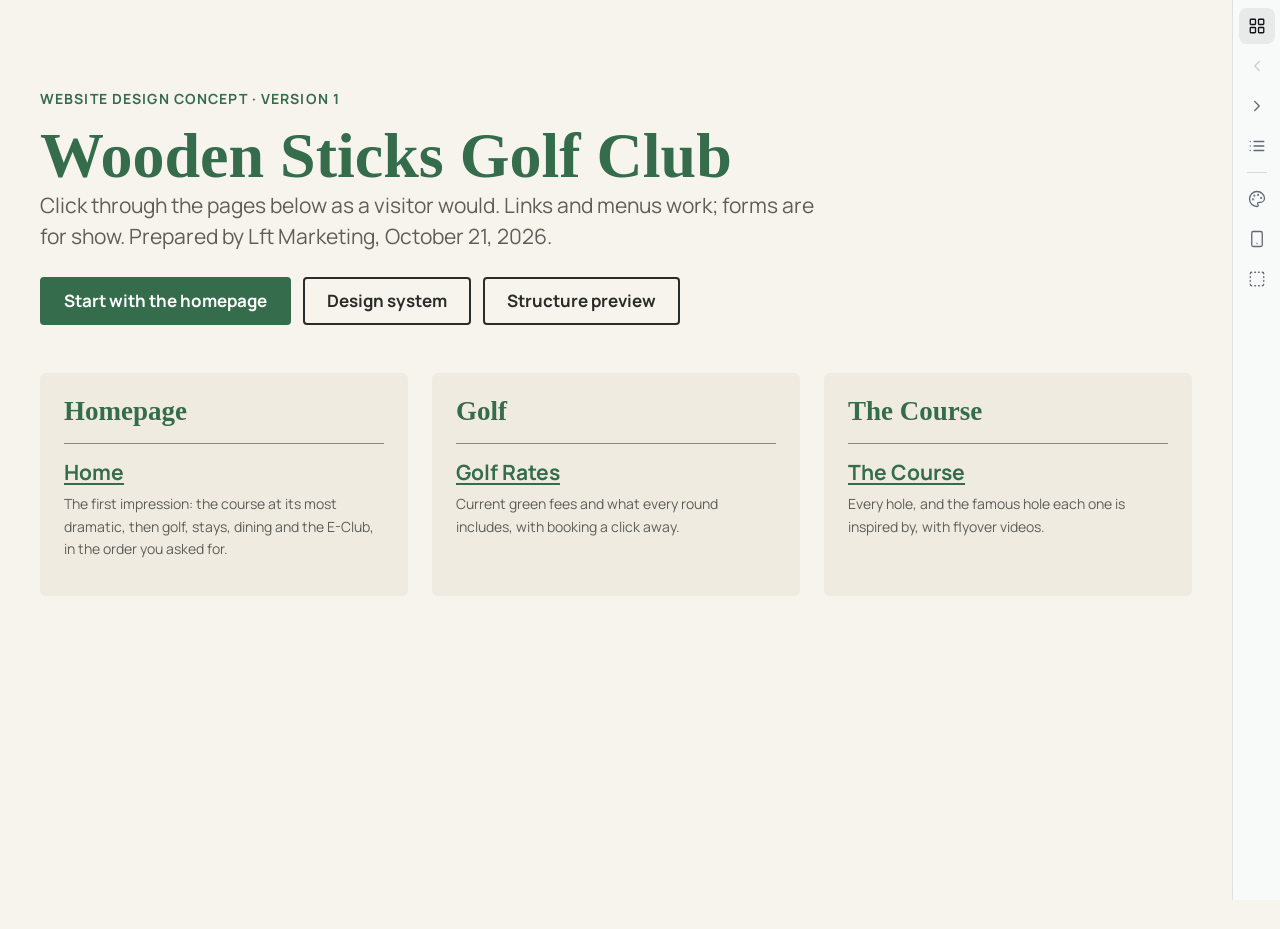
<file: index.html>
<!doctype html><meta charset="utf-8"><meta name="robots" content="noindex, nofollow"><meta http-equiv="refresh" content="0; url=v1/index.html"><title>Wooden Sticks Golf Club design concept</title><a href="v1/index.html">Open the design concept</a>
</file>
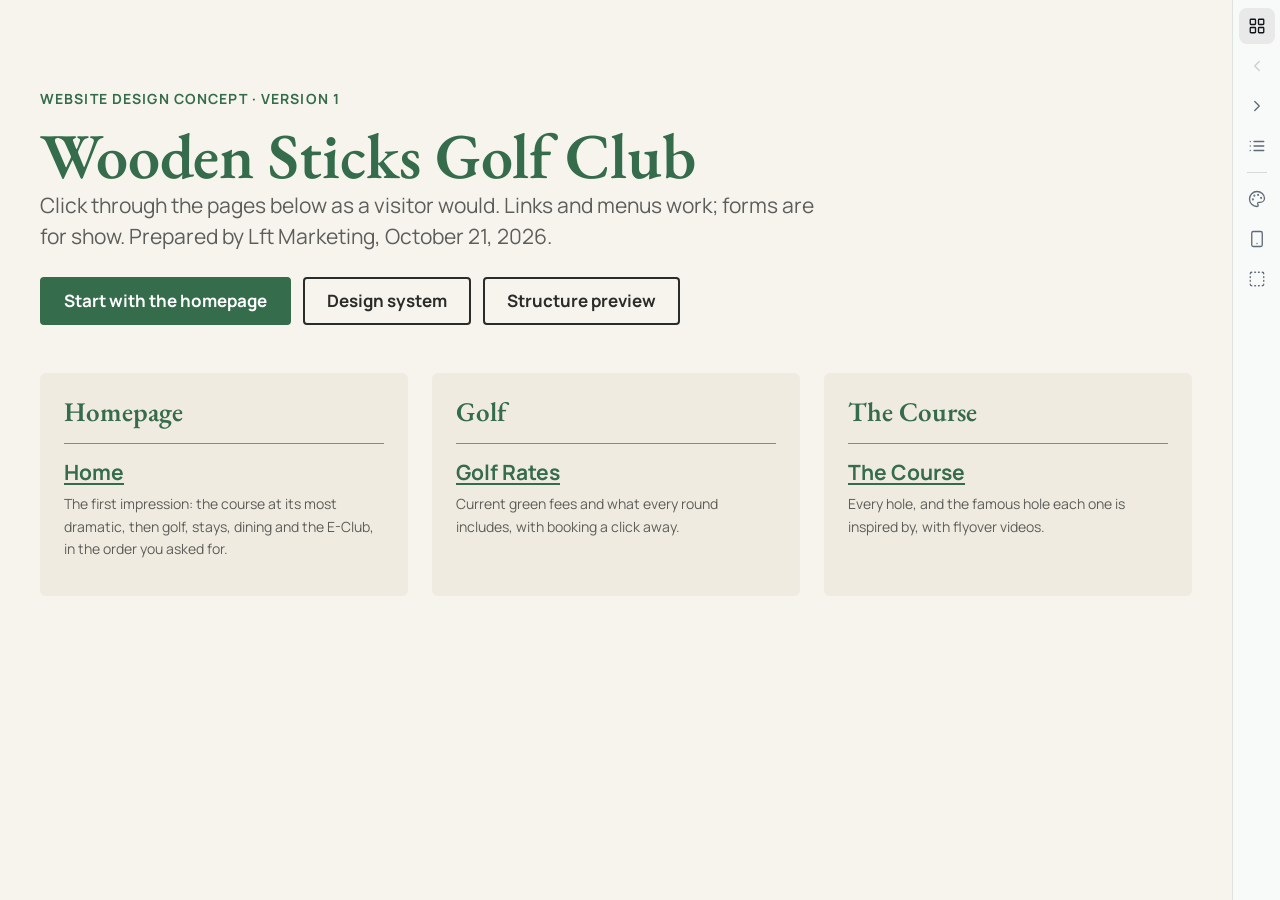
<file: v1/index.html>
<!doctype html>
<html lang="en-CA">
<head>
<meta charset="utf-8">
<meta name="viewport" content="width=device-width, initial-scale=1">
<meta name="robots" content="noindex, nofollow">
<title>Wooden Sticks Golf Club · design concept v1</title>
<link rel="preconnect" href="https://fonts.googleapis.com"><link rel="preconnect" href="https://fonts.gstatic.com" crossorigin>
<link rel="stylesheet" href="https://fonts.googleapis.com/css2?family=EB+Garamond:wght@500;600&amp;family=Manrope:wght@400;500;600&amp;display=swap">
<link rel="stylesheet" href="./assets/site.css">
<link rel="stylesheet" href="./assets/preview.css">

</head>
<body>
<nav class="pv-bar" aria-label="Design preview">
<a class="pv-i" href="./index.html" aria-label="Wooden Sticks Golf Club design concept, version 1: overview" data-tip="Wooden Sticks Golf Club design concept, version 1" aria-current="page"><svg viewBox="0 0 24 24" width="18" height="18" fill="none" stroke="currentColor" stroke-width="1.75" stroke-linecap="round" stroke-linejoin="round" aria-hidden="true" focusable="false"><rect width="7" height="7" x="3" y="3" rx="1"/><rect width="7" height="7" x="14" y="3" rx="1"/><rect width="7" height="7" x="14" y="14" rx="1"/><rect width="7" height="7" x="3" y="14" rx="1"/></svg></a>
<span class="pv-i pv-off" aria-hidden="true"><svg viewBox="0 0 24 24" width="18" height="18" fill="none" stroke="currentColor" stroke-width="1.75" stroke-linecap="round" stroke-linejoin="round" aria-hidden="true" focusable="false"><path d="m15 18-6-6 6-6"/></svg></span><a class="pv-i" rel="next" href="home/index.html" aria-label="Next page: Home" data-tip="Next: Home (→)"><svg viewBox="0 0 24 24" width="18" height="18" fill="none" stroke="currentColor" stroke-width="1.75" stroke-linecap="round" stroke-linejoin="round" aria-hidden="true" focusable="false"><path d="m9 18 6-6-6-6"/></svg></a>
<button type="button" class="pv-i" id="pv-pages" aria-expanded="false" aria-controls="pv-pages-menu" aria-label="Pages (now: Cover)" data-tip="Pages · Cover"><svg viewBox="0 0 24 24" width="18" height="18" fill="none" stroke="currentColor" stroke-width="1.75" stroke-linecap="round" stroke-linejoin="round" aria-hidden="true" focusable="false"><path d="M3 12h.01"/><path d="M3 18h.01"/><path d="M3 6h.01"/><path d="M8 12h13"/><path d="M8 18h13"/><path d="M8 6h13"/></svg></button>
<div class="pv-menu" id="pv-pages-menu" hidden><p class="pv-group">Homepage</p><ul><li><a href="home/index.html">Home</a></li></ul><p class="pv-group">Golf</p><ul><li><a href="golf/green-fee-rates/index.html">Golf Rates</a></li></ul><p class="pv-group">The Course</p><ul><li><a href="the-course/index.html">The Course</a></li></ul></div>
<span class="pv-sep" aria-hidden="true"></span>
<a class="pv-i" href="./design-system/index.html" aria-label="Design system" data-tip="Design system"><svg viewBox="0 0 24 24" width="18" height="18" fill="none" stroke="currentColor" stroke-width="1.75" stroke-linecap="round" stroke-linejoin="round" aria-hidden="true" focusable="false"><circle cx="13.5" cy="6.5" r=".5" fill="currentColor"/><circle cx="17.5" cy="10.5" r=".5" fill="currentColor"/><circle cx="8.5" cy="7.5" r=".5" fill="currentColor"/><circle cx="6.5" cy="12.5" r=".5" fill="currentColor"/><path d="M12 2C6.5 2 2 6.5 2 12s4.5 10 10 10c.926 0 1.648-.746 1.648-1.688 0-.437-.18-.835-.437-1.125-.29-.289-.438-.652-.438-1.125a1.64 1.64 0 0 1 1.668-1.668h1.996c3.051 0 5.555-2.503 5.555-5.554C21.965 6.012 17.461 2 12 2z"/></svg></a>
<button type="button" class="pv-i" id="pv-mobile" aria-pressed="false" aria-label="Phone width" data-tip="Phone width"><svg viewBox="0 0 24 24" width="18" height="18" fill="none" stroke="currentColor" stroke-width="1.75" stroke-linecap="round" stroke-linejoin="round" aria-hidden="true" focusable="false"><rect width="14" height="20" x="5" y="2" rx="2" ry="2"/><path d="M12 18h.01"/></svg></button>
<button type="button" class="pv-i" id="pv-structure" aria-pressed="false" aria-label="Structure only" data-tip="Structure only"><svg viewBox="0 0 24 24" width="18" height="18" fill="none" stroke="currentColor" stroke-width="1.75" stroke-linecap="round" stroke-linejoin="round" aria-hidden="true" focusable="false"><path d="M5 3a2 2 0 0 0-2 2"/><path d="M19 3a2 2 0 0 1 2 2"/><path d="M21 19a2 2 0 0 1-2 2"/><path d="M5 21a2 2 0 0 1-2-2"/><path d="M9 3h1"/><path d="M9 21h1"/><path d="M14 3h1"/><path d="M14 21h1"/><path d="M3 9v1"/><path d="M21 9v1"/><path d="M3 14v1"/><path d="M21 14v1"/></svg></button>
<span class="pv-grow" aria-hidden="true"></span>
<button type="button" class="pv-i pv-approve" id="pv-approve" aria-label="Approve this version" data-tip="Approve this version"><svg viewBox="0 0 24 24" width="18" height="18" fill="none" stroke="currentColor" stroke-width="1.75" stroke-linecap="round" stroke-linejoin="round" aria-hidden="true" focusable="false"><path d="M20 6 9 17l-5-5"/></svg></button>
</nav>
<main id="main" class="sec t-default" style="min-height:100vh"><div class="wrap" style="padding-top:24px;padding-bottom:64px">
<div class="head" style="max-width:780px"><span class="eyebrow">Website design concept · Version 1</span><h1>Wooden Sticks Golf Club</h1><div class="lede"><p>Click through the pages below as a visitor would. Links and menus work; forms are for show. Prepared by Lft Marketing, October 21, 2026.</p></div><div class="btns"><a class="btn" href="home/index.html">Start with the homepage</a><a class="btn btn--ghost" href="design-system/index.html">Design system</a><a class="btn btn--ghost" href="home/index.html?structure=1">Structure preview</a></div></div>
<div class="grid" style="margin-top:48px"><section class="card" aria-labelledby="g-Homepage"><h2 id="g-Homepage" style="font-size:var(--text-xl)">Homepage</h2><ul style="list-style:none;padding:0;margin:8px 0 0"><li style="border-top:1px solid var(--color-border);padding:12px 0"><a href="home/index.html" style="font-weight:700;font-size:var(--text-lg)">Home</a><p class="meta" style="margin-top:4px">The first impression: the course at its most dramatic, then golf, stays, dining and the E-Club, in the order you asked for.</p></li></ul></section><section class="card" aria-labelledby="g-Golf"><h2 id="g-Golf" style="font-size:var(--text-xl)">Golf</h2><ul style="list-style:none;padding:0;margin:8px 0 0"><li style="border-top:1px solid var(--color-border);padding:12px 0"><a href="golf/green-fee-rates/index.html" style="font-weight:700;font-size:var(--text-lg)">Golf Rates</a><p class="meta" style="margin-top:4px">Current green fees and what every round includes, with booking a click away.</p></li></ul></section><section class="card" aria-labelledby="g-The-Course"><h2 id="g-The-Course" style="font-size:var(--text-xl)">The Course</h2><ul style="list-style:none;padding:0;margin:8px 0 0"><li style="border-top:1px solid var(--color-border);padding:12px 0"><a href="the-course/index.html" style="font-weight:700;font-size:var(--text-lg)">The Course</a><p class="meta" style="margin-top:4px">Every hole, and the famous hole each one is inspired by, with flyover videos.</p></li></ul></section></div>

</div></main>
<script src="./assets/config.js"></script>
<script src="./assets/preview.js"></script>
</body>
</html>
</file>
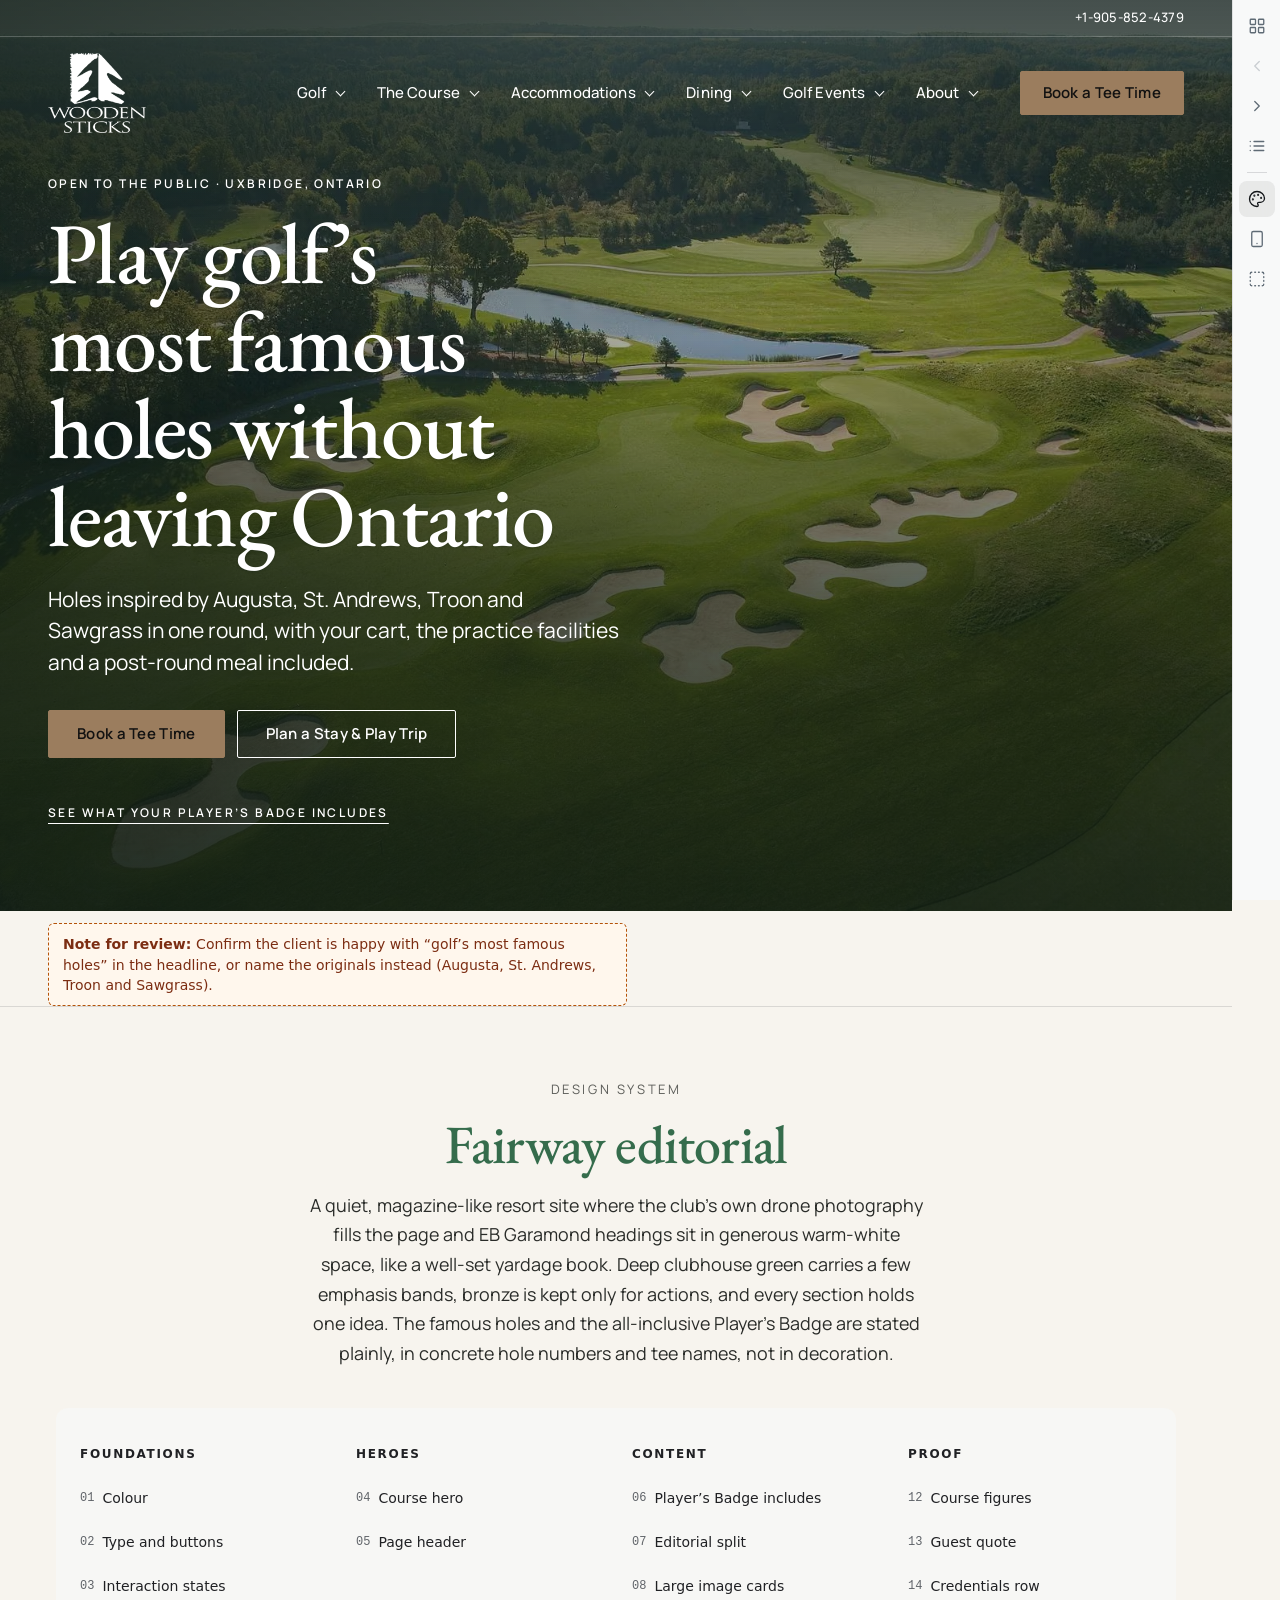
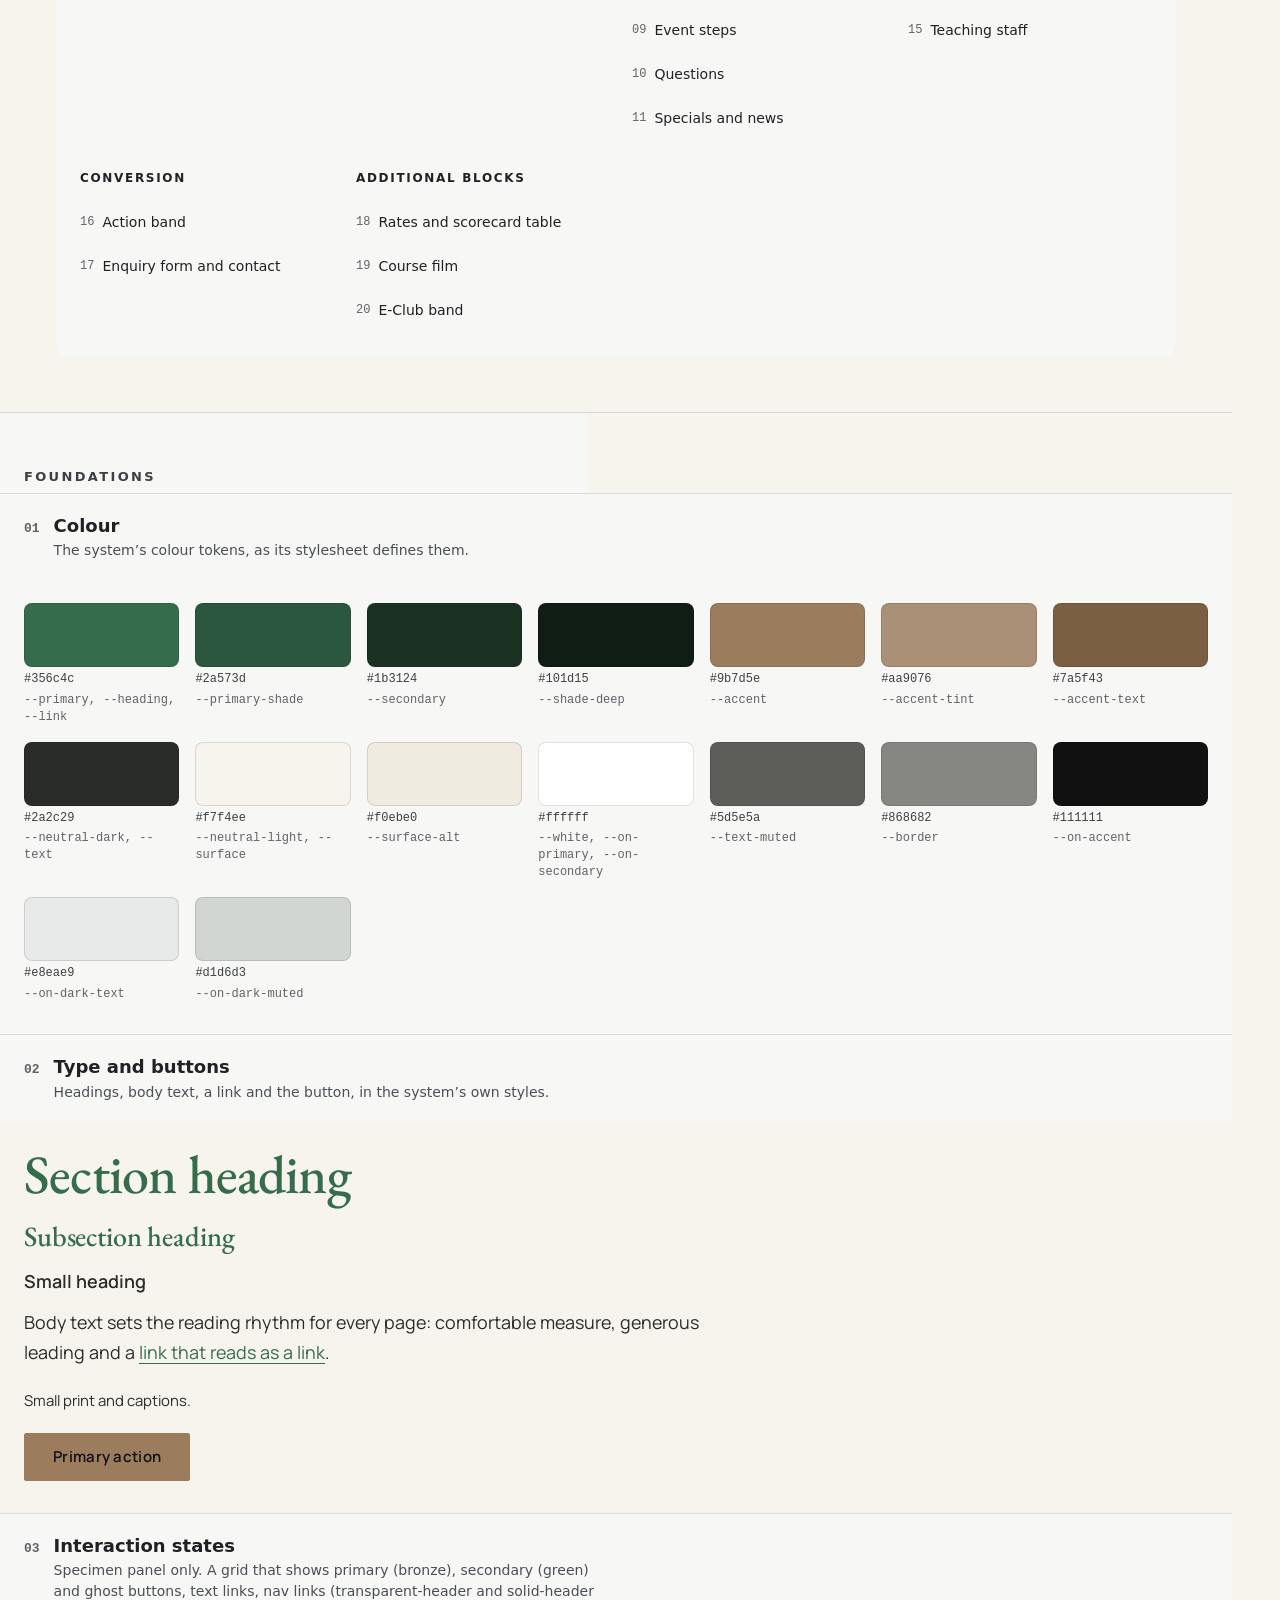
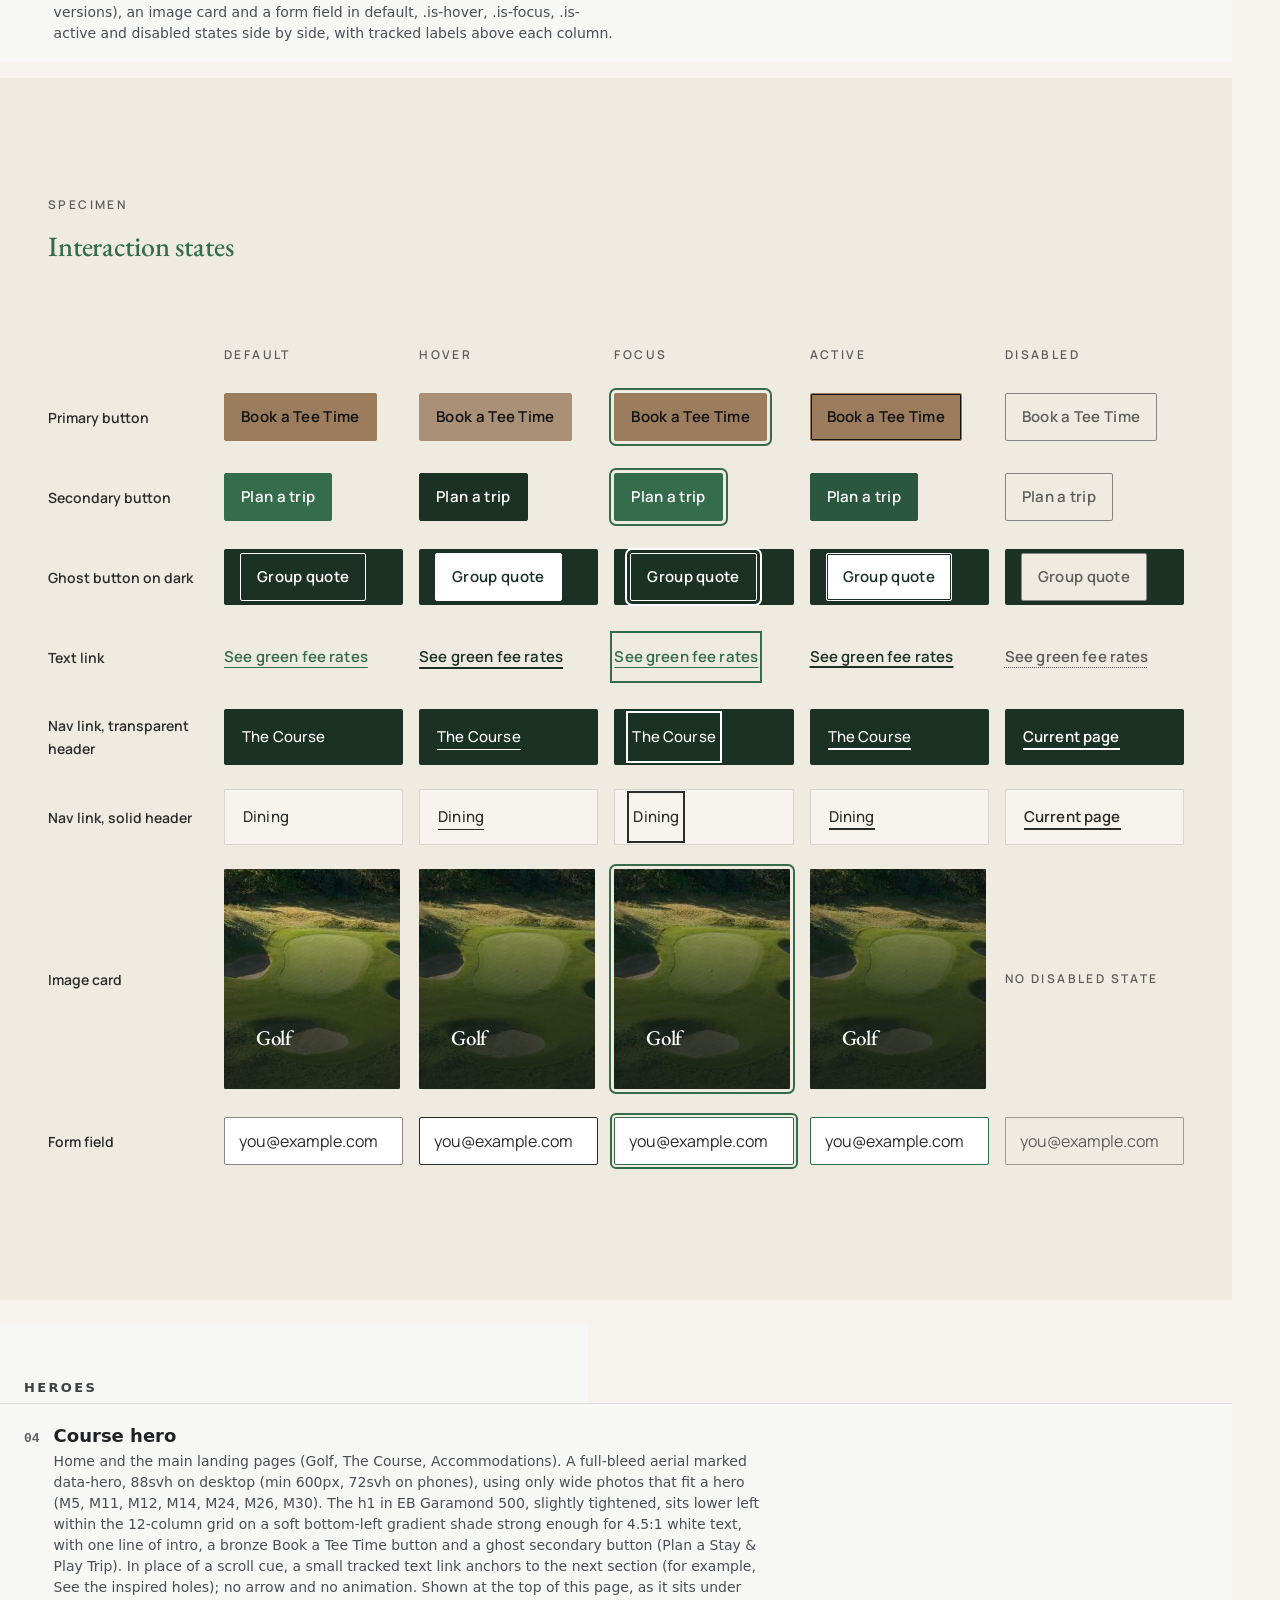
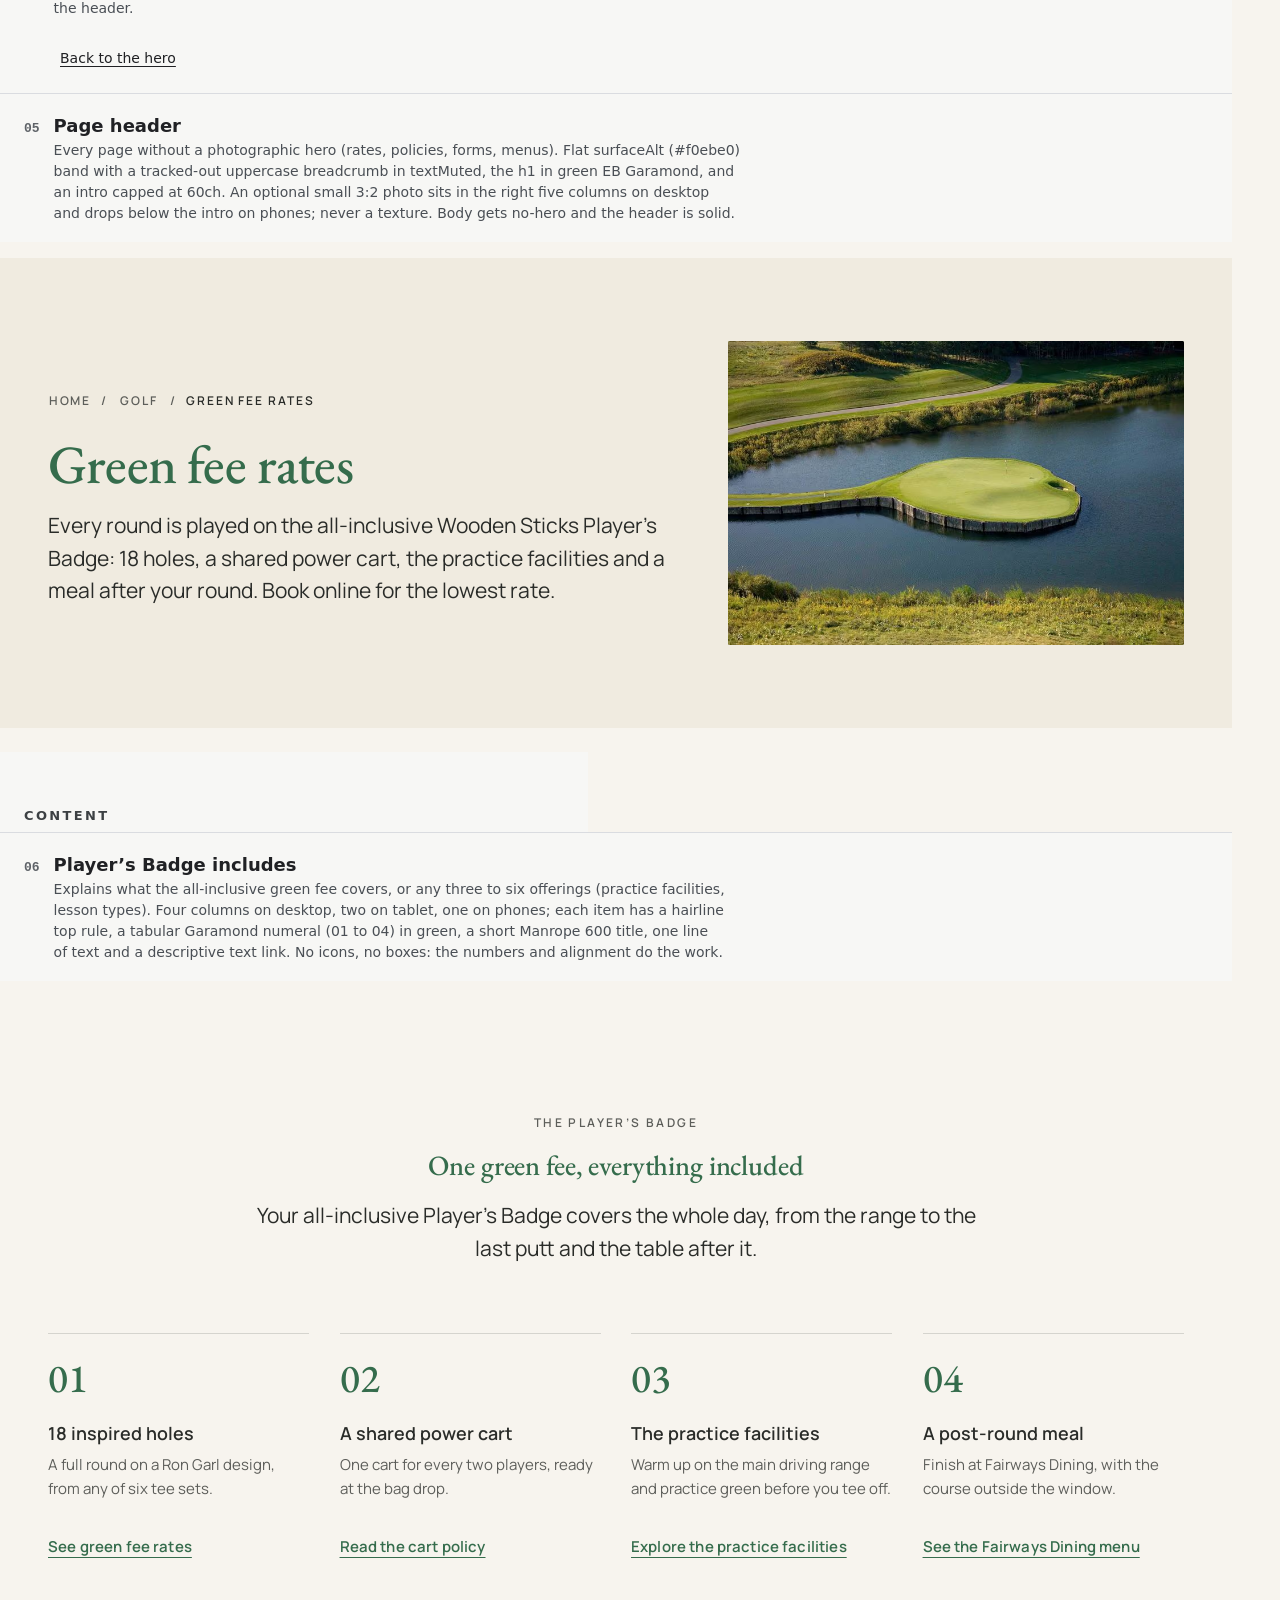
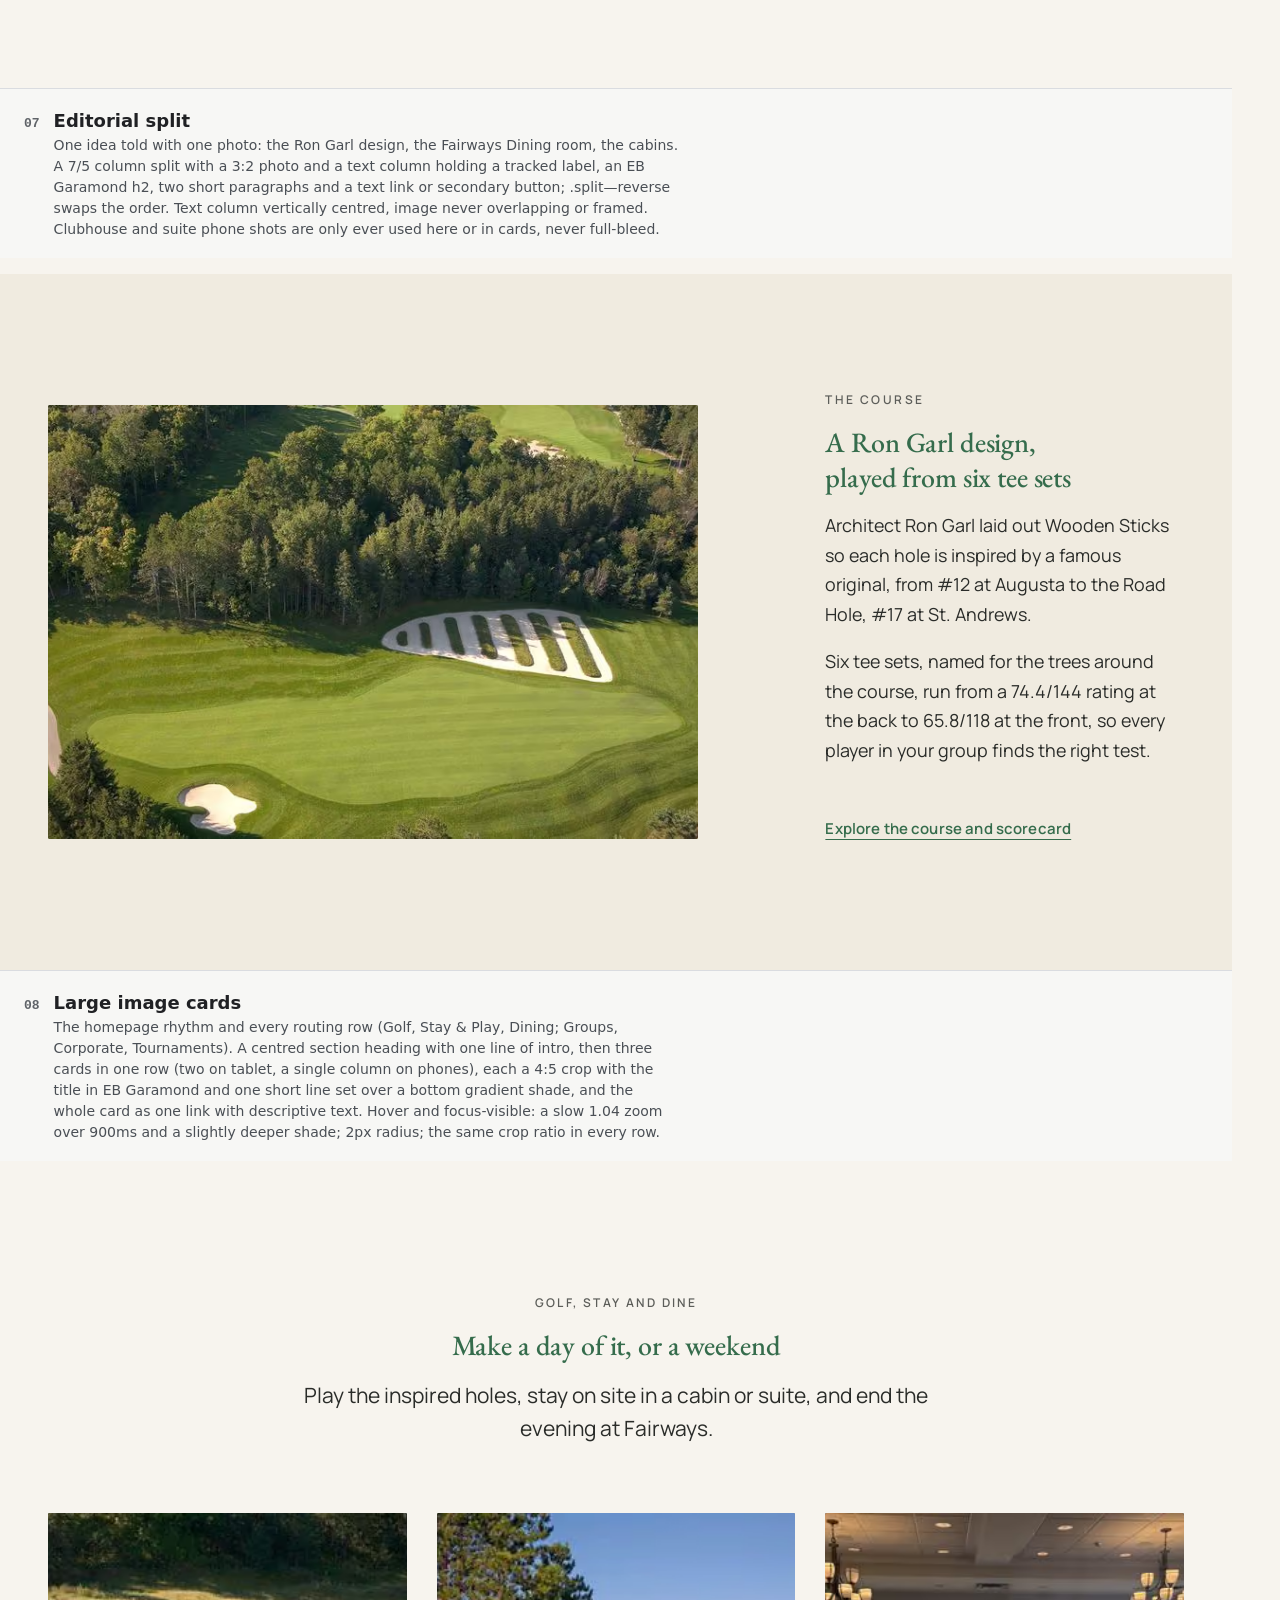
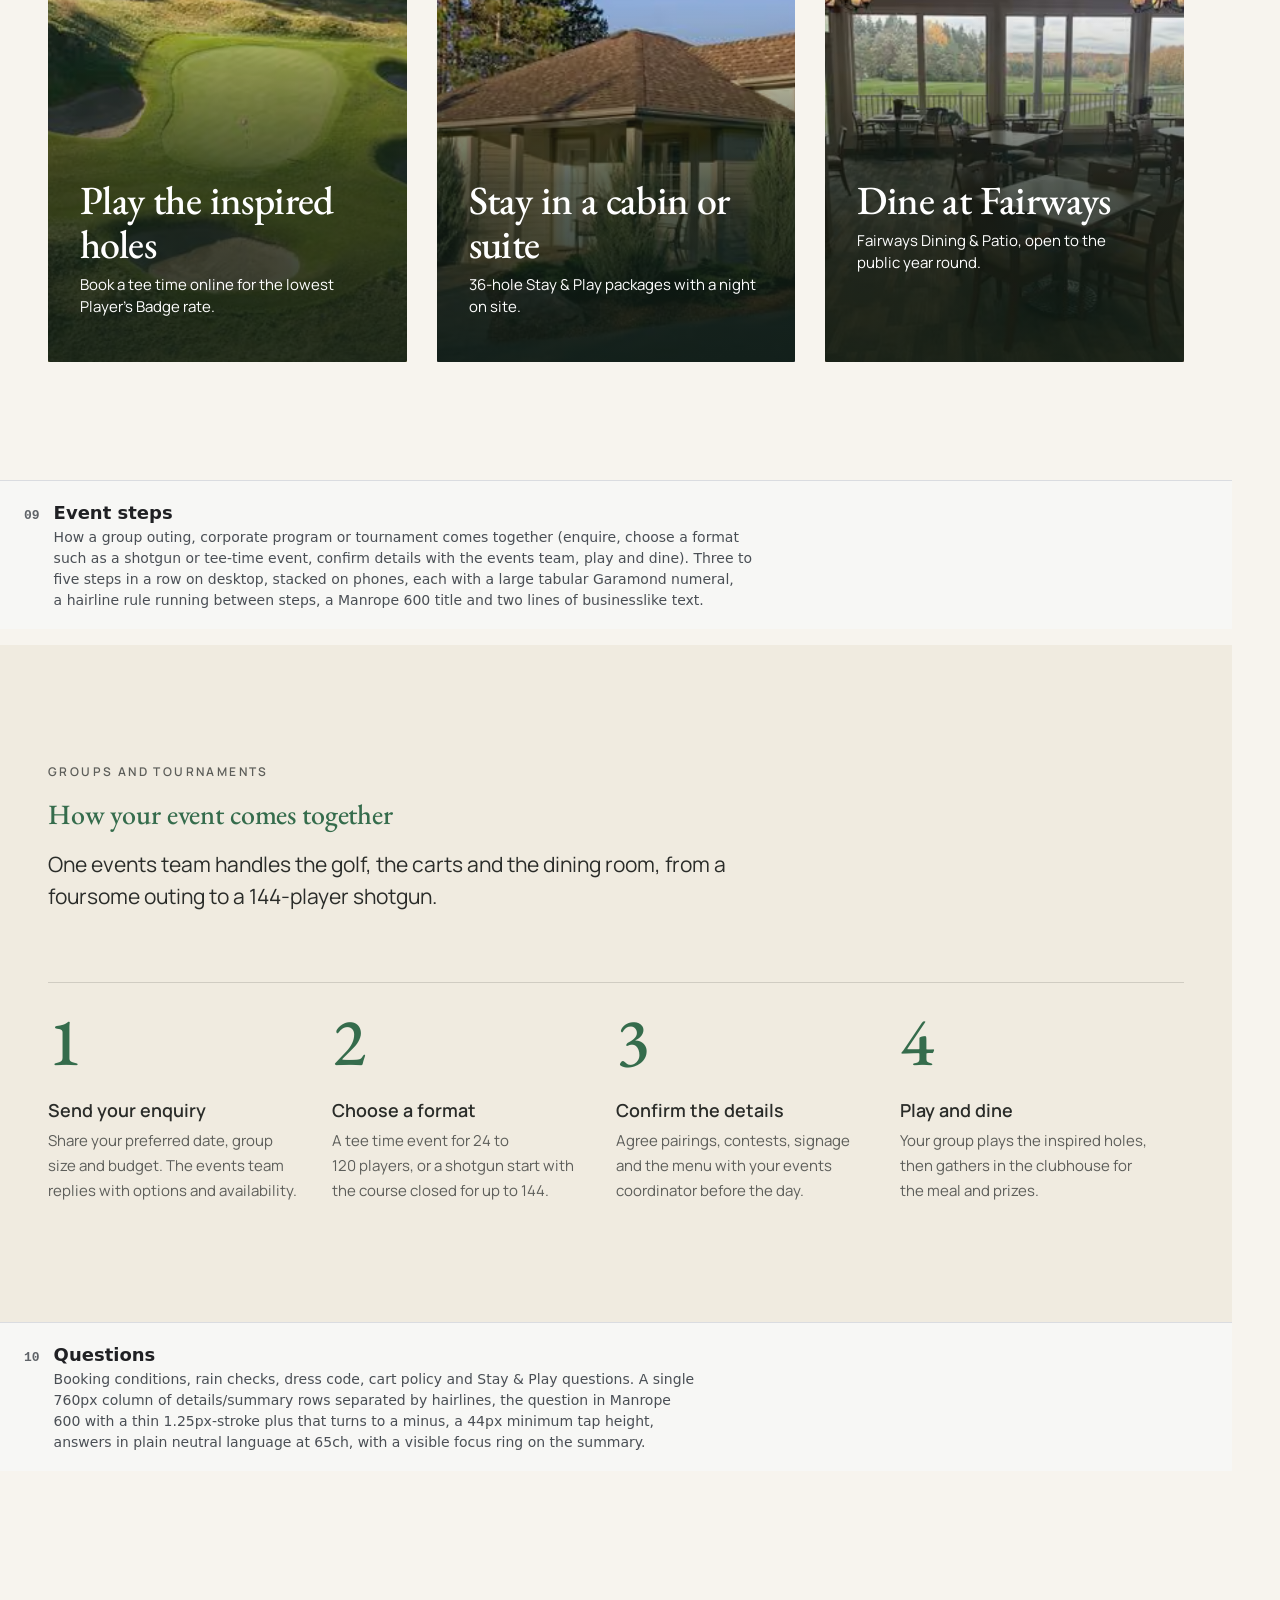
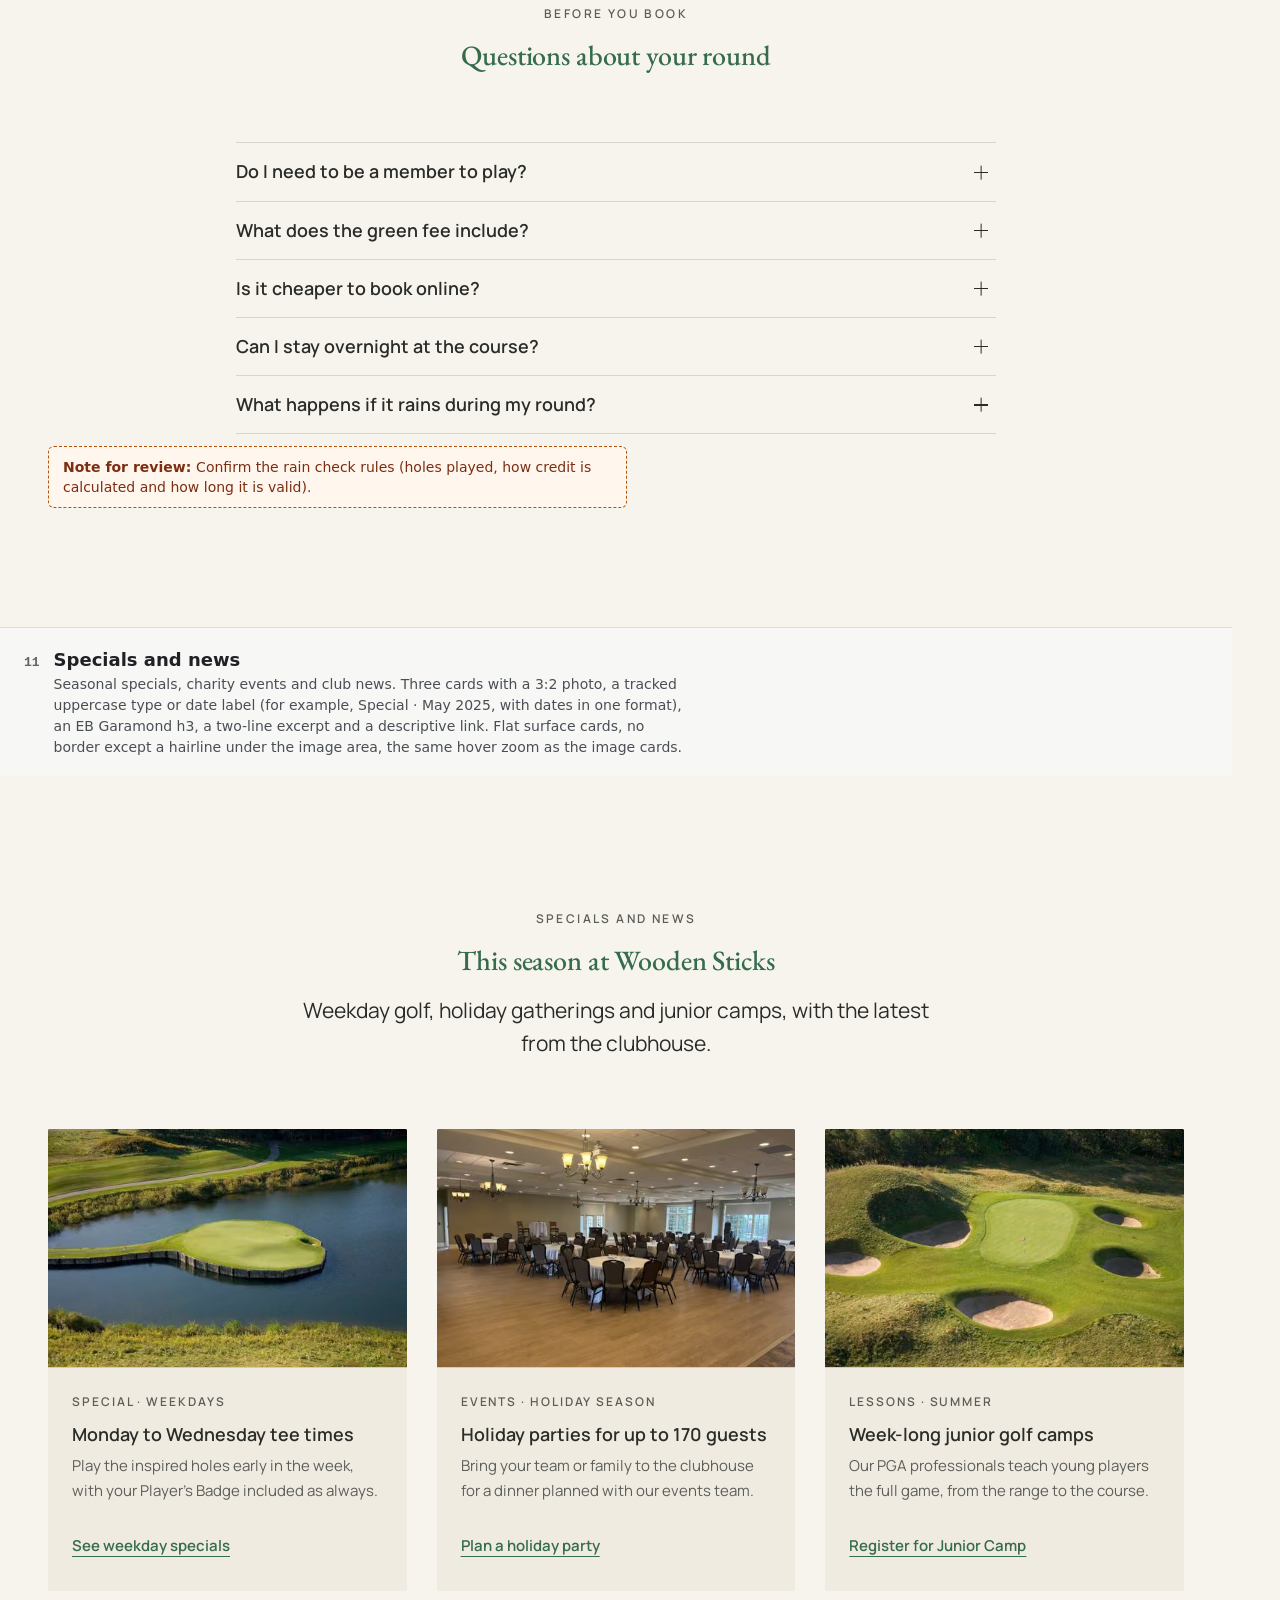
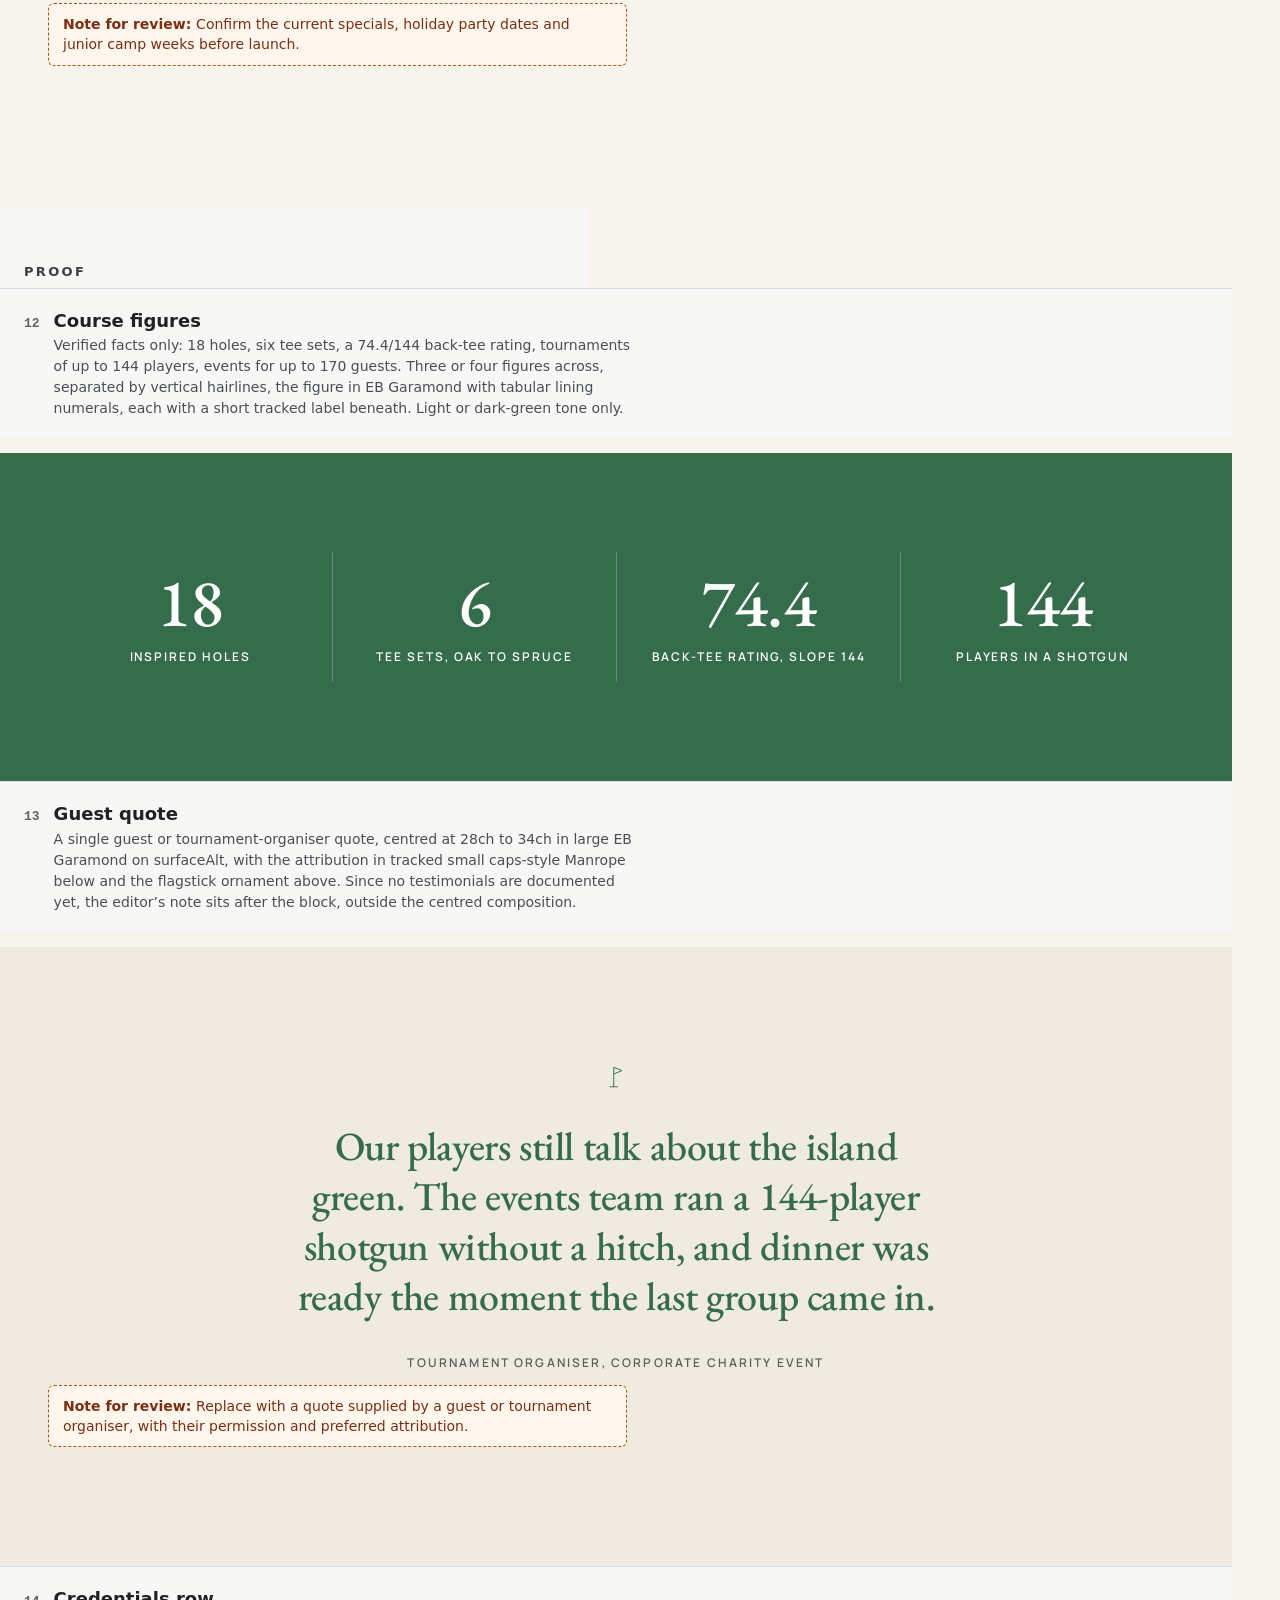
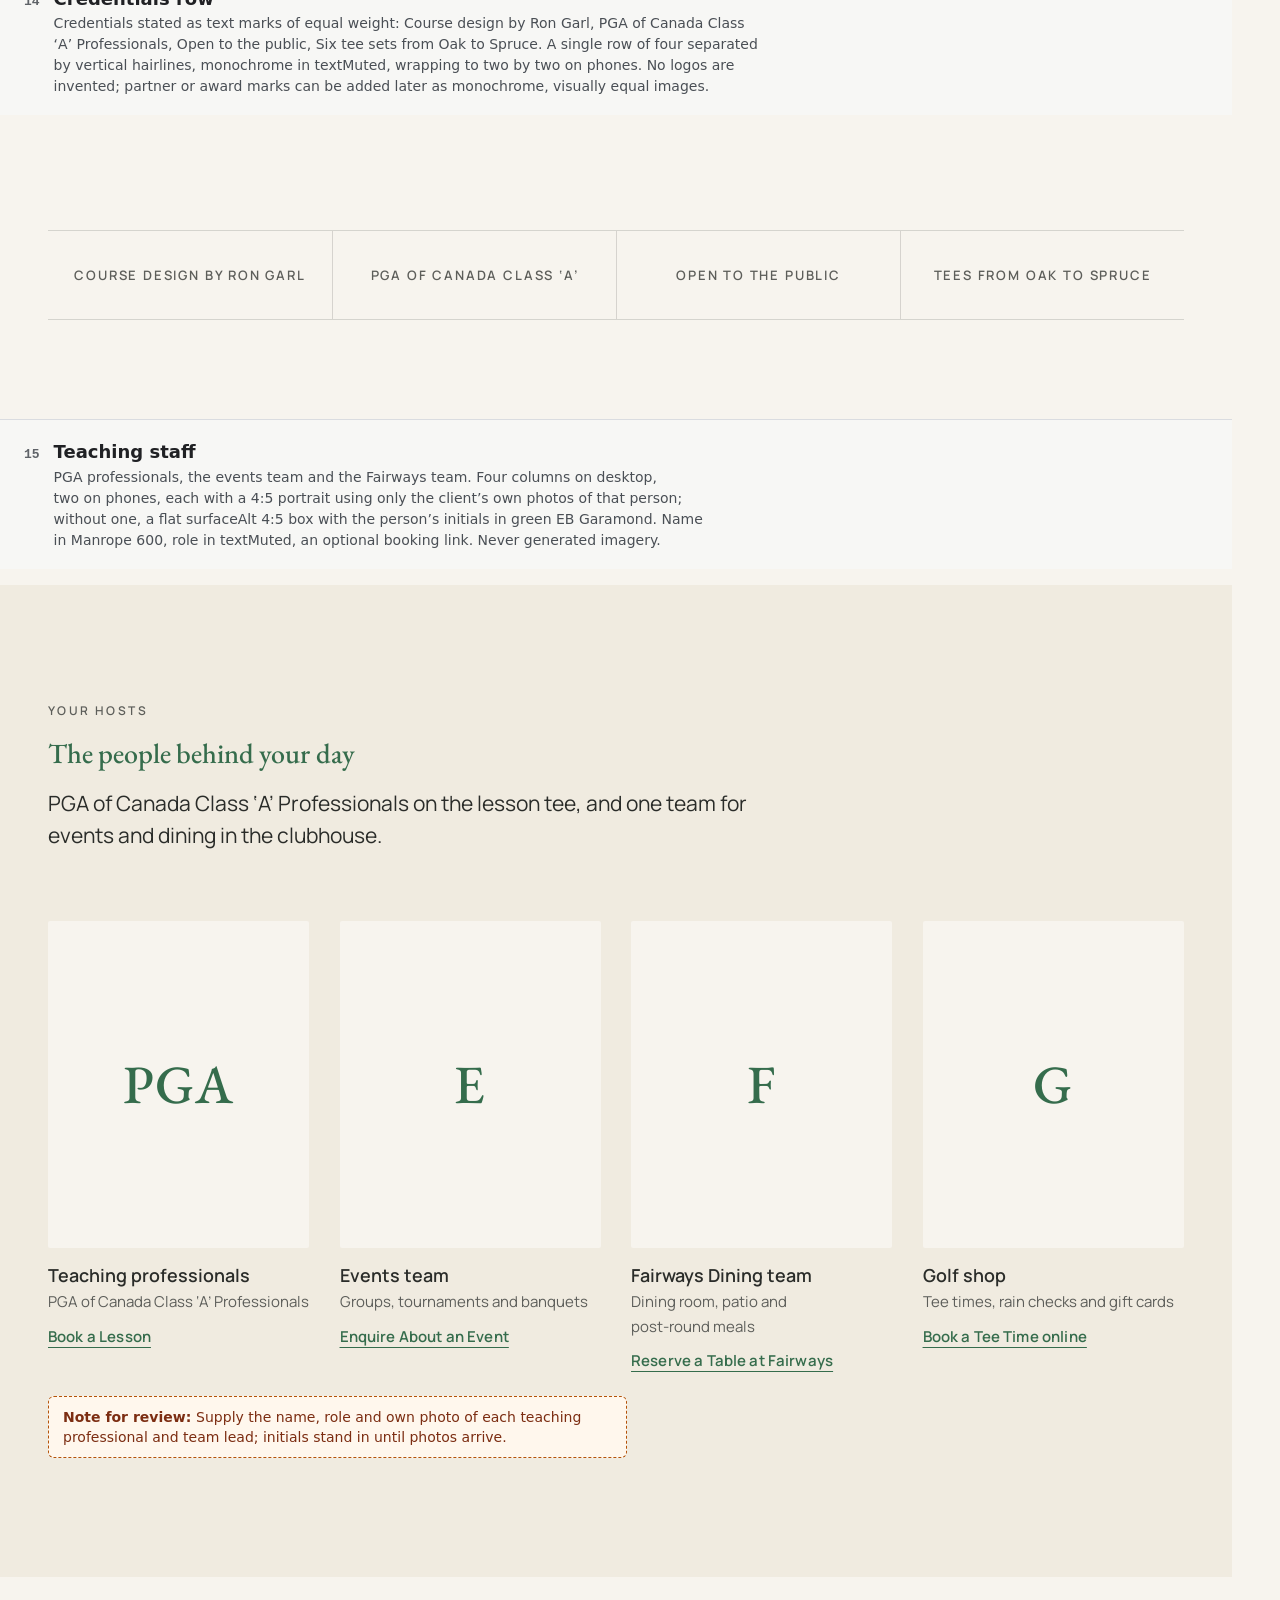
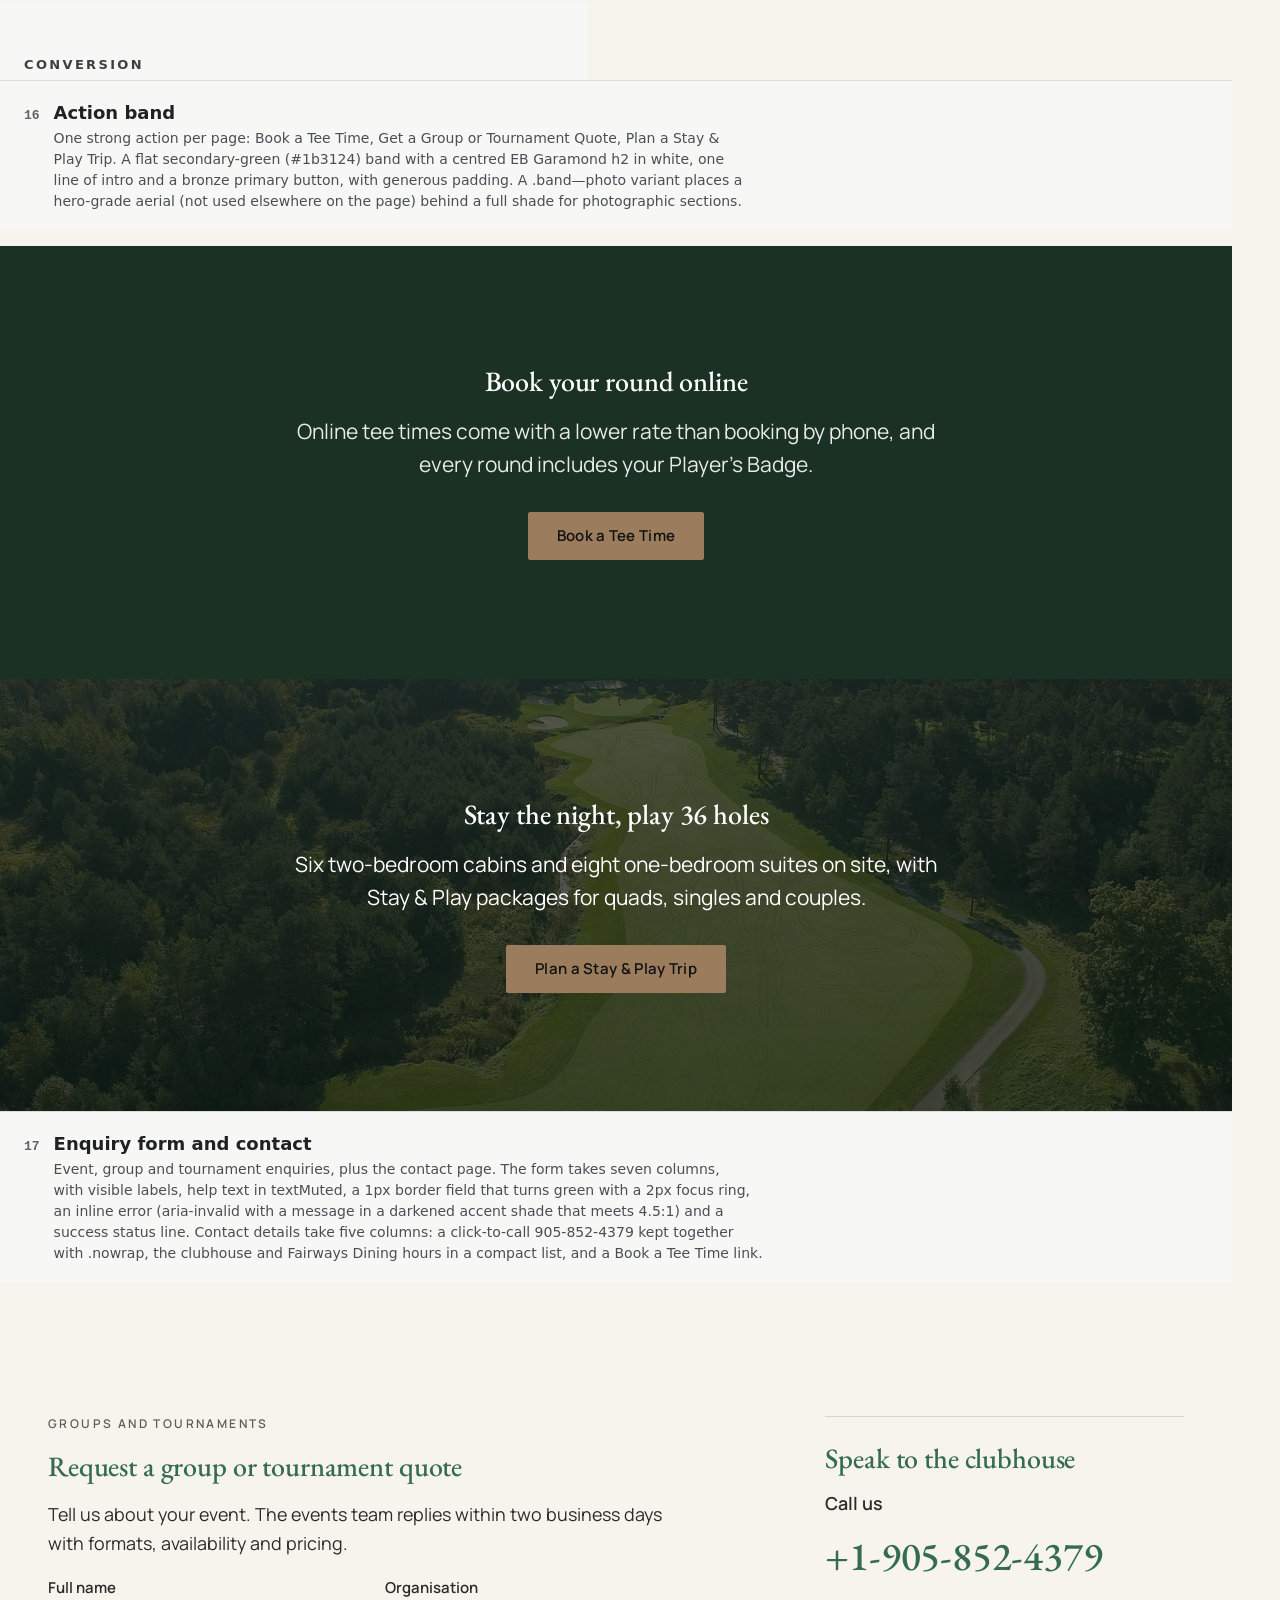
<file: v1/design-system/index.html>
<!doctype html>
<html lang="en-CA">
<head>
<meta charset="utf-8">
<meta name="viewport" content="width=device-width, initial-scale=1">
<meta name="robots" content="noindex, nofollow">
<title>Fairway editorial design system | Wooden Sticks Golf Club</title>
<meta name="description" content="A quiet, magazine-like resort site where the club's own drone photography fills the page and EB Garamond headings sit in generous warm-white space, like a ">
<meta property="og:type" content="website">
<meta property="og:title" content="Fairway editorial design system | Wooden Sticks Golf Club">
<meta property="og:description" content="A quiet, magazine-like resort site where the club's own drone photography fills the page and EB Garamond headings sit in generous warm-white space, like a ">
<meta property="og:image" content="../assets/og/design-system.jpg"><meta property="og:image:width" content="1200"><meta property="og:image:height" content="630"><meta name="twitter:card" content="summary_large_image">
<link rel="icon" type="image/png" sizes="32x32" href="../assets/brand/icon-32.png"><link rel="apple-touch-icon" href="../assets/brand/icon-180.png">
<link rel="preconnect" href="https://fonts.googleapis.com"><link rel="preconnect" href="https://fonts.gstatic.com" crossorigin>
<link rel="stylesheet" href="https://fonts.googleapis.com/css2?family=EB+Garamond:wght@500;600&amp;family=Manrope:wght@400;500;600&amp;display=swap">

<link rel="stylesheet" href="../assets/base.css">
<link rel="stylesheet" href="../assets/system.css">

<link rel="stylesheet" href="../assets/preview.css">
<script type="application/ld+json">{"@context":"https://schema.org","@type":"GolfCourse","name":"Wooden Sticks Golf Club","telephone":"+1-905-852-4379","address":{"@type":"PostalAddress","addressLocality":"Uxbridge","addressRegion":"ON","addressCountry":"CA"}}</script>
</head>
<body>
<nav class="pv-bar" aria-label="Design preview">
<a class="pv-i" href="../index.html" aria-label="Wooden Sticks Golf Club design concept, version 1: overview" data-tip="Wooden Sticks Golf Club design concept, version 1"><svg viewBox="0 0 24 24" width="18" height="18" fill="none" stroke="currentColor" stroke-width="1.75" stroke-linecap="round" stroke-linejoin="round" aria-hidden="true" focusable="false"><rect width="7" height="7" x="3" y="3" rx="1"/><rect width="7" height="7" x="14" y="3" rx="1"/><rect width="7" height="7" x="14" y="14" rx="1"/><rect width="7" height="7" x="3" y="14" rx="1"/></svg></a>
<span class="pv-i pv-off" aria-hidden="true"><svg viewBox="0 0 24 24" width="18" height="18" fill="none" stroke="currentColor" stroke-width="1.75" stroke-linecap="round" stroke-linejoin="round" aria-hidden="true" focusable="false"><path d="m15 18-6-6 6-6"/></svg></span><a class="pv-i" rel="next" href="../home/index.html" aria-label="Next page: Home" data-tip="Next: Home (→)"><svg viewBox="0 0 24 24" width="18" height="18" fill="none" stroke="currentColor" stroke-width="1.75" stroke-linecap="round" stroke-linejoin="round" aria-hidden="true" focusable="false"><path d="m9 18 6-6-6-6"/></svg></a>
<button type="button" class="pv-i" id="pv-pages" aria-expanded="false" aria-controls="pv-pages-menu" aria-label="Pages (now: Design system)" data-tip="Pages · Design system"><svg viewBox="0 0 24 24" width="18" height="18" fill="none" stroke="currentColor" stroke-width="1.75" stroke-linecap="round" stroke-linejoin="round" aria-hidden="true" focusable="false"><path d="M3 12h.01"/><path d="M3 18h.01"/><path d="M3 6h.01"/><path d="M8 12h13"/><path d="M8 18h13"/><path d="M8 6h13"/></svg></button>
<div class="pv-menu" id="pv-pages-menu" hidden><p class="pv-group">Homepage</p><ul><li><a href="../home/index.html">Home</a></li></ul><p class="pv-group">Golf</p><ul><li><a href="../golf/green-fee-rates/index.html">Golf Rates</a></li></ul><p class="pv-group">The Course</p><ul><li><a href="../the-course/index.html">The Course</a></li></ul></div>
<span class="pv-sep" aria-hidden="true"></span>
<a class="pv-i" href="../design-system/index.html" aria-label="Design system" data-tip="Design system" aria-current="page"><svg viewBox="0 0 24 24" width="18" height="18" fill="none" stroke="currentColor" stroke-width="1.75" stroke-linecap="round" stroke-linejoin="round" aria-hidden="true" focusable="false"><circle cx="13.5" cy="6.5" r=".5" fill="currentColor"/><circle cx="17.5" cy="10.5" r=".5" fill="currentColor"/><circle cx="8.5" cy="7.5" r=".5" fill="currentColor"/><circle cx="6.5" cy="12.5" r=".5" fill="currentColor"/><path d="M12 2C6.5 2 2 6.5 2 12s4.5 10 10 10c.926 0 1.648-.746 1.648-1.688 0-.437-.18-.835-.437-1.125-.29-.289-.438-.652-.438-1.125a1.64 1.64 0 0 1 1.668-1.668h1.996c3.051 0 5.555-2.503 5.555-5.554C21.965 6.012 17.461 2 12 2z"/></svg></a>
<button type="button" class="pv-i" id="pv-mobile" aria-pressed="false" aria-label="Phone width" data-tip="Phone width"><svg viewBox="0 0 24 24" width="18" height="18" fill="none" stroke="currentColor" stroke-width="1.75" stroke-linecap="round" stroke-linejoin="round" aria-hidden="true" focusable="false"><rect width="14" height="20" x="5" y="2" rx="2" ry="2"/><path d="M12 18h.01"/></svg></button>
<button type="button" class="pv-i" id="pv-structure" aria-pressed="false" aria-label="Structure only" data-tip="Structure only"><svg viewBox="0 0 24 24" width="18" height="18" fill="none" stroke="currentColor" stroke-width="1.75" stroke-linecap="round" stroke-linejoin="round" aria-hidden="true" focusable="false"><path d="M5 3a2 2 0 0 0-2 2"/><path d="M19 3a2 2 0 0 1 2 2"/><path d="M21 19a2 2 0 0 1-2 2"/><path d="M5 21a2 2 0 0 1-2-2"/><path d="M9 3h1"/><path d="M9 21h1"/><path d="M14 3h1"/><path d="M14 21h1"/><path d="M3 9v1"/><path d="M21 9v1"/><path d="M3 14v1"/><path d="M21 14v1"/></svg></button>
<span class="pv-grow" aria-hidden="true"></span>
<button type="button" class="pv-i pv-approve" id="pv-approve" aria-label="Approve this version" data-tip="Approve this version"><svg viewBox="0 0 24 24" width="18" height="18" fill="none" stroke="currentColor" stroke-width="1.75" stroke-linecap="round" stroke-linejoin="round" aria-hidden="true" focusable="false"><path d="M20 6 9 17l-5-5"/></svg></button>
</nav>
<header class="site-header site-header--over-hero" data-header><a class="skip-link" href="#main">Skip to main content</a><div class="utility-bar"><div class="utility-inner"><nav class="utility-nav" aria-label="Utility"><ul class="utility-list"><li><a href="tel:+19058524379">+1-905-852-4379</a></li></ul></nav></div></div><div class="header-bar"><div class="header-inner"><a class="brand" href="../home/index.html" aria-label="Wooden Sticks Golf Club home"><img class="brand-logo brand-logo--on-dark" src="../assets/brand/logo-on-dark.png" alt="" width="174" height="142"><img class="brand-logo brand-logo--on-light" src="../assets/brand/logo-on-light.png" alt="" width="174" height="142"></a><nav class="main-nav" id="main-nav" aria-label="Main"><ul class="nav-list"><li class="nav-item has-children"><a class="nav-link" href="#" data-unbuilt="1">Golf</a><button class="submenu-toggle" type="button" data-submenu-toggle aria-expanded="false" aria-controls="sub-golf"><span class="sr-only">Golf pages</span></button><ul class="submenu" id="sub-golf"><li class="nav-item"><a class="nav-link" href="../golf/green-fee-rates/index.html">Golf Rates</a></li><li class="nav-item"><a class="nav-link" href="#" data-unbuilt="1">Book a Tee Time</a></li><li class="nav-item"><a class="nav-link" href="#" data-unbuilt="1">Gift Cards &amp; Specials</a></li><li class="nav-item"><a class="nav-link" href="#" data-unbuilt="1">Lessons, Clinics &amp; Camps</a></li><li class="nav-item"><a class="nav-link" href="#" data-unbuilt="1">Memberships</a></li></ul></li><li class="nav-item has-children"><a class="nav-link" href="../the-course/index.html">The Course</a><button class="submenu-toggle" type="button" data-submenu-toggle aria-expanded="false" aria-controls="sub-the-course"><span class="sr-only">The Course pages</span></button><ul class="submenu" id="sub-the-course"><li class="nav-item"><a class="nav-link" href="#" data-unbuilt="1">Scorecard</a></li></ul></li><li class="nav-item has-children"><a class="nav-link" href="#" data-unbuilt="1">Accommodations</a><button class="submenu-toggle" type="button" data-submenu-toggle aria-expanded="false" aria-controls="sub-accommodations"><span class="sr-only">Accommodations pages</span></button><ul class="submenu" id="sub-accommodations"><li class="nav-item"><a class="nav-link" href="#" data-unbuilt="1">Cabins &amp; Suites</a></li><li class="nav-item"><a class="nav-link" href="#" data-unbuilt="1">Quad Cabins</a></li><li class="nav-item"><a class="nav-link" href="#" data-unbuilt="1">Single Suites</a></li><li class="nav-item"><a class="nav-link" href="#" data-unbuilt="1">Couples Retreats</a></li></ul></li><li class="nav-item has-children"><a class="nav-link" href="#" data-unbuilt="1">Dining</a><button class="submenu-toggle" type="button" data-submenu-toggle aria-expanded="false" aria-controls="sub-dining"><span class="sr-only">Dining pages</span></button><ul class="submenu" id="sub-dining"><li class="nav-item"><a class="nav-link" href="#" data-unbuilt="1">Menus</a></li><li class="nav-item"><a class="nav-link" href="#" data-unbuilt="1">Private Events</a></li></ul></li><li class="nav-item has-children"><a class="nav-link" href="#" data-unbuilt="1">Golf Events</a><button class="submenu-toggle" type="button" data-submenu-toggle aria-expanded="false" aria-controls="sub-golf-events"><span class="sr-only">Golf Events pages</span></button><ul class="submenu submenu--mega" id="sub-golf-events"><li class="nav-item"><a class="nav-link" href="#" data-unbuilt="1">Tournaments</a></li><li class="nav-item"><a class="nav-link" href="#" data-unbuilt="1">Group Packages</a></li><li class="nav-item"><a class="nav-link" href="#" data-unbuilt="1">Corporate Golf Programs</a></li><li class="nav-item"><a class="nav-link" href="#" data-unbuilt="1">Golf Leagues</a></li><li class="nav-item"><a class="nav-link" href="#" data-unbuilt="1">Meeting Packages</a></li><li class="nav-item"><a class="nav-link" href="#" data-unbuilt="1">Events &amp; Sales Team</a></li></ul></li><li class="nav-item has-children"><a class="nav-link" href="#" data-unbuilt="1">About</a><button class="submenu-toggle" type="button" data-submenu-toggle aria-expanded="false" aria-controls="sub-about"><span class="sr-only">About pages</span></button><ul class="submenu" id="sub-about"><li class="nav-item"><a class="nav-link" href="#" data-unbuilt="1">Contact &amp; Hours</a></li><li class="nav-item"><a class="nav-link" href="#" data-unbuilt="1">News &amp; Events</a></li><li class="nav-item"><a class="nav-link" href="#" data-unbuilt="1">Community &amp; Charity</a></li><li class="nav-item"><a class="nav-link" href="#" data-unbuilt="1">Careers</a></li><li class="nav-item"><a class="nav-link" href="#" data-unbuilt="1">Join the E-Club</a></li></ul></li></ul></nav><a class="header-cta" href="#" aria-label="Book a Tee Time" data-unbuilt="1">Book a Tee Time</a><button class="menu-toggle" type="button" data-menu-toggle aria-controls="main-nav" aria-expanded="false"><span class="menu-toggle-label">Menu</span></button></div></div></header>
<main id="main">
<section class="hero" data-hero="" id="sb-hero">
  <div class="hero__media">
    <picture><source type="image/avif" srcset="../assets/media/6089eef0-51fe-46f0-8efc-9b838493d6fd-0779dc57d571/480.avif 480w, ../assets/media/6089eef0-51fe-46f0-8efc-9b838493d6fd-0779dc57d571/800.avif 800w, ../assets/media/6089eef0-51fe-46f0-8efc-9b838493d6fd-0779dc57d571/1200.avif 1200w, ../assets/media/6089eef0-51fe-46f0-8efc-9b838493d6fd-0779dc57d571/1600.avif 1600w, ../assets/media/6089eef0-51fe-46f0-8efc-9b838493d6fd-0779dc57d571/2400.avif 2400w, ../assets/media/6089eef0-51fe-46f0-8efc-9b838493d6fd-0779dc57d571/3200.avif 3200w" sizes="100vw"><source type="image/webp" srcset="../assets/media/6089eef0-51fe-46f0-8efc-9b838493d6fd-0779dc57d571/480.webp 480w, ../assets/media/6089eef0-51fe-46f0-8efc-9b838493d6fd-0779dc57d571/800.webp 800w, ../assets/media/6089eef0-51fe-46f0-8efc-9b838493d6fd-0779dc57d571/1200.webp 1200w, ../assets/media/6089eef0-51fe-46f0-8efc-9b838493d6fd-0779dc57d571/1600.webp 1600w, ../assets/media/6089eef0-51fe-46f0-8efc-9b838493d6fd-0779dc57d571/2400.webp 2400w, ../assets/media/6089eef0-51fe-46f0-8efc-9b838493d6fd-0779dc57d571/3200.webp 3200w" sizes="100vw"><img src="../assets/media/6089eef0-51fe-46f0-8efc-9b838493d6fd-0779dc57d571/1200.webp" alt="Aerial view of a Wooden Sticks hole with sculpted sand bunkers, a pond and tree-lined fairways beyond" width="3200" height="2265" loading="eager" fetchpriority="high" decoding="async" data-media-id="6089eef0-51fe-46f0-8efc-9b838493d6fd" data-max-width="3200" data-provenance="original" style="object-position:50% 50%;background-image:url([data-uri])"></picture>
  </div>
  <div class="hero__inner">
    <div class="hero__content" data-reveal="">
      <span class="eyebrow">Open to the public · Uxbridge, Ontario</span>
      <h1>Play golf’s most famous holes without leaving&nbsp;Ontario</h1>
      <p class="hero__intro">Holes inspired by Augusta, St. Andrews, Troon and Sawgrass in one round, with your cart, the practice facilities and a post-round meal&nbsp;included.</p>
      <div class="button-row">
        <a class="button" href="#" data-unbuilt="1">Book a Tee Time</a>
        <a class="button button--ghost" href="#" data-unbuilt="1">Plan a Stay &amp; Play Trip</a>
      </div>
      <a class="hero__next" href="#players-badge">See what your Player’s Badge includes</a>
    </div>
  </div>
</section>
<div class="container">
  <p class="editor-note">Confirm the client is happy with “golf’s most famous holes” in the headline, or name the originals instead (Augusta, St. Andrews, Troon and&nbsp;Sawgrass).</p>
</div><section class="specimen-intro" aria-label="About this design system"><div class="specimen-intro-inner"><p class="specimen-kicker">Design system</p><h2>Fairway editorial</h2><p>A quiet, magazine-like resort site where the club’s own drone photography fills the page and EB Garamond headings sit in generous warm-white space, like a well-set yardage book. Deep clubhouse green carries a few emphasis bands, bronze is kept only for actions, and every section holds one idea. The famous holes and the all-inclusive Player’s Badge are stated plainly, in concrete hole numbers and tee names, not in&nbsp;decoration.</p></div><nav class="specimen-toc" aria-label="Design system contents"><ol><li><a href="#sg-foundations">Foundations</a><ol><li><a href="#sb-colour"><span>01</span> Colour</a></li><li><a href="#sb-type"><span>02</span> Type and buttons</a></li><li><a href="#sb-14"><span>03</span> Interaction states</a></li></ol></li><li><a href="#sg-heroes">Heroes</a><ol><li><a href="#sb-hero"><span>04</span> Course hero</a></li><li><a href="#sb-1"><span>05</span> Page header</a></li></ol></li><li><a href="#sg-content">Content</a><ol><li><a href="#sb-2"><span>06</span> Player’s Badge includes</a></li><li><a href="#sb-3"><span>07</span> Editorial split</a></li><li><a href="#sb-4"><span>08</span> Large image cards</a></li><li><a href="#sb-5"><span>09</span> Event steps</a></li><li><a href="#sb-6"><span>10</span> Questions</a></li><li><a href="#sb-7"><span>11</span> Specials and news</a></li></ol></li><li><a href="#sg-proof">Proof</a><ol><li><a href="#sb-8"><span>12</span> Course figures</a></li><li><a href="#sb-9"><span>13</span> Guest quote</a></li><li><a href="#sb-10"><span>14</span> Credentials row</a></li><li><a href="#sb-11"><span>15</span> Teaching staff</a></li></ol></li><li><a href="#sg-conversion">Conversion</a><ol><li><a href="#sb-12"><span>16</span> Action band</a></li><li><a href="#sb-13"><span>17</span> Enquiry form and contact</a></li></ol></li><li><a href="#sg-extra">Additional blocks</a><ol><li><a href="#sb-15"><span>18</span> Rates and scorecard table</a></li><li><a href="#sb-16"><span>19</span> Course film</a></li><li><a href="#sb-17"><span>20</span> E-Club band</a></li></ol></li></ol></nav></section><section class="specimen-group" id="sg-foundations" aria-label="Foundations"><p class="specimen-group-title">Foundations</p><section class="specimen-item" id="sb-colour" aria-label="Colour"><div class="specimen-head"><span class="specimen-num">01</span><p class="specimen-name">Colour</p><p class="specimen-use">The system’s colour tokens, as its stylesheet defines&nbsp;them.</p></div><div class="specimen-demo"><div class="specimen-swatches"><div class="specimen-swatch"><span class="specimen-chip" style="background:#356c4c"></span><code class="specimen-value">#356c4c</code><code class="specimen-tokens">--primary, --heading, --link</code></div><div class="specimen-swatch"><span class="specimen-chip" style="background:#2a573d"></span><code class="specimen-value">#2a573d</code><code class="specimen-tokens">--primary-shade</code></div><div class="specimen-swatch"><span class="specimen-chip" style="background:#1b3124"></span><code class="specimen-value">#1b3124</code><code class="specimen-tokens">--secondary</code></div><div class="specimen-swatch"><span class="specimen-chip" style="background:#101d15"></span><code class="specimen-value">#101d15</code><code class="specimen-tokens">--shade-deep</code></div><div class="specimen-swatch"><span class="specimen-chip" style="background:#9b7d5e"></span><code class="specimen-value">#9b7d5e</code><code class="specimen-tokens">--accent</code></div><div class="specimen-swatch"><span class="specimen-chip" style="background:#aa9076"></span><code class="specimen-value">#aa9076</code><code class="specimen-tokens">--accent-tint</code></div><div class="specimen-swatch"><span class="specimen-chip" style="background:#7a5f43"></span><code class="specimen-value">#7a5f43</code><code class="specimen-tokens">--accent-text</code></div><div class="specimen-swatch"><span class="specimen-chip" style="background:#2a2c29"></span><code class="specimen-value">#2a2c29</code><code class="specimen-tokens">--neutral-dark, --text</code></div><div class="specimen-swatch"><span class="specimen-chip" style="background:#f7f4ee"></span><code class="specimen-value">#f7f4ee</code><code class="specimen-tokens">--neutral-light, --surface</code></div><div class="specimen-swatch"><span class="specimen-chip" style="background:#f0ebe0"></span><code class="specimen-value">#f0ebe0</code><code class="specimen-tokens">--surface-alt</code></div><div class="specimen-swatch"><span class="specimen-chip" style="background:#ffffff"></span><code class="specimen-value">#ffffff</code><code class="specimen-tokens">--white, --on-primary, --on-secondary</code></div><div class="specimen-swatch"><span class="specimen-chip" style="background:#5d5e5a"></span><code class="specimen-value">#5d5e5a</code><code class="specimen-tokens">--text-muted</code></div><div class="specimen-swatch"><span class="specimen-chip" style="background:#868682"></span><code class="specimen-value">#868682</code><code class="specimen-tokens">--border</code></div><div class="specimen-swatch"><span class="specimen-chip" style="background:#111111"></span><code class="specimen-value">#111111</code><code class="specimen-tokens">--on-accent</code></div><div class="specimen-swatch"><span class="specimen-chip" style="background:#e8eae9"></span><code class="specimen-value">#e8eae9</code><code class="specimen-tokens">--on-dark-text</code></div><div class="specimen-swatch"><span class="specimen-chip" style="background:#d1d6d3"></span><code class="specimen-value">#d1d6d3</code><code class="specimen-tokens">--on-dark-muted</code></div></div></div></section><section class="specimen-item" id="sb-type" aria-label="Type and buttons"><div class="specimen-head"><span class="specimen-num">02</span><p class="specimen-name">Type and buttons</p><p class="specimen-use">Headings, body text, a link and the button, in the system’s own&nbsp;styles.</p></div><div class="specimen-demo"><div class="specimen-type"><h2>Section heading</h2><h3>Subsection heading</h3><h4>Small heading</h4><p>Body text sets the reading rhythm for every page: comfortable measure, generous leading and a <a href="#sb-type">link that reads as a link</a>.</p><p><small>Small print and captions.</small></p><p><a class="button" href="#sb-type">Primary action</a></p></div></div></section><section class="specimen-item" id="sb-14" aria-label="Interaction states"><div class="specimen-head"><span class="specimen-num">03</span><p class="specimen-name">Interaction states</p><p class="specimen-use">Specimen panel only. A grid that shows primary (bronze), secondary (green) and ghost buttons, text links, nav links (transparent-header and solid-header versions), an image card and a form field in default, .is-hover, .is-focus, .is-active and disabled states side by side, with tracked labels above each&nbsp;column.</p></div><div class="specimen-demo"><section class="section section--alt">
  <div class="container">
    <header class="section-head section-head--left">
      <span class="eyebrow">Specimen</span>
      <h3>Interaction states</h3>
    </header>
    <div class="states">
      <div class="states__row states__row--head" aria-hidden="true">
        <span></span>
        <span class="states__label">Default</span>
        <span class="states__label">Hover</span>
        <span class="states__label">Focus</span>
        <span class="states__label">Active</span>
        <span class="states__label">Disabled</span>
      </div>

      <div class="states__row">
        <span class="states__rowhead">Primary button</span>
        <div class="states__item"><span class="states__state">Default</span><div class="states__cell"><a class="button" href="#" data-unbuilt="1">Book a Tee Time</a></div></div>
        <div class="states__item"><span class="states__state">Hover</span><div class="states__cell"><a class="button is-hover" href="#" data-unbuilt="1">Book a Tee Time</a></div></div>
        <div class="states__item"><span class="states__state">Focus</span><div class="states__cell"><a class="button is-focus" href="#" data-unbuilt="1">Book a Tee Time</a></div></div>
        <div class="states__item"><span class="states__state">Active</span><div class="states__cell"><a class="button is-active" href="#" data-unbuilt="1">Book a Tee Time</a></div></div>
        <div class="states__item"><span class="states__state">Disabled</span><div class="states__cell"><button class="button" type="button" disabled="">Book a Tee Time</button></div></div>
      </div>

      <div class="states__row">
        <span class="states__rowhead">Secondary button</span>
        <div class="states__item"><span class="states__state">Default</span><div class="states__cell"><a class="button button--secondary" href="#" data-unbuilt="1">Plan a trip</a></div></div>
        <div class="states__item"><span class="states__state">Hover</span><div class="states__cell"><a class="button button--secondary is-hover" href="#" data-unbuilt="1">Plan a trip</a></div></div>
        <div class="states__item"><span class="states__state">Focus</span><div class="states__cell"><a class="button button--secondary is-focus" href="#" data-unbuilt="1">Plan a trip</a></div></div>
        <div class="states__item"><span class="states__state">Active</span><div class="states__cell"><a class="button button--secondary is-active" href="#" data-unbuilt="1">Plan a trip</a></div></div>
        <div class="states__item"><span class="states__state">Disabled</span><div class="states__cell"><button class="button button--secondary" type="button" disabled="">Plan a trip</button></div></div>
      </div>

      <div class="states__row">
        <span class="states__rowhead">Ghost button on dark</span>
        <div class="states__item"><span class="states__state">Default</span><div class="states__cell states__cell--dark"><a class="button button--ghost" href="#" data-unbuilt="1">Group quote</a></div></div>
        <div class="states__item"><span class="states__state">Hover</span><div class="states__cell states__cell--dark"><a class="button button--ghost is-hover" href="#" data-unbuilt="1">Group quote</a></div></div>
        <div class="states__item"><span class="states__state">Focus</span><div class="states__cell states__cell--dark"><a class="button button--ghost is-focus" href="#" data-unbuilt="1">Group quote</a></div></div>
        <div class="states__item"><span class="states__state">Active</span><div class="states__cell states__cell--dark"><a class="button button--ghost is-active" href="#" data-unbuilt="1">Group quote</a></div></div>
        <div class="states__item"><span class="states__state">Disabled</span><div class="states__cell states__cell--dark"><button class="button button--ghost" type="button" disabled="">Group quote</button></div></div>
      </div>

      <div class="states__row">
        <span class="states__rowhead">Text link</span>
        <div class="states__item"><span class="states__state">Default</span><div class="states__cell"><a class="text-link" href="../golf/green-fee-rates/index.html">See green fee rates</a></div></div>
        <div class="states__item"><span class="states__state">Hover</span><div class="states__cell"><a class="text-link is-hover" href="../golf/green-fee-rates/index.html">See green fee rates</a></div></div>
        <div class="states__item"><span class="states__state">Focus</span><div class="states__cell"><a class="text-link is-focus" href="../golf/green-fee-rates/index.html">See green fee rates</a></div></div>
        <div class="states__item"><span class="states__state">Active</span><div class="states__cell"><a class="text-link is-active" href="../golf/green-fee-rates/index.html">See green fee rates</a></div></div>
        <div class="states__item"><span class="states__state">Disabled</span><div class="states__cell"><a class="text-link is-disabled" aria-disabled="true">See green fee rates</a></div></div>
      </div>

      <div class="states__row">
        <span class="states__rowhead">Nav link, transparent header</span>
        <div class="states__item"><span class="states__state">Default</span><div class="states__cell states__cell--dark"><a class="nav-link" href="../the-course/index.html">The Course</a></div></div>
        <div class="states__item"><span class="states__state">Hover</span><div class="states__cell states__cell--dark"><a class="nav-link is-hover" href="../the-course/index.html">The Course</a></div></div>
        <div class="states__item"><span class="states__state">Focus</span><div class="states__cell states__cell--dark"><a class="nav-link is-focus" href="../the-course/index.html">The Course</a></div></div>
        <div class="states__item"><span class="states__state">Active</span><div class="states__cell states__cell--dark"><a class="nav-link is-active" href="../the-course/index.html">The Course</a></div></div>
        <div class="states__item"><span class="states__state">Current</span><div class="states__cell states__cell--dark"><a class="nav-link is-current" href="../the-course/index.html" aria-current="page">Current page</a></div></div>
      </div>

      <div class="states__row">
        <span class="states__rowhead">Nav link, solid header</span>
        <div class="states__item"><span class="states__state">Default</span><div class="states__cell states__cell--light"><a class="nav-link" href="#" data-unbuilt="1">Dining</a></div></div>
        <div class="states__item"><span class="states__state">Hover</span><div class="states__cell states__cell--light"><a class="nav-link is-hover" href="#" data-unbuilt="1">Dining</a></div></div>
        <div class="states__item"><span class="states__state">Focus</span><div class="states__cell states__cell--light"><a class="nav-link is-focus" href="#" data-unbuilt="1">Dining</a></div></div>
        <div class="states__item"><span class="states__state">Active</span><div class="states__cell states__cell--light"><a class="nav-link is-active" href="#" data-unbuilt="1">Dining</a></div></div>
        <div class="states__item"><span class="states__state">Current</span><div class="states__cell states__cell--light"><a class="nav-link is-current" href="#" aria-current="page" data-unbuilt="1">Current page</a></div></div>
      </div>

      <div class="states__row">
        <span class="states__rowhead">Image card</span>
        <div class="states__item"><span class="states__state">Default</span><div class="states__cell">
          <a class="tile" href="#" data-unbuilt="1">
            <picture><source type="image/avif" srcset="../assets/media/c52888a4-03c7-4585-bde3-77c258b1279c-ff95945f8d76/480.avif 480w, ../assets/media/c52888a4-03c7-4585-bde3-77c258b1279c-ff95945f8d76/800.avif 800w, ../assets/media/c52888a4-03c7-4585-bde3-77c258b1279c-ff95945f8d76/912.avif 912w" sizes="176px"><source type="image/webp" srcset="../assets/media/c52888a4-03c7-4585-bde3-77c258b1279c-ff95945f8d76/480.webp 480w, ../assets/media/c52888a4-03c7-4585-bde3-77c258b1279c-ff95945f8d76/800.webp 800w, ../assets/media/c52888a4-03c7-4585-bde3-77c258b1279c-ff95945f8d76/912.webp 912w" sizes="176px"><img src="../assets/media/c52888a4-03c7-4585-bde3-77c258b1279c-ff95945f8d76/912.webp" alt="Aerial view of a green with a flagstick surrounded by five deep bunkers" width="912" height="598" loading="lazy" decoding="async" data-media-id="c52888a4-03c7-4585-bde3-77c258b1279c" data-max-width="912" data-provenance="original" style="object-position:56% 45%;background-image:url([data-uri])"></picture>
            <span class="tile__body"><span class="tile__title">Golf</span></span>
          </a>
        </div></div>
        <div class="states__item"><span class="states__state">Hover</span><div class="states__cell">
          <a class="tile is-hover" href="#" data-unbuilt="1">
            <picture><source type="image/avif" srcset="../assets/media/c52888a4-03c7-4585-bde3-77c258b1279c-ff95945f8d76/480.avif 480w, ../assets/media/c52888a4-03c7-4585-bde3-77c258b1279c-ff95945f8d76/800.avif 800w, ../assets/media/c52888a4-03c7-4585-bde3-77c258b1279c-ff95945f8d76/912.avif 912w" sizes="176px"><source type="image/webp" srcset="../assets/media/c52888a4-03c7-4585-bde3-77c258b1279c-ff95945f8d76/480.webp 480w, ../assets/media/c52888a4-03c7-4585-bde3-77c258b1279c-ff95945f8d76/800.webp 800w, ../assets/media/c52888a4-03c7-4585-bde3-77c258b1279c-ff95945f8d76/912.webp 912w" sizes="176px"><img src="../assets/media/c52888a4-03c7-4585-bde3-77c258b1279c-ff95945f8d76/912.webp" alt="Aerial view of a green with a flagstick surrounded by five deep bunkers" width="912" height="598" loading="lazy" decoding="async" data-media-id="c52888a4-03c7-4585-bde3-77c258b1279c" data-max-width="912" data-provenance="original" style="object-position:56% 45%;background-image:url([data-uri])"></picture>
            <span class="tile__body"><span class="tile__title">Golf</span></span>
          </a>
        </div></div>
        <div class="states__item"><span class="states__state">Focus</span><div class="states__cell">
          <a class="tile is-focus" href="#" data-unbuilt="1">
            <picture><source type="image/avif" srcset="../assets/media/a49d0695-5f20-4ead-a855-cbf6e5a47b43-d57c7ac9be71/480.avif 480w, ../assets/media/a49d0695-5f20-4ead-a855-cbf6e5a47b43-d57c7ac9be71/800.avif 800w, ../assets/media/a49d0695-5f20-4ead-a855-cbf6e5a47b43-d57c7ac9be71/1200.avif 1200w" sizes="176px"><source type="image/webp" srcset="../assets/media/a49d0695-5f20-4ead-a855-cbf6e5a47b43-d57c7ac9be71/480.webp 480w, ../assets/media/a49d0695-5f20-4ead-a855-cbf6e5a47b43-d57c7ac9be71/800.webp 800w, ../assets/media/a49d0695-5f20-4ead-a855-cbf6e5a47b43-d57c7ac9be71/1200.webp 1200w" sizes="176px"><img src="../assets/media/a49d0695-5f20-4ead-a855-cbf6e5a47b43-d57c7ac9be71/1200.webp" alt="Aerial view of a green ringed by five deep sand bunkers and grassy mounds" width="1200" height="800" loading="lazy" decoding="async" data-media-id="a49d0695-5f20-4ead-a855-cbf6e5a47b43" data-max-width="1200" data-provenance="original" style="object-position:56% 45%;background-image:url([data-uri])"></picture>
            <span class="tile__body"><span class="tile__title">Golf</span></span>
          </a>
        </div></div>
        <div class="states__item"><span class="states__state">Active</span><div class="states__cell">
          <a class="tile is-active" href="#" data-unbuilt="1">
            <picture><source type="image/avif" srcset="../assets/media/a49d0695-5f20-4ead-a855-cbf6e5a47b43-d57c7ac9be71/480.avif 480w, ../assets/media/a49d0695-5f20-4ead-a855-cbf6e5a47b43-d57c7ac9be71/800.avif 800w, ../assets/media/a49d0695-5f20-4ead-a855-cbf6e5a47b43-d57c7ac9be71/1200.avif 1200w" sizes="176px"><source type="image/webp" srcset="../assets/media/a49d0695-5f20-4ead-a855-cbf6e5a47b43-d57c7ac9be71/480.webp 480w, ../assets/media/a49d0695-5f20-4ead-a855-cbf6e5a47b43-d57c7ac9be71/800.webp 800w, ../assets/media/a49d0695-5f20-4ead-a855-cbf6e5a47b43-d57c7ac9be71/1200.webp 1200w" sizes="176px"><img src="../assets/media/a49d0695-5f20-4ead-a855-cbf6e5a47b43-d57c7ac9be71/1200.webp" alt="Aerial view of a green ringed by five deep sand bunkers and grassy mounds" width="1200" height="800" loading="lazy" decoding="async" data-media-id="a49d0695-5f20-4ead-a855-cbf6e5a47b43" data-max-width="1200" data-provenance="original" style="object-position:56% 45%;background-image:url([data-uri])"></picture>
            <span class="tile__body"><span class="tile__title">Golf</span></span>
          </a>
        </div></div>
        <div class="states__item"><span class="states__state">Disabled</span><div class="states__cell"><span class="states__label">No disabled state</span></div></div>
      </div>

      <div class="states__row">
        <span class="states__rowhead">Form field</span>
        <div class="states__item"><span class="states__state">Default</span><div class="states__cell"><label class="sr-only" for="st-1">Email, default</label><input class="input" id="st-1" type="email" value="you@example.com"></div></div>
        <div class="states__item"><span class="states__state">Hover</span><div class="states__cell"><label class="sr-only" for="st-2">Email, hover</label><input class="input is-hover" id="st-2" type="email" value="you@example.com"></div></div>
        <div class="states__item"><span class="states__state">Focus</span><div class="states__cell"><label class="sr-only" for="st-3">Email, focus</label><input class="input is-focus" id="st-3" type="email" value="you@example.com"></div></div>
        <div class="states__item"><span class="states__state">Active</span><div class="states__cell"><label class="sr-only" for="st-4">Email, active</label><input class="input is-active" id="st-4" type="email" value="you@example.com"></div></div>
        <div class="states__item"><span class="states__state">Disabled</span><div class="states__cell"><label class="sr-only" for="st-5">Email, disabled</label><input class="input" id="st-5" type="email" value="you@example.com" disabled=""></div></div>
      </div>
    </div>
  </div>
</section></div></section></section>
<section class="specimen-group" id="sg-heroes" aria-label="Heroes"><p class="specimen-group-title">Heroes</p><div class="specimen-item specimen-item--pointer"><div class="specimen-head"><span class="specimen-num">04</span><p class="specimen-name">Course hero</p><p class="specimen-use">Home and the main landing pages (Golf, The Course, Accommodations). A full-bleed aerial marked data-hero, 88svh on desktop (min 600px, 72svh on phones), using only wide photos that fit a hero (M5, M11, M12, M14, M24, M26, M30). The h1&nbsp;in EB Garamond 500, slightly tightened, sits lower left within the 12-column grid on a soft bottom-left gradient shade strong enough for 4.5:1&nbsp;white text, with one line of intro, a bronze Book a Tee Time button and a ghost secondary button (Plan a Stay &amp; Play Trip). In place of a scroll cue, a small tracked text link anchors to the next section (for example, See the inspired holes); no arrow and no animation. Shown at the top of this page, as it sits under the&nbsp;header.</p></div><p class="specimen-use specimen-pointer"><a href="#sb-hero">Back to the hero</a></p></div><section class="specimen-item" id="sb-1" aria-label="Page header"><div class="specimen-head"><span class="specimen-num">05</span><p class="specimen-name">Page header</p><p class="specimen-use">Every page without a photographic hero (rates, policies, forms, menus). Flat surfaceAlt (#f0ebe0) band with a tracked-out uppercase breadcrumb in textMuted, the h1&nbsp;in green EB Garamond, and an intro capped at 60ch. An optional small 3:2&nbsp;photo sits in the right five columns on desktop and drops below the intro on phones; never a texture. Body gets no-hero and the header is&nbsp;solid.</p></div><div class="specimen-demo"><section class="page-head">
  <div class="page-head__inner">
    <div class="page-head__text" data-reveal="">
      <nav class="breadcrumb" aria-label="Breadcrumb">
        <ol>
          <li><a href="../home/index.html">Home</a></li>
          <li><a href="#" data-unbuilt="1">Golf</a></li>
          <li><span aria-current="page">Green fee rates</span></li>
        </ol>
      </nav>
      <h2>Green fee rates</h2>
      <p class="page-head__intro">Every round is played on the all-inclusive Wooden Sticks Player’s Badge: 18&nbsp;holes, a shared power cart, the practice facilities and a meal after your round. Book online for the lowest&nbsp;rate.</p>
    </div>
    <div class="page-head__media media">
      <picture><source type="image/avif" srcset="../assets/media/8555aeed-96ac-4cb9-a9eb-09d1b16956d4-ba44c0adf8d2/480.avif 480w, ../assets/media/8555aeed-96ac-4cb9-a9eb-09d1b16956d4-ba44c0adf8d2/800.avif 800w, ../assets/media/8555aeed-96ac-4cb9-a9eb-09d1b16956d4-ba44c0adf8d2/1200.avif 1200w" sizes="(min-width: 900px) 40vw, 100vw"><source type="image/webp" srcset="../assets/media/8555aeed-96ac-4cb9-a9eb-09d1b16956d4-ba44c0adf8d2/480.webp 480w, ../assets/media/8555aeed-96ac-4cb9-a9eb-09d1b16956d4-ba44c0adf8d2/800.webp 800w, ../assets/media/8555aeed-96ac-4cb9-a9eb-09d1b16956d4-ba44c0adf8d2/1200.webp 1200w" sizes="(min-width: 900px) 40vw, 100vw"><img src="../assets/media/8555aeed-96ac-4cb9-a9eb-09d1b16956d4-ba44c0adf8d2/1200.webp" alt="Island green ringed by water and a timber bulkhead, with a cart path behind" width="1200" height="800" loading="lazy" decoding="async" data-media-id="8555aeed-96ac-4cb9-a9eb-09d1b16956d4" data-max-width="1200" data-provenance="original" style="object-position:55% 50%;background-image:url([data-uri])"></picture>
    </div>
  </div>
</section></div></section></section>
<section class="specimen-group" id="sg-content" aria-label="Content"><p class="specimen-group-title">Content</p><section class="specimen-item" id="sb-2" aria-label="Player's Badge includes"><div class="specimen-head"><span class="specimen-num">06</span><p class="specimen-name">Player’s Badge includes</p><p class="specimen-use">Explains what the all-inclusive green fee covers, or any three to six offerings (practice facilities, lesson types). Four columns on desktop, two on tablet, one on phones; each item has a hairline top rule, a tabular Garamond numeral (01&nbsp;to 04) in green, a short Manrope 600&nbsp;title, one line of text and a descriptive text link. No icons, no boxes: the numbers and alignment do the&nbsp;work.</p></div><div class="specimen-demo"><section class="section" id="players-badge">
  <div class="container">
    <header class="section-head" data-reveal="">
      <span class="eyebrow">The Player’s Badge</span>
      <h3>One green fee, everything&nbsp;included</h3>
      <p>Your all-inclusive Player’s Badge covers the whole day, from the range to the last putt and the table after&nbsp;it.</p>
    </header>
    <ul class="includes" data-reveal="">
      <li class="include">
        <span class="include__num">01</span>
        <h4 class="include__title">18&nbsp;inspired holes</h4>
        <p>A full round on a Ron Garl design, from any of six tee&nbsp;sets.</p>
        <a class="text-link" href="../golf/green-fee-rates/index.html">See green fee rates</a>
      </li>
      <li class="include">
        <span class="include__num">02</span>
        <h4 class="include__title">A shared power cart</h4>
        <p>One cart for every two players, ready at the bag&nbsp;drop.</p>
        <a class="text-link" href="#" data-unbuilt="1">Read the cart policy</a>
      </li>
      <li class="include">
        <span class="include__num">03</span>
        <h4 class="include__title">The practice facilities</h4>
        <p>Warm up on the main driving range and practice green before you tee&nbsp;off.</p>
        <a class="text-link" href="#" data-unbuilt="1">Explore the practice facilities</a>
      </li>
      <li class="include">
        <span class="include__num">04</span>
        <h4 class="include__title">A post-round meal</h4>
        <p>Finish at Fairways Dining, with the course outside the&nbsp;window.</p>
        <a class="text-link" href="#" data-unbuilt="1">See the Fairways Dining menu</a>
      </li>
    </ul>
  </div>
</section></div></section><section class="specimen-item" id="sb-3" aria-label="Editorial split"><div class="specimen-head"><span class="specimen-num">07</span><p class="specimen-name">Editorial split</p><p class="specimen-use">One idea told with one photo: the Ron Garl design, the Fairways Dining room, the cabins. A 7/5&nbsp;column split with a 3:2&nbsp;photo and a text column holding a tracked label, an EB Garamond h2, two short paragraphs and a text link or secondary button; .split—reverse swaps the order. Text column vertically centred, image never overlapping or framed. Clubhouse and suite phone shots are only ever used here or in cards, never&nbsp;full-bleed.</p></div><div class="specimen-demo"><section class="section section--alt">
  <div class="container">
    <div class="split">
      <div class="split__media media" data-reveal="">
        <picture><source type="image/avif" srcset="../assets/media/b66d1569-230f-4fe5-9af7-0d96367f54bd-b5456cacf9fb/480.avif 480w, ../assets/media/b66d1569-230f-4fe5-9af7-0d96367f54bd-b5456cacf9fb/800.avif 800w, ../assets/media/b66d1569-230f-4fe5-9af7-0d96367f54bd-b5456cacf9fb/1200.avif 1200w, ../assets/media/b66d1569-230f-4fe5-9af7-0d96367f54bd-b5456cacf9fb/1600.avif 1600w, ../assets/media/b66d1569-230f-4fe5-9af7-0d96367f54bd-b5456cacf9fb/2400.avif 2400w, ../assets/media/b66d1569-230f-4fe5-9af7-0d96367f54bd-b5456cacf9fb/3200.avif 3200w" sizes="(min-width: 900px) 58vw, 100vw"><source type="image/webp" srcset="../assets/media/b66d1569-230f-4fe5-9af7-0d96367f54bd-b5456cacf9fb/480.webp 480w, ../assets/media/b66d1569-230f-4fe5-9af7-0d96367f54bd-b5456cacf9fb/800.webp 800w, ../assets/media/b66d1569-230f-4fe5-9af7-0d96367f54bd-b5456cacf9fb/1200.webp 1200w, ../assets/media/b66d1569-230f-4fe5-9af7-0d96367f54bd-b5456cacf9fb/1600.webp 1600w, ../assets/media/b66d1569-230f-4fe5-9af7-0d96367f54bd-b5456cacf9fb/2400.webp 2400w, ../assets/media/b66d1569-230f-4fe5-9af7-0d96367f54bd-b5456cacf9fb/3200.webp 3200w" sizes="(min-width: 900px) 58vw, 100vw"><img src="../assets/media/b66d1569-230f-4fe5-9af7-0d96367f54bd-b5456cacf9fb/1200.webp" alt="Aerial view of a fairway and green beside a rectangular bunker of striped grass ridges, surrounded by mixed forest" width="3200" height="1831" loading="lazy" decoding="async" data-media-id="b66d1569-230f-4fe5-9af7-0d96367f54bd" data-max-width="3200" data-provenance="original" style="object-position:60% 55%;background-image:url([data-uri])"></picture>
      </div>
      <div class="split__text" data-reveal="" style="--reveal-index: 1">
        <span class="eyebrow">The course</span>
        <h3>A Ron Garl design, played from six tee&nbsp;sets</h3>
        <p>Architect Ron Garl laid out Wooden Sticks so each hole is inspired by a famous original, from #12&nbsp;at Augusta to the Road Hole, #17&nbsp;at St.&nbsp;Andrews.</p>
        <p>Six tee sets, named for the trees around the course, run from a 74.4/144&nbsp;rating at the back to 65.8/118&nbsp;at the front, so every player in your group finds the right&nbsp;test.</p>
        <a class="text-link" href="../the-course/index.html">Explore the course and scorecard</a>
      </div>
    </div>
  </div>
</section></div></section><section class="specimen-item" id="sb-4" aria-label="Large image cards"><div class="specimen-head"><span class="specimen-num">08</span><p class="specimen-name">Large image cards</p><p class="specimen-use">The homepage rhythm and every routing row (Golf, Stay &amp; Play, Dining; Groups, Corporate, Tournaments). A centred section heading with one line of intro, then three cards in one row (two on tablet, a single column on phones), each a 4:5&nbsp;crop with the title in EB Garamond and one short line set over a bottom gradient shade, and the whole card as one link with descriptive text. Hover and focus-visible: a slow 1.04&nbsp;zoom over 900ms and a slightly deeper shade; 2px radius; the same crop ratio in every&nbsp;row.</p></div><div class="specimen-demo"><section class="section">
  <div class="container">
    <header class="section-head" data-reveal="">
      <span class="eyebrow">Golf, stay and dine</span>
      <h3>Make a day of it, or a&nbsp;weekend</h3>
      <p>Play the inspired holes, stay on site in a cabin or suite, and end the evening at&nbsp;Fairways.</p>
    </header>
    <ul class="tiles">
      <li data-reveal="">
        <a class="tile" href="#" data-unbuilt="1">
          <picture><source type="image/avif" srcset="../assets/media/a67126dc-1a3f-4ef6-88ea-53efda87cba1-675b12764ef6/480.avif 480w, ../assets/media/a67126dc-1a3f-4ef6-88ea-53efda87cba1-675b12764ef6/800.avif 800w, ../assets/media/a67126dc-1a3f-4ef6-88ea-53efda87cba1-675b12764ef6/1200.avif 1200w, ../assets/media/a67126dc-1a3f-4ef6-88ea-53efda87cba1-675b12764ef6/1600.avif 1600w, ../assets/media/a67126dc-1a3f-4ef6-88ea-53efda87cba1-675b12764ef6/2400.avif 2400w, ../assets/media/a67126dc-1a3f-4ef6-88ea-53efda87cba1-675b12764ef6/3200.avif 3200w" sizes="(min-width: 900px) 33vw, (min-width: 600px) 50vw, 100vw"><source type="image/webp" srcset="../assets/media/a67126dc-1a3f-4ef6-88ea-53efda87cba1-675b12764ef6/480.webp 480w, ../assets/media/a67126dc-1a3f-4ef6-88ea-53efda87cba1-675b12764ef6/800.webp 800w, ../assets/media/a67126dc-1a3f-4ef6-88ea-53efda87cba1-675b12764ef6/1200.webp 1200w, ../assets/media/a67126dc-1a3f-4ef6-88ea-53efda87cba1-675b12764ef6/1600.webp 1600w, ../assets/media/a67126dc-1a3f-4ef6-88ea-53efda87cba1-675b12764ef6/2400.webp 2400w, ../assets/media/a67126dc-1a3f-4ef6-88ea-53efda87cba1-675b12764ef6/3200.webp 3200w" sizes="(min-width: 900px) 33vw, (min-width: 600px) 50vw, 100vw"><img src="../assets/media/a67126dc-1a3f-4ef6-88ea-53efda87cba1-675b12764ef6/1200.webp" alt="Aerial view of a green with a flagstick ringed by five deep sand bunkers" width="3200" height="2133" loading="lazy" decoding="async" data-media-id="a67126dc-1a3f-4ef6-88ea-53efda87cba1" data-max-width="3200" data-provenance="original" style="object-position:56% 45%;background-image:url([data-uri])"></picture>
          <span class="tile__body">
            <span class="tile__title">Play the inspired holes</span>
            <span class="tile__text">Book a tee time online for the lowest Player’s Badge rate.</span>
          </span>
        </a>
      </li>
      <li data-reveal="" style="--reveal-index: 1">
        <a class="tile" href="#" data-unbuilt="1">
          <picture><source type="image/avif" srcset="../assets/media/809898ac-e92d-46ea-983e-8fe2d87ae889-b9ff86cf024a/480.avif 480w, ../assets/media/809898ac-e92d-46ea-983e-8fe2d87ae889-b9ff86cf024a/800.avif 800w, ../assets/media/809898ac-e92d-46ea-983e-8fe2d87ae889-b9ff86cf024a/1200.avif 1200w" sizes="(min-width: 900px) 33vw, (min-width: 600px) 50vw, 100vw"><source type="image/webp" srcset="../assets/media/809898ac-e92d-46ea-983e-8fe2d87ae889-b9ff86cf024a/480.webp 480w, ../assets/media/809898ac-e92d-46ea-983e-8fe2d87ae889-b9ff86cf024a/800.webp 800w, ../assets/media/809898ac-e92d-46ea-983e-8fe2d87ae889-b9ff86cf024a/1200.webp 1200w" sizes="(min-width: 900px) 33vw, (min-width: 600px) 50vw, 100vw"><img src="../assets/media/809898ac-e92d-46ea-983e-8fe2d87ae889-b9ff86cf024a/1200.webp" alt="Beige guest cabin with a porch and shingled roof, framed by pines in evening light" class="focus-left" width="1200" height="800" loading="lazy" decoding="async" data-media-id="809898ac-e92d-46ea-983e-8fe2d87ae889" data-max-width="1200" data-provenance="original" style="object-position:45% 50%;background-image:url([data-uri])"></picture>
          <span class="tile__body">
            <span class="tile__title">Stay in a cabin or suite</span>
            <span class="tile__text">36-hole Stay &amp; Play packages with a night on site.</span>
          </span>
        </a>
      </li>
      <li data-reveal="" style="--reveal-index: 2">
        <a class="tile" href="#" data-unbuilt="1">
          <picture><source type="image/avif" srcset="../assets/media/62a3cdee-01ed-4e61-ac42-2796e685f993-cfb20f31eddf/480.avif 480w, ../assets/media/62a3cdee-01ed-4e61-ac42-2796e685f993-cfb20f31eddf/800.avif 800w, ../assets/media/62a3cdee-01ed-4e61-ac42-2796e685f993-cfb20f31eddf/1200.avif 1200w, ../assets/media/62a3cdee-01ed-4e61-ac42-2796e685f993-cfb20f31eddf/1600.avif 1600w, ../assets/media/62a3cdee-01ed-4e61-ac42-2796e685f993-cfb20f31eddf/2400.avif 2400w, ../assets/media/62a3cdee-01ed-4e61-ac42-2796e685f993-cfb20f31eddf/3200.avif 3200w" sizes="(min-width: 900px) 33vw, (min-width: 600px) 50vw, 100vw"><source type="image/webp" srcset="../assets/media/62a3cdee-01ed-4e61-ac42-2796e685f993-cfb20f31eddf/480.webp 480w, ../assets/media/62a3cdee-01ed-4e61-ac42-2796e685f993-cfb20f31eddf/800.webp 800w, ../assets/media/62a3cdee-01ed-4e61-ac42-2796e685f993-cfb20f31eddf/1200.webp 1200w, ../assets/media/62a3cdee-01ed-4e61-ac42-2796e685f993-cfb20f31eddf/1600.webp 1600w, ../assets/media/62a3cdee-01ed-4e61-ac42-2796e685f993-cfb20f31eddf/2400.webp 2400w, ../assets/media/62a3cdee-01ed-4e61-ac42-2796e685f993-cfb20f31eddf/3200.webp 3200w" sizes="(min-width: 900px) 33vw, (min-width: 600px) 50vw, 100vw"><img src="../assets/media/62a3cdee-01ed-4e61-ac42-2796e685f993-cfb20f31eddf/1200.webp" alt="Dining tables before tall windows framing a green fairway and autumn trees" width="3200" height="2400" loading="lazy" decoding="async" data-media-id="62a3cdee-01ed-4e61-ac42-2796e685f993" data-max-width="3200" data-provenance="original" style="object-position:55% 40%;background-image:url([data-uri])"></picture>
          <span class="tile__body">
            <span class="tile__title">Dine at Fairways</span>
            <span class="tile__text">Fairways Dining &amp; Patio, open to the public year round.</span>
          </span>
        </a>
      </li>
    </ul>
  </div>
</section></div></section><section class="specimen-item" id="sb-5" aria-label="Event steps"><div class="specimen-head"><span class="specimen-num">09</span><p class="specimen-name">Event steps</p><p class="specimen-use">How a group outing, corporate program or tournament comes together (enquire, choose a format such as a shotgun or tee-time event, confirm details with the events team, play and dine). Three to five steps in a row on desktop, stacked on phones, each with a large tabular Garamond numeral, a hairline rule running between steps, a Manrope 600&nbsp;title and two lines of businesslike&nbsp;text.</p></div><div class="specimen-demo"><section class="section section--alt">
  <div class="container">
    <header class="section-head section-head--left" data-reveal="">
      <span class="eyebrow">Groups and tournaments</span>
      <h3>How your event comes&nbsp;together</h3>
      <p>One events team handles the golf, the carts and the dining room, from a foursome outing to a <span class="nowrap">144-player</span> shotgun.</p>
    </header>
    <ol class="steps" data-reveal="">
      <li class="step">
        <span class="step__num">1</span>
        <h4 class="step__title">Send your enquiry</h4>
        <p>Share your preferred date, group size and budget. The events team replies with options and availability.</p>
      </li>
      <li class="step">
        <span class="step__num">2</span>
        <h4 class="step__title">Choose a format</h4>
        <p>A tee time event for 24&nbsp;to 120&nbsp;players, or a shotgun start with the course closed for up to&nbsp;144.</p>
      </li>
      <li class="step">
        <span class="step__num">3</span>
        <h4 class="step__title">Confirm the details</h4>
        <p>Agree pairings, contests, signage and the menu with your events coordinator before the&nbsp;day.</p>
      </li>
      <li class="step">
        <span class="step__num">4</span>
        <h4 class="step__title">Play and dine</h4>
        <p>Your group plays the inspired holes, then gathers in the clubhouse for the meal and&nbsp;prizes.</p>
      </li>
    </ol>
  </div>
</section></div></section><section class="specimen-item" id="sb-6" aria-label="Questions"><div class="specimen-head"><span class="specimen-num">10</span><p class="specimen-name">Questions</p><p class="specimen-use">Booking conditions, rain checks, dress code, cart policy and Stay &amp; Play questions. A single 760px column of details/summary rows separated by hairlines, the question in Manrope 600&nbsp;with a thin 1.25px-stroke plus that turns to a minus, a 44px minimum tap height, answers in plain neutral language at 65ch, with a visible focus ring on the&nbsp;summary.</p></div><div class="specimen-demo"><section class="section">
  <div class="container">
    <header class="section-head" data-reveal="">
      <span class="eyebrow">Before you book</span>
      <h3>Questions about your round</h3>
    </header>
    <div class="faq" data-reveal="">
      <details>
        <summary>Do I need to be a member to play?</summary>
        <div class="faq__answer">
          <p>No. Wooden Sticks is open to the public. Anyone can book a tee time online or by phone, and no membership is&nbsp;needed.</p>
        </div>
      </details>
      <details>
        <summary>What does the green fee include?</summary>
        <div class="faq__answer">
          <p>Every green fee is an all-inclusive Player’s Badge, which&nbsp;covers:</p>
          <ul>
            <li>18&nbsp;holes on the&nbsp;course</li>
            <li>A shared power cart</li>
            <li>Use of the practice&nbsp;facilities</li>
            <li>A post-round meal at Fairways&nbsp;Dining</li>
          </ul>
        </div>
      </details>
      <details>
        <summary>Is it cheaper to book online?</summary>
        <div class="faq__answer">
          <p>Yes. Tee times booked online come with a lower rate than those booked by phone. You can see every rate on the <a href="../golf/green-fee-rates/index.html">green fee rates page</a>.</p>
        </div>
      </details>
      <details>
        <summary>Can I stay overnight at the course?</summary>
        <div class="faq__answer">
          <p>Yes. There are six two-bedroom cabins and eight one-bedroom suites on site. Book them with a 36-hole Stay &amp; Play package or as accommodation&nbsp;only.</p>
        </div>
      </details>
      <details>
        <summary>What happens if it rains during my round?</summary>
        <div class="faq__answer">
          <p>If play is stopped because of weather, the golf shop will issue a rain check for the holes you could not&nbsp;complete.</p>
        </div>
      </details>
    </div>
    <p class="editor-note">Confirm the rain check rules (holes played, how credit is calculated and how long it is&nbsp;valid).</p>
  </div>
</section></div></section><section class="specimen-item" id="sb-7" aria-label="Specials and news"><div class="specimen-head"><span class="specimen-num">11</span><p class="specimen-name">Specials and news</p><p class="specimen-use">Seasonal specials, charity events and club news. Three cards with a 3:2&nbsp;photo, a tracked uppercase type or date label (for example, Special · May 2025, with dates in one format), an EB Garamond h3, a two-line excerpt and a descriptive link. Flat surface cards, no border except a hairline under the image area, the same hover zoom as the image&nbsp;cards.</p></div><div class="specimen-demo"><section class="section">
  <div class="container">
    <header class="section-head" data-reveal="">
      <span class="eyebrow">Specials and news</span>
      <h3>This season at Wooden&nbsp;Sticks</h3>
      <p>Weekday golf, holiday gatherings and junior camps, with the latest from the&nbsp;clubhouse.</p>
    </header>
    <ul class="notes">
      <li class="note" data-reveal="">
        <div class="note__media">
          <picture><source type="image/avif" srcset="../assets/media/1aa612bb-1ce1-4c3b-83fc-de5b85572db5-0ff3db7c3e63/480.avif 480w, ../assets/media/1aa612bb-1ce1-4c3b-83fc-de5b85572db5-0ff3db7c3e63/800.avif 800w, ../assets/media/1aa612bb-1ce1-4c3b-83fc-de5b85572db5-0ff3db7c3e63/1024.avif 1024w" sizes="(min-width: 900px) 33vw, (min-width: 600px) 50vw, 100vw"><source type="image/webp" srcset="../assets/media/1aa612bb-1ce1-4c3b-83fc-de5b85572db5-0ff3db7c3e63/480.webp 480w, ../assets/media/1aa612bb-1ce1-4c3b-83fc-de5b85572db5-0ff3db7c3e63/800.webp 800w, ../assets/media/1aa612bb-1ce1-4c3b-83fc-de5b85572db5-0ff3db7c3e63/1024.webp 1024w" sizes="(min-width: 900px) 33vw, (min-width: 600px) 50vw, 100vw"><img src="../assets/media/1aa612bb-1ce1-4c3b-83fc-de5b85572db5-0ff3db7c3e63/1024.webp" alt="Island green with a stone retaining wall surrounded by a pond, cart path and fairway beyond" width="1024" height="683" loading="lazy" decoding="async" data-media-id="1aa612bb-1ce1-4c3b-83fc-de5b85572db5" data-max-width="1024" data-provenance="original" style="object-position:55% 50%;background-image:url([data-uri])"></picture>
        </div>
        <div class="note__body">
          <span class="note__label">Special · Weekdays</span>
          <h4><a class="note__link" href="#" data-unbuilt="1">Monday to Wednesday tee times</a></h4>
          <p>Play the inspired holes early in the week, with your Player’s Badge included as&nbsp;always.</p>
          <span class="note__more" aria-hidden="true">See weekday specials</span>
        </div>
      </li>
      <li class="note" data-reveal="" style="--reveal-index: 1">
        <div class="note__media">
          <picture><source type="image/avif" srcset="../assets/media/1800f7cd-a4ac-4bdc-91c6-b439d3d471ab-eee3df0bc24b/480.avif 480w, ../assets/media/1800f7cd-a4ac-4bdc-91c6-b439d3d471ab-eee3df0bc24b/800.avif 800w, ../assets/media/1800f7cd-a4ac-4bdc-91c6-b439d3d471ab-eee3df0bc24b/1200.avif 1200w, ../assets/media/1800f7cd-a4ac-4bdc-91c6-b439d3d471ab-eee3df0bc24b/1600.avif 1600w, ../assets/media/1800f7cd-a4ac-4bdc-91c6-b439d3d471ab-eee3df0bc24b/2400.avif 2400w, ../assets/media/1800f7cd-a4ac-4bdc-91c6-b439d3d471ab-eee3df0bc24b/3200.avif 3200w" sizes="(min-width: 900px) 33vw, (min-width: 600px) 50vw, 100vw"><source type="image/webp" srcset="../assets/media/1800f7cd-a4ac-4bdc-91c6-b439d3d471ab-eee3df0bc24b/480.webp 480w, ../assets/media/1800f7cd-a4ac-4bdc-91c6-b439d3d471ab-eee3df0bc24b/800.webp 800w, ../assets/media/1800f7cd-a4ac-4bdc-91c6-b439d3d471ab-eee3df0bc24b/1200.webp 1200w, ../assets/media/1800f7cd-a4ac-4bdc-91c6-b439d3d471ab-eee3df0bc24b/1600.webp 1600w, ../assets/media/1800f7cd-a4ac-4bdc-91c6-b439d3d471ab-eee3df0bc24b/2400.webp 2400w, ../assets/media/1800f7cd-a4ac-4bdc-91c6-b439d3d471ab-eee3df0bc24b/3200.webp 3200w" sizes="(min-width: 900px) 33vw, (min-width: 600px) 50vw, 100vw"><img src="../assets/media/1800f7cd-a4ac-4bdc-91c6-b439d3d471ab-eee3df0bc24b/1200.webp" alt="Clubhouse banquet hall set with round white-clothed tables, dark chairs and chandeliers" width="3200" height="2400" loading="lazy" decoding="async" data-media-id="1800f7cd-a4ac-4bdc-91c6-b439d3d471ab" data-max-width="3200" data-provenance="original" style="object-position:50% 55%;background-image:url([data-uri])"></picture>
        </div>
        <div class="note__body">
          <span class="note__label">Events · Holiday season</span>
          <h4><a class="note__link" href="#" data-unbuilt="1">Holiday parties for up to 170&nbsp;guests</a></h4>
          <p>Bring your team or family to the clubhouse for a dinner planned with our events&nbsp;team.</p>
          <span class="note__more" aria-hidden="true">Plan a holiday party</span>
        </div>
      </li>
      <li class="note" data-reveal="" style="--reveal-index: 2">
        <div class="note__media">
          <picture><source type="image/avif" srcset="../assets/media/ee29ccf0-fba8-472c-99d5-2e4fbb77e0a6-9d4c74efa9f5/480.avif 480w, ../assets/media/ee29ccf0-fba8-472c-99d5-2e4fbb77e0a6-9d4c74efa9f5/800.avif 800w, ../assets/media/ee29ccf0-fba8-472c-99d5-2e4fbb77e0a6-9d4c74efa9f5/1024.avif 1024w" sizes="(min-width: 900px) 33vw, (min-width: 600px) 50vw, 100vw"><source type="image/webp" srcset="../assets/media/ee29ccf0-fba8-472c-99d5-2e4fbb77e0a6-9d4c74efa9f5/480.webp 480w, ../assets/media/ee29ccf0-fba8-472c-99d5-2e4fbb77e0a6-9d4c74efa9f5/800.webp 800w, ../assets/media/ee29ccf0-fba8-472c-99d5-2e4fbb77e0a6-9d4c74efa9f5/1024.webp 1024w" sizes="(min-width: 900px) 33vw, (min-width: 600px) 50vw, 100vw"><img src="../assets/media/ee29ccf0-fba8-472c-99d5-2e4fbb77e0a6-9d4c74efa9f5/1024.webp" alt="Elevated view of a putting green ringed by deep pot bunkers and mounded rough" width="1024" height="683" loading="lazy" decoding="async" data-media-id="ee29ccf0-fba8-472c-99d5-2e4fbb77e0a6" data-max-width="1024" data-provenance="original" style="object-position:56% 45%;background-image:url([data-uri])"></picture>
        </div>
        <div class="note__body">
          <span class="note__label">Lessons · Summer</span>
          <h4><a class="note__link" href="#" data-unbuilt="1">Week-long junior golf camps</a></h4>
          <p>Our PGA professionals teach young players the full game, from the range to the&nbsp;course.</p>
          <span class="note__more" aria-hidden="true">Register for Junior Camp</span>
        </div>
      </li>
    </ul>
    <p class="editor-note">Confirm the current specials, holiday party dates and junior camp weeks before&nbsp;launch.</p>
  </div>
</section></div></section></section>
<section class="specimen-group" id="sg-proof" aria-label="Proof"><p class="specimen-group-title">Proof</p><section class="specimen-item" id="sb-8" aria-label="Course figures"><div class="specimen-head"><span class="specimen-num">12</span><p class="specimen-name">Course figures</p><p class="specimen-use">Verified facts only: 18&nbsp;holes, six tee sets, a 74.4/144&nbsp;back-tee rating, tournaments of up to 144&nbsp;players, events for up to 170&nbsp;guests. Three or four figures across, separated by vertical hairlines, the figure in EB Garamond with tabular lining numerals, each with a short tracked label beneath. Light or dark-green tone&nbsp;only.</p></div><div class="specimen-demo"><section class="section section--green section--tight">
  <div class="container">
    <h3 class="sr-only">The course in numbers</h3>
    <ul class="figures" data-reveal="">
      <li class="figure">
        <span class="figure__value">18</span>
        <span class="figure__label">Inspired holes</span>
      </li>
      <li class="figure">
        <span class="figure__value">6</span>
        <span class="figure__label">Tee sets, Oak to Spruce</span>
      </li>
      <li class="figure">
        <span class="figure__value">74.4</span>
        <span class="figure__label">Back-tee rating, slope 144</span>
      </li>
      <li class="figure">
        <span class="figure__value">144</span>
        <span class="figure__label">Players in a shotgun</span>
      </li>
    </ul>
  </div>
</section></div></section><section class="specimen-item" id="sb-9" aria-label="Guest quote"><div class="specimen-head"><span class="specimen-num">13</span><p class="specimen-name">Guest quote</p><p class="specimen-use">A single guest or tournament-organiser quote, centred at 28ch to 34ch in large EB Garamond on surfaceAlt, with the attribution in tracked small caps-style Manrope below and the flagstick ornament above. Since no testimonials are documented yet, the editor’s note sits after the block, outside the centred&nbsp;composition.</p></div><div class="specimen-demo"><section class="section section--alt">
  <div class="container">
    <figure class="quote" data-reveal="">
      <span class="ornament" aria-hidden="true"><svg viewBox="0 0 24 32" fill="none" stroke="currentColor" stroke-width="1.25" stroke-linecap="round" stroke-linejoin="round"><path d="M9 29V3l11 4.5L9 12"></path><path d="M4 29h10"></path></svg></span>
      <blockquote>
        <p>Our players still talk about the&nbsp;island green. The&nbsp;events team ran a 144-player shotgun without a&nbsp;hitch, and dinner was ready the&nbsp;moment the&nbsp;last group&nbsp;came&nbsp;in.</p>
      </blockquote>
      <figcaption>Tournament organiser, corporate charity&nbsp;event</figcaption>
    </figure>
    <p class="editor-note">Replace with a quote supplied by a guest or tournament organiser, with their permission and preferred&nbsp;attribution.</p>
  </div>
</section></div></section><section class="specimen-item" id="sb-10" aria-label="Credentials row"><div class="specimen-head"><span class="specimen-num">14</span><p class="specimen-name">Credentials row</p><p class="specimen-use">Credentials stated as text marks of equal weight: Course design by Ron Garl, PGA of Canada Class ‘A’ Professionals, Open to the public, Six tee sets from Oak to Spruce. A single row of four separated by vertical hairlines, monochrome in textMuted, wrapping to two by two on phones. No logos are invented; partner or award marks can be added later as monochrome, visually equal&nbsp;images.</p></div><div class="specimen-demo"><section class="section section--tight">
  <div class="container">
    <h3 class="sr-only">Course credentials</h3>
    <ul class="credentials" data-reveal="">
      <li class="credential">Course design by Ron&nbsp;Garl</li>
      <li class="credential">PGA of Canada Class&nbsp;‘A’</li>
      <li class="credential">Open to the public</li>
      <li class="credential">Tees from Oak to&nbsp;Spruce</li>
    </ul>
  </div>
</section></div></section><section class="specimen-item" id="sb-11" aria-label="Teaching staff"><div class="specimen-head"><span class="specimen-num">15</span><p class="specimen-name">Teaching staff</p><p class="specimen-use">PGA professionals, the events team and the Fairways team. Four columns on desktop, two on phones, each with a 4:5&nbsp;portrait using only the client’s own photos of that person; without one, a flat surfaceAlt 4:5&nbsp;box with the person’s initials in green EB Garamond. Name in Manrope 600, role in textMuted, an optional booking link. Never generated&nbsp;imagery.</p></div><div class="specimen-demo"><section class="section section--alt">
  <div class="container">
    <header class="section-head section-head--left" data-reveal="">
      <span class="eyebrow">Your hosts</span>
      <h3>The people behind your&nbsp;day</h3>
      <p>PGA of Canada Class ‘A’ Professionals on the lesson tee, and one team for events and dining in the&nbsp;clubhouse.</p>
    </header>
    <ul class="people" data-reveal="">
      <li>
        <div class="person__initials" aria-hidden="true">PGA</div>
        <h4 class="person__name">Teaching professionals</h4>
        <p class="person__role">PGA of Canada Class ‘A’ Professionals</p>
        <a class="text-link" href="#" data-unbuilt="1">Book a Lesson</a>
      </li>
      <li>
        <div class="person__initials" aria-hidden="true">E</div>
        <h4 class="person__name">Events team</h4>
        <p class="person__role">Groups, tournaments and banquets</p>
        <a class="text-link" href="#" data-unbuilt="1">Enquire About an Event</a>
      </li>
      <li>
        <div class="person__initials" aria-hidden="true">F</div>
        <h4 class="person__name">Fairways Dining team</h4>
        <p class="person__role">Dining room, patio and post-round&nbsp;meals</p>
        <a class="text-link" href="#" data-unbuilt="1">Reserve a Table at Fairways</a>
      </li>
      <li>
        <div class="person__initials" aria-hidden="true">G</div>
        <h4 class="person__name">Golf shop</h4>
        <p class="person__role">Tee times, rain checks and gift&nbsp;cards</p>
        <a class="text-link" href="#" data-unbuilt="1">Book a Tee Time online</a>
      </li>
    </ul>
    <p class="editor-note">Supply the name, role and own photo of each teaching professional and team lead; initials stand in until photos&nbsp;arrive.</p>
  </div>
</section></div></section></section>
<section class="specimen-group" id="sg-conversion" aria-label="Conversion"><p class="specimen-group-title">Conversion</p><section class="specimen-item" id="sb-12" aria-label="Action band"><div class="specimen-head"><span class="specimen-num">16</span><p class="specimen-name">Action band</p><p class="specimen-use">One strong action per page: Book a Tee Time, Get a Group or Tournament Quote, Plan a Stay &amp; Play Trip. A flat secondary-green (#1b3124) band with a centred EB Garamond h2&nbsp;in white, one line of intro and a bronze primary button, with generous padding. A .band—photo variant places a hero-grade aerial (not used elsewhere on the page) behind a full shade for photographic&nbsp;sections.</p></div><div class="specimen-demo"><section class="band">
  <div class="band__inner" data-reveal="">
    <h3>Book your round online</h3>
    <p>Online tee times come with a lower rate than booking by phone, and every round includes your Player’s&nbsp;Badge.</p>
    <div class="button-row">
      <a class="button" href="#" data-unbuilt="1">Book a Tee Time</a>
    </div>
  </div>
</section>

<section class="band band--photo">
  <div class="band__photo">
    <picture><source type="image/avif" srcset="../assets/media/a2510c1d-4755-495e-9e1a-20693b325769-9669d955ab42/480.avif 480w, ../assets/media/a2510c1d-4755-495e-9e1a-20693b325769-9669d955ab42/800.avif 800w, ../assets/media/a2510c1d-4755-495e-9e1a-20693b325769-9669d955ab42/1200.avif 1200w, ../assets/media/a2510c1d-4755-495e-9e1a-20693b325769-9669d955ab42/1600.avif 1600w, ../assets/media/a2510c1d-4755-495e-9e1a-20693b325769-9669d955ab42/2400.avif 2400w, ../assets/media/a2510c1d-4755-495e-9e1a-20693b325769-9669d955ab42/3200.avif 3200w" sizes="100vw"><source type="image/webp" srcset="../assets/media/a2510c1d-4755-495e-9e1a-20693b325769-9669d955ab42/480.webp 480w, ../assets/media/a2510c1d-4755-495e-9e1a-20693b325769-9669d955ab42/800.webp 800w, ../assets/media/a2510c1d-4755-495e-9e1a-20693b325769-9669d955ab42/1200.webp 1200w, ../assets/media/a2510c1d-4755-495e-9e1a-20693b325769-9669d955ab42/1600.webp 1600w, ../assets/media/a2510c1d-4755-495e-9e1a-20693b325769-9669d955ab42/2400.webp 2400w, ../assets/media/a2510c1d-4755-495e-9e1a-20693b325769-9669d955ab42/3200.webp 3200w" sizes="100vw"><img src="../assets/media/a2510c1d-4755-495e-9e1a-20693b325769-9669d955ab42/1200.webp" alt="Aerial view of a long curving fairway through dense forest with a cart path along the right" width="3200" height="2133" loading="lazy" decoding="async" data-media-id="a2510c1d-4755-495e-9e1a-20693b325769" data-max-width="3200" data-provenance="original" style="object-position:55% 45%;background-image:url([data-uri])"></picture>
  </div>
  <div class="band__inner" data-reveal="">
    <h3>Stay the night, play&nbsp;36&nbsp;holes</h3>
    <p>Six two-bedroom cabins and eight one-bedroom suites on site, with Stay &amp; Play packages for quads, singles and&nbsp;couples.</p>
    <div class="button-row">
      <a class="button" href="#" data-unbuilt="1">Plan a Stay &amp; Play Trip</a>
    </div>
  </div>
</section></div></section><section class="specimen-item" id="sb-13" aria-label="Enquiry form and contact"><div class="specimen-head"><span class="specimen-num">17</span><p class="specimen-name">Enquiry form and contact</p><p class="specimen-use">Event, group and tournament enquiries, plus the contact page. The form takes seven columns, with visible labels, help text in textMuted, a 1px border field that turns green with a 2px focus ring, an inline error (aria-invalid with a message in a darkened accent shade that meets 4.5:1) and a success status line. Contact details take five columns: a click-to-call 905⁠-⁠852⁠-⁠4379 kept together with .nowrap, the clubhouse and Fairways Dining hours in a compact list, and a Book a Tee Time&nbsp;link.</p></div><div class="specimen-demo"><section class="section">
  <div class="container">
    <div class="enquiry">
      <div class="enquiry__form" data-reveal="">
        <span class="eyebrow">Groups and tournaments</span>
        <h3>Request a group or tournament&nbsp;quote</h3>
        <p>Tell us about your event. The events team replies within two business days with formats, availability and&nbsp;pricing.</p>
        <form class="form" novalidate="" data-demo="1">
          <div class="form__row">
            <div class="field">
              <label for="enq-name">Full name</label>
              <input id="enq-name" name="name" type="text" autocomplete="name" required="">
            </div>
            <div class="field">
              <label for="enq-company">Organisation</label>
              <input id="enq-company" name="organisation" type="text" autocomplete="organization">
              <p class="field__help">Optional for private groups.</p>
            </div>
          </div>
          <div class="form__row">
            <div class="field">
              <label for="enq-email">Email</label>
              <input id="enq-email" name="email" type="email" autocomplete="email" required="" aria-invalid="true" aria-describedby="enq-email-error" value="events@company">
              <p class="field__error" id="enq-email-error">Enter an email address in the format name@example.com.</p>
            </div>
            <div class="field">
              <label for="enq-phone">Phone</label>
              <input id="enq-phone" name="phone" type="tel" autocomplete="tel">
            </div>
          </div>
          <div class="form__row">
            <div class="field">
              <label for="enq-format">Event format</label>
              <select id="enq-format" name="format">
                <option>Small group package, 12&nbsp;to 24&nbsp;players</option>
                <option>Corporate program</option>
                <option>Tee time tournament, 24&nbsp;to 120&nbsp;players</option>
                <option>Shotgun tournament, up to 144&nbsp;players</option>
              </select>
            </div>
            <div class="field">
              <label for="enq-players">Number of players</label>
              <input id="enq-players" name="players" type="number" min="12" max="144" inputmode="numeric" aria-describedby="enq-players-help">
              <p class="field__help" id="enq-players-help">An estimate is fine.</p>
            </div>
          </div>
          <div class="field">
            <label for="enq-date">Preferred date</label>
            <input id="enq-date" name="date" type="date">
          </div>
          <div class="field">
            <label for="enq-message">Tell us about your event</label>
            <textarea id="enq-message" name="message"></textarea>
          </div>
          <div class="field field--check">
            <input id="enq-eclub" name="eclub" type="checkbox">
            <label for="enq-eclub">Send me E-Club specials and seasonal offers</label>
          </div>
          <div>
            <button class="button" type="submit">Get a Group or Tournament Quote</button>
          </div>
          <p class="form-status form-status--error" role="status">Please check the highlighted field and send&nbsp;again.</p>
        </form>
      </div>
      <div class="enquiry__contact" data-reveal="" style="--reveal-index: 1">
        <h3>Speak to the clubhouse</h3>
        <div class="contact__block">
          <h4>Call us</h4>
          <a class="contact__phone nowrap" href="tel:+19058524379">+1⁠-⁠905⁠-⁠852⁠-⁠4379</a>
        </div>
        <div class="contact__block">
          <h4>Clubhouse hours</h4>
          <dl class="hours">
            <dt>Mon to Fri</dt><dd>7:00&nbsp;am to&nbsp;8:00&nbsp;pm</dd>
            <dt>Sat and Sun</dt><dd>6:30&nbsp;am to&nbsp;8:00&nbsp;pm</dd>
          </dl>
        </div>
        <div class="contact__block">
          <h4>Fairways Dining &amp; Patio</h4>
          <dl class="hours">
            <dt>Mon to Thu</dt><dd>11:00&nbsp;am to&nbsp;8:00&nbsp;pm</dd>
            <dt>Fri to Sun</dt><dd>11:00&nbsp;am to&nbsp;9:00&nbsp;pm</dd>
          </dl>
        </div>
        <div class="contact__block">
          <a class="text-link" href="#" data-unbuilt="1">Book a Tee Time online</a>
        </div>
        <p class="editor-note">Confirm the clubhouse and Fairways Dining hours for the current&nbsp;season.</p>
      </div>
    </div>
  </div>
</section></div></section></section>
<section class="specimen-group" id="sg-extra" aria-label="Additional blocks"><p class="specimen-group-title">Additional blocks</p><section class="specimen-item" id="sb-15" aria-label="Rates and scorecard table"><div class="specimen-head"><span class="specimen-num">18</span><p class="specimen-name">Rates and scorecard table</p><p class="specimen-use">Green fee rates, Stay &amp; Play package prices, the tee-set scorecard (Oak to Spruce, ratings and slopes) and the hole-by-hole list (hole, par, inspired by #12&nbsp;at Augusta and so on). Hairline-ruled rows, a tracked uppercase header row, prices right-aligned in tabular Manrope numerals with one format ($129, tax extra). Below 700px each row collapses into a compact stacked row: the first cell as a heading, then label–value pairs on single lines, with no boxed&nbsp;cards.</p></div><div class="specimen-demo"><section class="section">
  <div class="container--narrow">
    <div class="rates" data-reveal="">
      <table class="rates-table">
        <caption>Player’s Badge green fees</caption>
        <thead>
          <tr>
            <th scope="col">Rate</th>
            <th scope="col" class="num">Booked online</th>
            <th scope="col" class="num">Booked by phone</th>
          </tr>
        </thead>
        <tbody>
          <tr>
            <th scope="row">Monday to Wednesday</th>
            <td class="num price" data-label="Booked online">$109</td>
            <td class="num price" data-label="Booked by phone">$119</td>
          </tr>
          <tr>
            <th scope="row">Thursday and Friday</th>
            <td class="num price" data-label="Booked online">$119</td>
            <td class="num price" data-label="Booked by phone">$129</td>
          </tr>
          <tr>
            <th scope="row">Weekends and holidays</th>
            <td class="num price" data-label="Booked online">$139</td>
            <td class="num price" data-label="Booked by phone">$149</td>
          </tr>
          <tr>
            <th scope="row">Twilight, after 3:00&nbsp;pm</th>
            <td class="num price" data-label="Booked online">$89</td>
            <td class="num price" data-label="Booked by phone">$99</td>
          </tr>
        </tbody>
      </table>
      <p class="rates__note">Rates are per player, tax extra. Every rate includes 18&nbsp;holes, a shared power cart, the practice facilities and a post-round&nbsp;meal.</p>
    </div>
    <p class="editor-note">Confirm the current green fee rates, day groupings and twilight start&nbsp;time.</p>
  </div>
</section></div></section><section class="specimen-item" id="sb-16" aria-label="Course film"><div class="specimen-head"><span class="specimen-num">19</span><p class="specimen-name">Course film</p><p class="specimen-use">The flyover and hole-by-hole videos on The Course and hole pages. A 16:9&nbsp;click-to-play facade button (data-video), with a 64px thin-stroke circular play mark and a visible label such as Watch the flyover of hole 12, on a bottom shade. The poster and label shade deepen slightly on hover and focus; no&nbsp;autoplay.</p></div><div class="specimen-demo"><section class="section section--alt">
  <div class="container">
    <header class="section-head" data-reveal="">
      <span class="eyebrow">Course tour</span>
      <h3>See the course from&nbsp;above</h3>
      <p>Fly over all 18&nbsp;holes, from the waste bunkers to the island green, before you&nbsp;play.</p>
    </header>
    <div data-reveal="">
      <button class="film" type="button" data-video="ff953d0d-82d3-4083-a55a-53f90ee379cc" data-provider="youtube" data-video-id="ACjiSTb1jaY" data-title="Aerial view of a golf course with winding fairways, white sand bunkers and pine forest under a cloudy sky" aria-label="Play video: Aerial view of a golf course with winding fairways, white sand bunkers and pine forest under a cloudy sky"><img class="video-poster" src="../assets/media/ff953d0d-82d3-4083-a55a-53f90ee379cc-61397171be9b/1200.webp" alt="" width="1280" height="720" loading="lazy" decoding="async">
        <span class="film__play" aria-hidden="true"><svg viewBox="0 0 24 24"><path d="M7 4.5v15l12-7.5z" stroke-linejoin="round"></path></svg></span>
        <span class="film__label">Watch the flyover of the Wooden Sticks course</span>
      </button>
    </div>
  </div>
</section></div></section><section class="specimen-item" id="sb-17" aria-label="E-Club band"><div class="specimen-head"><span class="specimen-num">20</span><p class="specimen-name">E-Club band</p><p class="specimen-use">A full-width primary-green (#356c4c) band directly before the footer on every page: an EB Garamond h2&nbsp;in white, one line about specials and seasonal offers, then an inline email field with a visible label and a bronze Join the E-Club button, plus a status line for success or error. The layout stacks on&nbsp;phones.</p></div><div class="specimen-demo"><section class="eclub">
  <div class="eclub__inner">
    <div class="eclub__text" data-reveal="">
      <h3>Join the E-Club</h3>
      <p>Be first to hear about weekday specials, Stay &amp; Play offers and seasonal&nbsp;events.</p>
    </div>
    <form class="eclub__form" novalidate="" data-reveal="" style="--reveal-index: 1" data-demo="1">
      <label for="eclub-email">Email address</label>
      <div class="eclub__row">
        <input id="eclub-email" name="email" type="email" autocomplete="email" aria-describedby="eclub-help eclub-status" required="" value="you@example.com">
        <button class="button" type="submit">Join the E-Club</button>
      </div>
      <p class="field__help" id="eclub-help">Unsubscribe any time.</p>
      <p class="form-status form-status--success" id="eclub-status" role="status">Thank you. Your first E-Club email is on its&nbsp;way.</p>
    </form>
  </div>
</section></div></section></section>
</main>
<footer class="site-footer"><div class="footer-inner"><div class="ornament" aria-hidden="true"><svg viewBox="0 0 24 32" fill="none" stroke="currentColor" stroke-width="1.25" stroke-linecap="round" stroke-linejoin="round" aria-hidden="true" focusable="false"><path d="M9 29V3l11 4.5L9 12"/><path d="M4 29h10"/></svg></div><div class="footer-grid"><div class="footer-brand"><img class="footer-logo" src="../assets/brand/logo-on-dark.png" alt="Wooden Sticks Golf Club" width="174" height="142"><p class="footer-tagline">Eighteen holes inspired by the game's great courses, open to the public in Uxbridge, Ontario.</p><a class="button footer-cta" href="#" data-unbuilt="1">Book a Tee Time</a><nav class="footer-social" aria-label="Wooden Sticks Golf Club on social media"><ul><li><a href="https://www.facebook.com/woodensticksgolf/" rel="noopener">Facebook</a></li><li><a href="https://www.instagram.com/woodensticksgolf/" rel="noopener">Instagram</a></li><li><a href="http://twitter.com/WoodenSticks" rel="noopener">X</a></li><li><a href="https://www.youtube.com/channel/UCcVe-uCj4KgaiHdW523tRzw" rel="noopener">YouTube</a></li><li><a href="https://www.tripadvisor.ca/Attraction_Review-g984010-d3382463-Reviews-Wooden_Sticks_Golf_Course-Uxbridge_Ontario.html" rel="noopener">Tripadvisor</a></li></ul></nav></div><nav class="footer-nav" aria-label="Footer"><h2 class="footer-heading">Explore</h2><ul><li><a href="#" data-unbuilt="1">Golf</a></li><li><a href="../the-course/index.html">The Course</a></li><li><a href="#" data-unbuilt="1">Accommodations</a></li><li><a href="#" data-unbuilt="1">Dining</a></li><li><a href="#" data-unbuilt="1">Golf Events</a></li><li><a href="#" data-unbuilt="1">About</a></li></ul></nav><nav class="footer-nav" aria-label="More"><h2 class="footer-heading">More</h2><ul><li><a href="../golf/green-fee-rates/index.html">Golf Rates</a></li><li><a href="#" data-unbuilt="1">Cabins &amp; Suites</a></li><li><a href="#" data-unbuilt="1">Private Events</a></li><li><a href="#" data-unbuilt="1">Tournaments</a></li><li><a href="#" data-unbuilt="1">Group Packages</a></li><li><a href="#" data-unbuilt="1">Contact &amp; Hours</a></li><li><a href="#" data-unbuilt="1">Join the E-Club</a></li></ul></nav><div class="footer-contact"><h2 class="footer-heading">Contact</h2><address><p>Uxbridge, ON</p><p><a href="tel:+19058524379">+1-905-852-4379</a></p></address></div></div><div class="footer-legal"><p>© 2026 Wooden Sticks Golf Club</p><nav class="footer-legal-links" aria-label="Legal"><ul><li><a href="#" data-unbuilt="1">Privacy policy</a></li><li><a href="#" data-unbuilt="1">Accessibility</a></li></ul></nav></div></div></footer>
<script src="../assets/config.js"></script><script src="../assets/preview.js"></script>
<script src="../assets/site.js"></script>
</body>
</html>
</file>
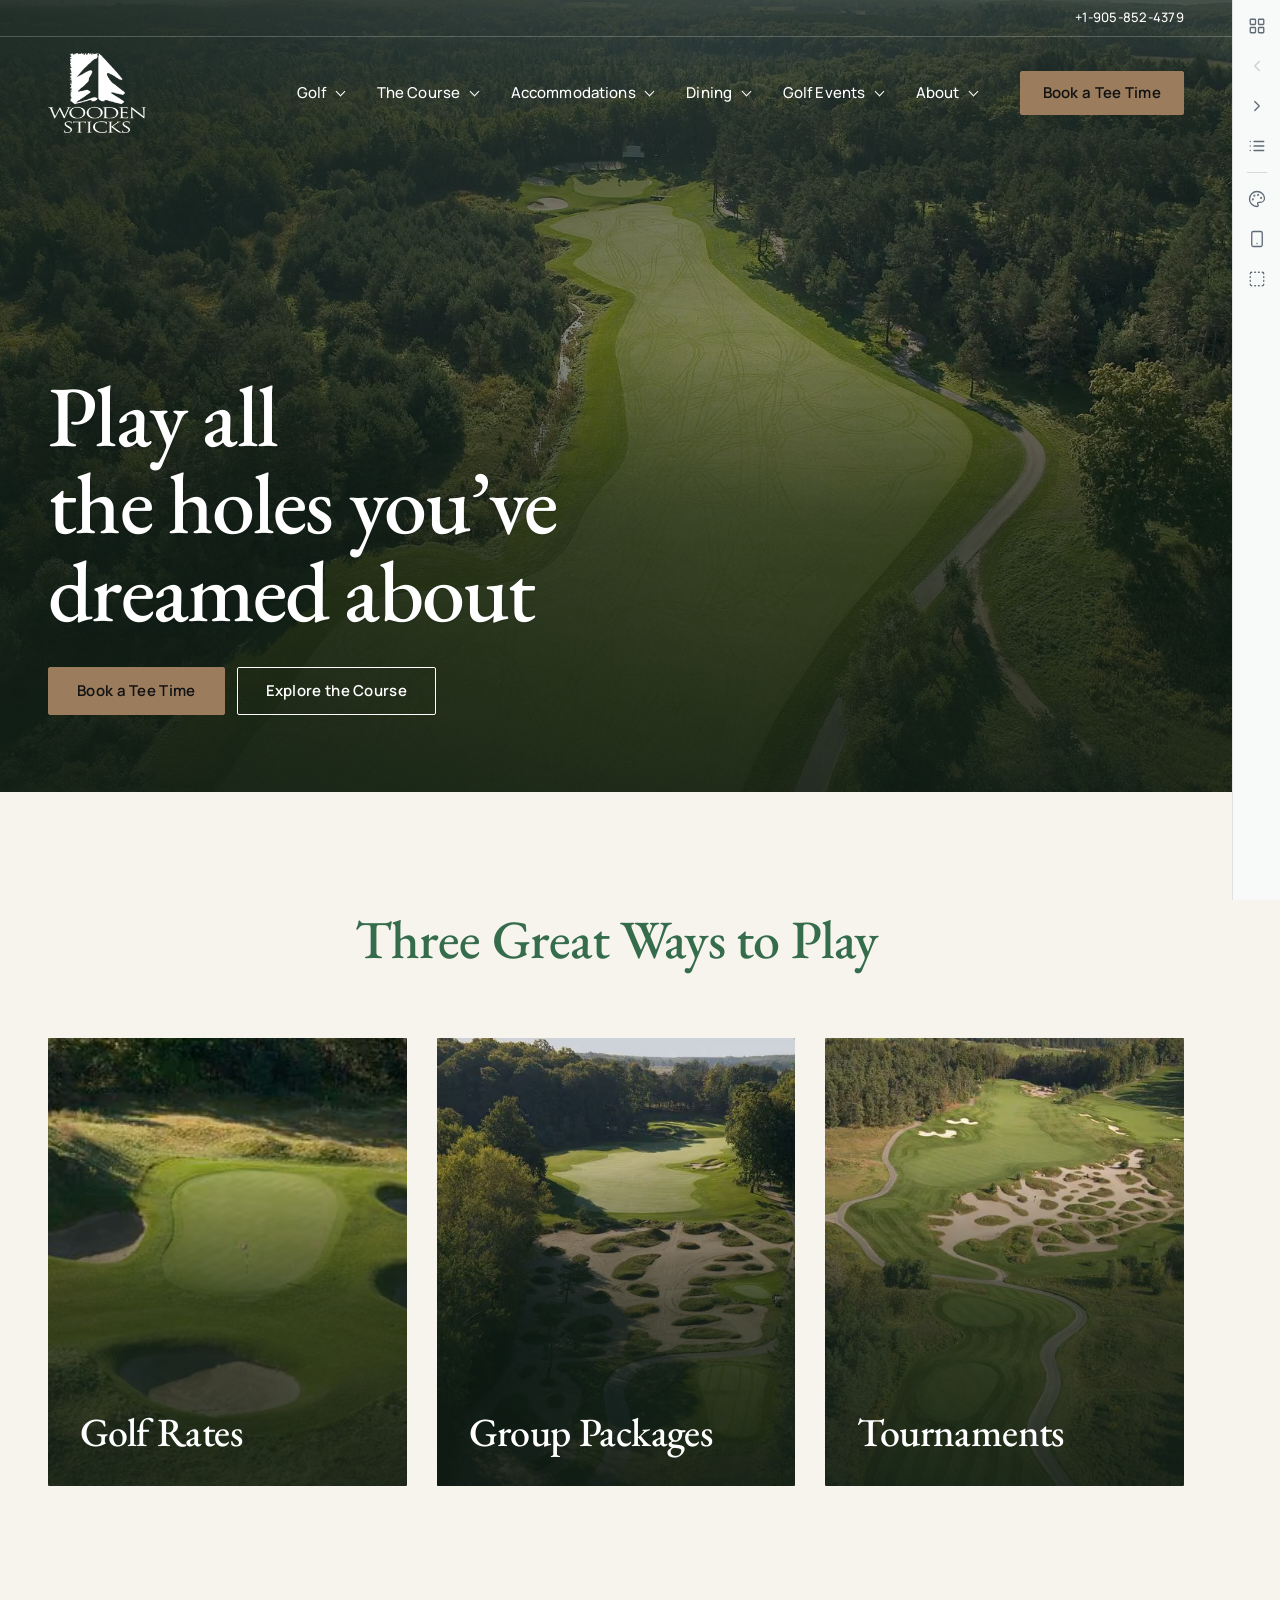
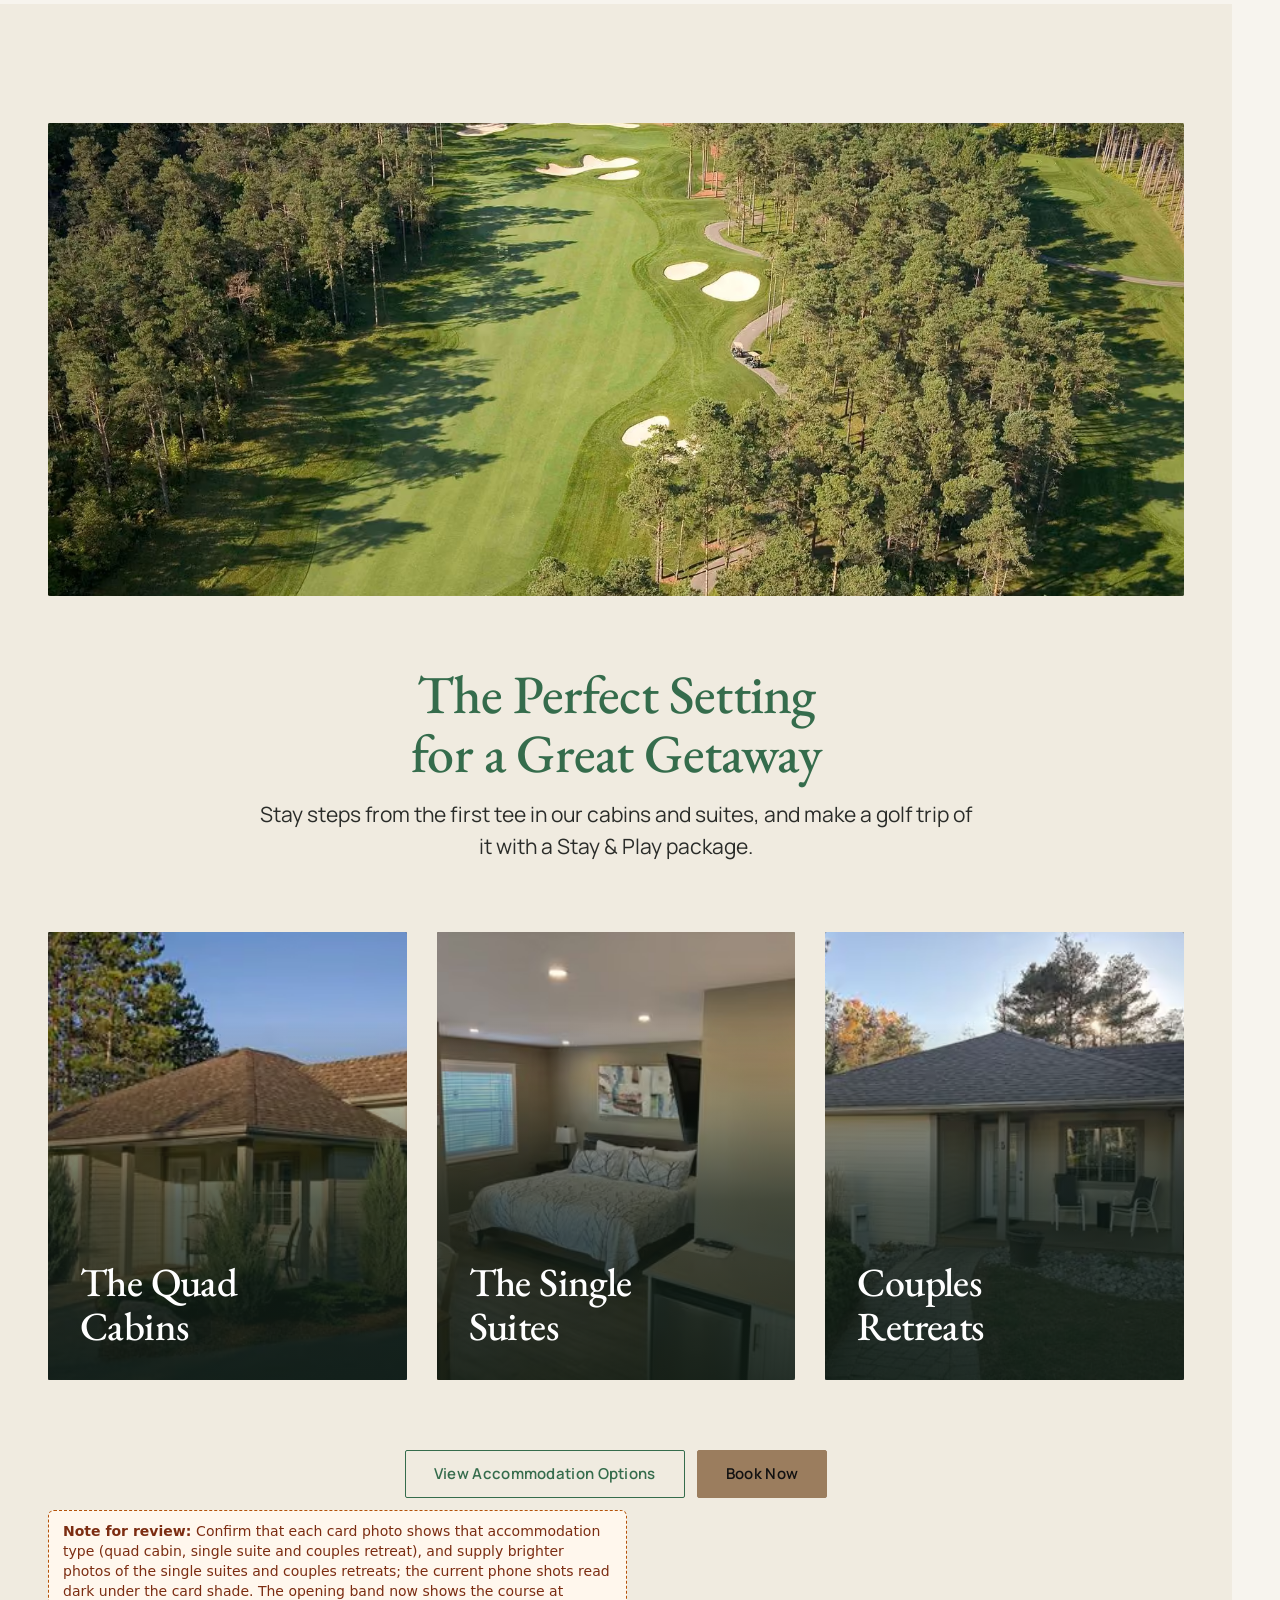
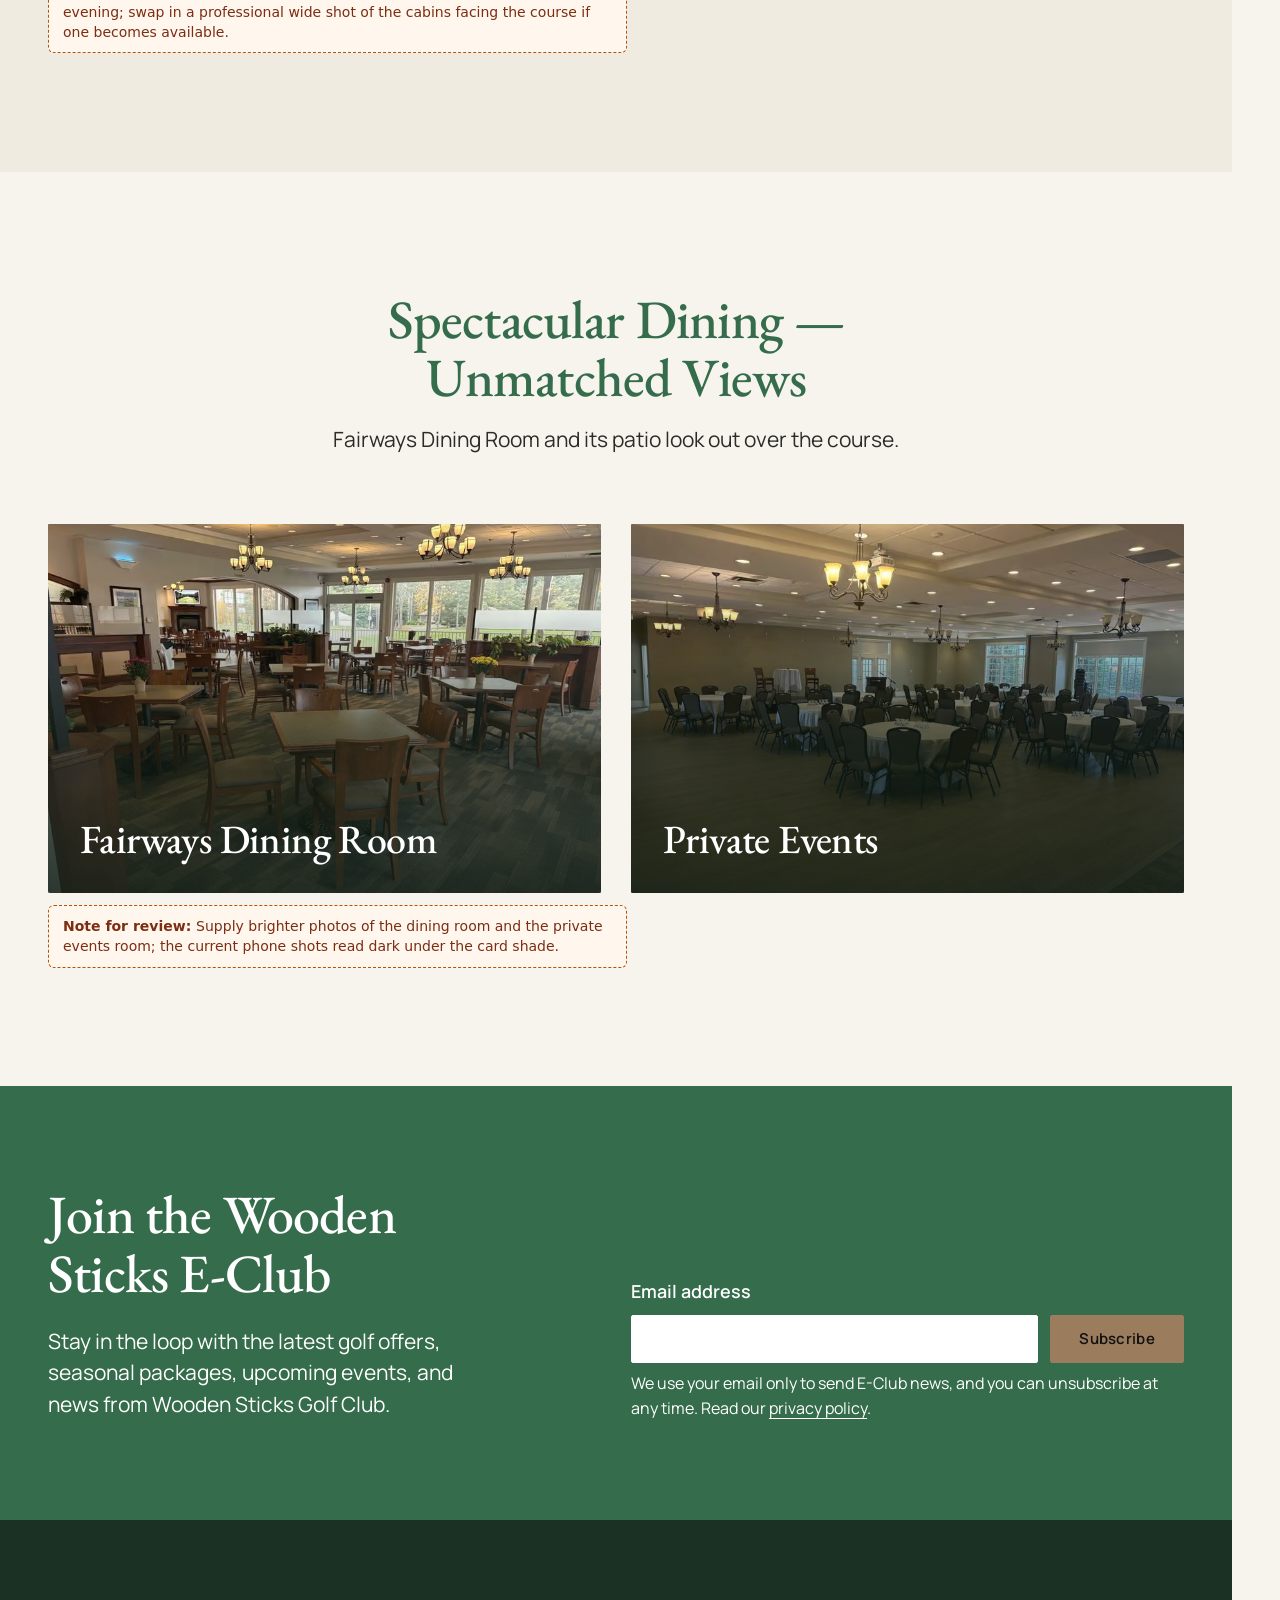
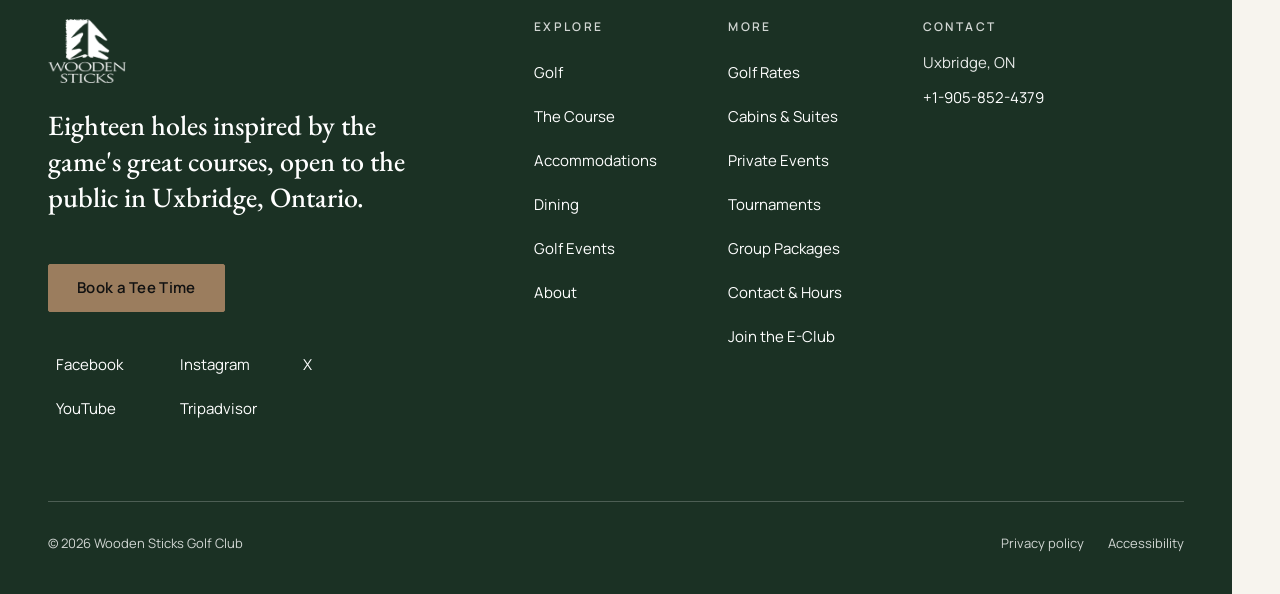
<file: v1/home/index.html>
<!doctype html>
<html lang="en-CA">
<head>
<meta charset="utf-8">
<meta name="viewport" content="width=device-width, initial-scale=1">
<meta name="robots" content="noindex, nofollow">
<title>Play golf, stay and dine in Uxbridge, Ontario | Wooden Sticks Golf Club</title>
<meta name="description" content="Play inspired holes at a public golf course in Uxbridge, Ontario, then stay in a cabin or suite and dine at Fairways. Book a tee time online today.">
<meta property="og:type" content="website">
<meta property="og:title" content="Play golf, stay and dine in Uxbridge, Ontario | Wooden Sticks Golf Club">
<meta property="og:description" content="Play inspired holes at a public golf course in Uxbridge, Ontario, then stay in a cabin or suite and dine at Fairways. Book a tee time online today.">
<meta property="og:image" content="../assets/og/home.jpg"><meta property="og:image:width" content="1200"><meta property="og:image:height" content="630"><meta name="twitter:card" content="summary_large_image">
<link rel="icon" type="image/png" sizes="32x32" href="../assets/brand/icon-32.png"><link rel="apple-touch-icon" href="../assets/brand/icon-180.png">
<link rel="preconnect" href="https://fonts.googleapis.com"><link rel="preconnect" href="https://fonts.gstatic.com" crossorigin>
<link rel="stylesheet" href="https://fonts.googleapis.com/css2?family=EB+Garamond:wght@500;600&amp;family=Manrope:wght@400;500;600&amp;display=swap">
<link rel="preload" as="image" href="../assets/media/3408d33c-4c80-4322-ba41-37fd9863299c-04639bb71857/800.webp" fetchpriority="high">
<link rel="stylesheet" href="../assets/base.css">
<link rel="stylesheet" href="../assets/system.css">
<style>/* Home: routing rows with titles only, so the title sits on the bottom shade */
.tiles.tiles--titles .tile__body { min-height: 0; }
.tiles--titles .tile__title { margin-bottom: 0; }

/* Two-card row matches the size of the three-card rows above it */
@media (min-width: 900px) {
  .tiles--pair {
    grid-template-columns: repeat(2, minmax(0, 1fr));
    max-width: calc((200% - var(--grid-gap)) / 3);
    margin-inline: auto;
  }
}

/* Editorial opener, then its row of cards */
.home-split { margin-bottom: var(--space-3xl); }

/* Buttons below the accommodation cards */
.section-foot .button-row {
  justify-content: center;
  margin-top: 0;
}
@media (max-width: 599.98px) {
  .section-foot .button-row .button { flex: 1 1 100%; }
}

/* Revision 1 */
/* Offering sections: full-width intro photo, then centred heading and one card row */
.section-photo {
  aspect-ratio: 12 / 5;
  margin-bottom: var(--space-2xl);
}
#dining .section-photo img { object-position: 50% 45%; }
@media (max-width: 599.98px) {
  .section-photo { aspect-ratio: 3 / 2; }
}

/* Dining pair: two equal columns on the full content width */
@media (min-width: 900px) {
  .tiles--pair {
    max-width: none;
    margin-inline: 0;
  }
}
@media (min-width: 600px) {
  .tiles--pair .tile { aspect-ratio: 3 / 2; }
}

/* Quiet link cue on every card */
.tiles.tiles--titles .tile__body {
  display: flex;
  flex-direction: row;
  align-items: flex-end;
  justify-content: space-between;
  gap: var(--space-s);
}
.tiles--titles .tile__title { min-width: 0; }
.tile__cue {
  flex: none;
  display: block;
  width: 24px;
  height: 24px;
  margin-bottom: 0.35em;
  color: var(--white);
  opacity: 0;
  transform: translateX(-8px);
  transition: opacity var(--dur-base) var(--ease), transform var(--dur-base) var(--ease);
}
.tile__cue svg {
  display: block;
  width: 100%;
  height: 100%;
}
.tile:hover .tile__cue,
.tile.is-hover .tile__cue,
.tile:focus-visible .tile__cue,
.tile.is-focus .tile__cue {
  opacity: 1;
  transform: none;
}
@media (hover: none) {
  .tile__cue { opacity: 1; transform: none; }
}

/* Light logo in the transparent header */
.site-header--over-hero:not(.is-scrolled):not(.menu-open) .brand-logo--on-dark {
  filter: brightness(0) invert(1);
}

/* E-Club: standard bronze button, readable helper text */
.eclub .button { box-shadow: none; }
.eclub .button:active { box-shadow: inset 0 0 0 1px var(--on-accent); }
.eclub__form label { font-size: var(--step-0); }
.eclub .field__help { font-size: 0.9375rem; }

/* Footer social links: even gaps, one line on laptop, a tidy grid on phones */
.footer-social ul {
  gap: 0;
  margin-inline: -0.5rem;
}
.site-footer .footer-social a {
  min-width: 0;
  padding-inline: 0.5rem;
}
@media (max-width: 599.98px) {
  .footer-social ul {
    display: grid;
    grid-template-columns: repeat(3, minmax(0, 1fr));
    margin-inline: 0;
  }
  .site-footer .footer-social a {
    width: 100%;
    padding-inline: 0;
    justify-content: flex-start;
  }
}

/* Revision 1 */
/* Revision 2 */
/* Golf and stay rows share one large 4:5 card; the dining pair stays 3:2 at half width */
.tiles > li { min-width: 0; }
.tiles.tiles--titles .tile { aspect-ratio: 4 / 5; }
@media (min-width: 600px) {
  .tiles.tiles--titles.tiles--pair .tile { aspect-ratio: 3 / 2; }
}

/* Stay band: frame the fairway and its evening shadows */
#stay .section-photo img { object-position: 50% 58%; }

/* E-Club consent line: readable at the band's scale */
.eclub .field__help {
  font-size: 1rem;
  line-height: 1.55;
  max-width: 56ch;
}

/* Footer: reversed logo on deep green, as in the header */
.site-footer .footer-logo { filter: brightness(0) invert(1); }</style>
<link rel="stylesheet" href="../assets/preview.css">
<script type="application/ld+json">{"@context":"https://schema.org","@type":"GolfCourse","name":"Wooden Sticks Golf Club","telephone":"+1-905-852-4379","address":{"@type":"PostalAddress","addressLocality":"Uxbridge","addressRegion":"ON","addressCountry":"CA"}}</script>
</head>
<body>
<nav class="pv-bar" aria-label="Design preview">
<a class="pv-i" href="../index.html" aria-label="Wooden Sticks Golf Club design concept, version 1: overview" data-tip="Wooden Sticks Golf Club design concept, version 1"><svg viewBox="0 0 24 24" width="18" height="18" fill="none" stroke="currentColor" stroke-width="1.75" stroke-linecap="round" stroke-linejoin="round" aria-hidden="true" focusable="false"><rect width="7" height="7" x="3" y="3" rx="1"/><rect width="7" height="7" x="14" y="3" rx="1"/><rect width="7" height="7" x="14" y="14" rx="1"/><rect width="7" height="7" x="3" y="14" rx="1"/></svg></a>
<span class="pv-i pv-off" aria-hidden="true"><svg viewBox="0 0 24 24" width="18" height="18" fill="none" stroke="currentColor" stroke-width="1.75" stroke-linecap="round" stroke-linejoin="round" aria-hidden="true" focusable="false"><path d="m15 18-6-6 6-6"/></svg></span><a class="pv-i" rel="next" href="../golf/green-fee-rates/index.html" aria-label="Next page: Golf Rates" data-tip="Next: Golf Rates (→)"><svg viewBox="0 0 24 24" width="18" height="18" fill="none" stroke="currentColor" stroke-width="1.75" stroke-linecap="round" stroke-linejoin="round" aria-hidden="true" focusable="false"><path d="m9 18 6-6-6-6"/></svg></a>
<button type="button" class="pv-i" id="pv-pages" aria-expanded="false" aria-controls="pv-pages-menu" aria-label="Pages (now: Homepage · Home)" data-tip="Pages · Homepage · Home"><svg viewBox="0 0 24 24" width="18" height="18" fill="none" stroke="currentColor" stroke-width="1.75" stroke-linecap="round" stroke-linejoin="round" aria-hidden="true" focusable="false"><path d="M3 12h.01"/><path d="M3 18h.01"/><path d="M3 6h.01"/><path d="M8 12h13"/><path d="M8 18h13"/><path d="M8 6h13"/></svg></button>
<div class="pv-menu" id="pv-pages-menu" hidden><p class="pv-group">Homepage</p><ul><li><a href="../home/index.html" aria-current="page">Home</a></li></ul><p class="pv-group">Golf</p><ul><li><a href="../golf/green-fee-rates/index.html">Golf Rates</a></li></ul><p class="pv-group">The Course</p><ul><li><a href="../the-course/index.html">The Course</a></li></ul></div>
<span class="pv-sep" aria-hidden="true"></span>
<a class="pv-i" href="../design-system/index.html" aria-label="Design system" data-tip="Design system"><svg viewBox="0 0 24 24" width="18" height="18" fill="none" stroke="currentColor" stroke-width="1.75" stroke-linecap="round" stroke-linejoin="round" aria-hidden="true" focusable="false"><circle cx="13.5" cy="6.5" r=".5" fill="currentColor"/><circle cx="17.5" cy="10.5" r=".5" fill="currentColor"/><circle cx="8.5" cy="7.5" r=".5" fill="currentColor"/><circle cx="6.5" cy="12.5" r=".5" fill="currentColor"/><path d="M12 2C6.5 2 2 6.5 2 12s4.5 10 10 10c.926 0 1.648-.746 1.648-1.688 0-.437-.18-.835-.437-1.125-.29-.289-.438-.652-.438-1.125a1.64 1.64 0 0 1 1.668-1.668h1.996c3.051 0 5.555-2.503 5.555-5.554C21.965 6.012 17.461 2 12 2z"/></svg></a>
<button type="button" class="pv-i" id="pv-mobile" aria-pressed="false" aria-label="Phone width" data-tip="Phone width"><svg viewBox="0 0 24 24" width="18" height="18" fill="none" stroke="currentColor" stroke-width="1.75" stroke-linecap="round" stroke-linejoin="round" aria-hidden="true" focusable="false"><rect width="14" height="20" x="5" y="2" rx="2" ry="2"/><path d="M12 18h.01"/></svg></button>
<button type="button" class="pv-i" id="pv-structure" aria-pressed="false" aria-label="Structure only" data-tip="Structure only"><svg viewBox="0 0 24 24" width="18" height="18" fill="none" stroke="currentColor" stroke-width="1.75" stroke-linecap="round" stroke-linejoin="round" aria-hidden="true" focusable="false"><path d="M5 3a2 2 0 0 0-2 2"/><path d="M19 3a2 2 0 0 1 2 2"/><path d="M21 19a2 2 0 0 1-2 2"/><path d="M5 21a2 2 0 0 1-2-2"/><path d="M9 3h1"/><path d="M9 21h1"/><path d="M14 3h1"/><path d="M14 21h1"/><path d="M3 9v1"/><path d="M21 9v1"/><path d="M3 14v1"/><path d="M21 14v1"/></svg></button>
<span class="pv-grow" aria-hidden="true"></span>
<button type="button" class="pv-i pv-approve" id="pv-approve" aria-label="Approve this version" data-tip="Approve this version"><svg viewBox="0 0 24 24" width="18" height="18" fill="none" stroke="currentColor" stroke-width="1.75" stroke-linecap="round" stroke-linejoin="round" aria-hidden="true" focusable="false"><path d="M20 6 9 17l-5-5"/></svg></button>
</nav>
<header class="site-header site-header--over-hero" data-header><a class="skip-link" href="#main">Skip to main content</a><div class="utility-bar"><div class="utility-inner"><nav class="utility-nav" aria-label="Utility"><ul class="utility-list"><li><a href="tel:+19058524379">+1-905-852-4379</a></li></ul></nav></div></div><div class="header-bar"><div class="header-inner"><a class="brand" href="../home/index.html" aria-label="Wooden Sticks Golf Club home"><img class="brand-logo brand-logo--on-dark" src="../assets/brand/logo-on-dark.png" alt="" width="174" height="142"><img class="brand-logo brand-logo--on-light" src="../assets/brand/logo-on-light.png" alt="" width="174" height="142"></a><nav class="main-nav" id="main-nav" aria-label="Main"><ul class="nav-list"><li class="nav-item has-children"><a class="nav-link" href="#" data-unbuilt="1">Golf</a><button class="submenu-toggle" type="button" data-submenu-toggle aria-expanded="false" aria-controls="sub-golf"><span class="sr-only">Golf pages</span></button><ul class="submenu" id="sub-golf"><li class="nav-item"><a class="nav-link" href="../golf/green-fee-rates/index.html">Golf Rates</a></li><li class="nav-item"><a class="nav-link" href="#" data-unbuilt="1">Book a Tee Time</a></li><li class="nav-item"><a class="nav-link" href="#" data-unbuilt="1">Gift Cards &amp; Specials</a></li><li class="nav-item"><a class="nav-link" href="#" data-unbuilt="1">Lessons, Clinics &amp; Camps</a></li><li class="nav-item"><a class="nav-link" href="#" data-unbuilt="1">Memberships</a></li></ul></li><li class="nav-item has-children"><a class="nav-link" href="../the-course/index.html">The Course</a><button class="submenu-toggle" type="button" data-submenu-toggle aria-expanded="false" aria-controls="sub-the-course"><span class="sr-only">The Course pages</span></button><ul class="submenu" id="sub-the-course"><li class="nav-item"><a class="nav-link" href="#" data-unbuilt="1">Scorecard</a></li></ul></li><li class="nav-item has-children"><a class="nav-link" href="#" data-unbuilt="1">Accommodations</a><button class="submenu-toggle" type="button" data-submenu-toggle aria-expanded="false" aria-controls="sub-accommodations"><span class="sr-only">Accommodations pages</span></button><ul class="submenu" id="sub-accommodations"><li class="nav-item"><a class="nav-link" href="#" data-unbuilt="1">Cabins &amp; Suites</a></li><li class="nav-item"><a class="nav-link" href="#" data-unbuilt="1">Quad Cabins</a></li><li class="nav-item"><a class="nav-link" href="#" data-unbuilt="1">Single Suites</a></li><li class="nav-item"><a class="nav-link" href="#" data-unbuilt="1">Couples Retreats</a></li></ul></li><li class="nav-item has-children"><a class="nav-link" href="#" data-unbuilt="1">Dining</a><button class="submenu-toggle" type="button" data-submenu-toggle aria-expanded="false" aria-controls="sub-dining"><span class="sr-only">Dining pages</span></button><ul class="submenu" id="sub-dining"><li class="nav-item"><a class="nav-link" href="#" data-unbuilt="1">Menus</a></li><li class="nav-item"><a class="nav-link" href="#" data-unbuilt="1">Private Events</a></li></ul></li><li class="nav-item has-children"><a class="nav-link" href="#" data-unbuilt="1">Golf Events</a><button class="submenu-toggle" type="button" data-submenu-toggle aria-expanded="false" aria-controls="sub-golf-events"><span class="sr-only">Golf Events pages</span></button><ul class="submenu submenu--mega" id="sub-golf-events"><li class="nav-item"><a class="nav-link" href="#" data-unbuilt="1">Tournaments</a></li><li class="nav-item"><a class="nav-link" href="#" data-unbuilt="1">Group Packages</a></li><li class="nav-item"><a class="nav-link" href="#" data-unbuilt="1">Corporate Golf Programs</a></li><li class="nav-item"><a class="nav-link" href="#" data-unbuilt="1">Golf Leagues</a></li><li class="nav-item"><a class="nav-link" href="#" data-unbuilt="1">Meeting Packages</a></li><li class="nav-item"><a class="nav-link" href="#" data-unbuilt="1">Events &amp; Sales Team</a></li></ul></li><li class="nav-item has-children"><a class="nav-link" href="#" data-unbuilt="1">About</a><button class="submenu-toggle" type="button" data-submenu-toggle aria-expanded="false" aria-controls="sub-about"><span class="sr-only">About pages</span></button><ul class="submenu" id="sub-about"><li class="nav-item"><a class="nav-link" href="#" data-unbuilt="1">Contact &amp; Hours</a></li><li class="nav-item"><a class="nav-link" href="#" data-unbuilt="1">News &amp; Events</a></li><li class="nav-item"><a class="nav-link" href="#" data-unbuilt="1">Community &amp; Charity</a></li><li class="nav-item"><a class="nav-link" href="#" data-unbuilt="1">Careers</a></li><li class="nav-item"><a class="nav-link" href="#" data-unbuilt="1">Join the E-Club</a></li></ul></li></ul></nav><a class="header-cta" href="#" aria-label="Book a Tee Time" data-unbuilt="1">Book a Tee Time</a><button class="menu-toggle" type="button" data-menu-toggle aria-controls="main-nav" aria-expanded="false"><span class="menu-toggle-label">Menu</span></button></div></div></header>
<main id="main">
<section class="hero" data-hero="">
  <div class="hero__media">
    <picture><source type="image/avif" srcset="../assets/media/3408d33c-4c80-4322-ba41-37fd9863299c-04639bb71857/480.avif 480w, ../assets/media/3408d33c-4c80-4322-ba41-37fd9863299c-04639bb71857/800.avif 800w, ../assets/media/3408d33c-4c80-4322-ba41-37fd9863299c-04639bb71857/1200.avif 1200w, ../assets/media/3408d33c-4c80-4322-ba41-37fd9863299c-04639bb71857/1600.avif 1600w, ../assets/media/3408d33c-4c80-4322-ba41-37fd9863299c-04639bb71857/2400.avif 2400w, ../assets/media/3408d33c-4c80-4322-ba41-37fd9863299c-04639bb71857/3200.avif 3200w" sizes="100vw"><source type="image/webp" srcset="../assets/media/3408d33c-4c80-4322-ba41-37fd9863299c-04639bb71857/480.webp 480w, ../assets/media/3408d33c-4c80-4322-ba41-37fd9863299c-04639bb71857/800.webp 800w, ../assets/media/3408d33c-4c80-4322-ba41-37fd9863299c-04639bb71857/1200.webp 1200w, ../assets/media/3408d33c-4c80-4322-ba41-37fd9863299c-04639bb71857/1600.webp 1600w, ../assets/media/3408d33c-4c80-4322-ba41-37fd9863299c-04639bb71857/2400.webp 2400w, ../assets/media/3408d33c-4c80-4322-ba41-37fd9863299c-04639bb71857/3200.webp 3200w" sizes="100vw"><img src="../assets/media/3408d33c-4c80-4322-ba41-37fd9863299c-04639bb71857/1200.webp" alt="Aerial view of a long fairway curving through dense forest beside a cart path and creek, with the green in the distance" width="3200" height="2133" loading="eager" fetchpriority="high" decoding="async" data-media-id="3408d33c-4c80-4322-ba41-37fd9863299c" data-max-width="3200" data-provenance="original" style="object-position:55% 50%;background-image:url([data-uri])"></picture>
  </div>
  <div class="hero__inner">
    <div class="hero__content" data-reveal="">
      <h1>Play all the&nbsp;holes you’ve dreamed&nbsp;about</h1>
      <div class="button-row">
        <a class="button" href="#" data-unbuilt="1">Book a Tee Time</a>
        <a class="button button--ghost" href="../the-course/index.html">Explore the Course</a>
      </div>
    </div>
  </div>
</section>

<section class="section" id="ways-to-play">
  <div class="container">
    <header class="section-head" data-reveal="">
      <h2>Three Great Ways to&nbsp;Play</h2>
    </header>
    <ul class="tiles tiles--titles">
      <li data-reveal="">
        <a class="tile" href="../golf/green-fee-rates/index.html">
          <picture><source type="image/avif" srcset="../assets/media/a67126dc-1a3f-4ef6-88ea-53efda87cba1-675b12764ef6/480.avif 480w, ../assets/media/a67126dc-1a3f-4ef6-88ea-53efda87cba1-675b12764ef6/800.avif 800w, ../assets/media/a67126dc-1a3f-4ef6-88ea-53efda87cba1-675b12764ef6/1200.avif 1200w, ../assets/media/a67126dc-1a3f-4ef6-88ea-53efda87cba1-675b12764ef6/1600.avif 1600w, ../assets/media/a67126dc-1a3f-4ef6-88ea-53efda87cba1-675b12764ef6/2400.avif 2400w, ../assets/media/a67126dc-1a3f-4ef6-88ea-53efda87cba1-675b12764ef6/3200.avif 3200w" sizes="(min-width: 900px) 33vw, (min-width: 600px) 50vw, 100vw"><source type="image/webp" srcset="../assets/media/a67126dc-1a3f-4ef6-88ea-53efda87cba1-675b12764ef6/480.webp 480w, ../assets/media/a67126dc-1a3f-4ef6-88ea-53efda87cba1-675b12764ef6/800.webp 800w, ../assets/media/a67126dc-1a3f-4ef6-88ea-53efda87cba1-675b12764ef6/1200.webp 1200w, ../assets/media/a67126dc-1a3f-4ef6-88ea-53efda87cba1-675b12764ef6/1600.webp 1600w, ../assets/media/a67126dc-1a3f-4ef6-88ea-53efda87cba1-675b12764ef6/2400.webp 2400w, ../assets/media/a67126dc-1a3f-4ef6-88ea-53efda87cba1-675b12764ef6/3200.webp 3200w" sizes="(min-width: 900px) 33vw, (min-width: 600px) 50vw, 100vw"><img src="../assets/media/a67126dc-1a3f-4ef6-88ea-53efda87cba1-675b12764ef6/1200.webp" alt="Aerial view of a putting green and flagstick ringed by five deep sand bunkers" width="3200" height="2133" loading="lazy" decoding="async" data-media-id="a67126dc-1a3f-4ef6-88ea-53efda87cba1" data-max-width="3200" data-provenance="original" style="object-position:56% 45%;background-image:url([data-uri])"></picture>
          <span class="tile__body">
            <span class="tile__title">Golf Rates</span>
            <span class="tile__cue" aria-hidden="true"><svg viewBox="0 0 24 24" fill="none" stroke="currentColor" stroke-width="1.25" stroke-linecap="round" stroke-linejoin="round"><path d="M4 12h16M14 6l6 6-6 6"></path></svg></span>
          </span>
        </a>
      </li>
      <li data-reveal="" style="--reveal-index: 1">
        <a class="tile" href="#" data-unbuilt="1">
          <picture><source type="image/avif" srcset="../assets/media/e34572e2-54a2-4c63-8859-c6509ae3a14e-7b4a6ca65325/480.avif 480w, ../assets/media/e34572e2-54a2-4c63-8859-c6509ae3a14e-7b4a6ca65325/800.avif 800w, ../assets/media/e34572e2-54a2-4c63-8859-c6509ae3a14e-7b4a6ca65325/1200.avif 1200w, ../assets/media/e34572e2-54a2-4c63-8859-c6509ae3a14e-7b4a6ca65325/1600.avif 1600w, ../assets/media/e34572e2-54a2-4c63-8859-c6509ae3a14e-7b4a6ca65325/2133.avif 2133w" sizes="(min-width: 900px) 33vw, (min-width: 600px) 50vw, 100vw"><source type="image/webp" srcset="../assets/media/e34572e2-54a2-4c63-8859-c6509ae3a14e-7b4a6ca65325/480.webp 480w, ../assets/media/e34572e2-54a2-4c63-8859-c6509ae3a14e-7b4a6ca65325/800.webp 800w, ../assets/media/e34572e2-54a2-4c63-8859-c6509ae3a14e-7b4a6ca65325/1200.webp 1200w, ../assets/media/e34572e2-54a2-4c63-8859-c6509ae3a14e-7b4a6ca65325/1600.webp 1600w, ../assets/media/e34572e2-54a2-4c63-8859-c6509ae3a14e-7b4a6ca65325/2133.webp 2133w" sizes="(min-width: 900px) 33vw, (min-width: 600px) 50vw, 100vw"><img src="../assets/media/e34572e2-54a2-4c63-8859-c6509ae3a14e-7b4a6ca65325/1200.webp" alt="Aerial view of a hole with a large waste bunker dotted with grass islands, a winding cart path and a tree-framed green" width="2133" height="3200" loading="lazy" decoding="async" data-media-id="e34572e2-54a2-4c63-8859-c6509ae3a14e" data-max-width="2133" data-provenance="original" style="object-position:55% 45%;background-image:url([data-uri])"></picture>
          <span class="tile__body">
            <span class="tile__title">Group Packages</span>
            <span class="tile__cue" aria-hidden="true"><svg viewBox="0 0 24 24" fill="none" stroke="currentColor" stroke-width="1.25" stroke-linecap="round" stroke-linejoin="round"><path d="M4 12h16M14 6l6 6-6 6"></path></svg></span>
          </span>
        </a>
      </li>
      <li data-reveal="" style="--reveal-index: 2">
        <a class="tile" href="#" data-unbuilt="1">
          <picture><source type="image/avif" srcset="../assets/media/e29915fe-0b54-4434-b49f-de2cce91d047-bb5a5d46dcf6/480.avif 480w, ../assets/media/e29915fe-0b54-4434-b49f-de2cce91d047-bb5a5d46dcf6/800.avif 800w, ../assets/media/e29915fe-0b54-4434-b49f-de2cce91d047-bb5a5d46dcf6/1200.avif 1200w, ../assets/media/e29915fe-0b54-4434-b49f-de2cce91d047-bb5a5d46dcf6/1600.avif 1600w, ../assets/media/e29915fe-0b54-4434-b49f-de2cce91d047-bb5a5d46dcf6/2400.avif 2400w, ../assets/media/e29915fe-0b54-4434-b49f-de2cce91d047-bb5a5d46dcf6/2579.avif 2579w" sizes="(min-width: 900px) 33vw, (min-width: 600px) 50vw, 100vw"><source type="image/webp" srcset="../assets/media/e29915fe-0b54-4434-b49f-de2cce91d047-bb5a5d46dcf6/480.webp 480w, ../assets/media/e29915fe-0b54-4434-b49f-de2cce91d047-bb5a5d46dcf6/800.webp 800w, ../assets/media/e29915fe-0b54-4434-b49f-de2cce91d047-bb5a5d46dcf6/1200.webp 1200w, ../assets/media/e29915fe-0b54-4434-b49f-de2cce91d047-bb5a5d46dcf6/1600.webp 1600w, ../assets/media/e29915fe-0b54-4434-b49f-de2cce91d047-bb5a5d46dcf6/2400.webp 2400w, ../assets/media/e29915fe-0b54-4434-b49f-de2cce91d047-bb5a5d46dcf6/2579.webp 2579w" sizes="(min-width: 900px) 33vw, (min-width: 600px) 50vw, 100vw"><img src="../assets/media/e29915fe-0b54-4434-b49f-de2cce91d047-bb5a5d46dcf6/1200.webp" alt="Aerial view of tee boxes and a winding cart path leading past a large waste bunker to a tree-lined fairway" width="2579" height="3147" loading="lazy" decoding="async" data-media-id="e29915fe-0b54-4434-b49f-de2cce91d047" data-max-width="2579" data-provenance="original" style="object-position:55% 45%;background-image:url([data-uri])"></picture>
          <span class="tile__body">
            <span class="tile__title">Tournaments</span>
            <span class="tile__cue" aria-hidden="true"><svg viewBox="0 0 24 24" fill="none" stroke="currentColor" stroke-width="1.25" stroke-linecap="round" stroke-linejoin="round"><path d="M4 12h16M14 6l6 6-6 6"></path></svg></span>
          </span>
        </a>
      </li>
    </ul>
  </div>
</section>

<section class="section section--alt" id="stay">
  <div class="container">
    <div class="section-photo media" data-reveal="">
      <picture><source type="image/avif" srcset="../assets/media/7a94ac50-a26e-4722-ad17-79b62fba9546-6bb55d660182/480.avif 480w, ../assets/media/7a94ac50-a26e-4722-ad17-79b62fba9546-6bb55d660182/800.avif 800w, ../assets/media/7a94ac50-a26e-4722-ad17-79b62fba9546-6bb55d660182/1200.avif 1200w, ../assets/media/7a94ac50-a26e-4722-ad17-79b62fba9546-6bb55d660182/1600.avif 1600w, ../assets/media/7a94ac50-a26e-4722-ad17-79b62fba9546-6bb55d660182/2400.avif 2400w, ../assets/media/7a94ac50-a26e-4722-ad17-79b62fba9546-6bb55d660182/3200.avif 3200w" sizes="(min-width: 1440px) 1440px, 100vw"><source type="image/webp" srcset="../assets/media/7a94ac50-a26e-4722-ad17-79b62fba9546-6bb55d660182/480.webp 480w, ../assets/media/7a94ac50-a26e-4722-ad17-79b62fba9546-6bb55d660182/800.webp 800w, ../assets/media/7a94ac50-a26e-4722-ad17-79b62fba9546-6bb55d660182/1200.webp 1200w, ../assets/media/7a94ac50-a26e-4722-ad17-79b62fba9546-6bb55d660182/1600.webp 1600w, ../assets/media/7a94ac50-a26e-4722-ad17-79b62fba9546-6bb55d660182/2400.webp 2400w, ../assets/media/7a94ac50-a26e-4722-ad17-79b62fba9546-6bb55d660182/3200.webp 3200w" sizes="(min-width: 1440px) 1440px, 100vw"><img src="../assets/media/7a94ac50-a26e-4722-ad17-79b62fba9546-6bb55d660182/1200.webp" alt="Aerial view of a pine-lined fairway in low evening sun, with long shadows, white bunkers and a cart path" width="3200" height="2133" loading="lazy" decoding="async" data-media-id="7a94ac50-a26e-4722-ad17-79b62fba9546" data-max-width="3200" data-provenance="original" style="object-position:45% 45%;background-image:url([data-uri])"></picture>
    </div>
    <header class="section-head" data-reveal="">
      <h2>The Perfect Setting for a Great&nbsp;Getaway</h2>
      <p>Stay steps from the first tee in our cabins and suites, and make a golf trip of it with a Stay &amp; Play&nbsp;package.</p>
    </header>
    <ul class="tiles tiles--titles">
      <li data-reveal="">
        <a class="tile" href="#" data-unbuilt="1">
          <picture><source type="image/avif" srcset="../assets/media/809898ac-e92d-46ea-983e-8fe2d87ae889-b9ff86cf024a/480.avif 480w, ../assets/media/809898ac-e92d-46ea-983e-8fe2d87ae889-b9ff86cf024a/800.avif 800w, ../assets/media/809898ac-e92d-46ea-983e-8fe2d87ae889-b9ff86cf024a/1200.avif 1200w" sizes="(min-width: 900px) 33vw, (min-width: 600px) 50vw, 100vw"><source type="image/webp" srcset="../assets/media/809898ac-e92d-46ea-983e-8fe2d87ae889-b9ff86cf024a/480.webp 480w, ../assets/media/809898ac-e92d-46ea-983e-8fe2d87ae889-b9ff86cf024a/800.webp 800w, ../assets/media/809898ac-e92d-46ea-983e-8fe2d87ae889-b9ff86cf024a/1200.webp 1200w" sizes="(min-width: 900px) 33vw, (min-width: 600px) 50vw, 100vw"><img src="../assets/media/809898ac-e92d-46ea-983e-8fe2d87ae889-b9ff86cf024a/1200.webp" alt="Beige guest cabin with a porch and shingled roof, framed by pines in warm evening light" width="1200" height="800" loading="lazy" decoding="async" data-media-id="809898ac-e92d-46ea-983e-8fe2d87ae889" data-max-width="1200" data-provenance="original" style="object-position:45% 50%;background-image:url([data-uri])"></picture>
          <span class="tile__body">
            <span class="tile__title">The Quad Cabins</span>
            <span class="tile__cue" aria-hidden="true"><svg viewBox="0 0 24 24" fill="none" stroke="currentColor" stroke-width="1.25" stroke-linecap="round" stroke-linejoin="round"><path d="M4 12h16M14 6l6 6-6 6"></path></svg></span>
          </span>
        </a>
      </li>
      <li data-reveal="" style="--reveal-index: 1">
        <a class="tile" href="#" data-unbuilt="1">
          <picture><source type="image/avif" srcset="../assets/media/5448d3ab-22e1-4286-8b8f-04cc3d752808-0dd1ee213463/480.avif 480w, ../assets/media/5448d3ab-22e1-4286-8b8f-04cc3d752808-0dd1ee213463/800.avif 800w, ../assets/media/5448d3ab-22e1-4286-8b8f-04cc3d752808-0dd1ee213463/1200.avif 1200w, ../assets/media/5448d3ab-22e1-4286-8b8f-04cc3d752808-0dd1ee213463/1600.avif 1600w, ../assets/media/5448d3ab-22e1-4286-8b8f-04cc3d752808-0dd1ee213463/2400.avif 2400w, ../assets/media/5448d3ab-22e1-4286-8b8f-04cc3d752808-0dd1ee213463/3200.avif 3200w" sizes="(min-width: 900px) 33vw, (min-width: 600px) 50vw, 100vw"><source type="image/webp" srcset="../assets/media/5448d3ab-22e1-4286-8b8f-04cc3d752808-0dd1ee213463/480.webp 480w, ../assets/media/5448d3ab-22e1-4286-8b8f-04cc3d752808-0dd1ee213463/800.webp 800w, ../assets/media/5448d3ab-22e1-4286-8b8f-04cc3d752808-0dd1ee213463/1200.webp 1200w, ../assets/media/5448d3ab-22e1-4286-8b8f-04cc3d752808-0dd1ee213463/1600.webp 1600w, ../assets/media/5448d3ab-22e1-4286-8b8f-04cc3d752808-0dd1ee213463/2400.webp 2400w, ../assets/media/5448d3ab-22e1-4286-8b8f-04cc3d752808-0dd1ee213463/3200.webp 3200w" sizes="(min-width: 900px) 33vw, (min-width: 600px) 50vw, 100vw"><img src="../assets/media/5448d3ab-22e1-4286-8b8f-04cc3d752808-0dd1ee213463/1200.webp" alt="Studio suite with a king bed beneath abstract art beside a window" class="focus-top" width="3200" height="2400" loading="lazy" decoding="async" data-media-id="5448d3ab-22e1-4286-8b8f-04cc3d752808" data-max-width="3200" data-provenance="original" style="object-position:45% 50%;background-image:url([data-uri])"></picture>
          <span class="tile__body">
            <span class="tile__title">The Single Suites</span>
            <span class="tile__cue" aria-hidden="true"><svg viewBox="0 0 24 24" fill="none" stroke="currentColor" stroke-width="1.25" stroke-linecap="round" stroke-linejoin="round"><path d="M4 12h16M14 6l6 6-6 6"></path></svg></span>
          </span>
        </a>
      </li>
      <li data-reveal="" style="--reveal-index: 2">
        <a class="tile" href="#" data-unbuilt="1">
          <picture><source type="image/avif" srcset="../assets/media/b2111ac9-54d5-4725-a682-3b6712d0dfff-a69f0dc97a74/480.avif 480w, ../assets/media/b2111ac9-54d5-4725-a682-3b6712d0dfff-a69f0dc97a74/800.avif 800w, ../assets/media/b2111ac9-54d5-4725-a682-3b6712d0dfff-a69f0dc97a74/1200.avif 1200w, ../assets/media/b2111ac9-54d5-4725-a682-3b6712d0dfff-a69f0dc97a74/1600.avif 1600w, ../assets/media/b2111ac9-54d5-4725-a682-3b6712d0dfff-a69f0dc97a74/2400.avif 2400w, ../assets/media/b2111ac9-54d5-4725-a682-3b6712d0dfff-a69f0dc97a74/3200.avif 3200w" sizes="(min-width: 900px) 33vw, (min-width: 600px) 50vw, 100vw"><source type="image/webp" srcset="../assets/media/b2111ac9-54d5-4725-a682-3b6712d0dfff-a69f0dc97a74/480.webp 480w, ../assets/media/b2111ac9-54d5-4725-a682-3b6712d0dfff-a69f0dc97a74/800.webp 800w, ../assets/media/b2111ac9-54d5-4725-a682-3b6712d0dfff-a69f0dc97a74/1200.webp 1200w, ../assets/media/b2111ac9-54d5-4725-a682-3b6712d0dfff-a69f0dc97a74/1600.webp 1600w, ../assets/media/b2111ac9-54d5-4725-a682-3b6712d0dfff-a69f0dc97a74/2400.webp 2400w, ../assets/media/b2111ac9-54d5-4725-a682-3b6712d0dfff-a69f0dc97a74/3200.webp 3200w" sizes="(min-width: 900px) 33vw, (min-width: 600px) 50vw, 100vw"><img src="../assets/media/b2111ac9-54d5-4725-a682-3b6712d0dfff-a69f0dc97a74/1200.webp" alt="Cottage with a covered porch, two chairs and a stone path among pines beside the course in autumn" width="3200" height="2400" loading="lazy" decoding="async" data-media-id="b2111ac9-54d5-4725-a682-3b6712d0dfff" data-max-width="3200" data-provenance="original" style="object-position:50% 55%;background-image:url([data-uri])"></picture>
          <span class="tile__body">
            <span class="tile__title">Couples Retreats</span>
            <span class="tile__cue" aria-hidden="true"><svg viewBox="0 0 24 24" fill="none" stroke="currentColor" stroke-width="1.25" stroke-linecap="round" stroke-linejoin="round"><path d="M4 12h16M14 6l6 6-6 6"></path></svg></span>
          </span>
        </a>
      </li>
    </ul>
    <div class="section-foot" data-reveal="">
      <div class="button-row">
        <a class="button button--ghost" href="#" data-unbuilt="1">View Accommodation Options</a>
        <a class="button" href="https://direct-book.com/properties/woodensticksgolfclub" rel="noopener">Book Now</a>
      </div>
    </div>
    <p class="editor-note">Confirm that each card photo shows that accommodation type (quad cabin, single suite and couples retreat), and supply brighter photos of the single suites and couples retreats; the current phone shots read dark under the card shade. The opening band now shows the course at evening; swap in a professional wide shot of the cabins facing the course if one becomes&nbsp;available.</p>
  </div>
</section>

<section class="section" id="dining">
  <div class="container">
    <header class="section-head" data-reveal="">
      <h2>Spectacular Dining&nbsp;— Unmatched&nbsp;Views</h2>
      <p>Fairways Dining Room and its patio look out over the&nbsp;course.</p>
    </header>
    <ul class="tiles tiles--titles tiles--pair">
      <li data-reveal="">
        <a class="tile" href="#" data-unbuilt="1">
          <picture><source type="image/avif" srcset="../assets/media/83fa9939-22c0-44e8-a4f7-70cfadf3b9a8-be56f70ab0e4/480.avif 480w, ../assets/media/83fa9939-22c0-44e8-a4f7-70cfadf3b9a8-be56f70ab0e4/800.avif 800w, ../assets/media/83fa9939-22c0-44e8-a4f7-70cfadf3b9a8-be56f70ab0e4/1200.avif 1200w, ../assets/media/83fa9939-22c0-44e8-a4f7-70cfadf3b9a8-be56f70ab0e4/1600.avif 1600w, ../assets/media/83fa9939-22c0-44e8-a4f7-70cfadf3b9a8-be56f70ab0e4/2400.avif 2400w, ../assets/media/83fa9939-22c0-44e8-a4f7-70cfadf3b9a8-be56f70ab0e4/3200.avif 3200w" sizes="(min-width: 600px) 50vw, 100vw"><source type="image/webp" srcset="../assets/media/83fa9939-22c0-44e8-a4f7-70cfadf3b9a8-be56f70ab0e4/480.webp 480w, ../assets/media/83fa9939-22c0-44e8-a4f7-70cfadf3b9a8-be56f70ab0e4/800.webp 800w, ../assets/media/83fa9939-22c0-44e8-a4f7-70cfadf3b9a8-be56f70ab0e4/1200.webp 1200w, ../assets/media/83fa9939-22c0-44e8-a4f7-70cfadf3b9a8-be56f70ab0e4/1600.webp 1600w, ../assets/media/83fa9939-22c0-44e8-a4f7-70cfadf3b9a8-be56f70ab0e4/2400.webp 2400w, ../assets/media/83fa9939-22c0-44e8-a4f7-70cfadf3b9a8-be56f70ab0e4/3200.webp 3200w" sizes="(min-width: 600px) 50vw, 100vw"><img src="../assets/media/83fa9939-22c0-44e8-a4f7-70cfadf3b9a8-be56f70ab0e4/1200.webp" alt="Clubhouse dining room with wooden tables, flowers and chandeliers before large windows onto green trees" width="3200" height="2400" loading="lazy" decoding="async" data-media-id="83fa9939-22c0-44e8-a4f7-70cfadf3b9a8" data-max-width="3200" data-provenance="original" style="object-position:50% 45%;background-image:url([data-uri])"></picture>
          <span class="tile__body">
            <span class="tile__title">Fairways Dining Room</span>
            <span class="tile__cue" aria-hidden="true"><svg viewBox="0 0 24 24" fill="none" stroke="currentColor" stroke-width="1.25" stroke-linecap="round" stroke-linejoin="round"><path d="M4 12h16M14 6l6 6-6 6"></path></svg></span>
          </span>
        </a>
      </li>
      <li data-reveal="" style="--reveal-index: 1">
        <a class="tile" href="#" data-unbuilt="1">
          <picture><source type="image/avif" srcset="../assets/media/1800f7cd-a4ac-4bdc-91c6-b439d3d471ab-eee3df0bc24b/480.avif 480w, ../assets/media/1800f7cd-a4ac-4bdc-91c6-b439d3d471ab-eee3df0bc24b/800.avif 800w, ../assets/media/1800f7cd-a4ac-4bdc-91c6-b439d3d471ab-eee3df0bc24b/1200.avif 1200w, ../assets/media/1800f7cd-a4ac-4bdc-91c6-b439d3d471ab-eee3df0bc24b/1600.avif 1600w, ../assets/media/1800f7cd-a4ac-4bdc-91c6-b439d3d471ab-eee3df0bc24b/2400.avif 2400w, ../assets/media/1800f7cd-a4ac-4bdc-91c6-b439d3d471ab-eee3df0bc24b/3200.avif 3200w" sizes="(min-width: 600px) 50vw, 100vw"><source type="image/webp" srcset="../assets/media/1800f7cd-a4ac-4bdc-91c6-b439d3d471ab-eee3df0bc24b/480.webp 480w, ../assets/media/1800f7cd-a4ac-4bdc-91c6-b439d3d471ab-eee3df0bc24b/800.webp 800w, ../assets/media/1800f7cd-a4ac-4bdc-91c6-b439d3d471ab-eee3df0bc24b/1200.webp 1200w, ../assets/media/1800f7cd-a4ac-4bdc-91c6-b439d3d471ab-eee3df0bc24b/1600.webp 1600w, ../assets/media/1800f7cd-a4ac-4bdc-91c6-b439d3d471ab-eee3df0bc24b/2400.webp 2400w, ../assets/media/1800f7cd-a4ac-4bdc-91c6-b439d3d471ab-eee3df0bc24b/3200.webp 3200w" sizes="(min-width: 600px) 50vw, 100vw"><img src="../assets/media/1800f7cd-a4ac-4bdc-91c6-b439d3d471ab-eee3df0bc24b/1200.webp" alt="Banquet hall set with round white-clothed tables and dark chairs beneath chandeliers" width="3200" height="2400" loading="lazy" decoding="async" data-media-id="1800f7cd-a4ac-4bdc-91c6-b439d3d471ab" data-max-width="3200" data-provenance="original" style="object-position:50% 55%;background-image:url([data-uri])"></picture>
          <span class="tile__body">
            <span class="tile__title">Private Events</span>
            <span class="tile__cue" aria-hidden="true"><svg viewBox="0 0 24 24" fill="none" stroke="currentColor" stroke-width="1.25" stroke-linecap="round" stroke-linejoin="round"><path d="M4 12h16M14 6l6 6-6 6"></path></svg></span>
          </span>
        </a>
      </li>
    </ul>
    <p class="editor-note">Supply brighter photos of the dining room and the private events room; the current phone shots read dark under the card&nbsp;shade.</p>
  </div>
</section>

<section class="eclub" id="e-club">
  <div class="eclub__inner">
    <div class="eclub__text" data-reveal="">
      <h2>Join the Wooden Sticks&nbsp;E-Club</h2>
      <p>Stay in the loop with the latest golf offers, seasonal packages, upcoming events, and news from Wooden Sticks Golf&nbsp;Club.</p>
    </div>
    <form class="eclub__form" method="post" data-reveal="" style="--reveal-index: 1" data-demo="1">
      <label for="eclub-email">Email address</label>
      <div class="eclub__row">
        <input id="eclub-email" name="email" type="email" autocomplete="email" inputmode="email" required="" aria-describedby="eclub-consent eclub-status">
        <button class="button" type="submit">Subscribe</button>
      </div>
      <p class="field__help" id="eclub-consent">We use your email only to send E-Club news, and you can unsubscribe at any time. Read our <a href="#" data-unbuilt="1">privacy policy</a>.</p>
      <p class="form-status" id="eclub-status" role="status"></p>
    </form>
  </div>
</section>
</main>
<footer class="site-footer"><div class="footer-inner"><div class="ornament" aria-hidden="true"><svg viewBox="0 0 24 32" fill="none" stroke="currentColor" stroke-width="1.25" stroke-linecap="round" stroke-linejoin="round" aria-hidden="true" focusable="false"><path d="M9 29V3l11 4.5L9 12"/><path d="M4 29h10"/></svg></div><div class="footer-grid"><div class="footer-brand"><img class="footer-logo" src="../assets/brand/logo-on-dark.png" alt="Wooden Sticks Golf Club" width="174" height="142"><p class="footer-tagline">Eighteen holes inspired by the game's great courses, open to the public in Uxbridge, Ontario.</p><a class="button footer-cta" href="#" data-unbuilt="1">Book a Tee Time</a><nav class="footer-social" aria-label="Wooden Sticks Golf Club on social media"><ul><li><a href="https://www.facebook.com/woodensticksgolf/" rel="noopener">Facebook</a></li><li><a href="https://www.instagram.com/woodensticksgolf/" rel="noopener">Instagram</a></li><li><a href="http://twitter.com/WoodenSticks" rel="noopener">X</a></li><li><a href="https://www.youtube.com/channel/UCcVe-uCj4KgaiHdW523tRzw" rel="noopener">YouTube</a></li><li><a href="https://www.tripadvisor.ca/Attraction_Review-g984010-d3382463-Reviews-Wooden_Sticks_Golf_Course-Uxbridge_Ontario.html" rel="noopener">Tripadvisor</a></li></ul></nav></div><nav class="footer-nav" aria-label="Footer"><h2 class="footer-heading">Explore</h2><ul><li><a href="#" data-unbuilt="1">Golf</a></li><li><a href="../the-course/index.html">The Course</a></li><li><a href="#" data-unbuilt="1">Accommodations</a></li><li><a href="#" data-unbuilt="1">Dining</a></li><li><a href="#" data-unbuilt="1">Golf Events</a></li><li><a href="#" data-unbuilt="1">About</a></li></ul></nav><nav class="footer-nav" aria-label="More"><h2 class="footer-heading">More</h2><ul><li><a href="../golf/green-fee-rates/index.html">Golf Rates</a></li><li><a href="#" data-unbuilt="1">Cabins &amp; Suites</a></li><li><a href="#" data-unbuilt="1">Private Events</a></li><li><a href="#" data-unbuilt="1">Tournaments</a></li><li><a href="#" data-unbuilt="1">Group Packages</a></li><li><a href="#" data-unbuilt="1">Contact &amp; Hours</a></li><li><a href="#" data-unbuilt="1">Join the E-Club</a></li></ul></nav><div class="footer-contact"><h2 class="footer-heading">Contact</h2><address><p>Uxbridge, ON</p><p><a href="tel:+19058524379">+1-905-852-4379</a></p></address></div></div><div class="footer-legal"><p>© 2026 Wooden Sticks Golf Club</p><nav class="footer-legal-links" aria-label="Legal"><ul><li><a href="#" data-unbuilt="1">Privacy policy</a></li><li><a href="#" data-unbuilt="1">Accessibility</a></li></ul></nav></div></div></footer>
<script src="../assets/config.js"></script><script src="../assets/preview.js"></script>
<script src="../assets/site.js"></script>
</body>
</html>
</file>
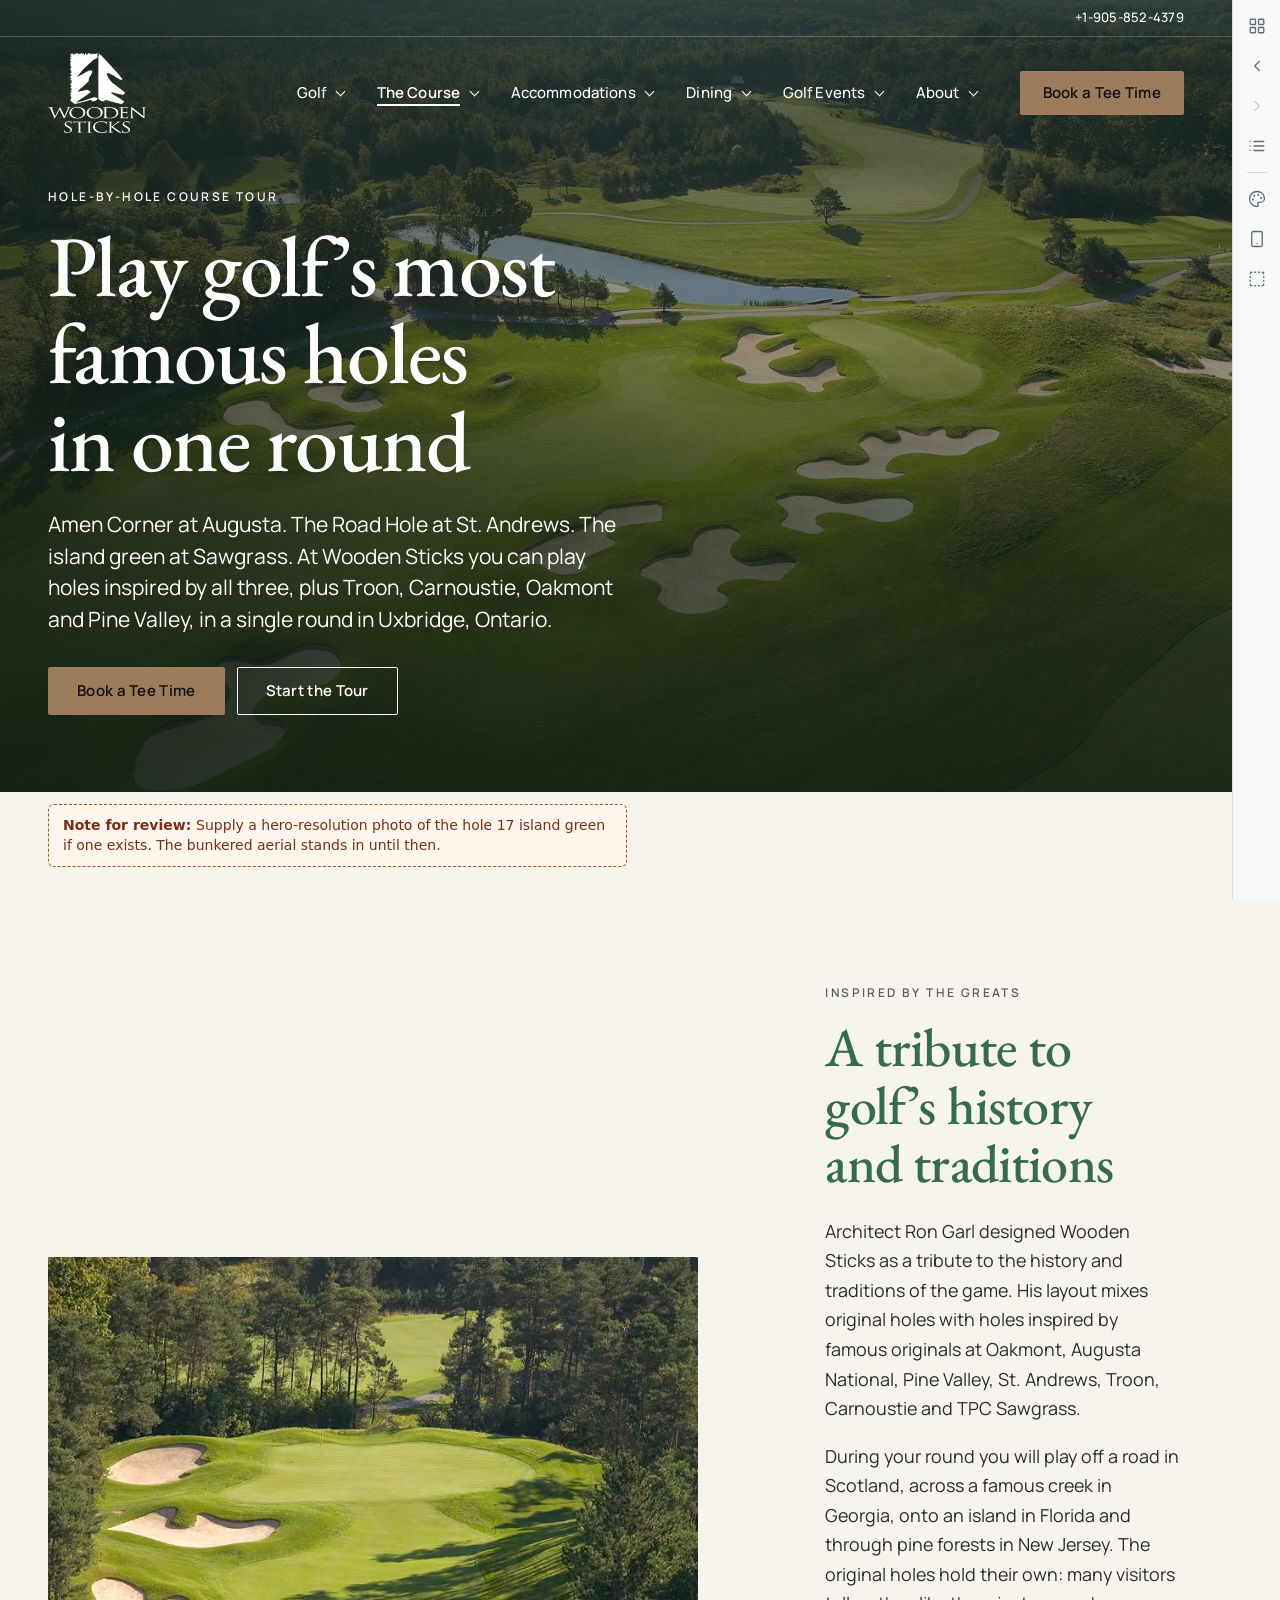
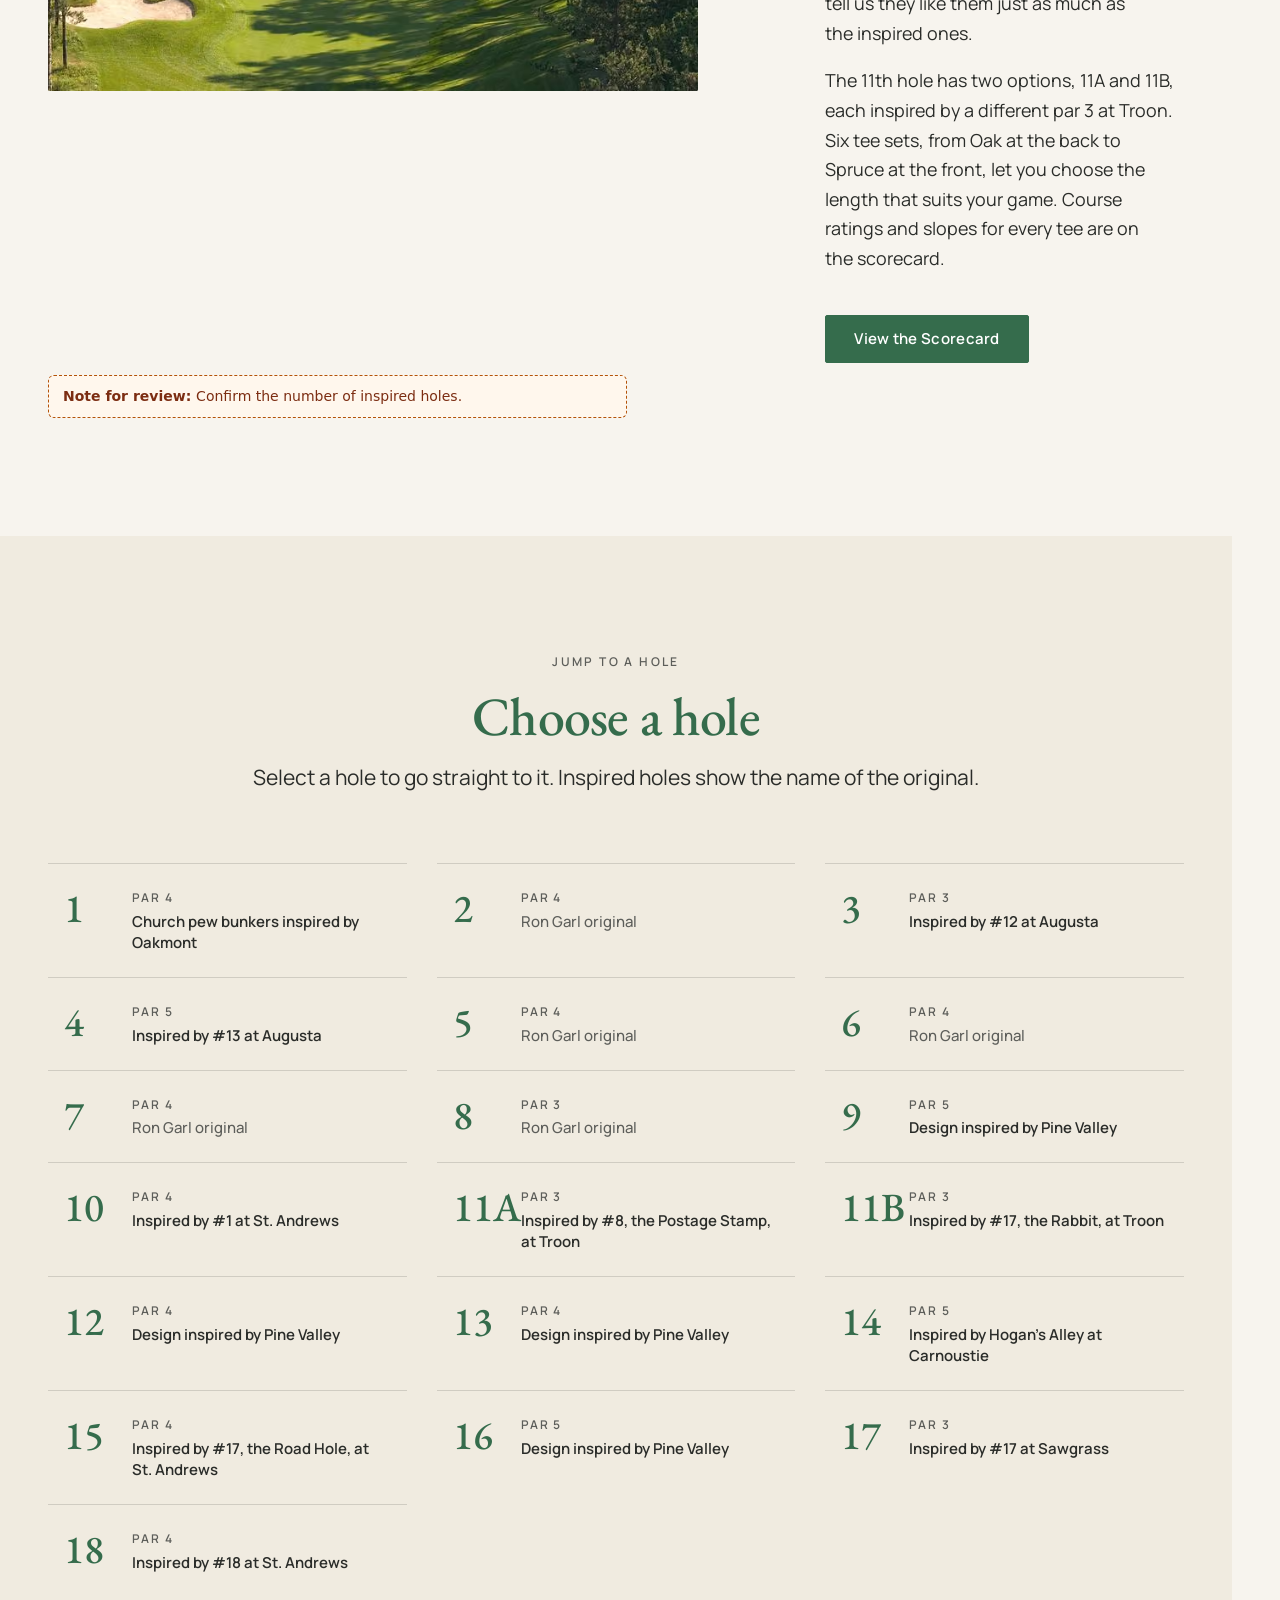
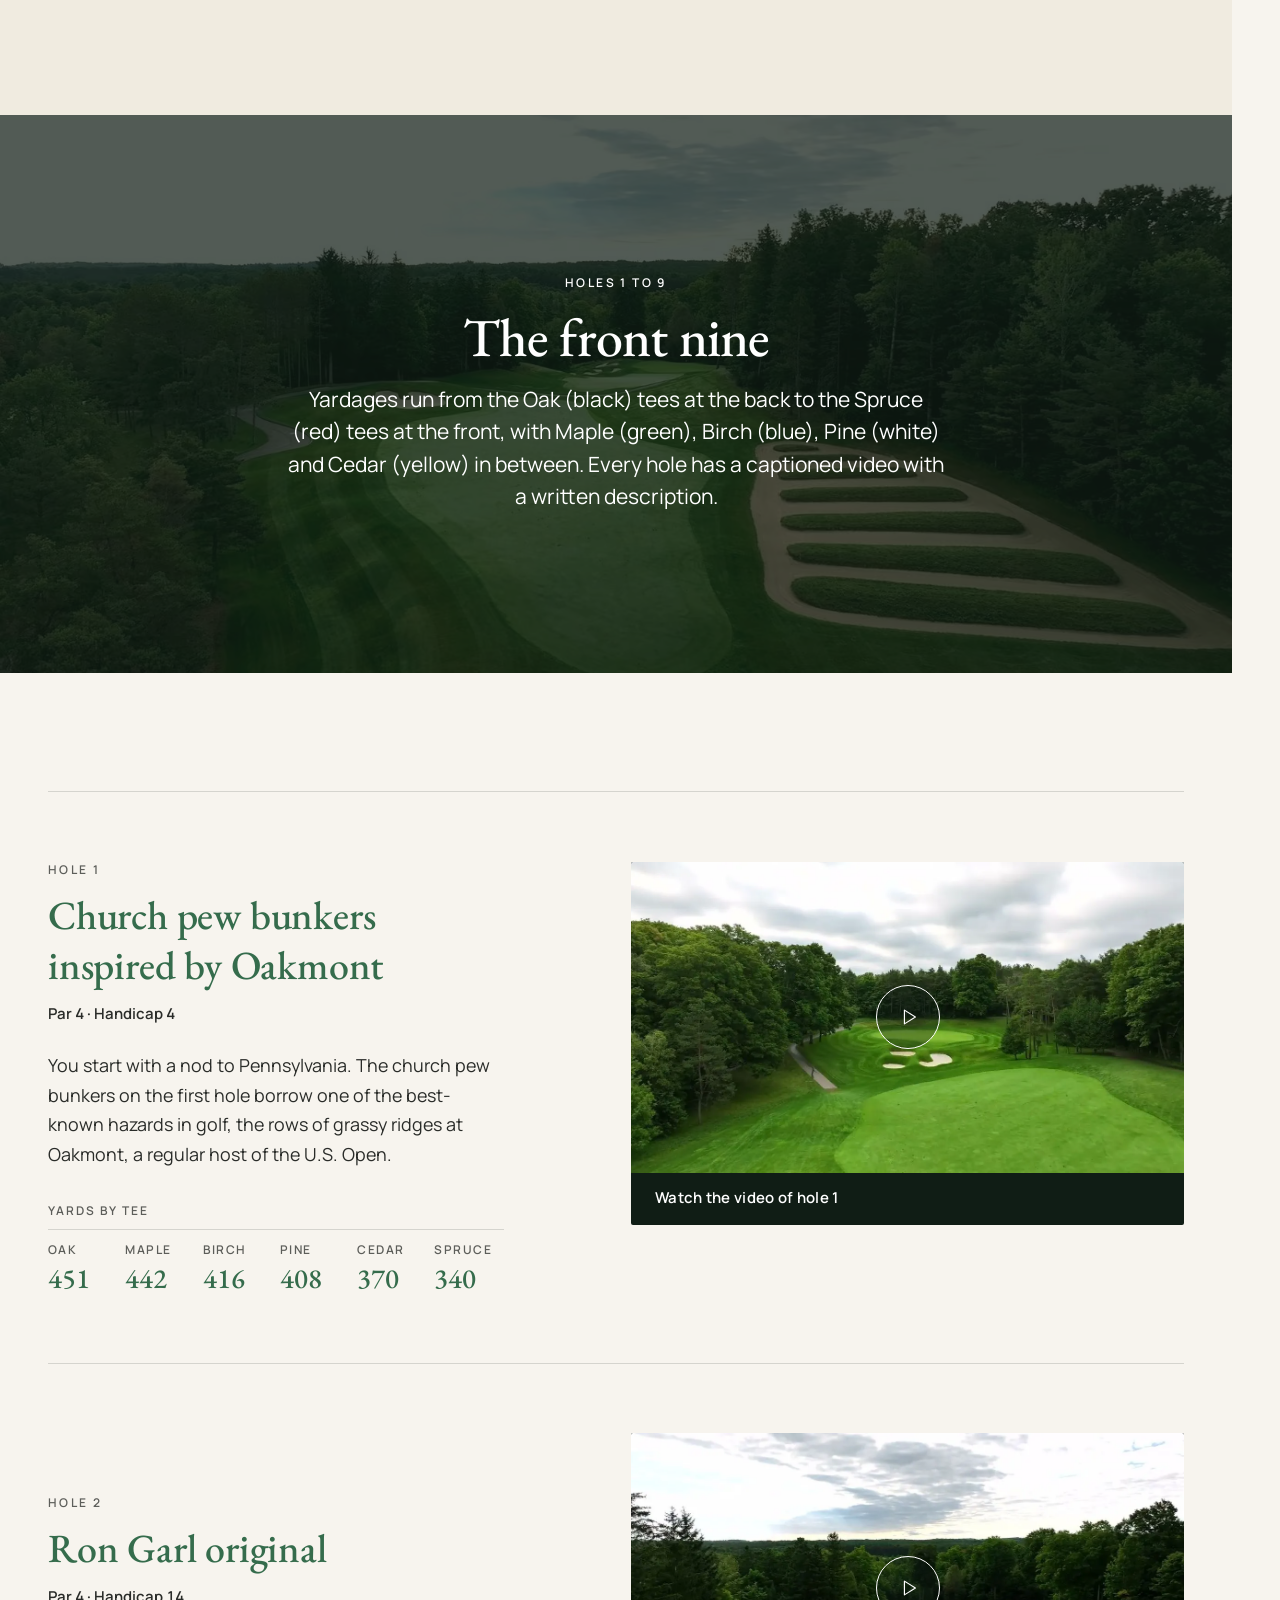
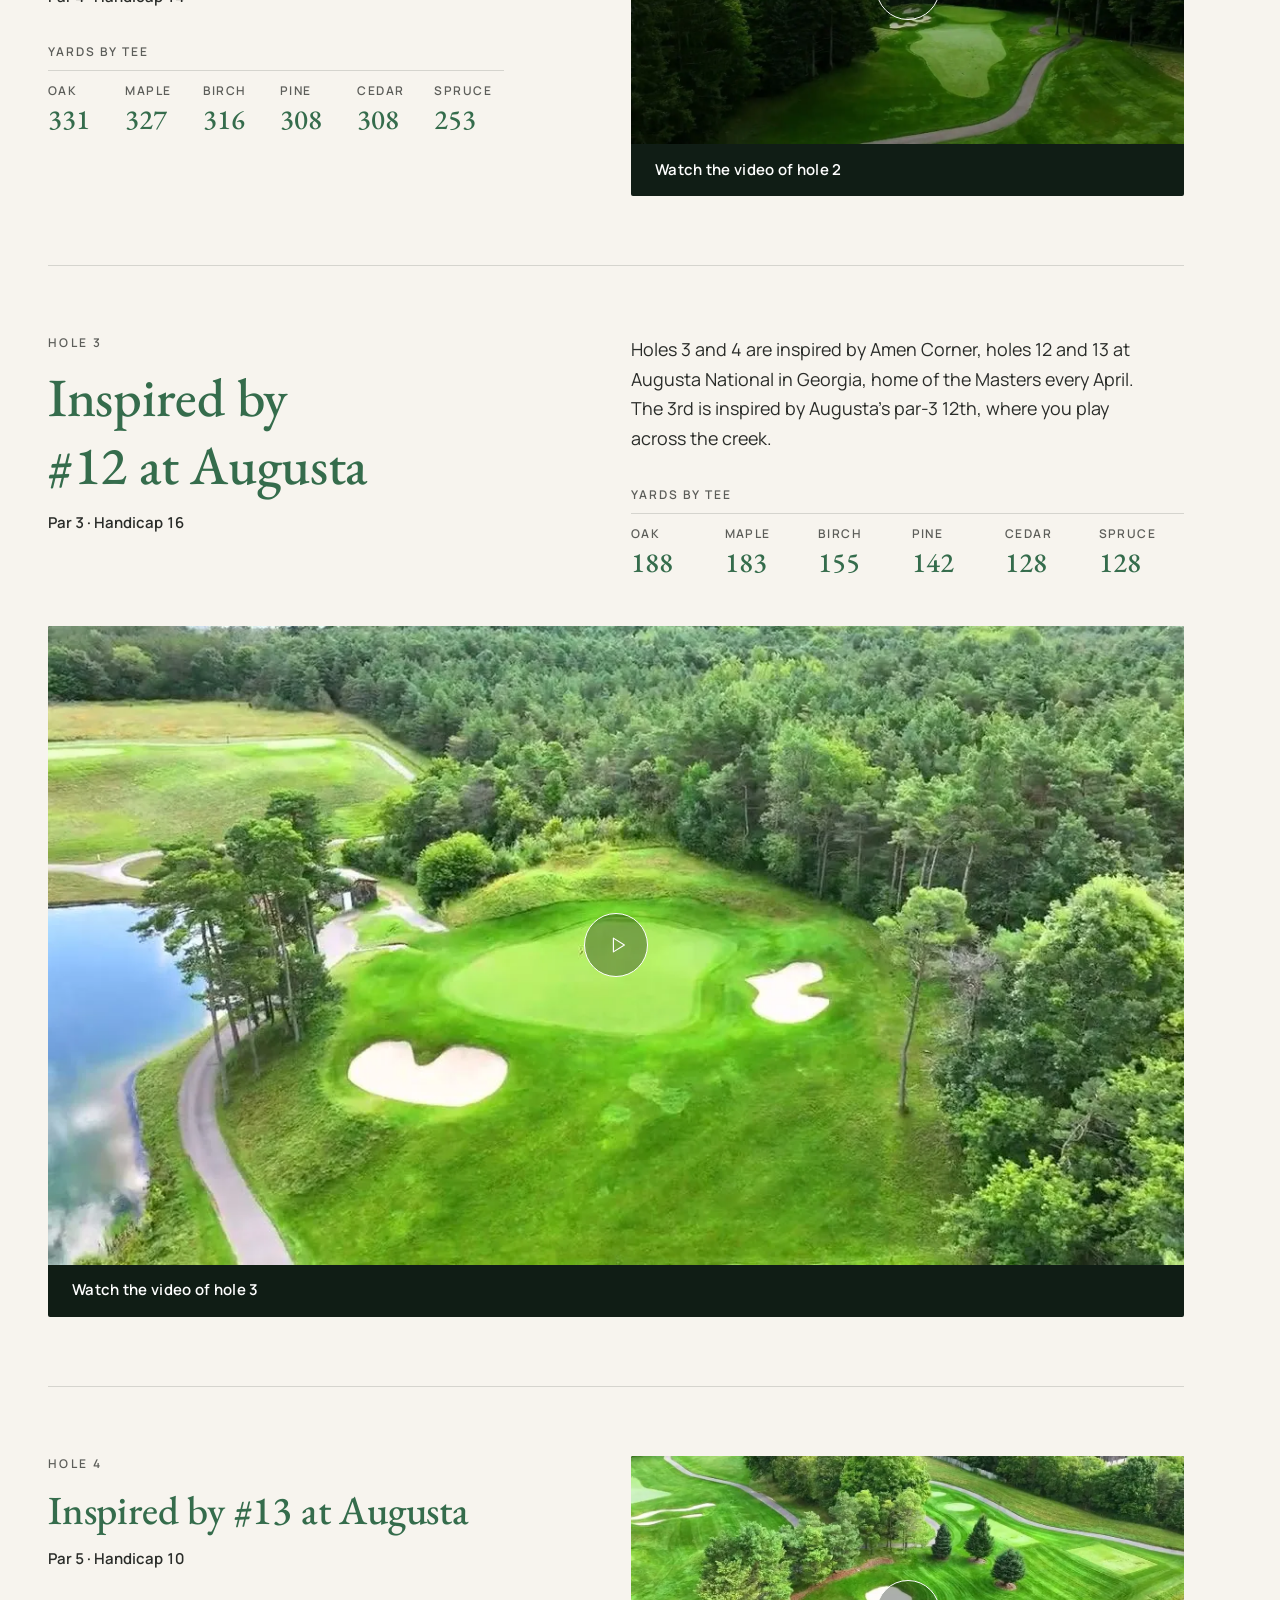
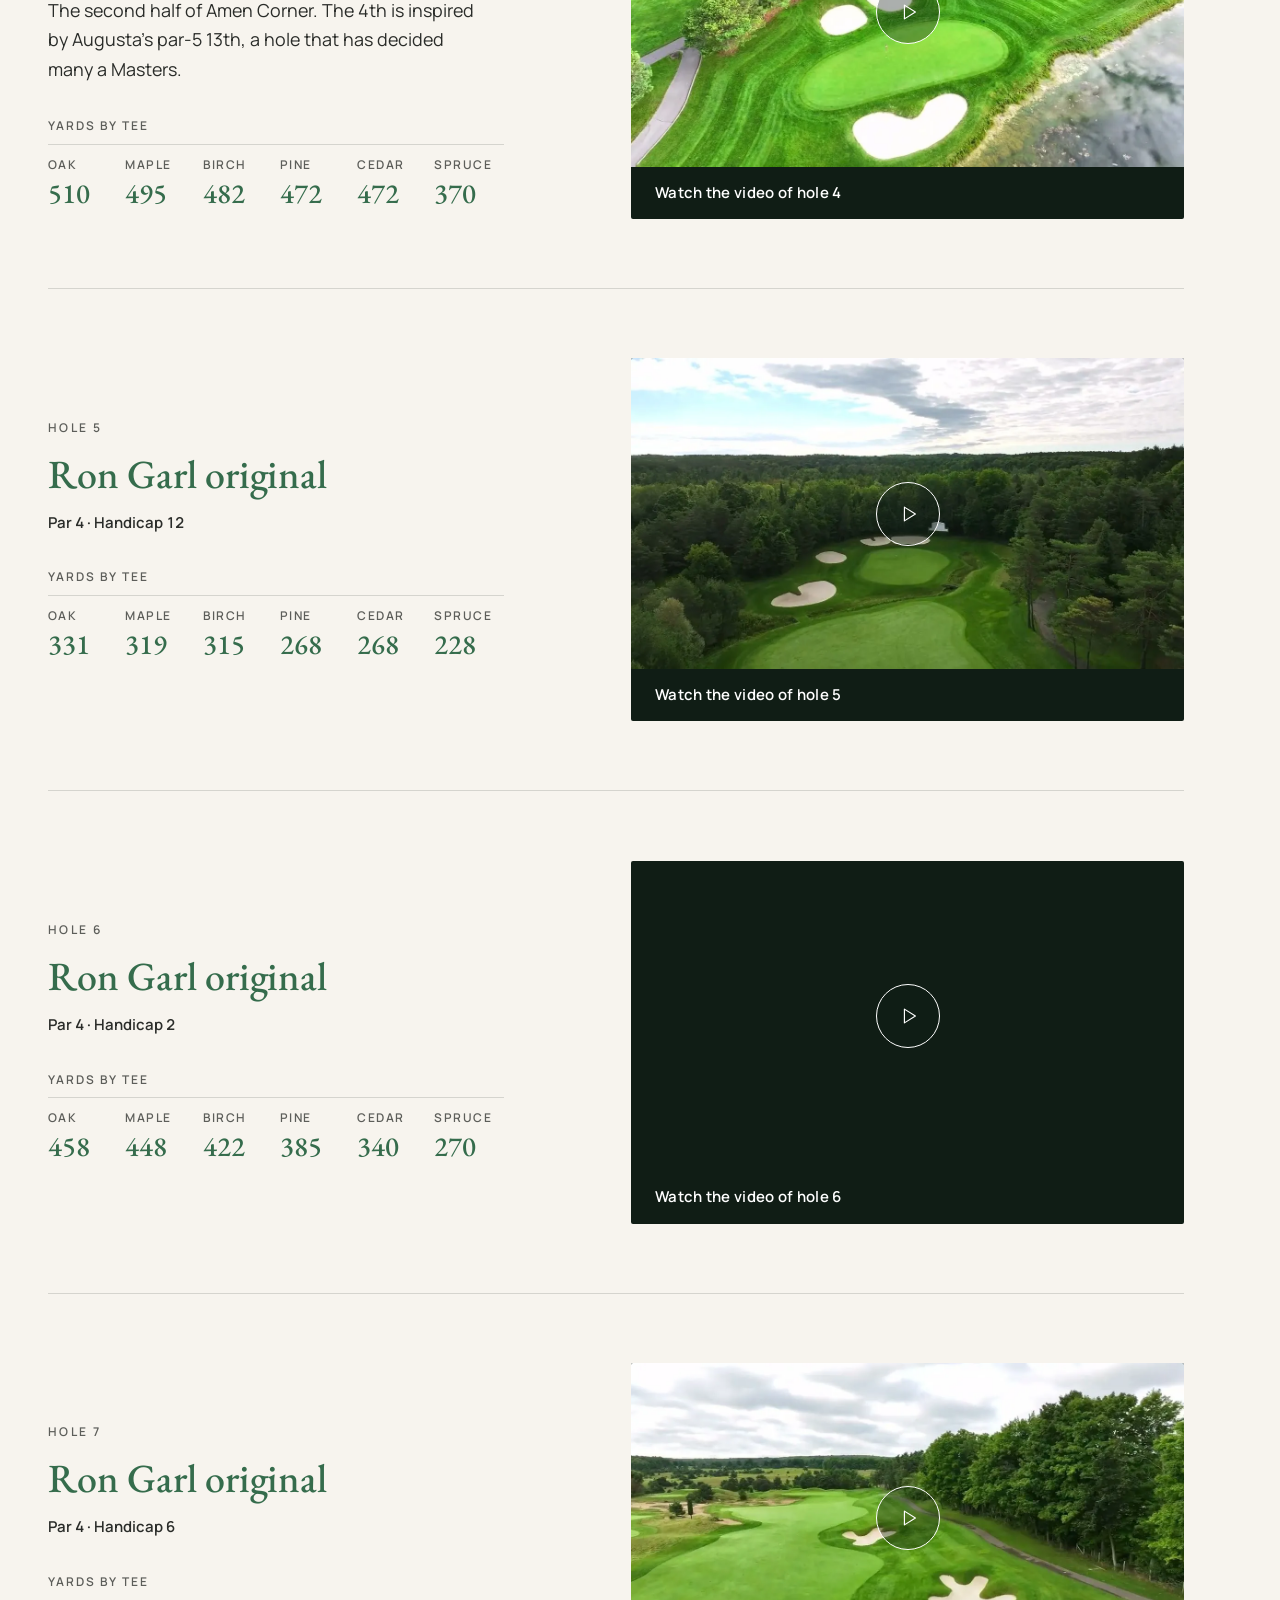
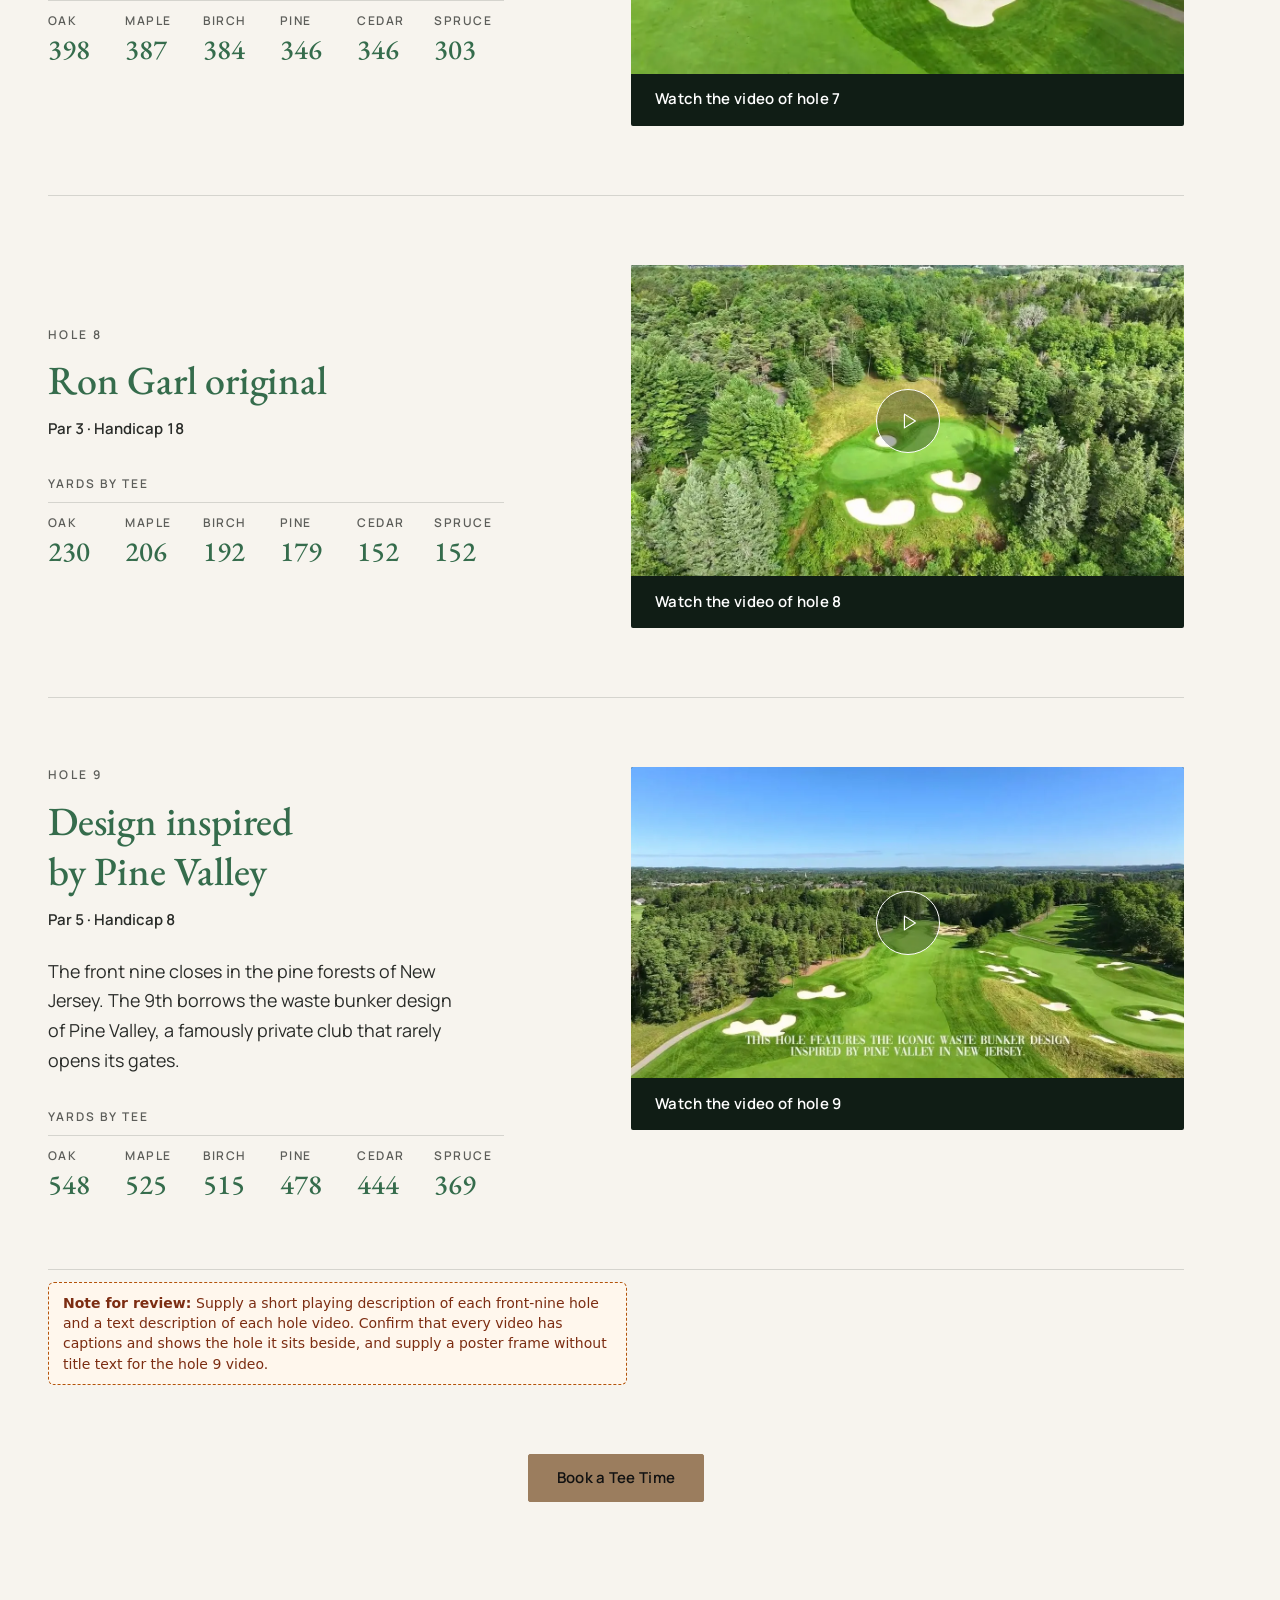
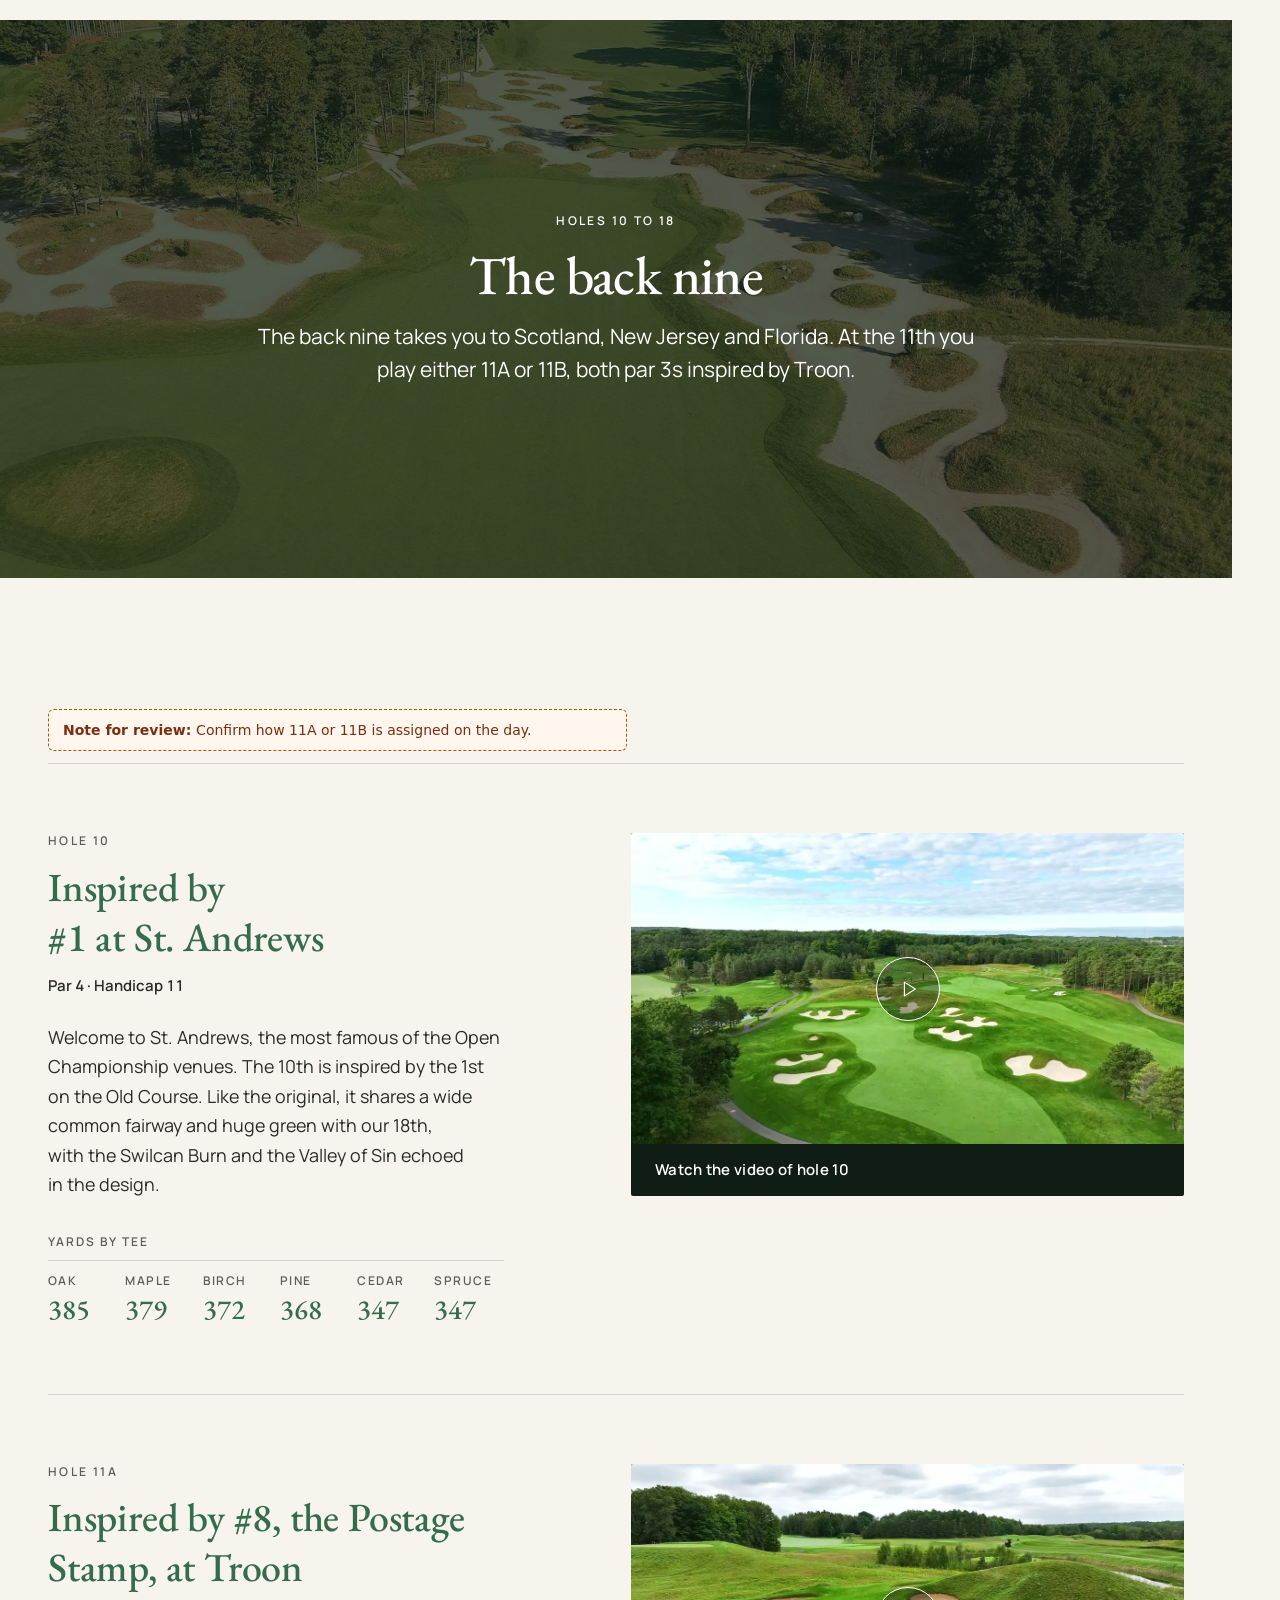
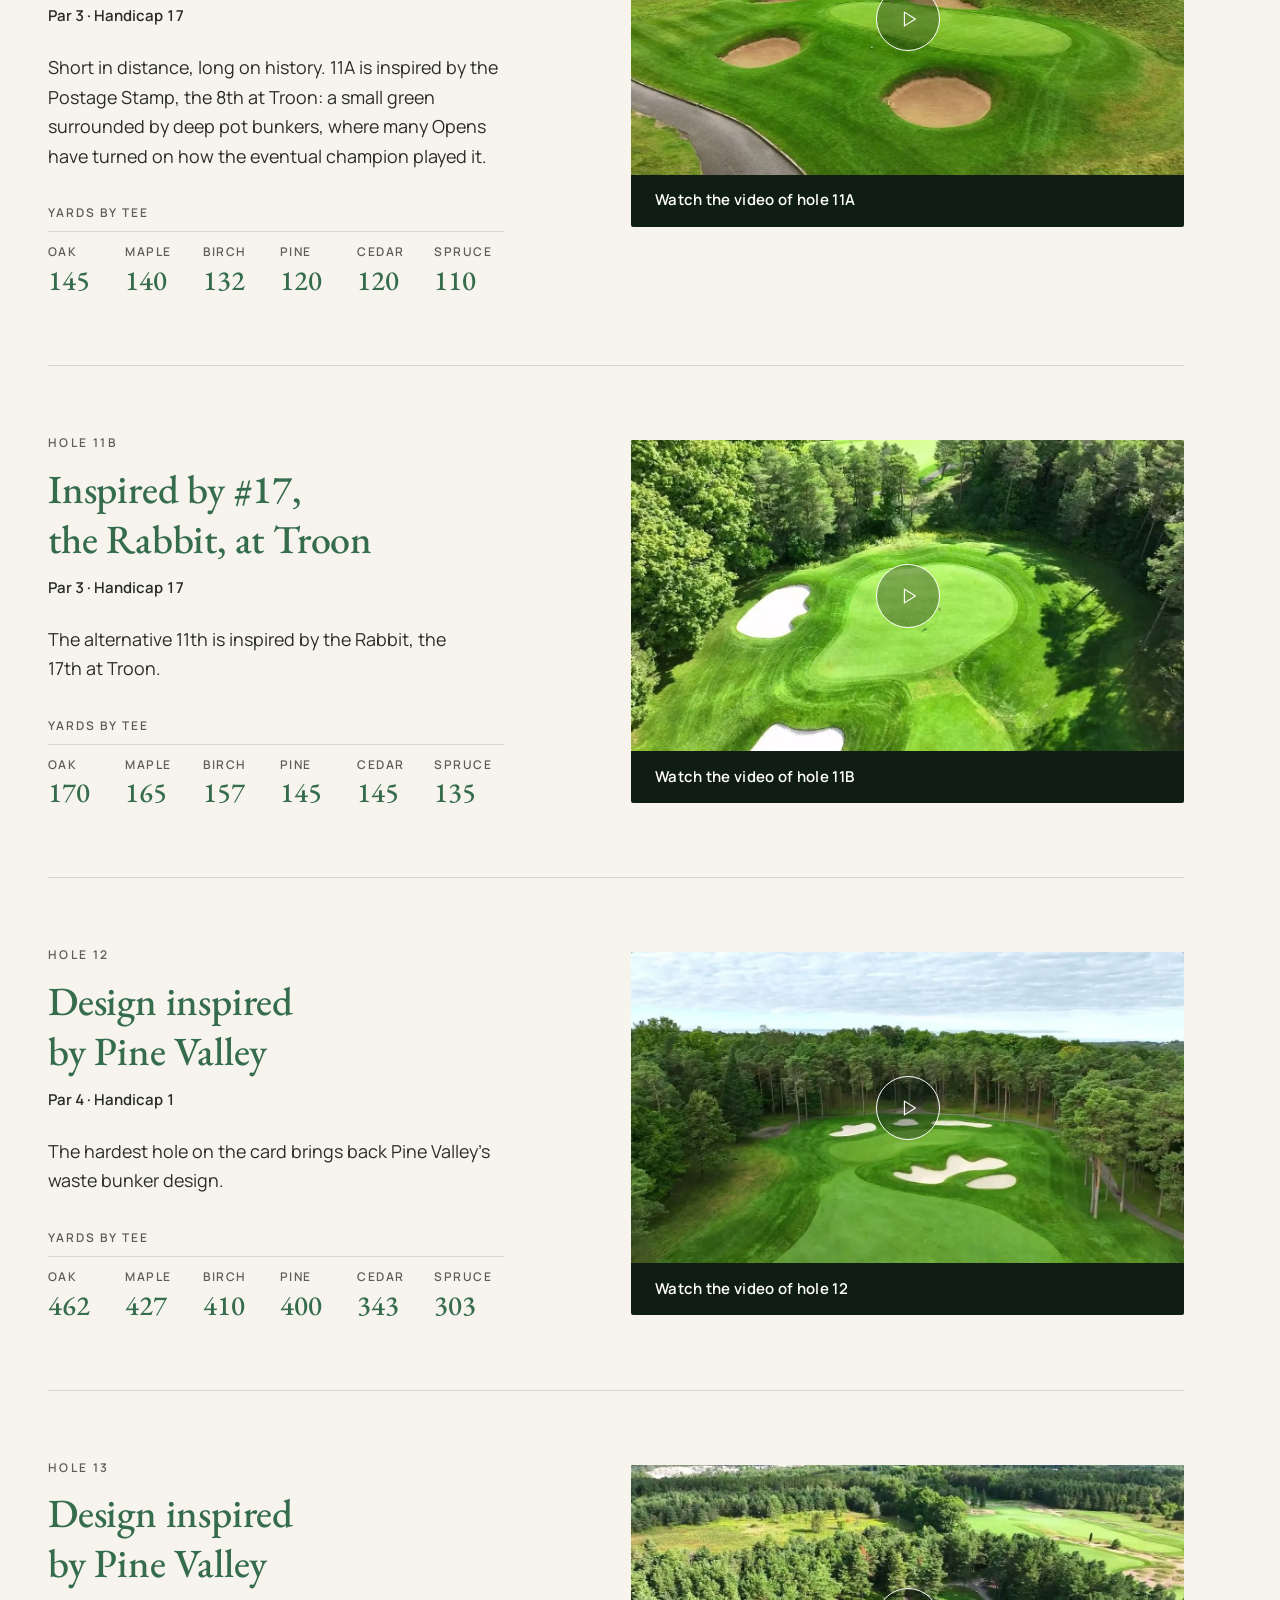
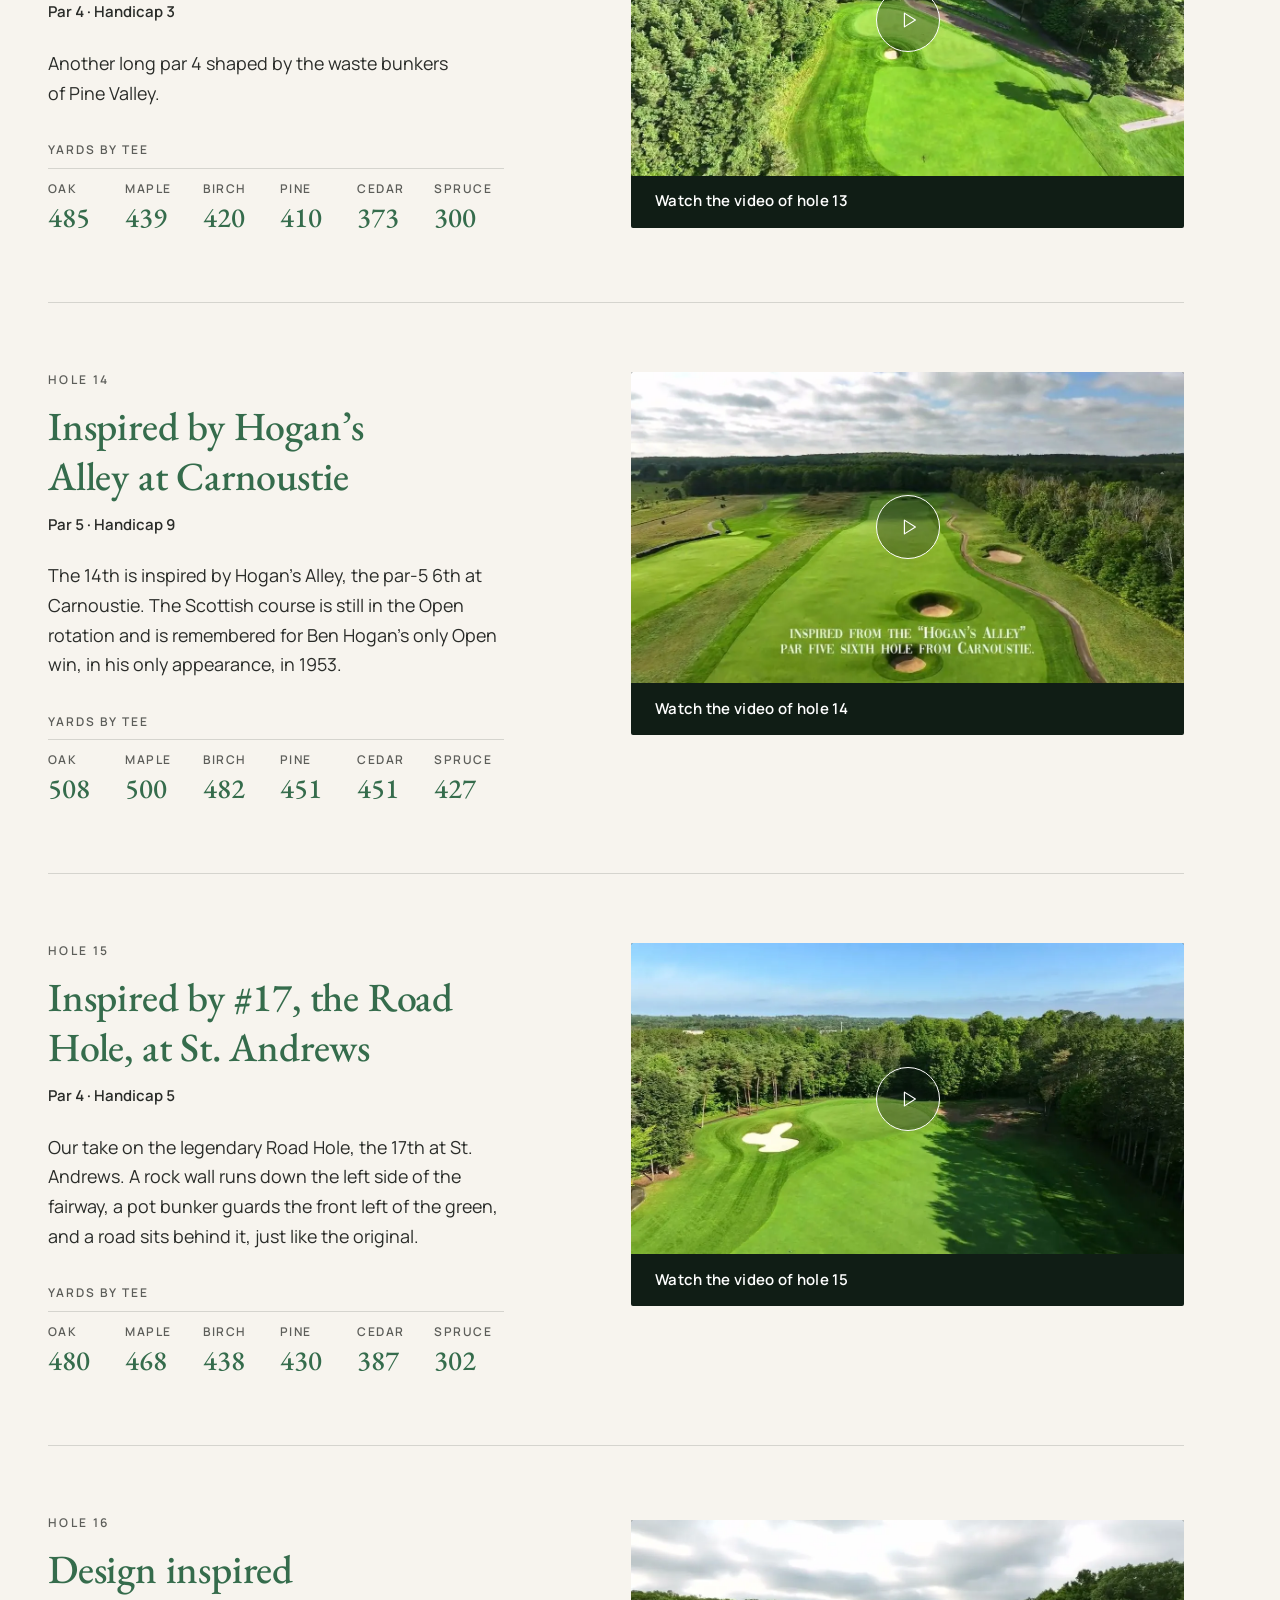
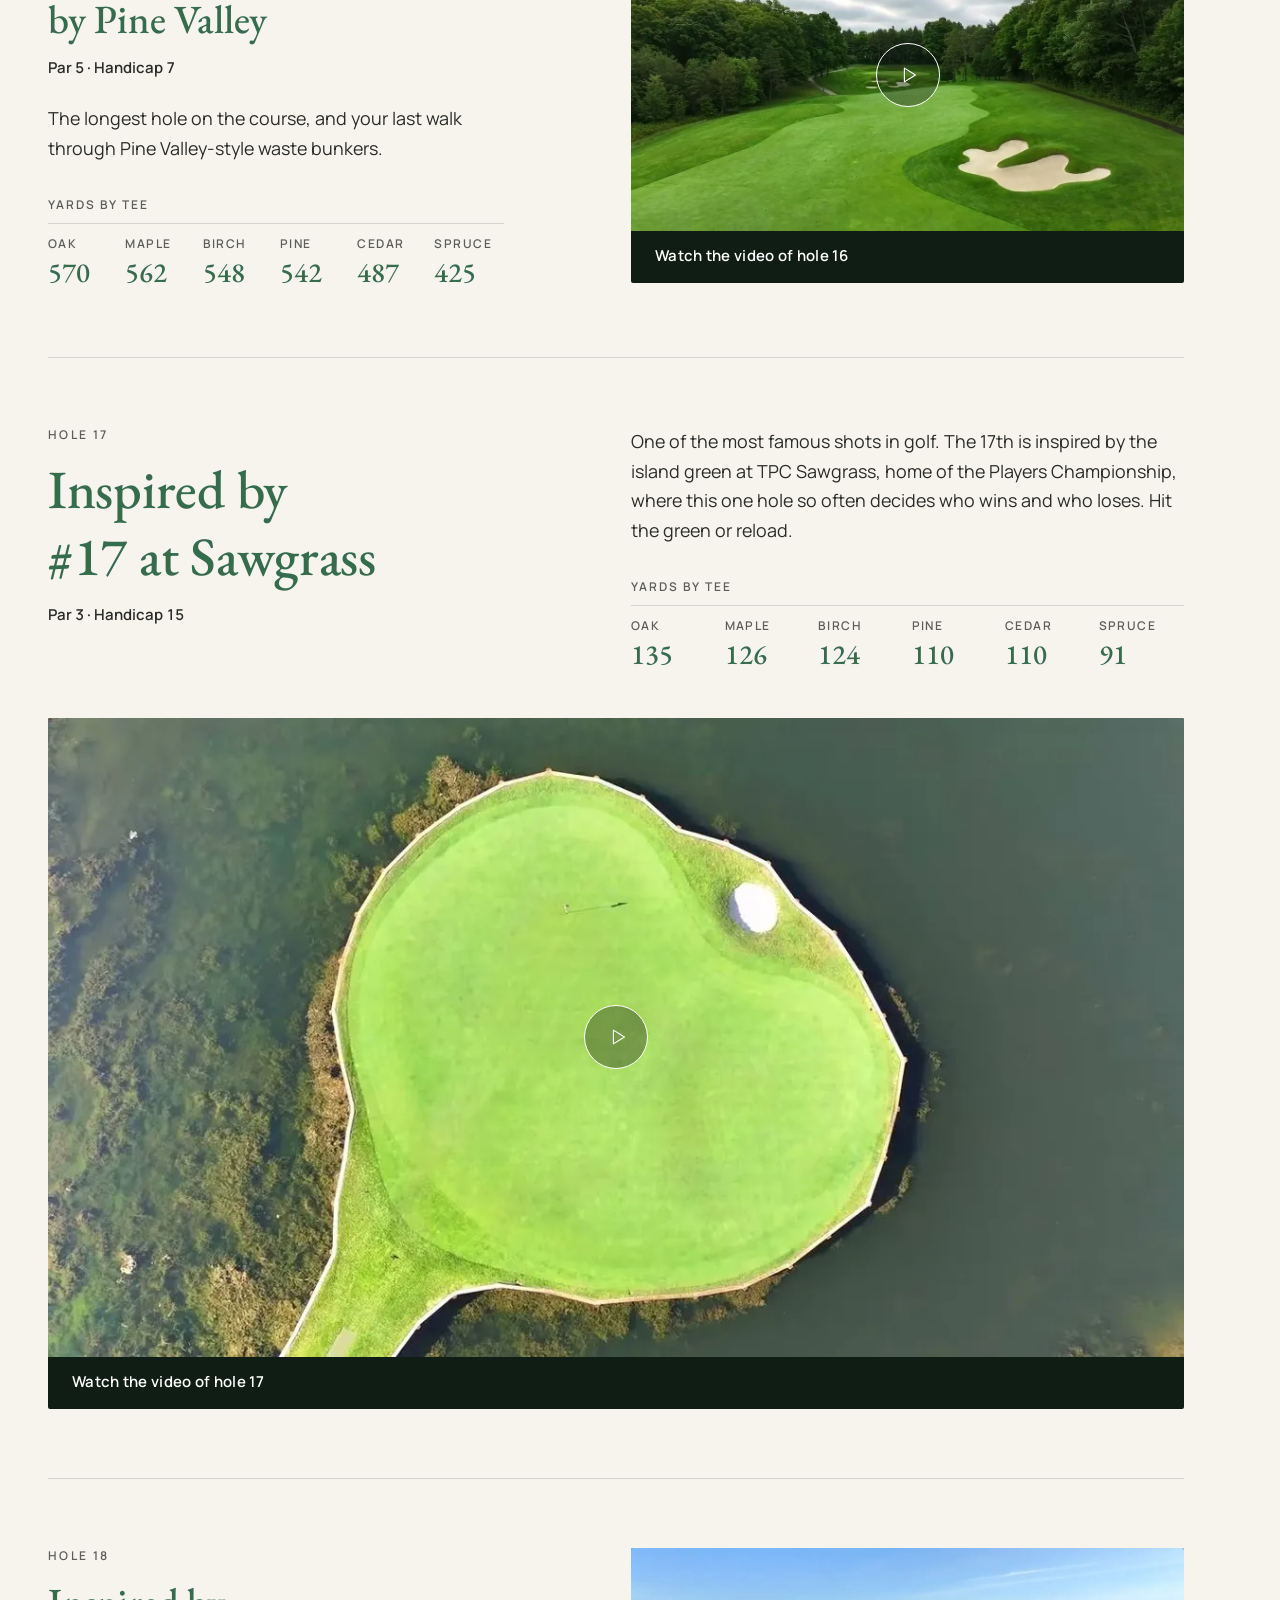
<file: v1/the-course/index.html>
<!doctype html>
<html lang="en-CA">
<head>
<meta charset="utf-8">
<meta name="viewport" content="width=device-width, initial-scale=1">
<meta name="robots" content="noindex, nofollow">
<title>The course: a hole-by-hole tour | Wooden Sticks Golf Club</title>
<meta name="description" content="Tour all 18 holes at Wooden Sticks, with holes inspired by Augusta, St. Andrews, Troon and Sawgrass. See yardages from six tees and book your tee time.">
<meta property="og:type" content="website">
<meta property="og:title" content="The course: a hole-by-hole tour | Wooden Sticks Golf Club">
<meta property="og:description" content="Tour all 18 holes at Wooden Sticks, with holes inspired by Augusta, St. Andrews, Troon and Sawgrass. See yardages from six tees and book your tee time.">
<meta property="og:image" content="../assets/og/the-course.jpg"><meta property="og:image:width" content="1200"><meta property="og:image:height" content="630"><meta name="twitter:card" content="summary_large_image">
<link rel="icon" type="image/png" sizes="32x32" href="../assets/brand/icon-32.png"><link rel="apple-touch-icon" href="../assets/brand/icon-180.png">
<link rel="preconnect" href="https://fonts.googleapis.com"><link rel="preconnect" href="https://fonts.gstatic.com" crossorigin>
<link rel="stylesheet" href="https://fonts.googleapis.com/css2?family=EB+Garamond:wght@500;600&amp;family=Manrope:wght@400;500;600&amp;display=swap">
<link rel="preload" as="image" href="../assets/media/6089eef0-51fe-46f0-8efc-9b838493d6fd-0779dc57d571/800.webp" fetchpriority="high">
<link rel="stylesheet" href="../assets/base.css">
<link rel="stylesheet" href="../assets/system.css">
<style>/* The Course: hole index */
.holes-index {
  display: grid;
  grid-template-columns: repeat(4, minmax(0, 1fr));
  column-gap: var(--grid-gap);
  margin: 0;
  padding: 0;
  list-style: none;
}
.holes-index li { display: flex; }
.hole-link {
  flex: 1;
  display: grid;
  grid-template-columns: 4rem minmax(0, 1fr);
  column-gap: var(--space-s);
  align-content: start;
  min-height: 44px;
  padding: var(--space-m) var(--space-s);
  border-top: 1px solid var(--c-rule);
  color: var(--c-text);
  text-decoration: none;
  transition: background-color var(--dur-fast) var(--ease);
}
.hole-link__num {
  grid-row: 1 / span 2;
  font-family: var(--font-display);
  font-size: var(--step-3);
  font-weight: 500;
  line-height: 1;
  color: var(--heading);
  font-variant-numeric: tabular-nums lining-nums;
  transition: color var(--dur-fast) var(--ease);
}
.hole-link__par {
  margin-top: 0.125rem;
  font-size: var(--step--2);
  font-weight: 600;
  letter-spacing: 0.16em;
  line-height: 1.4;
  text-transform: uppercase;
  color: var(--c-muted);
}
.hole-link__name {
  margin-top: var(--space-3xs);
  font-size: 0.9375rem;
  font-weight: 600;
  line-height: 1.4;
  text-underline-offset: 0.25em;
}
.hole-link--original .hole-link__name {
  font-weight: 500;
  color: var(--c-muted);
}
.hole-link:hover,
.hole-link:active {
  background: var(--surface);
  color: var(--c-text);
}
.hole-link:hover .hole-link__name {
  text-decoration: underline;
  text-decoration-thickness: 1px;
}
.hole-link:active .hole-link__num { color: var(--secondary); }
.hole-link:focus-visible {
  outline: 2px solid var(--c-focus);
  outline-offset: -2px;
}

/* Nine intros over a full-bleed aerial */
.nine-intro {
  display: flex;
  align-items: center;
  min-height: clamp(26rem, 62svh, 40rem);
}
.nine-intro .section-head { margin-bottom: 0; }

/* One repeated pattern per hole */
.holes { border-bottom: 1px solid var(--c-rule); }
.hole {
  display: grid;
  grid-template-columns: repeat(12, minmax(0, 1fr));
  column-gap: var(--grid-gap);
  align-items: start;
  padding-block: var(--space-2xl);
  border-top: 1px solid var(--c-rule);
}
.hole__text { grid-column: 1 / span 5; }
.hole__film { grid-column: 7 / span 6; }
.hole__title {
  margin-bottom: var(--space-xs);
  font-size: var(--step-3);
}
.hole__label {
  display: block;
  margin-bottom: var(--space-xs);
  font-family: var(--font-body);
  font-size: var(--step--2);
  font-weight: 600;
  letter-spacing: var(--track-label);
  line-height: 1.4;
  text-transform: uppercase;
  color: var(--c-muted);
}
.hole__meta {
  margin-bottom: var(--space-m);
  font-size: 0.9375rem;
  font-weight: 600;
  font-variant-numeric: tabular-nums lining-nums;
}
.hole__text p { max-width: 60ch; }
.yardage__label {
  margin: var(--space-l) 0 var(--space-2xs);
  font-size: var(--step--2);
  font-weight: 600;
  letter-spacing: 0.16em;
  text-transform: uppercase;
  color: var(--c-muted);
}
.yardage {
  display: grid;
  grid-template-columns: repeat(6, minmax(0, 1fr));
  gap: var(--space-s) var(--space-2xs);
  margin: 0;
  padding-top: var(--space-xs);
  border-top: 1px solid var(--c-rule);
}
.yardage dt {
  font-size: var(--step--2);
  font-weight: 600;
  letter-spacing: 0.12em;
  line-height: 1.4;
  text-transform: uppercase;
  color: var(--c-muted);
}
.yardage dd {
  margin: var(--space-3xs) 0 0;
  font-family: var(--font-display);
  font-size: var(--step-2);
  font-weight: 500;
  line-height: 1.1;
  color: var(--c-heading);
  font-variant-numeric: tabular-nums lining-nums;
}

/* Closing band */
.band .band__more { margin-top: var(--space-s); }

@media (max-width: 1079.98px) {
  .holes-index { grid-template-columns: repeat(3, minmax(0, 1fr)); }
  .yardage { grid-template-columns: repeat(3, minmax(0, 1fr)); }
}
@media (max-width: 899.98px) {
  .hole__text,
  .hole__film { grid-column: 1 / -1; }
  .hole__film { margin-top: var(--space-l); }
  .yardage { grid-template-columns: repeat(6, minmax(0, 1fr)); }
}
@media (max-width: 599.98px) {
  .holes-index { grid-template-columns: repeat(2, minmax(0, 1fr)); }
  .hole-link {
    grid-template-columns: minmax(0, 1fr);
    padding-inline: var(--space-xs);
  }
  .hole-link__num {
    grid-row: auto;
    margin-bottom: var(--space-2xs);
  }
  .yardage { grid-template-columns: repeat(3, minmax(0, 1fr)); }
}

/* Revision 2 */
/* Hole index: columns wide enough for the original names */
.holes-index { grid-template-columns: repeat(3, minmax(0, 1fr)); }
.hole-link { grid-template-columns: 3.25rem minmax(0, 1fr); }
@media (min-width: 1500px) {
  .holes-index { grid-template-columns: repeat(4, minmax(0, 1fr)); }
}
@media (max-width: 1079.98px) {
  .holes-index { grid-template-columns: repeat(2, minmax(0, 1fr)); }
}
@media (max-width: 599.98px) {
  .holes-index { grid-template-columns: minmax(0, 1fr); }
  .hole-link {
    grid-template-columns: 3rem minmax(0, 1fr);
    padding: var(--space-s) var(--space-2xs);
  }
  .hole-link__num {
    grid-row: 1 / span 2;
    margin-bottom: 0;
    font-size: var(--step-2);
  }
}

/* Hole rows: brief holes centre against the film */
.hole--brief { align-items: center; }

/* Signature holes: one full-width film moment per nine */
.hole--feature .hole__text {
  grid-column: 1 / -1;
  display: grid;
  grid-template-columns: repeat(12, minmax(0, 1fr));
  column-gap: var(--grid-gap);
}
.hole--feature .hole__head { grid-column: 1 / span 5; }
.hole--feature .hole__body { grid-column: 7 / span 6; }
.hole--feature .hole__title { font-size: var(--step-4); }
.hole--feature .hole__body .yardage__label { margin-top: var(--space-l); }
.hole--feature .hole__film {
  grid-column: 1 / -1;
  margin-top: var(--space-xl);
}
@media (max-width: 899.98px) {
  .hole--feature .hole__head,
  .hole--feature .hole__body { grid-column: 1 / -1; }
  .hole--feature .hole__film { margin-top: var(--space-l); }
}

/* Hole films: full poster above, label on a solid strip below it */
.hole__film .film {
  aspect-ratio: auto;
  padding: 56.25% 0 0;
  background: var(--shade-deep);
}
.hole__film .film img {
  inset: 0 0 auto 0;
  height: auto;
  aspect-ratio: 16 / 9;
}
.hole__film .film::before { display: none; }
.hole__film .film__play {
  top: 0;
  margin: calc(28.125% - 32px) 0 0 -32px;
}
.hole__film .film__label {
  position: static;
  display: flex;
  align-items: center;
  min-height: 3.25rem;
  padding: var(--space-xs) clamp(1rem, 0.6rem + 1.6vw, 1.5rem);
}

/* Closing band: balanced intro lines */
@media (min-width: 900px) {
  .band .band__inner > p:not(.band__more) {
    max-width: 60ch;
    text-wrap: balance;
  }
}

/* Nine intros on phones: shorter, left-aligned like the page */
@media (max-width: 599.98px) {
  .nine-intro {
    min-height: 20rem;
    padding-block: var(--space-3xl);
  }
  .nine-intro .section-head { text-align: left; }
  .nine-intro .section-head p { margin-inline: 0; }
}

/* Phone header and hero: one Book a Tee Time on the first screen */
@media (max-width: 599.98px) {
  .header-inner { gap: var(--space-s); }
  .hero .button-row .button:not(.button--ghost) { display: none; }
  .hero .button-row .button { flex: 0 1 auto; }
}

/* Footer social links: even gaps, balanced lines, 44px tall */
.site-footer .footer-social ul {
  gap: 0 var(--space-s);
  margin-inline: 0;
}
.site-footer .footer-social a {
  min-width: 24px;
  padding-inline: 0;
  justify-content: flex-start;
}
@media (max-width: 599.98px) {
  .site-footer .footer-social ul {
    display: grid;
    grid-template-columns: repeat(3, max-content);
    gap: 0 var(--space-l);
  }
  .site-footer .footer-social a { min-width: 44px; }
}</style>
<link rel="stylesheet" href="../assets/preview.css">
<script type="application/ld+json">{"@context":"https://schema.org","@type":"GolfCourse","name":"Wooden Sticks Golf Club","telephone":"+1-905-852-4379","address":{"@type":"PostalAddress","addressLocality":"Uxbridge","addressRegion":"ON","addressCountry":"CA"}}</script>
</head>
<body>
<nav class="pv-bar" aria-label="Design preview">
<a class="pv-i" href="../index.html" aria-label="Wooden Sticks Golf Club design concept, version 1: overview" data-tip="Wooden Sticks Golf Club design concept, version 1"><svg viewBox="0 0 24 24" width="18" height="18" fill="none" stroke="currentColor" stroke-width="1.75" stroke-linecap="round" stroke-linejoin="round" aria-hidden="true" focusable="false"><rect width="7" height="7" x="3" y="3" rx="1"/><rect width="7" height="7" x="14" y="3" rx="1"/><rect width="7" height="7" x="14" y="14" rx="1"/><rect width="7" height="7" x="3" y="14" rx="1"/></svg></a>
<a class="pv-i" rel="prev" href="../golf/green-fee-rates/index.html" aria-label="Previous page: Golf Rates" data-tip="Previous: Golf Rates (←)"><svg viewBox="0 0 24 24" width="18" height="18" fill="none" stroke="currentColor" stroke-width="1.75" stroke-linecap="round" stroke-linejoin="round" aria-hidden="true" focusable="false"><path d="m15 18-6-6 6-6"/></svg></a><span class="pv-i pv-off" aria-hidden="true"><svg viewBox="0 0 24 24" width="18" height="18" fill="none" stroke="currentColor" stroke-width="1.75" stroke-linecap="round" stroke-linejoin="round" aria-hidden="true" focusable="false"><path d="m9 18 6-6-6-6"/></svg></span>
<button type="button" class="pv-i" id="pv-pages" aria-expanded="false" aria-controls="pv-pages-menu" aria-label="Pages (now: The Course · The Course)" data-tip="Pages · The Course · The Course"><svg viewBox="0 0 24 24" width="18" height="18" fill="none" stroke="currentColor" stroke-width="1.75" stroke-linecap="round" stroke-linejoin="round" aria-hidden="true" focusable="false"><path d="M3 12h.01"/><path d="M3 18h.01"/><path d="M3 6h.01"/><path d="M8 12h13"/><path d="M8 18h13"/><path d="M8 6h13"/></svg></button>
<div class="pv-menu" id="pv-pages-menu" hidden><p class="pv-group">Homepage</p><ul><li><a href="../home/index.html">Home</a></li></ul><p class="pv-group">Golf</p><ul><li><a href="../golf/green-fee-rates/index.html">Golf Rates</a></li></ul><p class="pv-group">The Course</p><ul><li><a href="../the-course/index.html" aria-current="page">The Course</a></li></ul></div>
<span class="pv-sep" aria-hidden="true"></span>
<a class="pv-i" href="../design-system/index.html" aria-label="Design system" data-tip="Design system"><svg viewBox="0 0 24 24" width="18" height="18" fill="none" stroke="currentColor" stroke-width="1.75" stroke-linecap="round" stroke-linejoin="round" aria-hidden="true" focusable="false"><circle cx="13.5" cy="6.5" r=".5" fill="currentColor"/><circle cx="17.5" cy="10.5" r=".5" fill="currentColor"/><circle cx="8.5" cy="7.5" r=".5" fill="currentColor"/><circle cx="6.5" cy="12.5" r=".5" fill="currentColor"/><path d="M12 2C6.5 2 2 6.5 2 12s4.5 10 10 10c.926 0 1.648-.746 1.648-1.688 0-.437-.18-.835-.437-1.125-.29-.289-.438-.652-.438-1.125a1.64 1.64 0 0 1 1.668-1.668h1.996c3.051 0 5.555-2.503 5.555-5.554C21.965 6.012 17.461 2 12 2z"/></svg></a>
<button type="button" class="pv-i" id="pv-mobile" aria-pressed="false" aria-label="Phone width" data-tip="Phone width"><svg viewBox="0 0 24 24" width="18" height="18" fill="none" stroke="currentColor" stroke-width="1.75" stroke-linecap="round" stroke-linejoin="round" aria-hidden="true" focusable="false"><rect width="14" height="20" x="5" y="2" rx="2" ry="2"/><path d="M12 18h.01"/></svg></button>
<button type="button" class="pv-i" id="pv-structure" aria-pressed="false" aria-label="Structure only" data-tip="Structure only"><svg viewBox="0 0 24 24" width="18" height="18" fill="none" stroke="currentColor" stroke-width="1.75" stroke-linecap="round" stroke-linejoin="round" aria-hidden="true" focusable="false"><path d="M5 3a2 2 0 0 0-2 2"/><path d="M19 3a2 2 0 0 1 2 2"/><path d="M21 19a2 2 0 0 1-2 2"/><path d="M5 21a2 2 0 0 1-2-2"/><path d="M9 3h1"/><path d="M9 21h1"/><path d="M14 3h1"/><path d="M14 21h1"/><path d="M3 9v1"/><path d="M21 9v1"/><path d="M3 14v1"/><path d="M21 14v1"/></svg></button>
<span class="pv-grow" aria-hidden="true"></span>
<button type="button" class="pv-i pv-approve" id="pv-approve" aria-label="Approve this version" data-tip="Approve this version"><svg viewBox="0 0 24 24" width="18" height="18" fill="none" stroke="currentColor" stroke-width="1.75" stroke-linecap="round" stroke-linejoin="round" aria-hidden="true" focusable="false"><path d="M20 6 9 17l-5-5"/></svg></button>
</nav>
<header class="site-header site-header--over-hero" data-header><a class="skip-link" href="#main">Skip to main content</a><div class="utility-bar"><div class="utility-inner"><nav class="utility-nav" aria-label="Utility"><ul class="utility-list"><li><a href="tel:+19058524379">+1-905-852-4379</a></li></ul></nav></div></div><div class="header-bar"><div class="header-inner"><a class="brand" href="../home/index.html" aria-label="Wooden Sticks Golf Club home"><img class="brand-logo brand-logo--on-dark" src="../assets/brand/logo-on-dark.png" alt="" width="174" height="142"><img class="brand-logo brand-logo--on-light" src="../assets/brand/logo-on-light.png" alt="" width="174" height="142"></a><nav class="main-nav" id="main-nav" aria-label="Main"><ul class="nav-list"><li class="nav-item has-children"><a class="nav-link" href="#" data-unbuilt="1">Golf</a><button class="submenu-toggle" type="button" data-submenu-toggle aria-expanded="false" aria-controls="sub-golf"><span class="sr-only">Golf pages</span></button><ul class="submenu" id="sub-golf"><li class="nav-item"><a class="nav-link" href="../golf/green-fee-rates/index.html">Golf Rates</a></li><li class="nav-item"><a class="nav-link" href="#" data-unbuilt="1">Book a Tee Time</a></li><li class="nav-item"><a class="nav-link" href="#" data-unbuilt="1">Gift Cards &amp; Specials</a></li><li class="nav-item"><a class="nav-link" href="#" data-unbuilt="1">Lessons, Clinics &amp; Camps</a></li><li class="nav-item"><a class="nav-link" href="#" data-unbuilt="1">Memberships</a></li></ul></li><li class="nav-item has-children"><a class="nav-link is-current" href="../the-course/index.html" aria-current="page">The Course</a><button class="submenu-toggle" type="button" data-submenu-toggle aria-expanded="false" aria-controls="sub-the-course"><span class="sr-only">The Course pages</span></button><ul class="submenu" id="sub-the-course"><li class="nav-item"><a class="nav-link" href="#" data-unbuilt="1">Scorecard</a></li></ul></li><li class="nav-item has-children"><a class="nav-link" href="#" data-unbuilt="1">Accommodations</a><button class="submenu-toggle" type="button" data-submenu-toggle aria-expanded="false" aria-controls="sub-accommodations"><span class="sr-only">Accommodations pages</span></button><ul class="submenu" id="sub-accommodations"><li class="nav-item"><a class="nav-link" href="#" data-unbuilt="1">Cabins &amp; Suites</a></li><li class="nav-item"><a class="nav-link" href="#" data-unbuilt="1">Quad Cabins</a></li><li class="nav-item"><a class="nav-link" href="#" data-unbuilt="1">Single Suites</a></li><li class="nav-item"><a class="nav-link" href="#" data-unbuilt="1">Couples Retreats</a></li></ul></li><li class="nav-item has-children"><a class="nav-link" href="#" data-unbuilt="1">Dining</a><button class="submenu-toggle" type="button" data-submenu-toggle aria-expanded="false" aria-controls="sub-dining"><span class="sr-only">Dining pages</span></button><ul class="submenu" id="sub-dining"><li class="nav-item"><a class="nav-link" href="#" data-unbuilt="1">Menus</a></li><li class="nav-item"><a class="nav-link" href="#" data-unbuilt="1">Private Events</a></li></ul></li><li class="nav-item has-children"><a class="nav-link" href="#" data-unbuilt="1">Golf Events</a><button class="submenu-toggle" type="button" data-submenu-toggle aria-expanded="false" aria-controls="sub-golf-events"><span class="sr-only">Golf Events pages</span></button><ul class="submenu submenu--mega" id="sub-golf-events"><li class="nav-item"><a class="nav-link" href="#" data-unbuilt="1">Tournaments</a></li><li class="nav-item"><a class="nav-link" href="#" data-unbuilt="1">Group Packages</a></li><li class="nav-item"><a class="nav-link" href="#" data-unbuilt="1">Corporate Golf Programs</a></li><li class="nav-item"><a class="nav-link" href="#" data-unbuilt="1">Golf Leagues</a></li><li class="nav-item"><a class="nav-link" href="#" data-unbuilt="1">Meeting Packages</a></li><li class="nav-item"><a class="nav-link" href="#" data-unbuilt="1">Events &amp; Sales Team</a></li></ul></li><li class="nav-item has-children"><a class="nav-link" href="#" data-unbuilt="1">About</a><button class="submenu-toggle" type="button" data-submenu-toggle aria-expanded="false" aria-controls="sub-about"><span class="sr-only">About pages</span></button><ul class="submenu" id="sub-about"><li class="nav-item"><a class="nav-link" href="#" data-unbuilt="1">Contact &amp; Hours</a></li><li class="nav-item"><a class="nav-link" href="#" data-unbuilt="1">News &amp; Events</a></li><li class="nav-item"><a class="nav-link" href="#" data-unbuilt="1">Community &amp; Charity</a></li><li class="nav-item"><a class="nav-link" href="#" data-unbuilt="1">Careers</a></li><li class="nav-item"><a class="nav-link" href="#" data-unbuilt="1">Join the E-Club</a></li></ul></li></ul></nav><a class="header-cta" href="#" aria-label="Book a Tee Time" data-unbuilt="1">Book a Tee Time</a><button class="menu-toggle" type="button" data-menu-toggle aria-controls="main-nav" aria-expanded="false"><span class="menu-toggle-label">Menu</span></button></div></div></header>
<main id="main">
<section class="hero" data-hero="">
  <div class="hero__media">
    <picture><source type="image/avif" srcset="../assets/media/6089eef0-51fe-46f0-8efc-9b838493d6fd-0779dc57d571/480.avif 480w, ../assets/media/6089eef0-51fe-46f0-8efc-9b838493d6fd-0779dc57d571/800.avif 800w, ../assets/media/6089eef0-51fe-46f0-8efc-9b838493d6fd-0779dc57d571/1200.avif 1200w, ../assets/media/6089eef0-51fe-46f0-8efc-9b838493d6fd-0779dc57d571/1600.avif 1600w, ../assets/media/6089eef0-51fe-46f0-8efc-9b838493d6fd-0779dc57d571/2400.avif 2400w, ../assets/media/6089eef0-51fe-46f0-8efc-9b838493d6fd-0779dc57d571/3200.avif 3200w" sizes="100vw"><source type="image/webp" srcset="../assets/media/6089eef0-51fe-46f0-8efc-9b838493d6fd-0779dc57d571/480.webp 480w, ../assets/media/6089eef0-51fe-46f0-8efc-9b838493d6fd-0779dc57d571/800.webp 800w, ../assets/media/6089eef0-51fe-46f0-8efc-9b838493d6fd-0779dc57d571/1200.webp 1200w, ../assets/media/6089eef0-51fe-46f0-8efc-9b838493d6fd-0779dc57d571/1600.webp 1600w, ../assets/media/6089eef0-51fe-46f0-8efc-9b838493d6fd-0779dc57d571/2400.webp 2400w, ../assets/media/6089eef0-51fe-46f0-8efc-9b838493d6fd-0779dc57d571/3200.webp 3200w" sizes="100vw"><img src="../assets/media/6089eef0-51fe-46f0-8efc-9b838493d6fd-0779dc57d571/1200.webp" alt="Aerial view of a Wooden Sticks hole with sculpted sand bunkers, a pond and tree-lined fairways beyond" width="3200" height="2265" loading="eager" fetchpriority="high" decoding="async" data-media-id="6089eef0-51fe-46f0-8efc-9b838493d6fd" data-max-width="3200" data-provenance="original" style="object-position:50% 50%;background-image:url([data-uri])"></picture>
  </div>
  <div class="hero__inner">
    <div class="hero__content" data-reveal="">
      <span class="eyebrow">Hole-by-hole course tour</span>
      <h1>Play golf’s most famous holes in one&nbsp;round</h1>
      <p class="hero__intro">Amen Corner at Augusta. The Road Hole at St. Andrews. The island green at Sawgrass. At Wooden Sticks you can play holes inspired by all three, plus Troon, Carnoustie, Oakmont and Pine Valley, in a single round in Uxbridge,&nbsp;Ontario.</p>
      <div class="button-row">
        <a class="button" href="#" data-unbuilt="1">Book a Tee Time</a>
        <a class="button button--ghost" href="#hole-1">Start the Tour</a>
      </div>
    </div>
  </div>
</section>

<div class="container">
  <p class="editor-note">Supply a hero-resolution photo of the hole 17&nbsp;island green if one exists. The bunkered aerial stands in until&nbsp;then.</p>
</div>

<section class="section">
  <div class="container">
    <div class="split">
      <div class="split__media media" data-reveal="">
        <picture><source type="image/avif" srcset="../assets/media/776f6583-3cf9-44fd-8828-da4c2b5dd806-22f35e50ca17/480.avif 480w, ../assets/media/776f6583-3cf9-44fd-8828-da4c2b5dd806-22f35e50ca17/800.avif 800w, ../assets/media/776f6583-3cf9-44fd-8828-da4c2b5dd806-22f35e50ca17/1200.avif 1200w, ../assets/media/776f6583-3cf9-44fd-8828-da4c2b5dd806-22f35e50ca17/1600.avif 1600w, ../assets/media/776f6583-3cf9-44fd-8828-da4c2b5dd806-22f35e50ca17/2400.avif 2400w, ../assets/media/776f6583-3cf9-44fd-8828-da4c2b5dd806-22f35e50ca17/2648.avif 2648w" sizes="(min-width: 900px) 58vw, 100vw"><source type="image/webp" srcset="../assets/media/776f6583-3cf9-44fd-8828-da4c2b5dd806-22f35e50ca17/480.webp 480w, ../assets/media/776f6583-3cf9-44fd-8828-da4c2b5dd806-22f35e50ca17/800.webp 800w, ../assets/media/776f6583-3cf9-44fd-8828-da4c2b5dd806-22f35e50ca17/1200.webp 1200w, ../assets/media/776f6583-3cf9-44fd-8828-da4c2b5dd806-22f35e50ca17/1600.webp 1600w, ../assets/media/776f6583-3cf9-44fd-8828-da4c2b5dd806-22f35e50ca17/2400.webp 2400w, ../assets/media/776f6583-3cf9-44fd-8828-da4c2b5dd806-22f35e50ca17/2648.webp 2648w" sizes="(min-width: 900px) 58vw, 100vw"><img src="../assets/media/776f6583-3cf9-44fd-8828-da4c2b5dd806-22f35e50ca17/1200.webp" alt="Elevated view of a green guarded by three bunkers, with pines casting long shadows across the fairway" width="2648" height="1692" loading="lazy" decoding="async" data-media-id="776f6583-3cf9-44fd-8828-da4c2b5dd806" data-max-width="2648" data-provenance="original" style="object-position:45% 50%;background-image:url([data-uri])"></picture>
      </div>
      <div class="split__text" data-reveal="" style="--reveal-index: 1">
        <span class="eyebrow">Inspired by the greats</span>
        <h2>A tribute to golf’s history and&nbsp;traditions</h2>
        <p>Architect Ron Garl designed Wooden Sticks as a tribute to the history and traditions of the game. His layout mixes original holes with holes inspired by famous originals at Oakmont, Augusta National, Pine Valley, St. Andrews, Troon, Carnoustie and TPC&nbsp;Sawgrass.</p>
        <p>During your round you will play off a road in Scotland, across a famous creek in Georgia, onto an island in Florida and through pine forests in New Jersey. The original holes hold their own: many visitors tell us they like them just as much as the inspired&nbsp;ones.</p>
        <p>The 11th hole has two options, 11A and 11B, each inspired by a different par 3&nbsp;at Troon. Six tee sets, from Oak at the back to Spruce at the front, let you choose the length that suits your game. Course ratings and slopes for every tee are on the&nbsp;scorecard.</p>
        <a class="button button--secondary" href="#" data-unbuilt="1">View the Scorecard</a>
      </div>
    </div>
    <p class="editor-note">Confirm the number of inspired&nbsp;holes.</p>
  </div>
</section>

<section class="section section--alt" id="holes">
  <div class="container">
    <header class="section-head" data-reveal="">
      <span class="eyebrow">Jump to a hole</span>
      <h2>Choose a hole</h2>
      <p>Select a hole to go straight to it. Inspired holes show the name of the&nbsp;original.</p>
    </header>
    <ul class="holes-index" data-reveal="">
      <li><a class="hole-link" href="#hole-1"><span class="hole-link__num"><span class="sr-only">Hole </span>1</span> <span class="hole-link__par">Par 4</span> <span class="hole-link__name">Church pew bunkers inspired by Oakmont</span></a></li>
      <li><a class="hole-link hole-link--original" href="#hole-2"><span class="hole-link__num"><span class="sr-only">Hole </span>2</span> <span class="hole-link__par">Par 4</span> <span class="hole-link__name">Ron Garl original</span></a></li>
      <li><a class="hole-link" href="#hole-3"><span class="hole-link__num"><span class="sr-only">Hole </span>3</span> <span class="hole-link__par">Par 3</span> <span class="hole-link__name">Inspired by #12&nbsp;at Augusta</span></a></li>
      <li><a class="hole-link" href="#hole-4"><span class="hole-link__num"><span class="sr-only">Hole </span>4</span> <span class="hole-link__par">Par 5</span> <span class="hole-link__name">Inspired by #13&nbsp;at Augusta</span></a></li>
      <li><a class="hole-link hole-link--original" href="#hole-5"><span class="hole-link__num"><span class="sr-only">Hole </span>5</span> <span class="hole-link__par">Par 4</span> <span class="hole-link__name">Ron Garl original</span></a></li>
      <li><a class="hole-link hole-link--original" href="#hole-6"><span class="hole-link__num"><span class="sr-only">Hole </span>6</span> <span class="hole-link__par">Par 4</span> <span class="hole-link__name">Ron Garl original</span></a></li>
      <li><a class="hole-link hole-link--original" href="#hole-7"><span class="hole-link__num"><span class="sr-only">Hole </span>7</span> <span class="hole-link__par">Par 4</span> <span class="hole-link__name">Ron Garl original</span></a></li>
      <li><a class="hole-link hole-link--original" href="#hole-8"><span class="hole-link__num"><span class="sr-only">Hole </span>8</span> <span class="hole-link__par">Par 3</span> <span class="hole-link__name">Ron Garl original</span></a></li>
      <li><a class="hole-link" href="#hole-9"><span class="hole-link__num"><span class="sr-only">Hole </span>9</span> <span class="hole-link__par">Par 5</span> <span class="hole-link__name">Design inspired by Pine Valley</span></a></li>
      <li><a class="hole-link" href="#hole-10"><span class="hole-link__num"><span class="sr-only">Hole </span>10</span> <span class="hole-link__par">Par 4</span> <span class="hole-link__name">Inspired by #1&nbsp;at St. Andrews</span></a></li>
      <li><a class="hole-link" href="#hole-11a"><span class="hole-link__num"><span class="sr-only">Hole </span>11A</span> <span class="hole-link__par">Par 3</span> <span class="hole-link__name">Inspired by #8, the Postage Stamp, at Troon</span></a></li>
      <li><a class="hole-link" href="#hole-11b"><span class="hole-link__num"><span class="sr-only">Hole </span>11B</span> <span class="hole-link__par">Par 3</span> <span class="hole-link__name">Inspired by #17, the Rabbit, at Troon</span></a></li>
      <li><a class="hole-link" href="#hole-12"><span class="hole-link__num"><span class="sr-only">Hole </span>12</span> <span class="hole-link__par">Par 4</span> <span class="hole-link__name">Design inspired by Pine Valley</span></a></li>
      <li><a class="hole-link" href="#hole-13"><span class="hole-link__num"><span class="sr-only">Hole </span>13</span> <span class="hole-link__par">Par 4</span> <span class="hole-link__name">Design inspired by Pine Valley</span></a></li>
      <li><a class="hole-link" href="#hole-14"><span class="hole-link__num"><span class="sr-only">Hole </span>14</span> <span class="hole-link__par">Par 5</span> <span class="hole-link__name">Inspired by Hogan’s Alley at Carnoustie</span></a></li>
      <li><a class="hole-link" href="#hole-15"><span class="hole-link__num"><span class="sr-only">Hole </span>15</span> <span class="hole-link__par">Par 4</span> <span class="hole-link__name">Inspired by #17, the Road Hole, at St. Andrews</span></a></li>
      <li><a class="hole-link" href="#hole-16"><span class="hole-link__num"><span class="sr-only">Hole </span>16</span> <span class="hole-link__par">Par 5</span> <span class="hole-link__name">Design inspired by Pine Valley</span></a></li>
      <li><a class="hole-link" href="#hole-17"><span class="hole-link__num"><span class="sr-only">Hole </span>17</span> <span class="hole-link__par">Par 3</span> <span class="hole-link__name">Inspired by #17&nbsp;at Sawgrass</span></a></li>
      <li><a class="hole-link" href="#hole-18"><span class="hole-link__num"><span class="sr-only">Hole </span>18</span> <span class="hole-link__par">Par 4</span> <span class="hole-link__name">Inspired by #18&nbsp;at St. Andrews</span></a></li>
    </ul>
  </div>
</section>

<section class="section section--photo nine-intro" id="front-nine" aria-labelledby="front-nine-title">
  <picture><source type="image/avif" srcset="../assets/media/e37c0f9f-b7d8-42bc-895d-671ae2b3dca4-5d361eb2a92f/480.avif 480w, ../assets/media/e37c0f9f-b7d8-42bc-895d-671ae2b3dca4-5d361eb2a92f/800.avif 800w, ../assets/media/e37c0f9f-b7d8-42bc-895d-671ae2b3dca4-5d361eb2a92f/1200.avif 1200w, ../assets/media/e37c0f9f-b7d8-42bc-895d-671ae2b3dca4-5d361eb2a92f/1600.avif 1600w, ../assets/media/e37c0f9f-b7d8-42bc-895d-671ae2b3dca4-5d361eb2a92f/2276.avif 2276w" sizes="100vw"><source type="image/webp" srcset="../assets/media/e37c0f9f-b7d8-42bc-895d-671ae2b3dca4-5d361eb2a92f/480.webp 480w, ../assets/media/e37c0f9f-b7d8-42bc-895d-671ae2b3dca4-5d361eb2a92f/800.webp 800w, ../assets/media/e37c0f9f-b7d8-42bc-895d-671ae2b3dca4-5d361eb2a92f/1200.webp 1200w, ../assets/media/e37c0f9f-b7d8-42bc-895d-671ae2b3dca4-5d361eb2a92f/1600.webp 1600w, ../assets/media/e37c0f9f-b7d8-42bc-895d-671ae2b3dca4-5d361eb2a92f/2276.webp 2276w" sizes="100vw"><img src="../assets/media/e37c0f9f-b7d8-42bc-895d-671ae2b3dca4-5d361eb2a92f/1200.webp" alt="Drone view down a striped fairway to a green, with a sand bunker of parallel grass ridges on the right and forest on both sides" width="2276" height="1334" loading="lazy" decoding="async" data-media-id="e37c0f9f-b7d8-42bc-895d-671ae2b3dca4" data-max-width="2276" data-provenance="original" style="object-position:50% 60%;background-image:url([data-uri])"></picture>
  <div class="container">
    <header class="section-head" data-reveal="">
      <span class="eyebrow">Holes 1&nbsp;to 9</span>
      <h2 id="front-nine-title">The front nine</h2>
      <p>Yardages run from the Oak (black) tees at the back to the Spruce (red) tees at the front, with Maple (green), Birch (blue), Pine (white) and Cedar (yellow) in between. Every hole has a captioned video with a written&nbsp;description.</p>
    </header>
  </div>
</section>

<div class="section">
  <div class="container">
    <div class="holes">

      <article class="hole" id="hole-1" aria-labelledby="hole-1-title">
        <div class="hole__text" data-reveal="">
          <h3 class="hole__title" id="hole-1-title"><span class="hole__label">Hole 1</span> Church pew bunkers inspired by&nbsp;Oakmont</h3>
          <p class="hole__meta">Par 4 · Handicap&nbsp;4</p>
          <p>You start with a nod to Pennsylvania. The church pew bunkers on the first hole borrow one of the best-known hazards in golf, the rows of grassy ridges at Oakmont, a regular host of the U.S.&nbsp;Open.</p>
          <p class="yardage__label">Yards by tee</p>
          <dl class="yardage">
            <div><dt>Oak</dt><dd>451</dd></div><div><dt>Maple</dt><dd>442</dd></div><div><dt>Birch</dt><dd>416</dd></div><div><dt>Pine</dt><dd>408</dd></div><div><dt>Cedar</dt><dd>370</dd></div><div><dt>Spruce</dt><dd>340</dd></div>
          </dl>
        </div>
        <div class="hole__film" data-reveal="" style="--reveal-index: 1">
          <button class="film" type="button" data-video="749cae37-c1f4-4dc7-8c8e-0fad0dc1e412" data-provider="youtube" data-video-id="nkNRbFRINBw" data-title="Aerial view down a tree-lined golf hole toward a green guarded by bunkers under an overcast sky" aria-label="Play video: Aerial view down a tree-lined golf hole toward a green guarded by bunkers under an overcast sky"><img class="video-poster" src="../assets/media/749cae37-c1f4-4dc7-8c8e-0fad0dc1e412-b08869077041/1200.webp" alt="" width="1280" height="720" loading="lazy" decoding="async"><span class="film__play" aria-hidden="true"><svg viewBox="0 0 24 24"><path d="M7 4.5v15l12-7.5z" stroke-linejoin="round"></path></svg></span><span class="film__label">Watch the video of hole 1</span></button>
        </div>
      </article>

      <article class="hole hole--brief" id="hole-2" aria-labelledby="hole-2-title">
        <div class="hole__text" data-reveal="">
          <h3 class="hole__title" id="hole-2-title"><span class="hole__label">Hole 2</span> Ron Garl&nbsp;original</h3>
          <p class="hole__meta">Par 4 · Handicap&nbsp;14</p>
          <p class="yardage__label">Yards by tee</p>
          <dl class="yardage">
            <div><dt>Oak</dt><dd>331</dd></div><div><dt>Maple</dt><dd>327</dd></div><div><dt>Birch</dt><dd>316</dd></div><div><dt>Pine</dt><dd>308</dd></div><div><dt>Cedar</dt><dd>308</dd></div><div><dt>Spruce</dt><dd>253</dd></div>
          </dl>
        </div>
        <div class="hole__film" data-reveal="" style="--reveal-index: 1">
          <button class="film" type="button" data-video="83c7d1c3-6938-4ccf-82f4-6c3b657e0b6b" data-provider="youtube" data-video-id="bV1UaLcXcmE" data-title="Aerial view of a golf green with bunkers surrounded by dense forest and a winding cart path" aria-label="Play video: Aerial view of a golf green with bunkers surrounded by dense forest and a winding cart path"><img class="video-poster" src="../assets/media/83c7d1c3-6938-4ccf-82f4-6c3b657e0b6b-7236751671dd/1200.webp" alt="" width="1280" height="720" loading="lazy" decoding="async"><span class="film__play" aria-hidden="true"><svg viewBox="0 0 24 24"><path d="M7 4.5v15l12-7.5z" stroke-linejoin="round"></path></svg></span><span class="film__label">Watch the video of hole 2</span></button>
        </div>
      </article>

      <article class="hole hole--feature" id="hole-3" aria-labelledby="hole-3-title">
        <div class="hole__text" data-reveal="">
          <div class="hole__head">
            <h3 class="hole__title" id="hole-3-title"><span class="hole__label">Hole 3</span> Inspired by #12&nbsp;at&nbsp;Augusta</h3>
            <p class="hole__meta">Par 3 · Handicap&nbsp;16</p>
          </div>
          <div class="hole__body">
            <p>Holes 3&nbsp;and 4&nbsp;are inspired by Amen Corner, holes 12&nbsp;and 13&nbsp;at Augusta National in Georgia, home of the Masters every April. The 3rd is inspired by Augusta’s par-3 12th, where you play across the&nbsp;creek.</p>
            <p class="yardage__label">Yards by tee</p>
            <dl class="yardage">
              <div><dt>Oak</dt><dd>188</dd></div><div><dt>Maple</dt><dd>183</dd></div><div><dt>Birch</dt><dd>155</dd></div><div><dt>Pine</dt><dd>142</dd></div><div><dt>Cedar</dt><dd>128</dd></div><div><dt>Spruce</dt><dd>128</dd></div>
            </dl>
          </div>
        </div>
        <div class="hole__film" data-reveal="" style="--reveal-index: 1">
          <button class="film" type="button" data-video="0e423af5-6c85-4c1c-8a31-4f22087f25b8" data-provider="youtube" data-video-id="g9z78-aBEqg" data-title="Aerial view of a golf green with two bunkers beside a pond and cart path, surrounded by forest" aria-label="Play video: Aerial view of a golf green with two bunkers beside a pond and cart path, surrounded by forest"><img class="video-poster" src="../assets/media/0e423af5-6c85-4c1c-8a31-4f22087f25b8-3869634d1e88/1200.webp" alt="" width="1280" height="720" loading="lazy" decoding="async"><span class="film__play" aria-hidden="true"><svg viewBox="0 0 24 24"><path d="M7 4.5v15l12-7.5z" stroke-linejoin="round"></path></svg></span><span class="film__label">Watch the video of hole 3</span></button>
        </div>
      </article>

      <article class="hole" id="hole-4" aria-labelledby="hole-4-title">
        <div class="hole__text" data-reveal="">
          <h3 class="hole__title" id="hole-4-title"><span class="hole__label">Hole 4</span> Inspired by #13&nbsp;at&nbsp;Augusta</h3>
          <p class="hole__meta">Par 5 · Handicap&nbsp;10</p>
          <p>The second half of Amen Corner. The 4th is inspired by Augusta’s par-5 13th, a hole that has decided many a&nbsp;Masters.</p>
          <p class="yardage__label">Yards by tee</p>
          <dl class="yardage">
            <div><dt>Oak</dt><dd>510</dd></div><div><dt>Maple</dt><dd>495</dd></div><div><dt>Birch</dt><dd>482</dd></div><div><dt>Pine</dt><dd>472</dd></div><div><dt>Cedar</dt><dd>472</dd></div><div><dt>Spruce</dt><dd>370</dd></div>
          </dl>
        </div>
        <div class="hole__film" data-reveal="" style="--reveal-index: 1">
          <button class="film" type="button" data-video="fd295017-6dde-45c1-a41c-cf709e52a6e0" data-provider="youtube" data-video-id="8GydiSnjVfU" data-title="Overhead aerial of a golf green ringed by sand bunkers beside a pond, with cart paths and evergreen trees" aria-label="Play video: Overhead aerial of a golf green ringed by sand bunkers beside a pond, with cart paths and evergreen trees"><img class="video-poster" src="../assets/media/fd295017-6dde-45c1-a41c-cf709e52a6e0-e917fbb51953/1200.webp" alt="" width="1280" height="720" loading="lazy" decoding="async"><span class="film__play" aria-hidden="true"><svg viewBox="0 0 24 24"><path d="M7 4.5v15l12-7.5z" stroke-linejoin="round"></path></svg></span><span class="film__label">Watch the video of hole 4</span></button>
        </div>
      </article>

      <article class="hole hole--brief" id="hole-5" aria-labelledby="hole-5-title">
        <div class="hole__text" data-reveal="">
          <h3 class="hole__title" id="hole-5-title"><span class="hole__label">Hole 5</span> Ron Garl&nbsp;original</h3>
          <p class="hole__meta">Par 4 · Handicap&nbsp;12</p>
          <p class="yardage__label">Yards by tee</p>
          <dl class="yardage">
            <div><dt>Oak</dt><dd>331</dd></div><div><dt>Maple</dt><dd>319</dd></div><div><dt>Birch</dt><dd>315</dd></div><div><dt>Pine</dt><dd>268</dd></div><div><dt>Cedar</dt><dd>268</dd></div><div><dt>Spruce</dt><dd>228</dd></div>
          </dl>
        </div>
        <div class="hole__film" data-reveal="" style="--reveal-index: 1">
          <button class="film" type="button" data-video="6bb8824f-49b5-4a42-b007-cb4e4db69d74" data-provider="youtube" data-video-id="ci-tKYGdh2Q" data-title="Aerial view of a golf green with bunkers cut into dense forest under an overcast sky" aria-label="Play video: Aerial view of a golf green with bunkers cut into dense forest under an overcast sky"><img class="video-poster" src="../assets/media/6bb8824f-49b5-4a42-b007-cb4e4db69d74-267c3d2cad74/1200.webp" alt="" width="1280" height="720" loading="lazy" decoding="async"><span class="film__play" aria-hidden="true"><svg viewBox="0 0 24 24"><path d="M7 4.5v15l12-7.5z" stroke-linejoin="round"></path></svg></span><span class="film__label">Watch the video of hole 5</span></button>
        </div>
      </article>

      <article class="hole hole--brief" id="hole-6" aria-labelledby="hole-6-title">
        <div class="hole__text" data-reveal="">
          <h3 class="hole__title" id="hole-6-title"><span class="hole__label">Hole 6</span> Ron Garl&nbsp;original</h3>
          <p class="hole__meta">Par 4 · Handicap&nbsp;2</p>
          <p class="yardage__label">Yards by tee</p>
          <dl class="yardage">
            <div><dt>Oak</dt><dd>458</dd></div><div><dt>Maple</dt><dd>448</dd></div><div><dt>Birch</dt><dd>422</dd></div><div><dt>Pine</dt><dd>385</dd></div><div><dt>Cedar</dt><dd>340</dd></div><div><dt>Spruce</dt><dd>270</dd></div>
          </dl>
        </div>
        <div class="hole__film" data-reveal="" style="--reveal-index: 1">
          <button class="film" type="button" data-video="defcc938-f4f3-4600-8cfa-0e56612624c7" data-provider="youtube" data-video-id="8exv5dI_NEU" data-title="Aerial view of golf course with a pond, an island-style green with timber edging, and greens among forest" aria-label="Play video: Aerial view of golf course with a pond, an island-style green with timber edging, and greens among forest"><img class="video-poster" src="../assets/media/defcc938-f4f3-4600-8cfa-0e56612624c7-a2943210e318/1200.webp" alt="" width="1280" height="720" loading="lazy" decoding="async"><span class="film__play" aria-hidden="true"><svg viewBox="0 0 24 24"><path d="M7 4.5v15l12-7.5z" stroke-linejoin="round"></path></svg></span><span class="film__label">Watch the video of hole 6</span></button>
        </div>
      </article>

      <article class="hole hole--brief" id="hole-7" aria-labelledby="hole-7-title">
        <div class="hole__text" data-reveal="">
          <h3 class="hole__title" id="hole-7-title"><span class="hole__label">Hole 7</span> Ron Garl&nbsp;original</h3>
          <p class="hole__meta">Par 4 · Handicap&nbsp;6</p>
          <p class="yardage__label">Yards by tee</p>
          <dl class="yardage">
            <div><dt>Oak</dt><dd>398</dd></div><div><dt>Maple</dt><dd>387</dd></div><div><dt>Birch</dt><dd>384</dd></div><div><dt>Pine</dt><dd>346</dd></div><div><dt>Cedar</dt><dd>346</dd></div><div><dt>Spruce</dt><dd>303</dd></div>
          </dl>
        </div>
        <div class="hole__film" data-reveal="" style="--reveal-index: 1">
          <button class="film" type="button" data-video="c6cb3aa4-f6cf-43fe-a71e-2927360702b0" data-provider="youtube" data-video-id="mKx6c1OCEYQ" data-title="Low drone view of a fairway with two sculpted bunkers and a cart path along a line of trees" aria-label="Play video: Low drone view of a fairway with two sculpted bunkers and a cart path along a line of trees"><img class="video-poster" src="../assets/media/c6cb3aa4-f6cf-43fe-a71e-2927360702b0-9f981e3c3cd7/1200.webp" alt="" width="1280" height="720" loading="lazy" decoding="async"><span class="film__play" aria-hidden="true"><svg viewBox="0 0 24 24"><path d="M7 4.5v15l12-7.5z" stroke-linejoin="round"></path></svg></span><span class="film__label">Watch the video of hole 7</span></button>
        </div>
      </article>

      <article class="hole hole--brief" id="hole-8" aria-labelledby="hole-8-title">
        <div class="hole__text" data-reveal="">
          <h3 class="hole__title" id="hole-8-title"><span class="hole__label">Hole 8</span> Ron Garl&nbsp;original</h3>
          <p class="hole__meta">Par 3 · Handicap&nbsp;18</p>
          <p class="yardage__label">Yards by tee</p>
          <dl class="yardage">
            <div><dt>Oak</dt><dd>230</dd></div><div><dt>Maple</dt><dd>206</dd></div><div><dt>Birch</dt><dd>192</dd></div><div><dt>Pine</dt><dd>179</dd></div><div><dt>Cedar</dt><dd>152</dd></div><div><dt>Spruce</dt><dd>152</dd></div>
          </dl>
        </div>
        <div class="hole__film" data-reveal="" style="--reveal-index: 1">
          <button class="film" type="button" data-video="1758fa92-6ba7-4948-9cde-3666ae3d91dc" data-provider="youtube" data-video-id="O7K5IkVZfXc" data-title="Overhead aerial of a small golf green with four bunkers tucked into thick evergreen and deciduous forest" aria-label="Play video: Overhead aerial of a small golf green with four bunkers tucked into thick evergreen and deciduous forest"><img class="video-poster" src="../assets/media/1758fa92-6ba7-4948-9cde-3666ae3d91dc-5ad948b08510/1200.webp" alt="" width="1280" height="720" loading="lazy" decoding="async"><span class="film__play" aria-hidden="true"><svg viewBox="0 0 24 24"><path d="M7 4.5v15l12-7.5z" stroke-linejoin="round"></path></svg></span><span class="film__label">Watch the video of hole 8</span></button>
        </div>
      </article>

      <article class="hole" id="hole-9" aria-labelledby="hole-9-title">
        <div class="hole__text" data-reveal="">
          <h3 class="hole__title" id="hole-9-title"><span class="hole__label">Hole 9</span> Design inspired by Pine&nbsp;Valley</h3>
          <p class="hole__meta">Par 5 · Handicap&nbsp;8</p>
          <p>The front nine closes in the pine forests of New Jersey. The 9th borrows the waste bunker design of Pine Valley, a famously private club that rarely opens its&nbsp;gates.</p>
          <p class="yardage__label">Yards by tee</p>
          <dl class="yardage">
            <div><dt>Oak</dt><dd>548</dd></div><div><dt>Maple</dt><dd>525</dd></div><div><dt>Birch</dt><dd>515</dd></div><div><dt>Pine</dt><dd>478</dd></div><div><dt>Cedar</dt><dd>444</dd></div><div><dt>Spruce</dt><dd>369</dd></div>
          </dl>
        </div>
        <div class="hole__film" data-reveal="" style="--reveal-index: 1">
          <button class="film" type="button" data-video="40c35dc6-faa1-47df-86df-35d211543dc6" data-provider="youtube" data-video-id="rEX6Yf7aF3k" data-title="Aerial view down a tree-lined golf fairway with sandy waste bunkers under a clear blue sky" aria-label="Play video: Aerial view down a tree-lined golf fairway with sandy waste bunkers under a clear blue sky"><img class="video-poster" src="../assets/media/40c35dc6-faa1-47df-86df-35d211543dc6-e8e4ef635b7b/1200.webp" alt="" width="1280" height="720" loading="lazy" decoding="async"><span class="film__play" aria-hidden="true"><svg viewBox="0 0 24 24"><path d="M7 4.5v15l12-7.5z" stroke-linejoin="round"></path></svg></span><span class="film__label">Watch the video of hole 9</span></button>
        </div>
      </article>

    </div>
    <p class="editor-note">Supply a short playing description of each front-nine hole and a text description of each hole video. Confirm that every video has captions and shows the hole it sits beside, and supply a poster frame without title text for the hole&nbsp;9&nbsp;video.</p>
    <div class="section-foot">
      <a class="button" href="#" data-unbuilt="1">Book a Tee Time</a>
    </div>
  </div>
</div>

<section class="section section--photo nine-intro" id="back-nine" aria-labelledby="back-nine-title">
  <picture><source type="image/avif" srcset="../assets/media/a85df702-01c5-4244-bfce-b7080248df96-b1d53b110959/480.avif 480w, ../assets/media/a85df702-01c5-4244-bfce-b7080248df96-b1d53b110959/800.avif 800w, ../assets/media/a85df702-01c5-4244-bfce-b7080248df96-b1d53b110959/1200.avif 1200w, ../assets/media/a85df702-01c5-4244-bfce-b7080248df96-b1d53b110959/1600.avif 1600w, ../assets/media/a85df702-01c5-4244-bfce-b7080248df96-b1d53b110959/2400.avif 2400w, ../assets/media/a85df702-01c5-4244-bfce-b7080248df96-b1d53b110959/3200.avif 3200w" sizes="100vw"><source type="image/webp" srcset="../assets/media/a85df702-01c5-4244-bfce-b7080248df96-b1d53b110959/480.webp 480w, ../assets/media/a85df702-01c5-4244-bfce-b7080248df96-b1d53b110959/800.webp 800w, ../assets/media/a85df702-01c5-4244-bfce-b7080248df96-b1d53b110959/1200.webp 1200w, ../assets/media/a85df702-01c5-4244-bfce-b7080248df96-b1d53b110959/1600.webp 1600w, ../assets/media/a85df702-01c5-4244-bfce-b7080248df96-b1d53b110959/2400.webp 2400w, ../assets/media/a85df702-01c5-4244-bfce-b7080248df96-b1d53b110959/3200.webp 3200w" sizes="100vw"><img src="../assets/media/a85df702-01c5-4244-bfce-b7080248df96-b1d53b110959/1200.webp" alt="Drone view down a fairway lined with large sandy waste areas and grassy islands, framed by forest" width="3200" height="2157" loading="lazy" decoding="async" data-media-id="a85df702-01c5-4244-bfce-b7080248df96" data-max-width="3200" data-provenance="original" style="object-position:50% 40%;background-image:url([data-uri])"></picture>
  <div class="container">
    <header class="section-head" data-reveal="">
      <span class="eyebrow">Holes 10&nbsp;to 18</span>
      <h2 id="back-nine-title">The back nine</h2>
      <p>The back nine takes you to Scotland, New Jersey and Florida. At the 11th you play either 11A or 11B, both par 3s inspired by&nbsp;Troon.</p>
    </header>
  </div>
</section>

<div class="section">
  <div class="container">
    <p class="editor-note">Confirm how 11A or 11B is assigned on the&nbsp;day.</p>
    <div class="holes">

      <article class="hole" id="hole-10" aria-labelledby="hole-10-title">
        <div class="hole__text" data-reveal="">
          <h3 class="hole__title" id="hole-10-title"><span class="hole__label">Hole 10</span> Inspired by #1&nbsp;at St.&nbsp;Andrews</h3>
          <p class="hole__meta">Par 4 · Handicap&nbsp;11</p>
          <p>Welcome to St. Andrews, the most famous of the Open Championship venues. The 10th is inspired by the 1st on the Old Course. Like the original, it shares a wide common fairway and huge green with our 18th, with the Swilcan Burn and the Valley of Sin echoed in the&nbsp;design.</p>
          <p class="yardage__label">Yards by tee</p>
          <dl class="yardage">
            <div><dt>Oak</dt><dd>385</dd></div><div><dt>Maple</dt><dd>379</dd></div><div><dt>Birch</dt><dd>372</dd></div><div><dt>Pine</dt><dd>368</dd></div><div><dt>Cedar</dt><dd>347</dd></div><div><dt>Spruce</dt><dd>347</dd></div>
          </dl>
        </div>
        <div class="hole__film" data-reveal="" style="--reveal-index: 1">
          <button class="film" type="button" data-video="ff953d0d-82d3-4083-a55a-53f90ee379cc" data-provider="youtube" data-video-id="ACjiSTb1jaY" data-title="Aerial view of a golf course with winding fairways, white sand bunkers and pine forest under a cloudy sky" aria-label="Play video: Aerial view of a golf course with winding fairways, white sand bunkers and pine forest under a cloudy sky"><img class="video-poster" src="../assets/media/ff953d0d-82d3-4083-a55a-53f90ee379cc-61397171be9b/1200.webp" alt="" width="1280" height="720" loading="lazy" decoding="async"><span class="film__play" aria-hidden="true"><svg viewBox="0 0 24 24"><path d="M7 4.5v15l12-7.5z" stroke-linejoin="round"></path></svg></span><span class="film__label">Watch the video of hole 10</span></button>
        </div>
      </article>

      <article class="hole" id="hole-11a" aria-labelledby="hole-11a-title">
        <div class="hole__text" data-reveal="">
          <h3 class="hole__title" id="hole-11a-title"><span class="hole__label">Hole 11A</span> Inspired by #8, the&nbsp;Postage Stamp, at&nbsp;Troon</h3>
          <p class="hole__meta">Par 3 · Handicap&nbsp;17</p>
          <p>Short in distance, long on history. 11A is inspired by the Postage Stamp, the 8th at Troon: a small green surrounded by deep pot bunkers, where many Opens have turned on how the eventual champion played&nbsp;it.</p>
          <p class="yardage__label">Yards by tee</p>
          <dl class="yardage">
            <div><dt>Oak</dt><dd>145</dd></div><div><dt>Maple</dt><dd>140</dd></div><div><dt>Birch</dt><dd>132</dd></div><div><dt>Pine</dt><dd>120</dd></div><div><dt>Cedar</dt><dd>120</dd></div><div><dt>Spruce</dt><dd>110</dd></div>
          </dl>
        </div>
        <div class="hole__film" data-reveal="" style="--reveal-index: 1">
          <button class="film" type="button" data-video="47cb7d3a-3936-49ff-b997-8badb7f3e0b0" data-provider="youtube" data-video-id="WWLWujrzL6s" data-title="Low aerial view of a putting green surrounded by three round bunkers and grassy mounds under cloudy sky" aria-label="Play video: Low aerial view of a putting green surrounded by three round bunkers and grassy mounds under cloudy sky"><img class="video-poster" src="../assets/media/47cb7d3a-3936-49ff-b997-8badb7f3e0b0-1bb506788de7/1200.webp" alt="" width="1280" height="720" loading="lazy" decoding="async"><span class="film__play" aria-hidden="true"><svg viewBox="0 0 24 24"><path d="M7 4.5v15l12-7.5z" stroke-linejoin="round"></path></svg></span><span class="film__label">Watch the video of hole 11A</span></button>
        </div>
      </article>

      <article class="hole hole--brief" id="hole-11b" aria-labelledby="hole-11b-title">
        <div class="hole__text" data-reveal="">
          <h3 class="hole__title" id="hole-11b-title"><span class="hole__label">Hole 11B</span> Inspired by #17, the&nbsp;Rabbit, at&nbsp;Troon</h3>
          <p class="hole__meta">Par 3 · Handicap&nbsp;17</p>
          <p>The alternative 11th is inspired by the Rabbit, the 17th at&nbsp;Troon.</p>
          <p class="yardage__label">Yards by tee</p>
          <dl class="yardage">
            <div><dt>Oak</dt><dd>170</dd></div><div><dt>Maple</dt><dd>165</dd></div><div><dt>Birch</dt><dd>157</dd></div><div><dt>Pine</dt><dd>145</dd></div><div><dt>Cedar</dt><dd>145</dd></div><div><dt>Spruce</dt><dd>135</dd></div>
          </dl>
        </div>
        <div class="hole__film" data-reveal="" style="--reveal-index: 1">
          <button class="film" type="button" data-video="79dd4ad7-4347-4bc5-8687-ce1f2890dce4" data-provider="youtube" data-video-id="3m2MK-nSkos" data-title="Aerial view of a golf green ringed by trees, with white sand bunkers on the left and long tree shadows" aria-label="Play video: Aerial view of a golf green ringed by trees, with white sand bunkers on the left and long tree shadows"><img class="video-poster" src="../assets/media/79dd4ad7-4347-4bc5-8687-ce1f2890dce4-3d841c27f3a5/1200.webp" alt="" width="1280" height="720" loading="lazy" decoding="async"><span class="film__play" aria-hidden="true"><svg viewBox="0 0 24 24"><path d="M7 4.5v15l12-7.5z" stroke-linejoin="round"></path></svg></span><span class="film__label">Watch the video of hole 11B</span></button>
        </div>
      </article>

      <article class="hole hole--brief" id="hole-12" aria-labelledby="hole-12-title">
        <div class="hole__text" data-reveal="">
          <h3 class="hole__title" id="hole-12-title"><span class="hole__label">Hole 12</span> Design inspired by Pine&nbsp;Valley</h3>
          <p class="hole__meta">Par 4 · Handicap&nbsp;1</p>
          <p>The hardest hole on the card brings back Pine Valley’s waste bunker&nbsp;design.</p>
          <p class="yardage__label">Yards by tee</p>
          <dl class="yardage">
            <div><dt>Oak</dt><dd>462</dd></div><div><dt>Maple</dt><dd>427</dd></div><div><dt>Birch</dt><dd>410</dd></div><div><dt>Pine</dt><dd>400</dd></div><div><dt>Cedar</dt><dd>343</dd></div><div><dt>Spruce</dt><dd>303</dd></div>
          </dl>
        </div>
        <div class="hole__film" data-reveal="" style="--reveal-index: 1">
          <button class="film" type="button" data-video="c9cb870f-9bf8-42e7-8fdd-83ed5fee779d" data-provider="youtube" data-video-id="W9JcKGl7XfE" data-title="Aerial view of a golf hole approaching a green with sculpted bunkers framed by tall pine trees" aria-label="Play video: Aerial view of a golf hole approaching a green with sculpted bunkers framed by tall pine trees"><img class="video-poster" src="../assets/media/c9cb870f-9bf8-42e7-8fdd-83ed5fee779d-46e361df5fe3/1200.webp" alt="" width="1280" height="720" loading="lazy" decoding="async"><span class="film__play" aria-hidden="true"><svg viewBox="0 0 24 24"><path d="M7 4.5v15l12-7.5z" stroke-linejoin="round"></path></svg></span><span class="film__label">Watch the video of hole 12</span></button>
        </div>
      </article>

      <article class="hole hole--brief" id="hole-13" aria-labelledby="hole-13-title">
        <div class="hole__text" data-reveal="">
          <h3 class="hole__title" id="hole-13-title"><span class="hole__label">Hole 13</span> Design inspired by Pine&nbsp;Valley</h3>
          <p class="hole__meta">Par 4 · Handicap&nbsp;3</p>
          <p>Another long par 4&nbsp;shaped by the waste bunkers of Pine&nbsp;Valley.</p>
          <p class="yardage__label">Yards by tee</p>
          <dl class="yardage">
            <div><dt>Oak</dt><dd>485</dd></div><div><dt>Maple</dt><dd>439</dd></div><div><dt>Birch</dt><dd>420</dd></div><div><dt>Pine</dt><dd>410</dd></div><div><dt>Cedar</dt><dd>373</dd></div><div><dt>Spruce</dt><dd>300</dd></div>
          </dl>
        </div>
        <div class="hole__film" data-reveal="" style="--reveal-index: 1">
          <button class="film" type="button" data-video="f5b94be8-d746-47f1-8581-de5b8fcae51f" data-provider="youtube" data-video-id="t-w-oCurL7Y" data-title="Aerial view of a green with a single bunker framed by pine forest, with more holes beyond" aria-label="Play video: Aerial view of a green with a single bunker framed by pine forest, with more holes beyond"><img class="video-poster" src="../assets/media/f5b94be8-d746-47f1-8581-de5b8fcae51f-b3f45fcb863f/1200.webp" alt="" width="1280" height="720" loading="lazy" decoding="async"><span class="film__play" aria-hidden="true"><svg viewBox="0 0 24 24"><path d="M7 4.5v15l12-7.5z" stroke-linejoin="round"></path></svg></span><span class="film__label">Watch the video of hole 13</span></button>
        </div>
      </article>

      <article class="hole" id="hole-14" aria-labelledby="hole-14-title">
        <div class="hole__text" data-reveal="">
          <h3 class="hole__title" id="hole-14-title"><span class="hole__label">Hole 14</span> Inspired by Hogan’s Alley at&nbsp;Carnoustie</h3>
          <p class="hole__meta">Par 5 · Handicap&nbsp;9</p>
          <p>The 14th is inspired by Hogan’s Alley, the par-5 6th at Carnoustie. The Scottish course is still in the Open rotation and is remembered for Ben Hogan’s only Open win, in his only appearance, in&nbsp;1953.</p>
          <p class="yardage__label">Yards by tee</p>
          <dl class="yardage">
            <div><dt>Oak</dt><dd>508</dd></div><div><dt>Maple</dt><dd>500</dd></div><div><dt>Birch</dt><dd>482</dd></div><div><dt>Pine</dt><dd>451</dd></div><div><dt>Cedar</dt><dd>451</dd></div><div><dt>Spruce</dt><dd>427</dd></div>
          </dl>
        </div>
        <div class="hole__film" data-reveal="" style="--reveal-index: 1">
          <button class="film" type="button" data-video="e5670066-ad46-4e10-99ac-046f20966a56" data-provider="youtube" data-video-id="cW2RhgaF4Hw" data-title="Aerial view down a long fairway with pot bunkers, a cart path and dense woodland under a cloudy sky" aria-label="Play video: Aerial view down a long fairway with pot bunkers, a cart path and dense woodland under a cloudy sky"><img class="video-poster" src="../assets/media/e5670066-ad46-4e10-99ac-046f20966a56-b8e0d820a314/1200.webp" alt="" width="1280" height="720" loading="lazy" decoding="async"><span class="film__play" aria-hidden="true"><svg viewBox="0 0 24 24"><path d="M7 4.5v15l12-7.5z" stroke-linejoin="round"></path></svg></span><span class="film__label">Watch the video of hole 14</span></button>
        </div>
      </article>

      <article class="hole" id="hole-15" aria-labelledby="hole-15-title">
        <div class="hole__text" data-reveal="">
          <h3 class="hole__title" id="hole-15-title"><span class="hole__label">Hole 15</span> Inspired by #17, the Road Hole, at St.&nbsp;Andrews</h3>
          <p class="hole__meta">Par 4 · Handicap&nbsp;5</p>
          <p>Our take on the legendary Road Hole, the 17th at St. Andrews. A rock wall runs down the left side of the fairway, a pot bunker guards the front left of the green, and a road sits behind it, just like the&nbsp;original.</p>
          <p class="yardage__label">Yards by tee</p>
          <dl class="yardage">
            <div><dt>Oak</dt><dd>480</dd></div><div><dt>Maple</dt><dd>468</dd></div><div><dt>Birch</dt><dd>438</dd></div><div><dt>Pine</dt><dd>430</dd></div><div><dt>Cedar</dt><dd>387</dd></div><div><dt>Spruce</dt><dd>302</dd></div>
          </dl>
        </div>
        <div class="hole__film" data-reveal="" style="--reveal-index: 1">
          <button class="film" type="button" data-video="19998af5-9c50-44e4-a139-f8ba1a18a6ab" data-provider="youtube" data-video-id="STL4Qlz_vMo" data-title="Aerial approach to a green with a sculpted white bunker, surrounded by tall trees under clear blue sky" aria-label="Play video: Aerial approach to a green with a sculpted white bunker, surrounded by tall trees under clear blue sky"><img class="video-poster" src="../assets/media/19998af5-9c50-44e4-a139-f8ba1a18a6ab-cb8299da94f6/1200.webp" alt="" width="1280" height="720" loading="lazy" decoding="async"><span class="film__play" aria-hidden="true"><svg viewBox="0 0 24 24"><path d="M7 4.5v15l12-7.5z" stroke-linejoin="round"></path></svg></span><span class="film__label">Watch the video of hole 15</span></button>
        </div>
      </article>

      <article class="hole hole--brief" id="hole-16" aria-labelledby="hole-16-title">
        <div class="hole__text" data-reveal="">
          <h3 class="hole__title" id="hole-16-title"><span class="hole__label">Hole 16</span> Design inspired by Pine&nbsp;Valley</h3>
          <p class="hole__meta">Par 5 · Handicap&nbsp;7</p>
          <p>The longest hole on the course, and your last walk through Pine Valley-style waste&nbsp;bunkers.</p>
          <p class="yardage__label">Yards by tee</p>
          <dl class="yardage">
            <div><dt>Oak</dt><dd>570</dd></div><div><dt>Maple</dt><dd>562</dd></div><div><dt>Birch</dt><dd>548</dd></div><div><dt>Pine</dt><dd>542</dd></div><div><dt>Cedar</dt><dd>487</dd></div><div><dt>Spruce</dt><dd>425</dd></div>
          </dl>
        </div>
        <div class="hole__film" data-reveal="" style="--reveal-index: 1">
          <button class="film" type="button" data-video="260bc63a-6025-4b4e-bced-ea64aadadec3" data-provider="youtube" data-video-id="p18Zg6oBicw" data-title="Low drone view along a curving fairway between dense trees with a sculpted white bunker in the foreground" aria-label="Play video: Low drone view along a curving fairway between dense trees with a sculpted white bunker in the foreground"><img class="video-poster" src="../assets/media/260bc63a-6025-4b4e-bced-ea64aadadec3-add3a93975d3/1200.webp" alt="" width="1280" height="720" loading="lazy" decoding="async"><span class="film__play" aria-hidden="true"><svg viewBox="0 0 24 24"><path d="M7 4.5v15l12-7.5z" stroke-linejoin="round"></path></svg></span><span class="film__label">Watch the video of hole 16</span></button>
        </div>
      </article>

      <article class="hole hole--feature" id="hole-17" aria-labelledby="hole-17-title">
        <div class="hole__text" data-reveal="">
          <div class="hole__head">
            <h3 class="hole__title" id="hole-17-title"><span class="hole__label">Hole 17</span> Inspired by #17&nbsp;at&nbsp;Sawgrass</h3>
            <p class="hole__meta">Par 3 · Handicap&nbsp;15</p>
          </div>
          <div class="hole__body">
            <p>One of the most famous shots in golf. The 17th is inspired by the island green at TPC Sawgrass, home of the Players Championship, where this one hole so often decides who wins and who loses. Hit the green or&nbsp;reload.</p>
            <p class="yardage__label">Yards by tee</p>
            <dl class="yardage">
              <div><dt>Oak</dt><dd>135</dd></div><div><dt>Maple</dt><dd>126</dd></div><div><dt>Birch</dt><dd>124</dd></div><div><dt>Pine</dt><dd>110</dd></div><div><dt>Cedar</dt><dd>110</dd></div><div><dt>Spruce</dt><dd>91</dd></div>
            </dl>
          </div>
        </div>
        <div class="hole__film" data-reveal="" style="--reveal-index: 1">
          <button class="film" type="button" data-video="58bb5e5c-ddec-4a9c-9335-4d88b36590bb" data-provider="youtube" data-video-id="HPLN28ojDqA" data-title="Top-down aerial of an island green surrounded by water, reached by a narrow walkway" aria-label="Play video: Top-down aerial of an island green surrounded by water, reached by a narrow walkway"><img class="video-poster" src="../assets/media/58bb5e5c-ddec-4a9c-9335-4d88b36590bb-c71ce7ba2eb4/1200.webp" alt="" width="1280" height="720" loading="lazy" decoding="async"><span class="film__play" aria-hidden="true"><svg viewBox="0 0 24 24"><path d="M7 4.5v15l12-7.5z" stroke-linejoin="round"></path></svg></span><span class="film__label">Watch the video of hole 17</span></button>
        </div>
      </article>

      <article class="hole" id="hole-18" aria-labelledby="hole-18-title">
        <div class="hole__text" data-reveal="">
          <h3 class="hole__title" id="hole-18-title"><span class="hole__label">Hole 18</span> Inspired by #18&nbsp;at St.&nbsp;Andrews</h3>
          <p class="hole__meta">Par 4 · Handicap&nbsp;13</p>
          <p>You finish where golf began. The 18th is inspired by the closing hole at St. Andrews, sharing its fairway with our 10th and playing to a huge green with its own Valley of Sin. Then head to Fairways Dining for&nbsp;your&nbsp;post-round&nbsp;meal.</p>
          <p class="yardage__label">Yards by tee</p>
          <dl class="yardage">
            <div><dt>Oak</dt><dd>410</dd></div><div><dt>Maple</dt><dd>398</dd></div><div><dt>Birch</dt><dd>352</dd></div><div><dt>Pine</dt><dd>345</dd></div><div><dt>Cedar</dt><dd>345</dd></div><div><dt>Spruce</dt><dd>307</dd></div>
          </dl>
        </div>
        <div class="hole__film" data-reveal="" style="--reveal-index: 1">
          <button class="film" type="button" data-video="58a768ea-c863-4e22-9cd9-5e8e01b12b3d" data-provider="youtube" data-video-id="hCXlquCOTEM" data-title="Aerial view of a green in front of the clubhouse with patio umbrellas, cart path and rolling course" aria-label="Play video: Aerial view of a green in front of the clubhouse with patio umbrellas, cart path and rolling course"><img class="video-poster" src="../assets/media/58a768ea-c863-4e22-9cd9-5e8e01b12b3d-6c529e7a8369/1200.webp" alt="" width="1280" height="720" loading="lazy" decoding="async"><span class="film__play" aria-hidden="true"><svg viewBox="0 0 24 24"><path d="M7 4.5v15l12-7.5z" stroke-linejoin="round"></path></svg></span><span class="film__label">Watch the video of hole 18</span></button>
        </div>
      </article>

    </div>
    <p class="editor-note">Supply a short playing description of each back-nine hole except the 15th, and a text description of each hole video. Confirm that every video has captions and shows the hole it sits beside, and supply a poster frame without title text for the hole&nbsp;14&nbsp;video.</p>
    <div class="section-foot">
      <a class="button" href="#" data-unbuilt="1">Book a Tee Time</a>
    </div>
  </div>
</div>

<section class="band band--photo">
  <div class="band__photo">
    <picture><source type="image/avif" srcset="../assets/media/1f995393-4233-4ac3-9ead-dd0e8e8ee96f-ca471d8cd6bd/480.avif 480w, ../assets/media/1f995393-4233-4ac3-9ead-dd0e8e8ee96f-ca471d8cd6bd/800.avif 800w, ../assets/media/1f995393-4233-4ac3-9ead-dd0e8e8ee96f-ca471d8cd6bd/1200.avif 1200w, ../assets/media/1f995393-4233-4ac3-9ead-dd0e8e8ee96f-ca471d8cd6bd/1600.avif 1600w, ../assets/media/1f995393-4233-4ac3-9ead-dd0e8e8ee96f-ca471d8cd6bd/2400.avif 2400w, ../assets/media/1f995393-4233-4ac3-9ead-dd0e8e8ee96f-ca471d8cd6bd/3200.avif 3200w" sizes="100vw"><source type="image/webp" srcset="../assets/media/1f995393-4233-4ac3-9ead-dd0e8e8ee96f-ca471d8cd6bd/480.webp 480w, ../assets/media/1f995393-4233-4ac3-9ead-dd0e8e8ee96f-ca471d8cd6bd/800.webp 800w, ../assets/media/1f995393-4233-4ac3-9ead-dd0e8e8ee96f-ca471d8cd6bd/1200.webp 1200w, ../assets/media/1f995393-4233-4ac3-9ead-dd0e8e8ee96f-ca471d8cd6bd/1600.webp 1600w, ../assets/media/1f995393-4233-4ac3-9ead-dd0e8e8ee96f-ca471d8cd6bd/2400.webp 2400w, ../assets/media/1f995393-4233-4ac3-9ead-dd0e8e8ee96f-ca471d8cd6bd/3200.webp 3200w" sizes="100vw"><img src="../assets/media/1f995393-4233-4ac3-9ead-dd0e8e8ee96f-ca471d8cd6bd/1200.webp" alt="Aerial view of a long fairway with two round pot bunkers, a winding cart path and a woodland edge" width="3200" height="2133" loading="lazy" decoding="async" data-media-id="1f995393-4233-4ac3-9ead-dd0e8e8ee96f" data-max-width="3200" data-provenance="original" style="object-position:45% 60%;background-image:url([data-uri])"></picture>
  </div>
  <div class="band__inner" data-reveal="">
    <span class="eyebrow">Your round</span>
    <h2>Play the tour yourself</h2>
    <p>Amen Corner, the Postage Stamp, the Road Hole and the island green, all in one afternoon, about an hour from Toronto. Wooden Sticks is open to the public, and your Player’s Badge is all-inclusive: 18&nbsp;holes, a shared power cart, use of the practice facilities and a meal after your&nbsp;round.</p>
    <p>Check current green fees and the online price, or print the scorecard to plan your tees before you&nbsp;arrive.</p>
    <div class="button-row">
      <a class="button" href="#" data-unbuilt="1">Book a Tee Time</a>
      <a class="button button--ghost" href="../golf/green-fee-rates/index.html">See Green Fee Rates</a>
    </div>
    <p class="band__more"><a class="text-link" href="#" data-unbuilt="1">Print the scorecard to plan your tees</a></p>
  </div>
</section>

<section class="eclub">
  <div class="eclub__inner">
    <div class="eclub__text" data-reveal="">
      <h2>Join the E-Club</h2>
      <p>Be first to hear about weekday specials, Stay &amp; Play offers and seasonal&nbsp;events.</p>
    </div>
    <form class="eclub__form" novalidate="" data-reveal="" style="--reveal-index: 1" data-demo="1">
      <label for="eclub-email">Email address</label>
      <div class="eclub__row">
        <input id="eclub-email" name="email" type="email" autocomplete="email" aria-describedby="eclub-help eclub-status" required="">
        <button class="button" type="submit">Join the E-Club</button>
      </div>
      <p class="field__help" id="eclub-help">Unsubscribe any time.</p>
      <p class="form-status" id="eclub-status" role="status"></p>
    </form>
  </div>
</section>
</main>
<footer class="site-footer"><div class="footer-inner"><div class="ornament" aria-hidden="true"><svg viewBox="0 0 24 32" fill="none" stroke="currentColor" stroke-width="1.25" stroke-linecap="round" stroke-linejoin="round" aria-hidden="true" focusable="false"><path d="M9 29V3l11 4.5L9 12"/><path d="M4 29h10"/></svg></div><div class="footer-grid"><div class="footer-brand"><img class="footer-logo" src="../assets/brand/logo-on-dark.png" alt="Wooden Sticks Golf Club" width="174" height="142"><p class="footer-tagline">Eighteen holes inspired by the game's great courses, open to the public in Uxbridge, Ontario.</p><a class="button footer-cta" href="#" data-unbuilt="1">Book a Tee Time</a><nav class="footer-social" aria-label="Wooden Sticks Golf Club on social media"><ul><li><a href="https://www.facebook.com/woodensticksgolf/" rel="noopener">Facebook</a></li><li><a href="https://www.instagram.com/woodensticksgolf/" rel="noopener">Instagram</a></li><li><a href="http://twitter.com/WoodenSticks" rel="noopener">X</a></li><li><a href="https://www.youtube.com/channel/UCcVe-uCj4KgaiHdW523tRzw" rel="noopener">YouTube</a></li><li><a href="https://www.tripadvisor.ca/Attraction_Review-g984010-d3382463-Reviews-Wooden_Sticks_Golf_Course-Uxbridge_Ontario.html" rel="noopener">Tripadvisor</a></li></ul></nav></div><nav class="footer-nav" aria-label="Footer"><h2 class="footer-heading">Explore</h2><ul><li><a href="#" data-unbuilt="1">Golf</a></li><li><a href="../the-course/index.html">The Course</a></li><li><a href="#" data-unbuilt="1">Accommodations</a></li><li><a href="#" data-unbuilt="1">Dining</a></li><li><a href="#" data-unbuilt="1">Golf Events</a></li><li><a href="#" data-unbuilt="1">About</a></li></ul></nav><nav class="footer-nav" aria-label="More"><h2 class="footer-heading">More</h2><ul><li><a href="../golf/green-fee-rates/index.html">Golf Rates</a></li><li><a href="#" data-unbuilt="1">Cabins &amp; Suites</a></li><li><a href="#" data-unbuilt="1">Private Events</a></li><li><a href="#" data-unbuilt="1">Tournaments</a></li><li><a href="#" data-unbuilt="1">Group Packages</a></li><li><a href="#" data-unbuilt="1">Contact &amp; Hours</a></li><li><a href="#" data-unbuilt="1">Join the E-Club</a></li></ul></nav><div class="footer-contact"><h2 class="footer-heading">Contact</h2><address><p>Uxbridge, ON</p><p><a href="tel:+19058524379">+1-905-852-4379</a></p></address></div></div><div class="footer-legal"><p>© 2026 Wooden Sticks Golf Club</p><nav class="footer-legal-links" aria-label="Legal"><ul><li><a href="#" data-unbuilt="1">Privacy policy</a></li><li><a href="#" data-unbuilt="1">Accessibility</a></li></ul></nav></div></div></footer>
<script src="../assets/config.js"></script><script src="../assets/preview.js"></script>
<script src="../assets/site.js"></script>
</body>
</html>
</file>
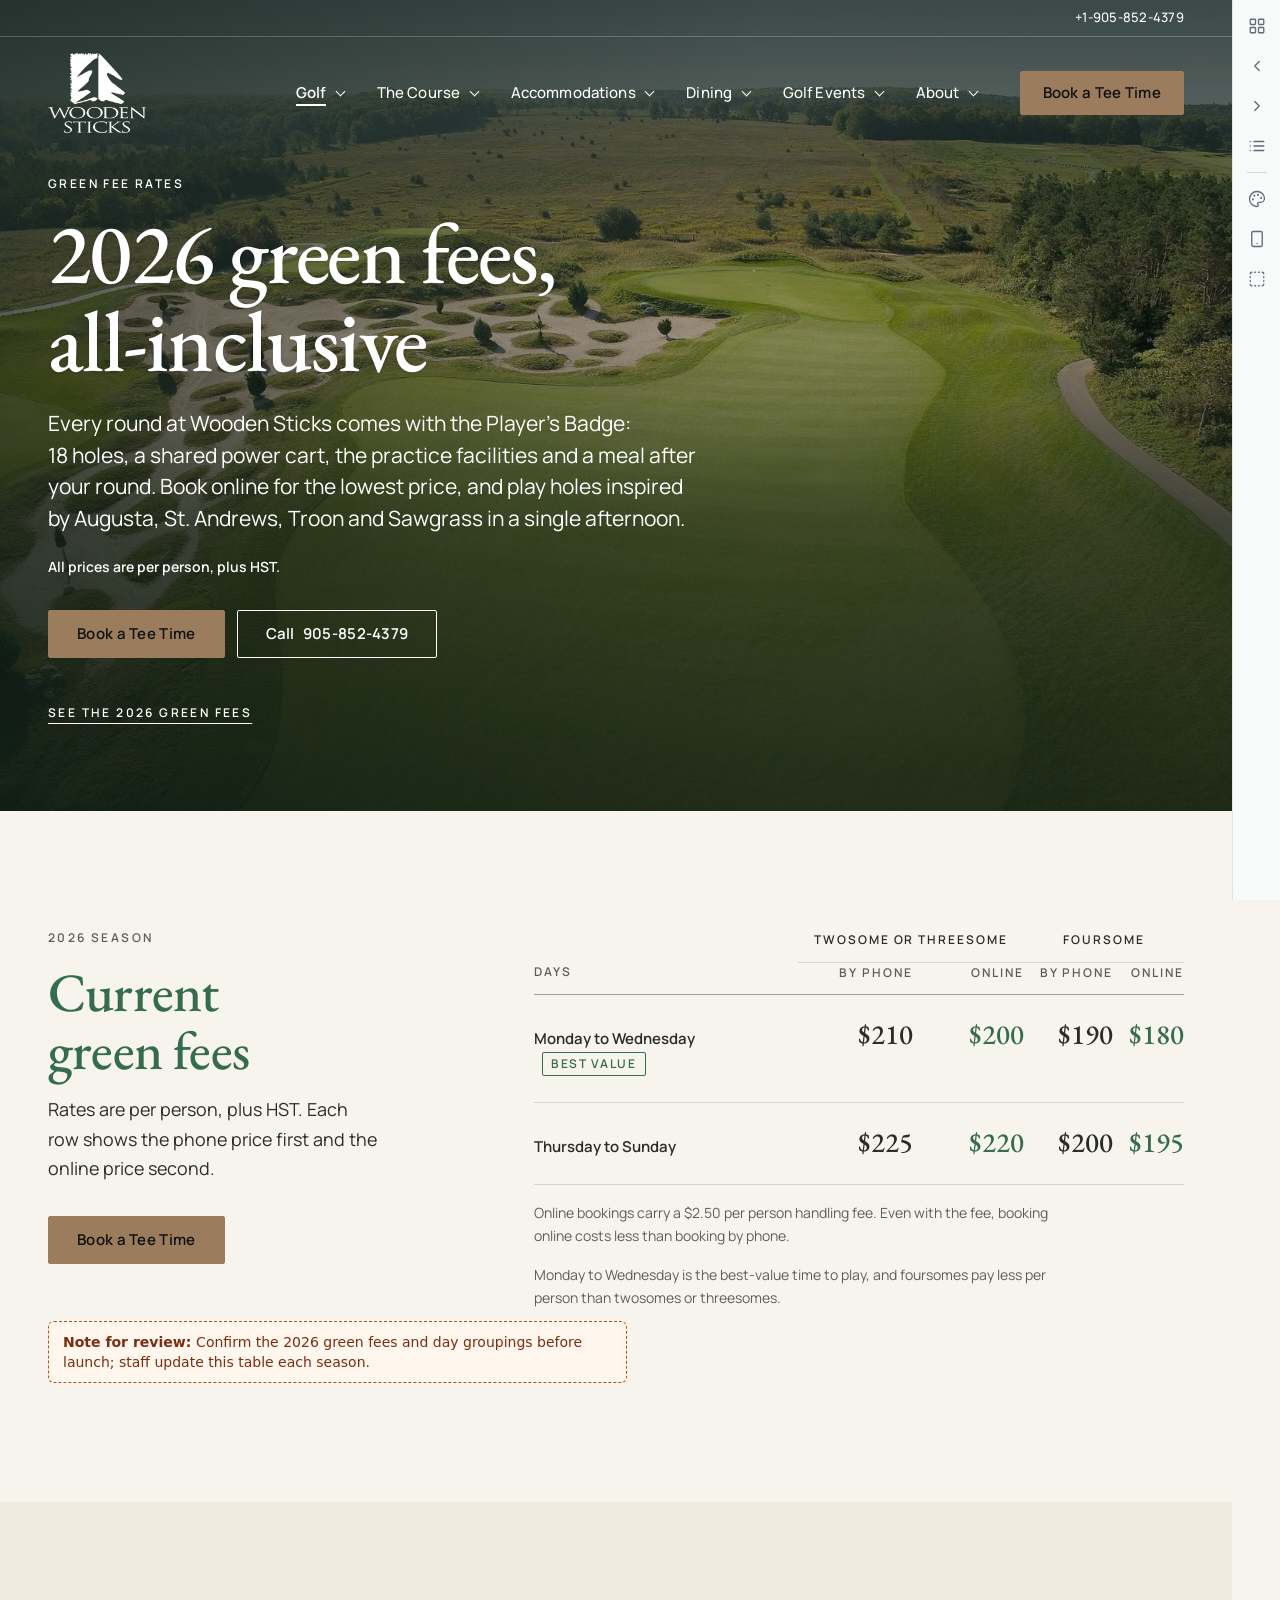
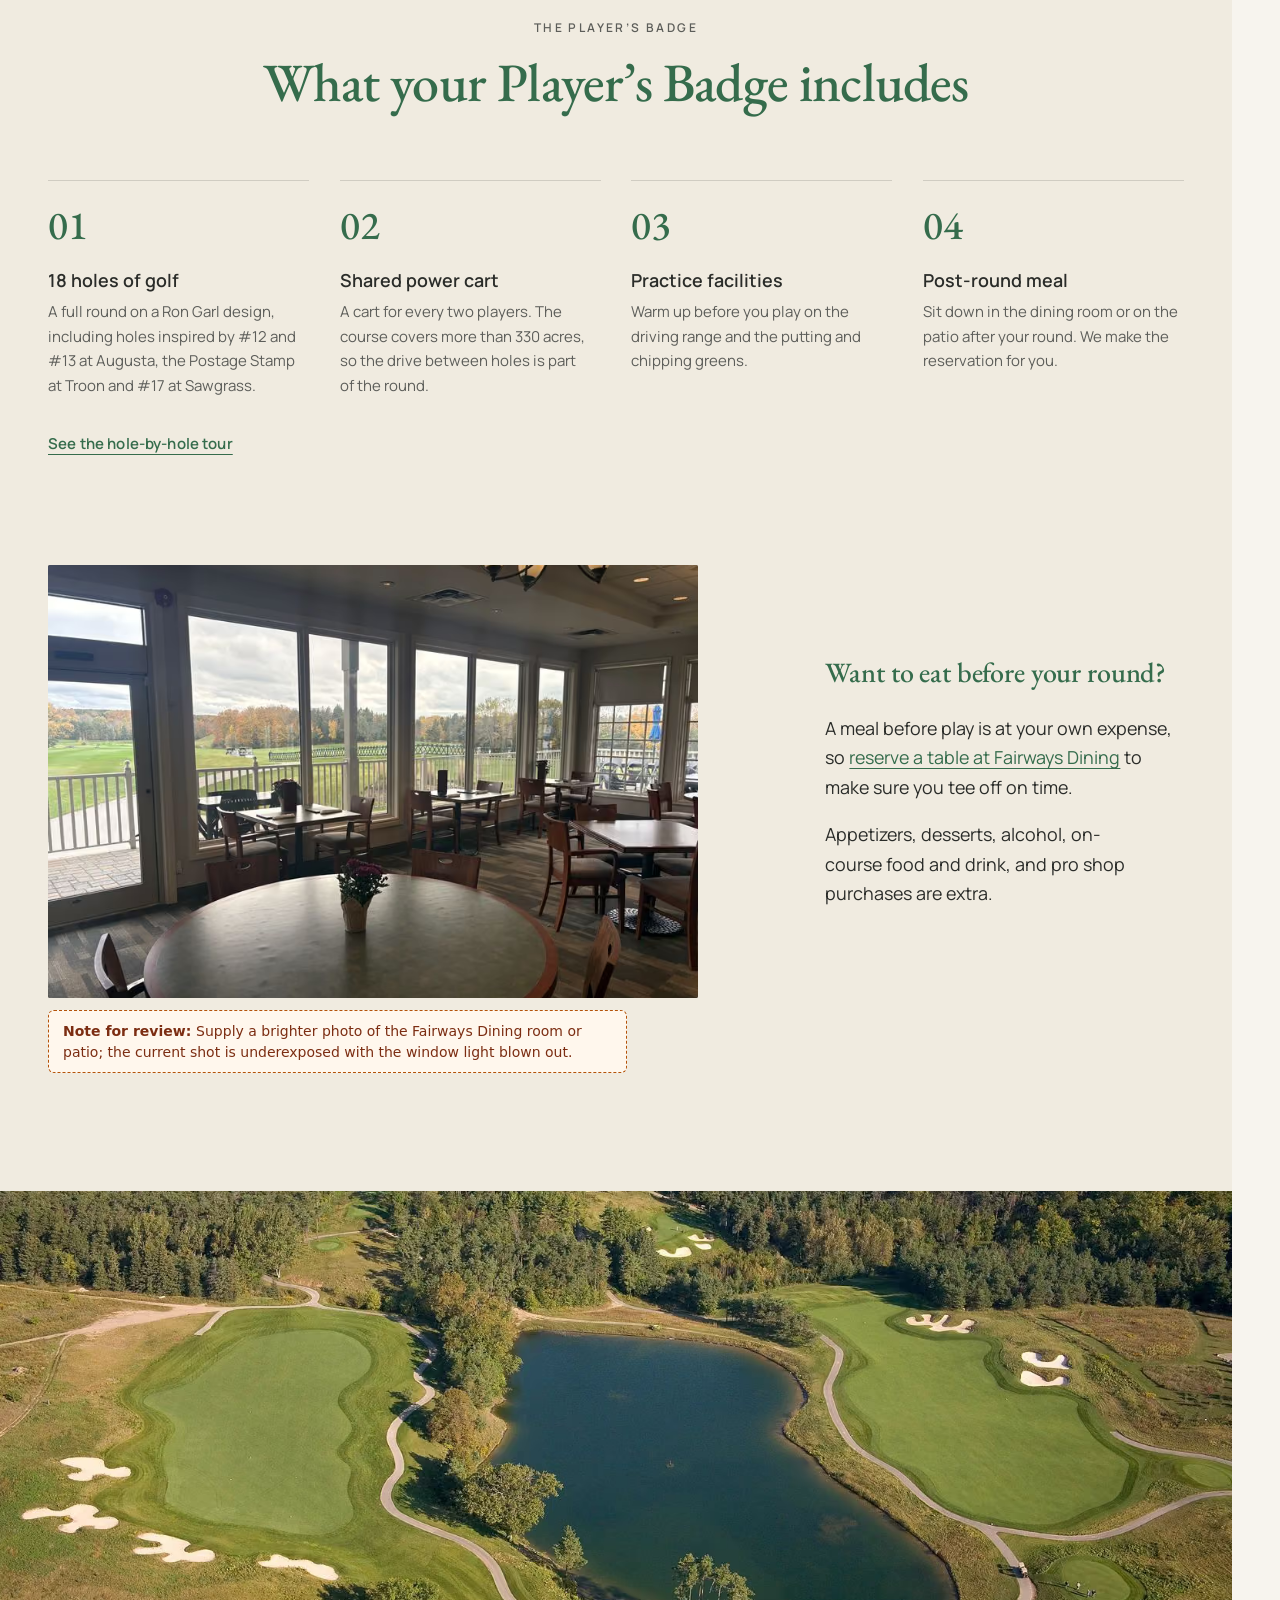
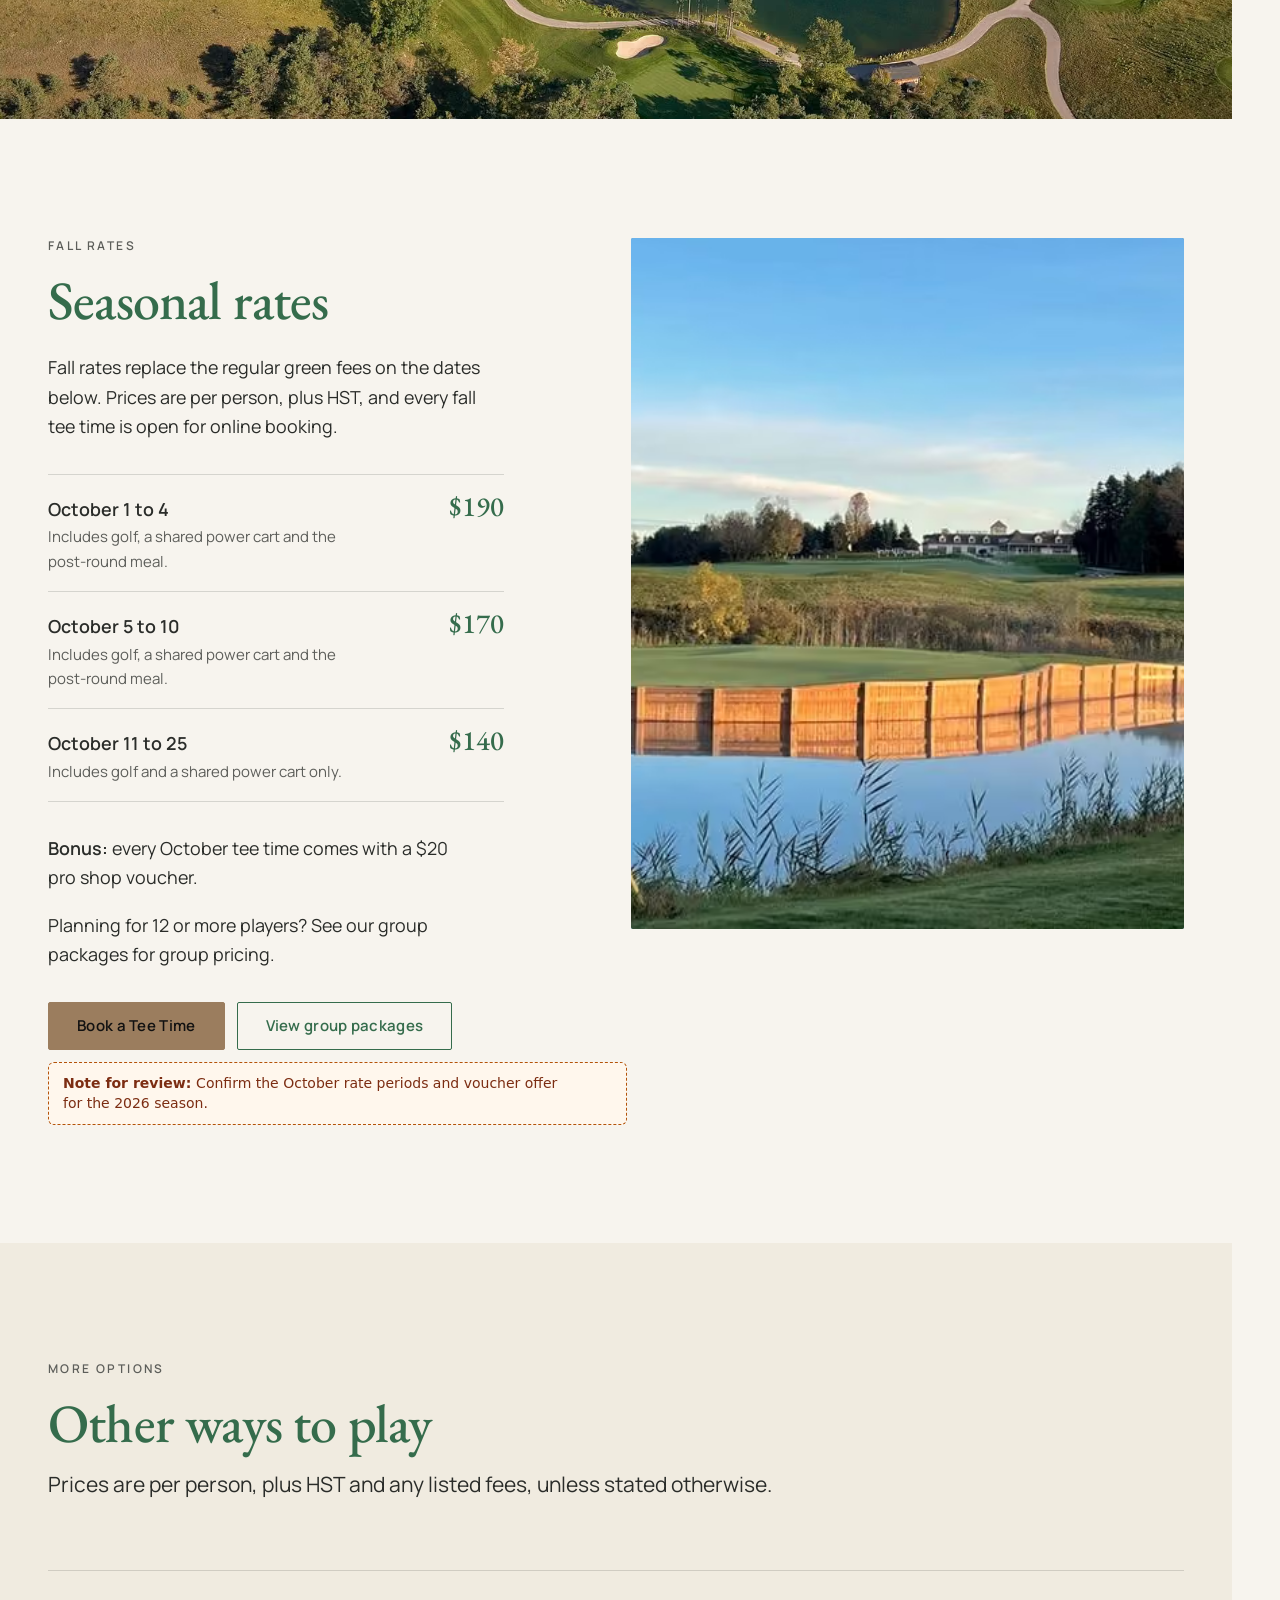
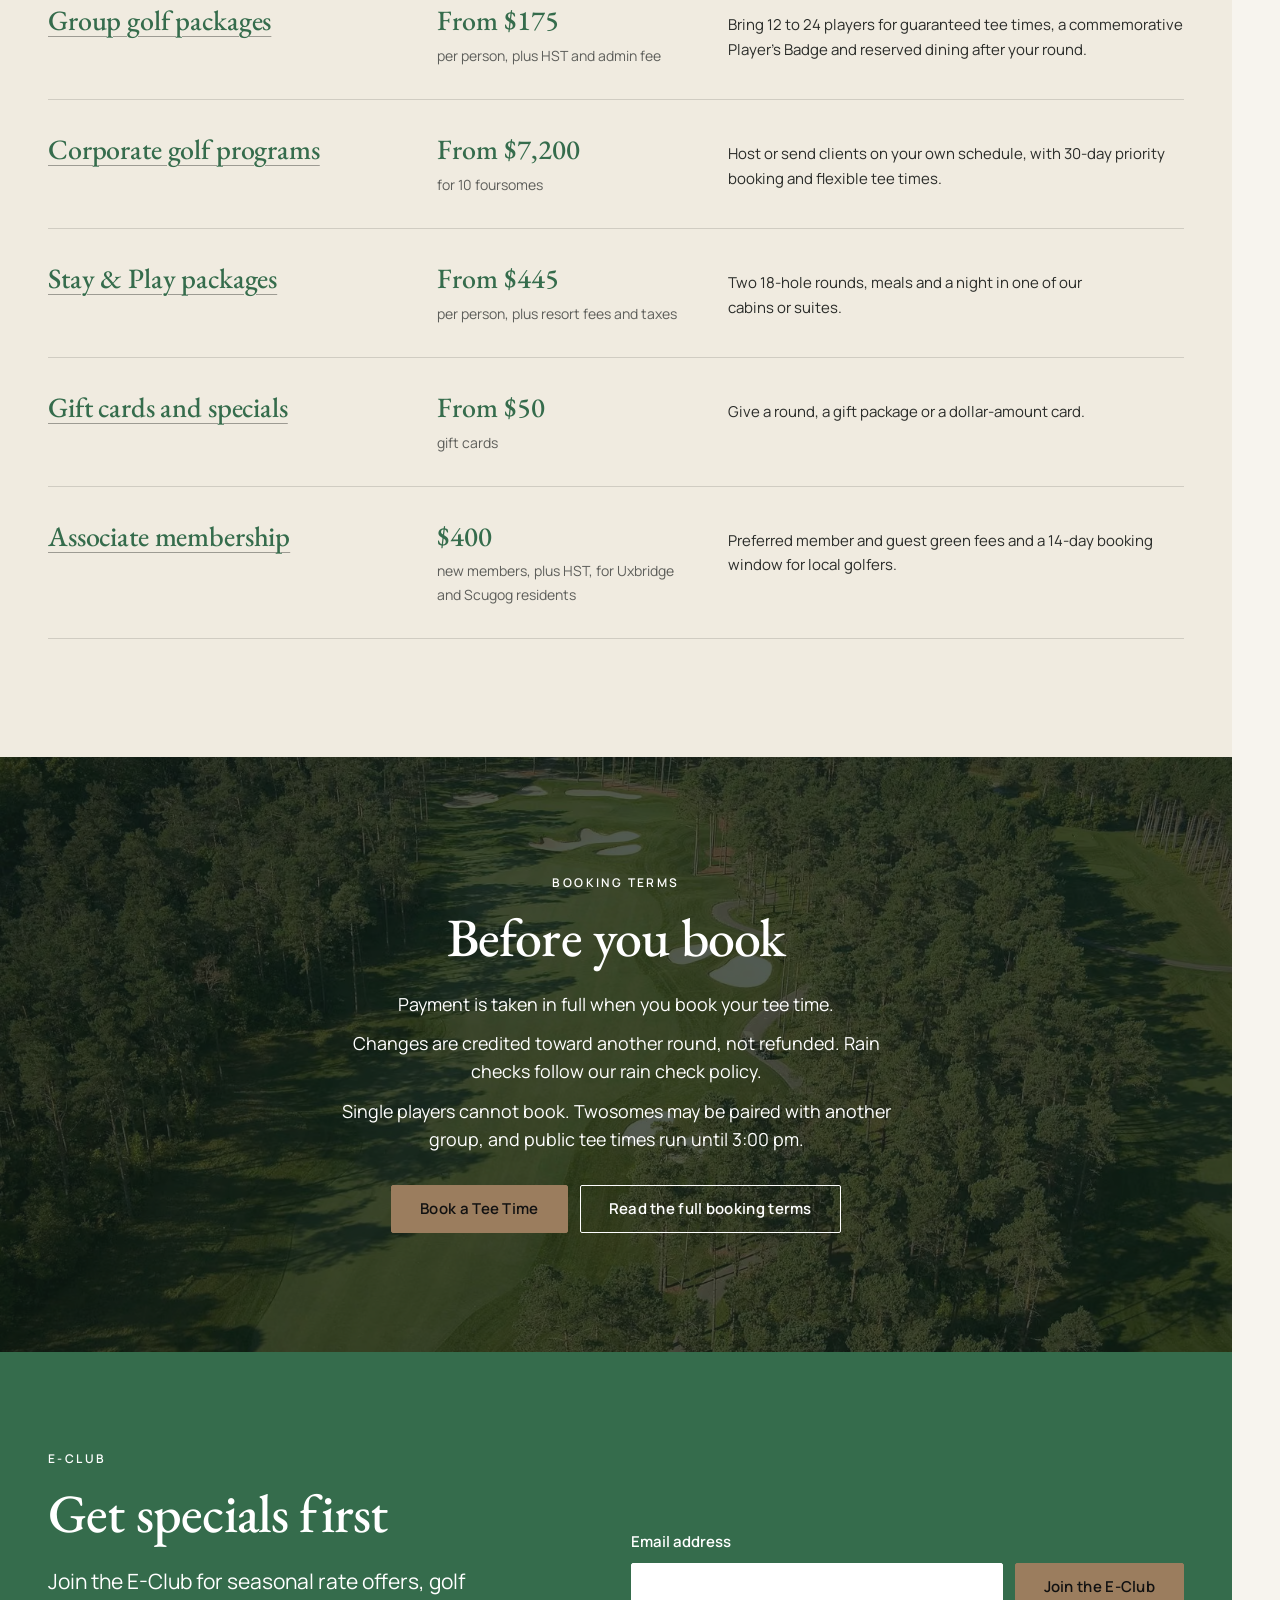
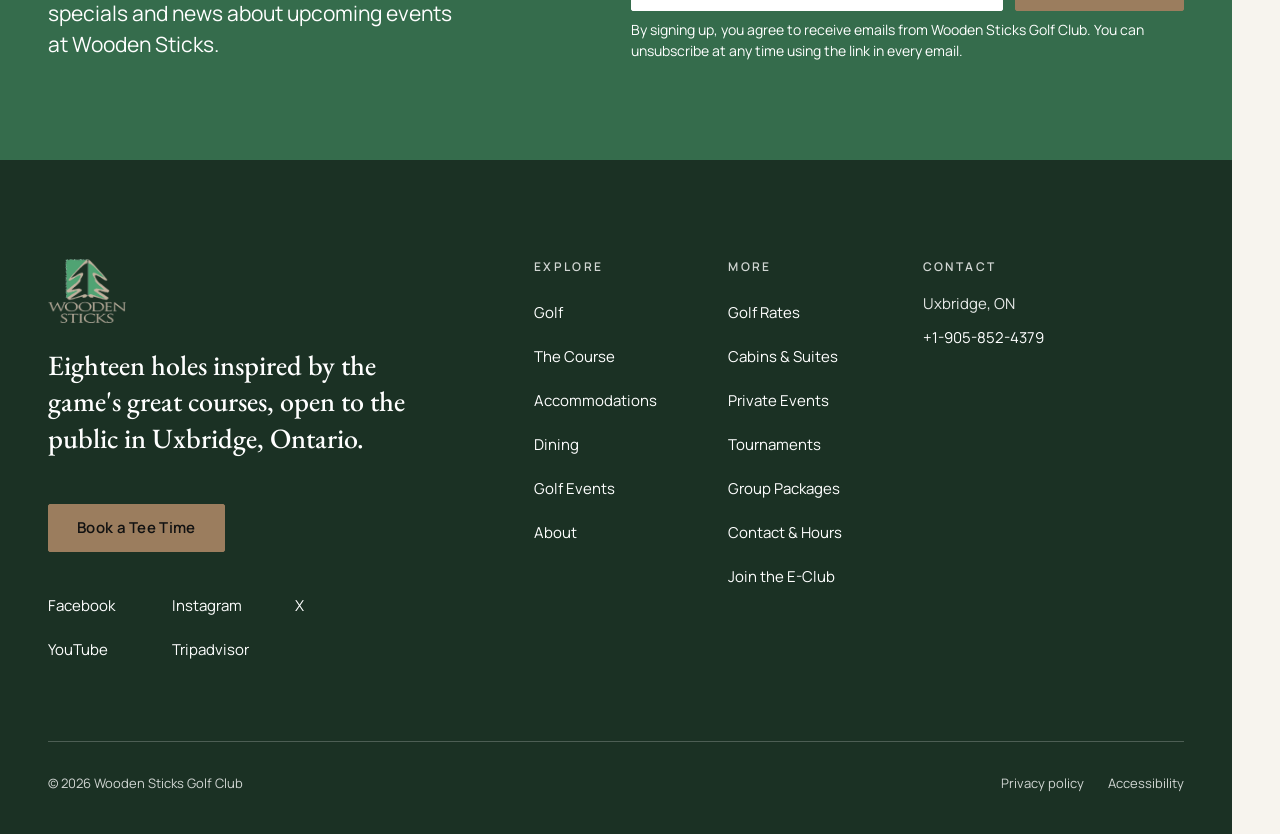
<file: v1/golf/green-fee-rates/index.html>
<!doctype html>
<html lang="en-CA">
<head>
<meta charset="utf-8">
<meta name="viewport" content="width=device-width, initial-scale=1">
<meta name="robots" content="noindex, nofollow">
<title>2026 green fee rates and the Player's Badge | Wooden Sticks Golf Club</title>
<meta name="description" content="See 2026 green fees at Wooden Sticks, from $180 online. Every round includes 18 holes, a shared power cart, practice facilities and a post-round meal.">
<meta property="og:type" content="website">
<meta property="og:title" content="2026 green fee rates and the Player's Badge | Wooden Sticks Golf Club">
<meta property="og:description" content="See 2026 green fees at Wooden Sticks, from $180 online. Every round includes 18 holes, a shared power cart, practice facilities and a post-round meal.">
<meta property="og:image" content="../../assets/og/golf-green-fee-rates.jpg"><meta property="og:image:width" content="1200"><meta property="og:image:height" content="630"><meta name="twitter:card" content="summary_large_image">
<link rel="icon" type="image/png" sizes="32x32" href="../../assets/brand/icon-32.png"><link rel="apple-touch-icon" href="../../assets/brand/icon-180.png">
<link rel="preconnect" href="https://fonts.googleapis.com"><link rel="preconnect" href="https://fonts.gstatic.com" crossorigin>
<link rel="stylesheet" href="https://fonts.googleapis.com/css2?family=EB+Garamond:wght@500;600&amp;family=Manrope:wght@400;500;600&amp;display=swap">
<link rel="preload" as="image" href="../../assets/media/2f6d7616-6b58-4fe9-8464-b7a778bd5a30-9153a02da632/800.webp" fetchpriority="high">
<link rel="stylesheet" href="../../assets/base.css">
<link rel="stylesheet" href="../../assets/system.css">
<style>/* Golf rates page */
.page-head__fine {
  margin-top: var(--space-s);
  font-size: var(--step--1);
  font-weight: 600;
  color: var(--text-muted);
}

/* Current green fees: notes beside the table */
.fees {
  display: grid;
  grid-template-columns: repeat(12, minmax(0, 1fr));
  column-gap: var(--grid-gap);
  align-items: start;
}
.fees__text { grid-column: 1 / span 4; }
.fees__text p { max-width: 36ch; }
.fees__table { grid-column: 6 / span 7; }
.fees .rates__note { max-width: 60ch; }
.rates-table .rates-group th {
  padding: 0 var(--space-s) var(--space-xs);
  border-bottom: 1px solid var(--c-rule);
  text-align: center;
  color: var(--c-text);
}
.rates-table .rates-group td { border: 0; }
.rates-table tbody th { padding-block: var(--space-m); }
.rates-table tbody td { padding-block: var(--space-m); font-size: var(--step-1); }
.price--online {
  font-weight: 600;
  color: var(--primary);
}
.rates-tag {
  display: inline-block;
  margin: 0 0 0 var(--space-2xs);
  padding: 0.1875rem 0.5rem;
  border: 1px solid currentColor;
  border-radius: var(--radius);
  font-size: var(--step--2);
  font-weight: 600;
  letter-spacing: 0.14em;
  line-height: 1.3;
  text-transform: uppercase;
  vertical-align: 0.15em;
  color: var(--primary);
}

/* Player's Badge: dining split under the includes */
.badge-meal { margin-top: var(--space-3xl); }
.badge-meal h3 { margin-bottom: var(--space-m); }

/* Seasonal periods */
.periods {
  margin: var(--space-l) 0;
  padding: 0;
  list-style: none;
  border-top: 1px solid var(--c-rule);
}
.period {
  display: grid;
  grid-template-columns: 1fr auto;
  column-gap: var(--space-m);
  align-items: baseline;
  padding-block: var(--space-s);
  border-bottom: 1px solid var(--c-rule);
}
.period__dates {
  margin: 0;
  font-family: var(--font-body);
  font-size: var(--step-0);
  font-weight: 600;
  letter-spacing: 0;
  color: var(--c-text);
}
.period__price {
  font-family: var(--font-display);
  font-size: var(--step-2);
  font-weight: 500;
  line-height: 1.1;
  color: var(--c-heading);
}
.period p {
  grid-column: 1 / -1;
  margin: var(--space-3xs) 0 0;
  font-size: 0.9375rem;
  color: var(--c-muted);
}
@media (min-width: 1080px) {
  .seasonal .split--reverse .split__text { grid-column: 1 / span 5; }
  .seasonal .split--reverse .split__media { grid-column: 7 / span 6; }
}

/* Other ways to play: one ruled row per option */
.ways {
  margin: 0;
  padding: 0;
  list-style: none;
  border-top: 1px solid var(--c-rule);
}
.way {
  position: relative;
  display: grid;
  grid-template-columns: repeat(12, minmax(0, 1fr));
  column-gap: var(--grid-gap);
  align-items: baseline;
  padding-block: var(--space-l);
  border-bottom: 1px solid var(--c-rule);
}
.way__title { grid-column: 1 / span 4; margin: 0; }
.way__link {
  color: var(--c-heading);
  text-decoration-line: underline;
  text-decoration-color: var(--rule-strong);
  text-underline-offset: 0.2em;
}
.way__link::after {
  content: "";
  position: absolute;
  inset: 0;
}
.way:hover .way__link {
  color: var(--secondary);
  text-decoration-color: currentColor;
}
.way__link:focus-visible { outline: none; }
.way:has(.way__link:focus-visible) {
  outline: 2px solid var(--c-focus);
  outline-offset: 4px;
}
.way__price { grid-column: 5 / span 3; margin: 0; }
.way__from {
  display: block;
  font-family: var(--font-display);
  font-size: var(--step-3);
  font-weight: 500;
  line-height: 1;
  letter-spacing: -0.01em;
  color: var(--c-heading);
}
.way__qual {
  display: block;
  margin-top: var(--space-2xs);
  font-size: var(--step--1);
  color: var(--c-muted);
}
.way__text {
  grid-column: 8 / span 5;
  margin: 0;
  font-size: 0.9375rem;
}

/* Booking terms band */
.band--terms p { font-size: var(--step-0); margin-bottom: var(--space-xs); }
.band--terms .eyebrow { color: var(--white); }

@media (max-width: 1079.98px) {
  .fees__text,
  .fees__table { grid-column: 1 / -1; }
  .fees__table { margin-top: var(--space-2xl); }
  .fees__text p { max-width: var(--measure); }
}
@media (max-width: 899.98px) {
  .way { grid-template-columns: minmax(0, 1fr); }
  .way__title,
  .way__price,
  .way__text { grid-column: 1 / -1; }
  .way__price { margin-top: var(--space-s); }
  .way__text { margin-top: var(--space-xs); }
}
@media (max-width: 699.98px) {
  .rates-table tbody td { font-size: var(--step-0); }
  .rates-table tbody th { padding-block: 0 var(--space-2xs); }
  .rates-table tbody td { padding-block: 0.125rem; }
}

/* Revision 1 */
/* Hero: full-bleed aerial */
.hero--rates .hero__intro { max-width: 52ch; }
.hero__fine {
  margin-top: var(--space-s);
  font-size: var(--step--1);
  font-weight: 600;
  color: var(--white);
}

/* Prices: one typeface, one size, tabular figures */
.price,
.rates-table tbody td.price,
.way__from {
  font-family: var(--font-display);
  font-size: var(--step-2);
  font-weight: 500;
  line-height: 1.1;
  letter-spacing: 0;
  font-variant-numeric: lining-nums tabular-nums;
  font-feature-settings: "lnum" 1, "tnum" 1;
  color: var(--c-heading);
}
.rates-table tbody td.price { color: var(--c-text); }
.rates-table tbody td.price--online { color: var(--primary); font-weight: 500; }
.rates-table tbody th,
.rates-table tbody td { vertical-align: baseline; }

/* Green fees on phones: one block per day, label beside price */
@media (max-width: 699.98px) {
  .rates-table tbody tr { padding-block: var(--space-m); }
  .rates-table tbody tr > :first-child { padding-bottom: var(--space-xs); }
  .rates-table td[data-label] {
    align-items: baseline;
    min-height: 2.5rem;
    padding-block: 0.25rem;
  }
  .rates-table td[data-label]::before {
    font-family: var(--font-body);
    font-size: 0.875rem;
    font-weight: 400;
    letter-spacing: 0;
  }
}

/* Buttons: no doubled spacing, equal width when stacked */
.split__text .button-row .button { margin-top: 0; }
@media (max-width: 599.98px) {
  .button-row .button { flex: 1 1 100%; }
}

/* Full-bleed course aerial between sections */
.vista {
  position: relative;
  aspect-ratio: 21 / 9;
  max-height: 82svh;
  overflow: hidden;
  background: var(--shade-deep);
}
.vista img {
  position: absolute;
  inset: 0;
  width: 100%;
  height: 100%;
  object-fit: cover;
  object-position: 50% 50%;
}
@media (max-width: 899.98px) {
  .vista { aspect-ratio: 3 / 2; }
}

/* Seasonal rates: photo top-aligned, spanning the list */
@media (min-width: 1080px) {
  .seasonal .split { align-items: start; }
  .seasonal .split__media { aspect-ratio: 4 / 5; }
}

/* Footer social: even columns, 44px tap height */
.footer-social ul {
  display: grid;
  grid-template-columns: repeat(3, max-content);
  column-gap: var(--space-l);
  row-gap: 0;
  margin-inline: 0;
}
.site-footer .footer-social a {
  min-width: 44px;
  min-height: 44px;
  padding-inline: 0;
  justify-content: flex-start;
}</style>
<link rel="stylesheet" href="../../assets/preview.css">
<script type="application/ld+json">{"@context":"https://schema.org","@type":"GolfCourse","name":"Wooden Sticks Golf Club","telephone":"+1-905-852-4379","address":{"@type":"PostalAddress","addressLocality":"Uxbridge","addressRegion":"ON","addressCountry":"CA"}}</script>
</head>
<body>
<nav class="pv-bar" aria-label="Design preview">
<a class="pv-i" href="../../index.html" aria-label="Wooden Sticks Golf Club design concept, version 1: overview" data-tip="Wooden Sticks Golf Club design concept, version 1"><svg viewBox="0 0 24 24" width="18" height="18" fill="none" stroke="currentColor" stroke-width="1.75" stroke-linecap="round" stroke-linejoin="round" aria-hidden="true" focusable="false"><rect width="7" height="7" x="3" y="3" rx="1"/><rect width="7" height="7" x="14" y="3" rx="1"/><rect width="7" height="7" x="14" y="14" rx="1"/><rect width="7" height="7" x="3" y="14" rx="1"/></svg></a>
<a class="pv-i" rel="prev" href="../../home/index.html" aria-label="Previous page: Home" data-tip="Previous: Home (←)"><svg viewBox="0 0 24 24" width="18" height="18" fill="none" stroke="currentColor" stroke-width="1.75" stroke-linecap="round" stroke-linejoin="round" aria-hidden="true" focusable="false"><path d="m15 18-6-6 6-6"/></svg></a><a class="pv-i" rel="next" href="../../the-course/index.html" aria-label="Next page: The Course" data-tip="Next: The Course (→)"><svg viewBox="0 0 24 24" width="18" height="18" fill="none" stroke="currentColor" stroke-width="1.75" stroke-linecap="round" stroke-linejoin="round" aria-hidden="true" focusable="false"><path d="m9 18 6-6-6-6"/></svg></a>
<button type="button" class="pv-i" id="pv-pages" aria-expanded="false" aria-controls="pv-pages-menu" aria-label="Pages (now: Golf · Golf Rates)" data-tip="Pages · Golf · Golf Rates"><svg viewBox="0 0 24 24" width="18" height="18" fill="none" stroke="currentColor" stroke-width="1.75" stroke-linecap="round" stroke-linejoin="round" aria-hidden="true" focusable="false"><path d="M3 12h.01"/><path d="M3 18h.01"/><path d="M3 6h.01"/><path d="M8 12h13"/><path d="M8 18h13"/><path d="M8 6h13"/></svg></button>
<div class="pv-menu" id="pv-pages-menu" hidden><p class="pv-group">Homepage</p><ul><li><a href="../../home/index.html">Home</a></li></ul><p class="pv-group">Golf</p><ul><li><a href="../../golf/green-fee-rates/index.html" aria-current="page">Golf Rates</a></li></ul><p class="pv-group">The Course</p><ul><li><a href="../../the-course/index.html">The Course</a></li></ul></div>
<span class="pv-sep" aria-hidden="true"></span>
<a class="pv-i" href="../../design-system/index.html" aria-label="Design system" data-tip="Design system"><svg viewBox="0 0 24 24" width="18" height="18" fill="none" stroke="currentColor" stroke-width="1.75" stroke-linecap="round" stroke-linejoin="round" aria-hidden="true" focusable="false"><circle cx="13.5" cy="6.5" r=".5" fill="currentColor"/><circle cx="17.5" cy="10.5" r=".5" fill="currentColor"/><circle cx="8.5" cy="7.5" r=".5" fill="currentColor"/><circle cx="6.5" cy="12.5" r=".5" fill="currentColor"/><path d="M12 2C6.5 2 2 6.5 2 12s4.5 10 10 10c.926 0 1.648-.746 1.648-1.688 0-.437-.18-.835-.437-1.125-.29-.289-.438-.652-.438-1.125a1.64 1.64 0 0 1 1.668-1.668h1.996c3.051 0 5.555-2.503 5.555-5.554C21.965 6.012 17.461 2 12 2z"/></svg></a>
<button type="button" class="pv-i" id="pv-mobile" aria-pressed="false" aria-label="Phone width" data-tip="Phone width"><svg viewBox="0 0 24 24" width="18" height="18" fill="none" stroke="currentColor" stroke-width="1.75" stroke-linecap="round" stroke-linejoin="round" aria-hidden="true" focusable="false"><rect width="14" height="20" x="5" y="2" rx="2" ry="2"/><path d="M12 18h.01"/></svg></button>
<button type="button" class="pv-i" id="pv-structure" aria-pressed="false" aria-label="Structure only" data-tip="Structure only"><svg viewBox="0 0 24 24" width="18" height="18" fill="none" stroke="currentColor" stroke-width="1.75" stroke-linecap="round" stroke-linejoin="round" aria-hidden="true" focusable="false"><path d="M5 3a2 2 0 0 0-2 2"/><path d="M19 3a2 2 0 0 1 2 2"/><path d="M21 19a2 2 0 0 1-2 2"/><path d="M5 21a2 2 0 0 1-2-2"/><path d="M9 3h1"/><path d="M9 21h1"/><path d="M14 3h1"/><path d="M14 21h1"/><path d="M3 9v1"/><path d="M21 9v1"/><path d="M3 14v1"/><path d="M21 14v1"/></svg></button>
<span class="pv-grow" aria-hidden="true"></span>
<button type="button" class="pv-i pv-approve" id="pv-approve" aria-label="Approve this version" data-tip="Approve this version"><svg viewBox="0 0 24 24" width="18" height="18" fill="none" stroke="currentColor" stroke-width="1.75" stroke-linecap="round" stroke-linejoin="round" aria-hidden="true" focusable="false"><path d="M20 6 9 17l-5-5"/></svg></button>
</nav>
<header class="site-header site-header--over-hero" data-header><a class="skip-link" href="#main">Skip to main content</a><div class="utility-bar"><div class="utility-inner"><nav class="utility-nav" aria-label="Utility"><ul class="utility-list"><li><a href="tel:+19058524379">+1-905-852-4379</a></li></ul></nav></div></div><div class="header-bar"><div class="header-inner"><a class="brand" href="../../home/index.html" aria-label="Wooden Sticks Golf Club home"><img class="brand-logo brand-logo--on-dark" src="../../assets/brand/logo-on-dark.png" alt="" width="174" height="142"><img class="brand-logo brand-logo--on-light" src="../../assets/brand/logo-on-light.png" alt="" width="174" height="142"></a><nav class="main-nav" id="main-nav" aria-label="Main"><ul class="nav-list"><li class="nav-item has-children"><a class="nav-link is-current" href="#" data-unbuilt="1">Golf</a><button class="submenu-toggle" type="button" data-submenu-toggle aria-expanded="false" aria-controls="sub-golf"><span class="sr-only">Golf pages</span></button><ul class="submenu" id="sub-golf"><li class="nav-item"><a class="nav-link is-current" href="../../golf/green-fee-rates/index.html" aria-current="page">Golf Rates</a></li><li class="nav-item"><a class="nav-link" href="#" data-unbuilt="1">Book a Tee Time</a></li><li class="nav-item"><a class="nav-link" href="#" data-unbuilt="1">Gift Cards &amp; Specials</a></li><li class="nav-item"><a class="nav-link" href="#" data-unbuilt="1">Lessons, Clinics &amp; Camps</a></li><li class="nav-item"><a class="nav-link" href="#" data-unbuilt="1">Memberships</a></li></ul></li><li class="nav-item has-children"><a class="nav-link" href="../../the-course/index.html">The Course</a><button class="submenu-toggle" type="button" data-submenu-toggle aria-expanded="false" aria-controls="sub-the-course"><span class="sr-only">The Course pages</span></button><ul class="submenu" id="sub-the-course"><li class="nav-item"><a class="nav-link" href="#" data-unbuilt="1">Scorecard</a></li></ul></li><li class="nav-item has-children"><a class="nav-link" href="#" data-unbuilt="1">Accommodations</a><button class="submenu-toggle" type="button" data-submenu-toggle aria-expanded="false" aria-controls="sub-accommodations"><span class="sr-only">Accommodations pages</span></button><ul class="submenu" id="sub-accommodations"><li class="nav-item"><a class="nav-link" href="#" data-unbuilt="1">Cabins &amp; Suites</a></li><li class="nav-item"><a class="nav-link" href="#" data-unbuilt="1">Quad Cabins</a></li><li class="nav-item"><a class="nav-link" href="#" data-unbuilt="1">Single Suites</a></li><li class="nav-item"><a class="nav-link" href="#" data-unbuilt="1">Couples Retreats</a></li></ul></li><li class="nav-item has-children"><a class="nav-link" href="#" data-unbuilt="1">Dining</a><button class="submenu-toggle" type="button" data-submenu-toggle aria-expanded="false" aria-controls="sub-dining"><span class="sr-only">Dining pages</span></button><ul class="submenu" id="sub-dining"><li class="nav-item"><a class="nav-link" href="#" data-unbuilt="1">Menus</a></li><li class="nav-item"><a class="nav-link" href="#" data-unbuilt="1">Private Events</a></li></ul></li><li class="nav-item has-children"><a class="nav-link" href="#" data-unbuilt="1">Golf Events</a><button class="submenu-toggle" type="button" data-submenu-toggle aria-expanded="false" aria-controls="sub-golf-events"><span class="sr-only">Golf Events pages</span></button><ul class="submenu submenu--mega" id="sub-golf-events"><li class="nav-item"><a class="nav-link" href="#" data-unbuilt="1">Tournaments</a></li><li class="nav-item"><a class="nav-link" href="#" data-unbuilt="1">Group Packages</a></li><li class="nav-item"><a class="nav-link" href="#" data-unbuilt="1">Corporate Golf Programs</a></li><li class="nav-item"><a class="nav-link" href="#" data-unbuilt="1">Golf Leagues</a></li><li class="nav-item"><a class="nav-link" href="#" data-unbuilt="1">Meeting Packages</a></li><li class="nav-item"><a class="nav-link" href="#" data-unbuilt="1">Events &amp; Sales Team</a></li></ul></li><li class="nav-item has-children"><a class="nav-link" href="#" data-unbuilt="1">About</a><button class="submenu-toggle" type="button" data-submenu-toggle aria-expanded="false" aria-controls="sub-about"><span class="sr-only">About pages</span></button><ul class="submenu" id="sub-about"><li class="nav-item"><a class="nav-link" href="#" data-unbuilt="1">Contact &amp; Hours</a></li><li class="nav-item"><a class="nav-link" href="#" data-unbuilt="1">News &amp; Events</a></li><li class="nav-item"><a class="nav-link" href="#" data-unbuilt="1">Community &amp; Charity</a></li><li class="nav-item"><a class="nav-link" href="#" data-unbuilt="1">Careers</a></li><li class="nav-item"><a class="nav-link" href="#" data-unbuilt="1">Join the E-Club</a></li></ul></li></ul></nav><a class="header-cta" href="#" aria-label="Book a Tee Time" data-unbuilt="1">Book a Tee Time</a><button class="menu-toggle" type="button" data-menu-toggle aria-controls="main-nav" aria-expanded="false"><span class="menu-toggle-label">Menu</span></button></div></div></header>
<main id="main">
<section class="hero hero--rates" data-hero="">
  <div class="hero__media">
    <picture><source type="image/avif" srcset="../../assets/media/2f6d7616-6b58-4fe9-8464-b7a778bd5a30-9153a02da632/480.avif 480w, ../../assets/media/2f6d7616-6b58-4fe9-8464-b7a778bd5a30-9153a02da632/800.avif 800w, ../../assets/media/2f6d7616-6b58-4fe9-8464-b7a778bd5a30-9153a02da632/1200.avif 1200w, ../../assets/media/2f6d7616-6b58-4fe9-8464-b7a778bd5a30-9153a02da632/1600.avif 1600w, ../../assets/media/2f6d7616-6b58-4fe9-8464-b7a778bd5a30-9153a02da632/2400.avif 2400w, ../../assets/media/2f6d7616-6b58-4fe9-8464-b7a778bd5a30-9153a02da632/3200.avif 3200w" sizes="100vw"><source type="image/webp" srcset="../../assets/media/2f6d7616-6b58-4fe9-8464-b7a778bd5a30-9153a02da632/480.webp 480w, ../../assets/media/2f6d7616-6b58-4fe9-8464-b7a778bd5a30-9153a02da632/800.webp 800w, ../../assets/media/2f6d7616-6b58-4fe9-8464-b7a778bd5a30-9153a02da632/1200.webp 1200w, ../../assets/media/2f6d7616-6b58-4fe9-8464-b7a778bd5a30-9153a02da632/1600.webp 1600w, ../../assets/media/2f6d7616-6b58-4fe9-8464-b7a778bd5a30-9153a02da632/2400.webp 2400w, ../../assets/media/2f6d7616-6b58-4fe9-8464-b7a778bd5a30-9153a02da632/3200.webp 3200w" sizes="100vw"><img src="../../assets/media/2f6d7616-6b58-4fe9-8464-b7a778bd5a30-9153a02da632/1200.webp" alt="Aerial view of a wide fairway leading to a green beside a sprawling waste bunker with grass islands, open meadows beyond" width="3200" height="2133" loading="eager" fetchpriority="high" decoding="async" data-media-id="2f6d7616-6b58-4fe9-8464-b7a778bd5a30" data-max-width="3200" data-provenance="original" style="object-position:45% 50%;background-image:url([data-uri])"></picture>
  </div>
  <div class="hero__inner">
    <div class="hero__content" data-reveal="">
      <span class="eyebrow">Green fee rates</span>
      <h1>2026&nbsp;green fees, all-inclusive</h1>
      <p class="hero__intro">Every round at Wooden Sticks comes with the Player’s Badge: 18&nbsp;holes, a shared power cart, the practice facilities and a meal after your round. Book online for the lowest price, and play holes inspired by Augusta, St. Andrews, Troon and Sawgrass in a single&nbsp;afternoon.</p>
      <p class="hero__fine">All prices are per person, plus&nbsp;HST.</p>
      <div class="button-row">
        <a class="button" href="#" data-unbuilt="1">Book a Tee Time</a>
        <a class="button button--ghost" href="tel:+19058524379">Call <span class="nowrap">905⁠-⁠852⁠-⁠4379</span></a>
      </div>
      <a class="hero__next" href="#current-green-fees">See the 2026&nbsp;green fees</a>
    </div>
  </div>
</section>

<section class="section" id="current-green-fees">
  <div class="container">
    <div class="fees">
      <div class="fees__text" data-reveal="">
        <span class="eyebrow">2026&nbsp;season</span>
        <h2>Current green fees</h2>
        <p>Rates are per person, plus HST. Each row shows the phone price first and the online price&nbsp;second.</p>
        <div class="button-row">
          <a class="button" href="#" data-unbuilt="1">Book a Tee Time</a>
        </div>
      </div>
      <div class="fees__table rates" data-reveal="" style="--reveal-index: 1">
        <table class="rates-table">
          <caption class="sr-only">2026&nbsp;green fees per person, by day, group size and booking method</caption>
          <colgroup><col></colgroup>
          <colgroup span="2"></colgroup>
          <colgroup span="2"></colgroup>
          <thead>
            <tr class="rates-group">
              <td></td>
              <th scope="colgroup" colspan="2">Twosome or threesome</th>
              <th scope="colgroup" colspan="2">Foursome</th>
            </tr>
            <tr>
              <th scope="col">Days</th>
              <th scope="col" class="num">By phone</th>
              <th scope="col" class="num">Online</th>
              <th scope="col" class="num">By phone</th>
              <th scope="col" class="num">Online</th>
            </tr>
          </thead>
          <tbody>
            <tr>
              <th scope="row">Monday to Wednesday <span class="rates-tag">Best value</span></th>
              <td class="num price" data-label="Twosome or threesome, by phone">$210</td>
              <td class="num price price--online" data-label="Twosome or threesome, online">$200</td>
              <td class="num price" data-label="Foursome, by phone">$190</td>
              <td class="num price price--online" data-label="Foursome, online">$180</td>
            </tr>
            <tr>
              <th scope="row">Thursday to Sunday</th>
              <td class="num price" data-label="Twosome or threesome, by phone">$225</td>
              <td class="num price price--online" data-label="Twosome or threesome, online">$220</td>
              <td class="num price" data-label="Foursome, by phone">$200</td>
              <td class="num price price--online" data-label="Foursome, online">$195</td>
            </tr>
          </tbody>
        </table>
        <p class="rates__note">Online bookings carry a $2.50 per person handling fee. Even with the fee, booking online costs less than booking by&nbsp;phone.</p>
        <p class="rates__note">Monday to Wednesday is the best-value time to play, and foursomes pay less per person than twosomes or&nbsp;threesomes.</p>
      </div>
    </div>
    <p class="editor-note">Confirm the 2026&nbsp;green fees and day groupings before launch; staff update this table each&nbsp;season.</p>
  </div>
</section>

<section class="section section--alt" id="players-badge">
  <div class="container">
    <header class="section-head" data-reveal="">
      <span class="eyebrow">The Player’s Badge</span>
      <h2>What your Player’s Badge&nbsp;includes</h2>
    </header>
    <ul class="includes" data-reveal="">
      <li class="include">
        <span class="include__num">01</span>
        <h3 class="include__title">18&nbsp;holes of golf</h3>
        <p>A full round on a Ron Garl design, including holes inspired by #12&nbsp;and #13&nbsp;at Augusta, the Postage Stamp at Troon and #17&nbsp;at&nbsp;Sawgrass.</p>
        <a class="text-link" href="../../the-course/index.html">See the hole-by-hole tour</a>
      </li>
      <li class="include">
        <span class="include__num">02</span>
        <h3 class="include__title">Shared power cart</h3>
        <p>A cart for every two players. The course covers more than 330&nbsp;acres, so the drive between holes is part of the&nbsp;round.</p>
      </li>
      <li class="include">
        <span class="include__num">03</span>
        <h3 class="include__title">Practice facilities</h3>
        <p>Warm up before you play on the driving range and the putting and chipping&nbsp;greens.</p>
      </li>
      <li class="include">
        <span class="include__num">04</span>
        <h3 class="include__title">Post-round meal</h3>
        <p>Sit down in the dining room or on the patio after your round. We make the reservation for&nbsp;you.</p>
      </li>
    </ul>

    <div class="split badge-meal">
      <div class="split__media media focus-top" data-reveal="">
        <picture><source type="image/avif" srcset="../../assets/media/44f05207-243a-48f0-a87e-61d5b37386b9-942f429f9b91/480.avif 480w, ../../assets/media/44f05207-243a-48f0-a87e-61d5b37386b9-942f429f9b91/800.avif 800w, ../../assets/media/44f05207-243a-48f0-a87e-61d5b37386b9-942f429f9b91/1200.avif 1200w, ../../assets/media/44f05207-243a-48f0-a87e-61d5b37386b9-942f429f9b91/1600.avif 1600w, ../../assets/media/44f05207-243a-48f0-a87e-61d5b37386b9-942f429f9b91/2400.avif 2400w, ../../assets/media/44f05207-243a-48f0-a87e-61d5b37386b9-942f429f9b91/3200.avif 3200w" sizes="(min-width: 900px) 58vw, 100vw"><source type="image/webp" srcset="../../assets/media/44f05207-243a-48f0-a87e-61d5b37386b9-942f429f9b91/480.webp 480w, ../../assets/media/44f05207-243a-48f0-a87e-61d5b37386b9-942f429f9b91/800.webp 800w, ../../assets/media/44f05207-243a-48f0-a87e-61d5b37386b9-942f429f9b91/1200.webp 1200w, ../../assets/media/44f05207-243a-48f0-a87e-61d5b37386b9-942f429f9b91/1600.webp 1600w, ../../assets/media/44f05207-243a-48f0-a87e-61d5b37386b9-942f429f9b91/2400.webp 2400w, ../../assets/media/44f05207-243a-48f0-a87e-61d5b37386b9-942f429f9b91/3200.webp 3200w" sizes="(min-width: 900px) 58vw, 100vw"><img src="../../assets/media/44f05207-243a-48f0-a87e-61d5b37386b9-942f429f9b91/1200.webp" alt="Round table set with flowers before clubhouse windows looking onto the patio and fall colours on the course" width="3200" height="2400" loading="lazy" decoding="async" data-media-id="44f05207-243a-48f0-a87e-61d5b37386b9" data-max-width="3200" data-provenance="original" style="object-position:45% 40%;background-image:url([data-uri])"></picture>
      </div>
      <div class="split__text" data-reveal="" style="--reveal-index: 1">
        <h3>Want to eat before your&nbsp;round?</h3>
        <p>A meal before play is at your own expense, so <a href="#" data-unbuilt="1">reserve a table at Fairways Dining</a> to make sure you tee off on&nbsp;time.</p>
        <p>Appetizers, desserts, alcohol, on-course food and drink, and pro shop purchases are&nbsp;extra.</p>
      </div>
    </div>
    <p class="editor-note">Supply a brighter photo of the Fairways Dining room or patio; the current shot is underexposed with the window light blown&nbsp;out.</p>
  </div>
</section>

<div class="vista">
  <picture><source type="image/avif" srcset="../../assets/media/4aa11efb-f2a9-418a-9113-b8385abfbb73-506e263ff22f/480.avif 480w, ../../assets/media/4aa11efb-f2a9-418a-9113-b8385abfbb73-506e263ff22f/800.avif 800w, ../../assets/media/4aa11efb-f2a9-418a-9113-b8385abfbb73-506e263ff22f/1200.avif 1200w, ../../assets/media/4aa11efb-f2a9-418a-9113-b8385abfbb73-506e263ff22f/1600.avif 1600w, ../../assets/media/4aa11efb-f2a9-418a-9113-b8385abfbb73-506e263ff22f/2400.avif 2400w, ../../assets/media/4aa11efb-f2a9-418a-9113-b8385abfbb73-506e263ff22f/3200.avif 3200w" sizes="100vw"><source type="image/webp" srcset="../../assets/media/4aa11efb-f2a9-418a-9113-b8385abfbb73-506e263ff22f/480.webp 480w, ../../assets/media/4aa11efb-f2a9-418a-9113-b8385abfbb73-506e263ff22f/800.webp 800w, ../../assets/media/4aa11efb-f2a9-418a-9113-b8385abfbb73-506e263ff22f/1200.webp 1200w, ../../assets/media/4aa11efb-f2a9-418a-9113-b8385abfbb73-506e263ff22f/1600.webp 1600w, ../../assets/media/4aa11efb-f2a9-418a-9113-b8385abfbb73-506e263ff22f/2400.webp 2400w, ../../assets/media/4aa11efb-f2a9-418a-9113-b8385abfbb73-506e263ff22f/3200.webp 3200w" sizes="100vw"><img src="../../assets/media/4aa11efb-f2a9-418a-9113-b8385abfbb73-506e263ff22f/1200.webp" alt="Aerial view of golf holes wrapped around a pond, with winding cart paths, bunkers and surrounding forest" width="3200" height="2133" loading="lazy" decoding="async" data-media-id="4aa11efb-f2a9-418a-9113-b8385abfbb73" data-max-width="3200" data-provenance="original" style="object-position:55% 50%;background-image:url([data-uri])"></picture>
</div>

<section class="section seasonal" id="seasonal-rates">
  <div class="container">
    <div class="split split--reverse">
      <div class="split__media media" data-reveal="">
        <picture><source type="image/avif" srcset="../../assets/media/defa5cc4-df24-4352-b4ce-f098f0871b6c-004317e13ab1/480.avif 480w, ../../assets/media/defa5cc4-df24-4352-b4ce-f098f0871b6c-004317e13ab1/800.avif 800w, ../../assets/media/defa5cc4-df24-4352-b4ce-f098f0871b6c-004317e13ab1/872.avif 872w" sizes="(min-width: 900px) 50vw, 100vw"><source type="image/webp" srcset="../../assets/media/defa5cc4-df24-4352-b4ce-f098f0871b6c-004317e13ab1/480.webp 480w, ../../assets/media/defa5cc4-df24-4352-b4ce-f098f0871b6c-004317e13ab1/800.webp 800w, ../../assets/media/defa5cc4-df24-4352-b4ce-f098f0871b6c-004317e13ab1/872.webp 872w" sizes="(min-width: 900px) 50vw, 100vw"><img src="../../assets/media/defa5cc4-df24-4352-b4ce-f098f0871b6c-004317e13ab1/872.webp" alt="Island green with a timber bulkhead reflected in a pond, with the clubhouse and autumn trees in the distance" width="872" height="558" loading="lazy" decoding="async" data-media-id="defa5cc4-df24-4352-b4ce-f098f0871b6c" data-max-width="872" data-provenance="original" style="object-position:55% 60%;background-image:url([data-uri])"></picture>
      </div>
      <div class="split__text" data-reveal="" style="--reveal-index: 1">
        <span class="eyebrow">Fall rates</span>
        <h2>Seasonal rates</h2>
        <p>Fall rates replace the regular green fees on the dates below. Prices are per person, plus HST, and every fall tee time is open for online&nbsp;booking.</p>
        <ul class="periods">
          <li class="period">
            <h3 class="period__dates">October 1&nbsp;to 4</h3>
            <span class="period__price price">$190</span>
            <p>Includes golf, a shared power cart and the post-round&nbsp;meal.</p>
          </li>
          <li class="period">
            <h3 class="period__dates">October 5&nbsp;to 10</h3>
            <span class="period__price price">$170</span>
            <p>Includes golf, a shared power cart and the post-round&nbsp;meal.</p>
          </li>
          <li class="period">
            <h3 class="period__dates">October 11&nbsp;to 25</h3>
            <span class="period__price price">$140</span>
            <p>Includes golf and a shared power cart&nbsp;only.</p>
          </li>
        </ul>
        <p><strong>Bonus:</strong> every October tee time comes with a $20 pro shop&nbsp;voucher.</p>
        <p>Planning for 12&nbsp;or more players? See our group packages for group&nbsp;pricing.</p>
        <div class="button-row">
          <a class="button" href="#" data-unbuilt="1">Book a Tee Time</a>
          <a class="button button--ghost" href="#" data-unbuilt="1">View group packages</a>
        </div>
      </div>
    </div>
    <p class="editor-note">Confirm the October rate periods and voucher offer for the&nbsp;2026&nbsp;season.</p>
  </div>
</section>

<section class="section section--alt" id="other-ways-to-play">
  <div class="container">
    <header class="section-head section-head--left" data-reveal="">
      <span class="eyebrow">More options</span>
      <h2>Other ways to play</h2>
      <p>Prices are per person, plus HST and any listed fees, unless stated&nbsp;otherwise.</p>
    </header>
    <ul class="ways" data-reveal="">
      <li class="way">
        <h3 class="way__title"><a class="way__link" href="#" data-unbuilt="1">Group golf packages</a></h3>
        <p class="way__price"><span class="way__from price">From&nbsp;$175</span><span class="way__qual">per person, plus HST and admin fee</span></p>
        <p class="way__text">Bring 12&nbsp;to 24&nbsp;players for guaranteed tee times, a commemorative Player’s Badge and reserved dining after your&nbsp;round.</p>
      </li>
      <li class="way">
        <h3 class="way__title"><a class="way__link" href="#" data-unbuilt="1">Corporate golf programs</a></h3>
        <p class="way__price"><span class="way__from price">From&nbsp;$7,200</span><span class="way__qual">for 10&nbsp;foursomes</span></p>
        <p class="way__text">Host or send clients on your own schedule, with 30-day priority booking and flexible tee&nbsp;times.</p>
      </li>
      <li class="way">
        <h3 class="way__title"><a class="way__link" href="#" data-unbuilt="1">Stay &amp; Play packages</a></h3>
        <p class="way__price"><span class="way__from price">From&nbsp;$445</span><span class="way__qual">per person, plus resort fees and taxes</span></p>
        <p class="way__text">Two 18-hole rounds, meals and a night in one of our cabins or&nbsp;suites.</p>
      </li>
      <li class="way">
        <h3 class="way__title"><a class="way__link" href="#" data-unbuilt="1">Gift cards and specials</a></h3>
        <p class="way__price"><span class="way__from price">From&nbsp;$50</span><span class="way__qual">gift cards</span></p>
        <p class="way__text">Give a round, a gift package or a dollar-amount&nbsp;card.</p>
      </li>
      <li class="way">
        <h3 class="way__title"><a class="way__link" href="#" data-unbuilt="1">Associate membership</a></h3>
        <p class="way__price"><span class="way__from price">$400</span><span class="way__qual">new members, plus HST, for Uxbridge and Scugog residents</span></p>
        <p class="way__text">Preferred member and guest green fees and a 14-day booking window for local&nbsp;golfers.</p>
      </li>
    </ul>
  </div>
</section>

<section class="band band--photo band--terms" id="before-you-book">
  <div class="band__photo">
    <picture><source type="image/avif" srcset="../../assets/media/7a94ac50-a26e-4722-ad17-79b62fba9546-6bb55d660182/480.avif 480w, ../../assets/media/7a94ac50-a26e-4722-ad17-79b62fba9546-6bb55d660182/800.avif 800w, ../../assets/media/7a94ac50-a26e-4722-ad17-79b62fba9546-6bb55d660182/1200.avif 1200w, ../../assets/media/7a94ac50-a26e-4722-ad17-79b62fba9546-6bb55d660182/1600.avif 1600w, ../../assets/media/7a94ac50-a26e-4722-ad17-79b62fba9546-6bb55d660182/2400.avif 2400w, ../../assets/media/7a94ac50-a26e-4722-ad17-79b62fba9546-6bb55d660182/3200.avif 3200w" sizes="100vw"><source type="image/webp" srcset="../../assets/media/7a94ac50-a26e-4722-ad17-79b62fba9546-6bb55d660182/480.webp 480w, ../../assets/media/7a94ac50-a26e-4722-ad17-79b62fba9546-6bb55d660182/800.webp 800w, ../../assets/media/7a94ac50-a26e-4722-ad17-79b62fba9546-6bb55d660182/1200.webp 1200w, ../../assets/media/7a94ac50-a26e-4722-ad17-79b62fba9546-6bb55d660182/1600.webp 1600w, ../../assets/media/7a94ac50-a26e-4722-ad17-79b62fba9546-6bb55d660182/2400.webp 2400w, ../../assets/media/7a94ac50-a26e-4722-ad17-79b62fba9546-6bb55d660182/3200.webp 3200w" sizes="100vw"><img src="../../assets/media/7a94ac50-a26e-4722-ad17-79b62fba9546-6bb55d660182/1200.webp" alt="Aerial view of a pine-lined fairway with long shadows, white bunkers and a cart path" width="3200" height="2133" loading="lazy" decoding="async" data-media-id="7a94ac50-a26e-4722-ad17-79b62fba9546" data-max-width="3200" data-provenance="original" style="object-position:45% 45%;background-image:url([data-uri])"></picture>
  </div>
  <div class="band__inner" data-reveal="">
    <span class="eyebrow">Booking terms</span>
    <h2>Before you book</h2>
    <p>Payment is taken in full when you book your tee&nbsp;time.</p>
    <p>Changes are credited toward another round, not refunded. Rain checks follow our rain check&nbsp;policy.</p>
    <p>Single players cannot book. Twosomes may be paired with another group, and public tee times run until&nbsp;3:00&nbsp;pm.</p>
    <div class="button-row">
      <a class="button" href="#" data-unbuilt="1">Book a Tee Time</a>
      <a class="button button--ghost" href="#" data-unbuilt="1">Read the full booking terms</a>
    </div>
  </div>
</section>

<section class="eclub" id="e-club">
  <div class="eclub__inner">
    <div class="eclub__text" data-reveal="">
      <span class="eyebrow">E-Club</span>
      <h2>Get specials first</h2>
      <p>Join the E-Club for seasonal rate offers, golf specials and news about upcoming events at Wooden&nbsp;Sticks.</p>
    </div>
    <form class="eclub__form" novalidate="" data-reveal="" style="--reveal-index: 1" data-demo="1">
      <label for="eclub-email">Email address</label>
      <div class="eclub__row">
        <input id="eclub-email" name="email" type="email" autocomplete="email" aria-describedby="eclub-consent eclub-status" required="">
        <button class="button" type="submit">Join the E-Club</button>
      </div>
      <p class="field__help" id="eclub-consent">By signing up, you agree to receive emails from Wooden Sticks Golf Club. You can unsubscribe at any time using the link in every&nbsp;email.</p>
      <p class="form-status" id="eclub-status" role="status"></p>
    </form>
  </div>
</section>
</main>
<footer class="site-footer"><div class="footer-inner"><div class="ornament" aria-hidden="true"><svg viewBox="0 0 24 32" fill="none" stroke="currentColor" stroke-width="1.25" stroke-linecap="round" stroke-linejoin="round" aria-hidden="true" focusable="false"><path d="M9 29V3l11 4.5L9 12"/><path d="M4 29h10"/></svg></div><div class="footer-grid"><div class="footer-brand"><img class="footer-logo" src="../../assets/brand/logo-on-dark.png" alt="Wooden Sticks Golf Club" width="174" height="142"><p class="footer-tagline">Eighteen holes inspired by the game's great courses, open to the public in Uxbridge, Ontario.</p><a class="button footer-cta" href="#" data-unbuilt="1">Book a Tee Time</a><nav class="footer-social" aria-label="Wooden Sticks Golf Club on social media"><ul><li><a href="https://www.facebook.com/woodensticksgolf/" rel="noopener">Facebook</a></li><li><a href="https://www.instagram.com/woodensticksgolf/" rel="noopener">Instagram</a></li><li><a href="http://twitter.com/WoodenSticks" rel="noopener">X</a></li><li><a href="https://www.youtube.com/channel/UCcVe-uCj4KgaiHdW523tRzw" rel="noopener">YouTube</a></li><li><a href="https://www.tripadvisor.ca/Attraction_Review-g984010-d3382463-Reviews-Wooden_Sticks_Golf_Course-Uxbridge_Ontario.html" rel="noopener">Tripadvisor</a></li></ul></nav></div><nav class="footer-nav" aria-label="Footer"><h2 class="footer-heading">Explore</h2><ul><li><a href="#" data-unbuilt="1">Golf</a></li><li><a href="../../the-course/index.html">The Course</a></li><li><a href="#" data-unbuilt="1">Accommodations</a></li><li><a href="#" data-unbuilt="1">Dining</a></li><li><a href="#" data-unbuilt="1">Golf Events</a></li><li><a href="#" data-unbuilt="1">About</a></li></ul></nav><nav class="footer-nav" aria-label="More"><h2 class="footer-heading">More</h2><ul><li><a href="../../golf/green-fee-rates/index.html">Golf Rates</a></li><li><a href="#" data-unbuilt="1">Cabins &amp; Suites</a></li><li><a href="#" data-unbuilt="1">Private Events</a></li><li><a href="#" data-unbuilt="1">Tournaments</a></li><li><a href="#" data-unbuilt="1">Group Packages</a></li><li><a href="#" data-unbuilt="1">Contact &amp; Hours</a></li><li><a href="#" data-unbuilt="1">Join the E-Club</a></li></ul></nav><div class="footer-contact"><h2 class="footer-heading">Contact</h2><address><p>Uxbridge, ON</p><p><a href="tel:+19058524379">+1-905-852-4379</a></p></address></div></div><div class="footer-legal"><p>© 2026 Wooden Sticks Golf Club</p><nav class="footer-legal-links" aria-label="Legal"><ul><li><a href="#" data-unbuilt="1">Privacy policy</a></li><li><a href="#" data-unbuilt="1">Accessibility</a></li></ul></nav></div></div></footer>
<script src="../../assets/config.js"></script><script src="../../assets/preview.js"></script>
<script src="../../assets/site.js"></script>
</body>
</html>
</file>
<file: v1/assets/site.css>
:root {
  --color-primary: #356c4c;
  --color-secondary: #1b3124;
  --color-accent: #9b7d5e;
  --color-neutral-dark: #2a2c29;
  --color-neutral-light: #f7f4ee;
  --color-surface: #f7f4ee;
  --color-surface-alt: #f0ebe0;
  --color-text: #2a2c29;
  --color-text-muted: #5d5e5a;
  --color-heading: #356c4c;
  --color-link: #356c4c;
  --color-border: #868682;
  --color-on-primary: #ffffff;
  --color-on-secondary: #ffffff;
  --color-on-accent: #111111;
  --primary-50: #f5faf7;
  --primary-100: #e6f3eb;
  --primary-200: #cce6d7;
  --primary-300: #abd6bd;
  --primary-400: #83c29d;
  --primary-500: #5bae7e;
  --primary-600: #458d63;
  --primary-700: #356c4c;
  --primary-800: #29533a;
  --primary-900: #1e3c2a;
  --primary-950: #12261a;
  --secondary-50: #f5faf7;
  --secondary-100: #e9f3ed;
  --secondary-200: #d3e7db;
  --secondary-300: #b6d7c4;
  --secondary-400: #94c4a8;
  --secondary-500: #71b18b;
  --secondary-600: #569c72;
  --secondary-700: #467f5e;
  --secondary-800: #376349;
  --secondary-900: #294a36;
  --secondary-950: #1b3124;
  --accent-50: #f9f7f5;
  --accent-100: #f2eeea;
  --accent-200: #e6ddd5;
  --accent-300: #d6c8bb;
  --accent-400: #c2ae9a;
  --accent-500: #ae957a;
  --accent-600: #9b7d5e;
  --accent-700: #7b634b;
  --accent-800: #5b4a37;
  --accent-900: #3f3326;
  --accent-950: #231c15;
  --font-heading: "EB Garamond", Georgia, "Times New Roman", serif;
  --font-body: "Manrope", system-ui, -apple-system, "Segoe UI", Roboto, "Helvetica Neue", Arial, sans-serif;
  --font-heading-weight: 600;
  --text-xs: 11px;
  --leading-xs: 1.5;
  --text-sm: 14px;
  --leading-sm: 1.5;
  --text-base: 17px;
  --leading-base: 1.6;
  --text-lg: 21px;
  --leading-lg: 1.5;
  --text-xl: 27px;
  --leading-xl: 1.35;
  --text-2xl: 33px;
  --leading-2xl: 1.25;
  --text-3xl: 42px;
  --leading-3xl: 1.2;
  --text-4xl: 52px;
  --leading-4xl: 1.1;
  --text-5xl: 65px;
  --leading-5xl: 1.05;
  --space-1: 4px;
  --space-2: 8px;
  --space-3: 12px;
  --space-4: 16px;
  --space-5: 24px;
  --space-6: 32px;
  --space-7: 48px;
  --space-8: 64px;
  --space-9: 96px;
  --radius-sm: 2px;
  --radius-md: 4px;
  --radius-lg: 6px;
  --radius-pill: 999px;
}
*,*::before,*::after{box-sizing:border-box}
html{-webkit-text-size-adjust:100%}
body{margin:0;background:var(--color-surface);color:var(--color-text);font-family:var(--font-body);font-size:var(--text-base);line-height:var(--leading-base)}
img{max-width:100%;display:block}
h1,h2,h3{font-family:var(--font-heading);font-weight:var(--font-heading-weight);color:var(--c-heading);margin:0;text-wrap:balance}
h1{font-size:clamp(var(--text-3xl),5vw,var(--text-5xl));line-height:var(--leading-5xl)}
h2{font-size:clamp(var(--text-2xl),3.2vw,var(--text-4xl));line-height:var(--leading-4xl)}
h3{font-size:var(--text-xl);line-height:var(--leading-xl)}
p{margin:0 0 var(--space-4)}p:last-child{margin-bottom:0}
ul{margin:0 0 var(--space-4);padding-left:1.2em}
a{color:var(--c-link);text-underline-offset:3px}
a:focus-visible,button:focus-visible,input:focus-visible,select:focus-visible,textarea:focus-visible,summary:focus-visible{outline:3px solid var(--c-focus);outline-offset:3px;border-radius:var(--radius-sm)}
.skip{position:absolute;left:-9999px;top:0;background:var(--color-primary);color:var(--color-on-primary);padding:12px 16px;z-index:100}
.skip:focus{left:16px;top:16px}
.wrap{max-width:1200px;margin:0 auto;padding:0 var(--space-5)}
.sec{padding:var(--space-8) 0;background:var(--c-bg);color:var(--c-text)}
.t-default{--c-bg:var(--color-surface);--c-text:var(--color-text);--c-muted:var(--color-text-muted);--c-heading:var(--color-heading);--c-link:var(--color-link);--c-btn:var(--color-primary);--c-on-btn:var(--color-on-primary);--c-card:var(--color-surface-alt);--c-line:var(--color-border);--c-focus:var(--color-primary)}
.t-alt{--c-bg:var(--color-surface-alt);--c-text:var(--color-text);--c-muted:var(--color-text-muted);--c-heading:var(--color-heading);--c-link:var(--color-link);--c-btn:var(--color-primary);--c-on-btn:var(--color-on-primary);--c-card:var(--color-surface);--c-line:var(--color-border);--c-focus:var(--color-primary)}
.t-brand{--c-bg:var(--color-primary);--c-text:var(--color-on-primary);--c-muted:var(--color-on-primary);--c-heading:var(--color-on-primary);--c-link:var(--color-on-primary);--c-btn:var(--color-surface);--c-on-btn:var(--color-link);--c-card:var(--color-surface);--c-line:var(--color-on-primary);--c-focus:var(--color-on-primary)}
.t-dark{--c-bg:var(--color-neutral-dark);--c-text:#ffffff;--c-muted:#ffffff;--c-heading:#ffffff;--c-link:#ffffff;--c-btn:var(--color-accent);--c-on-btn:var(--color-on-accent);--c-card:var(--color-surface);--c-line:#ffffff;--c-focus:#ffffff}
.t-brand .card,.t-dark .card{--c-text:var(--color-text);--c-muted:var(--color-text-muted);--c-heading:var(--color-heading);--c-link:var(--color-link);color:var(--color-text)}
.eyebrow{display:block;font-size:var(--text-sm);font-weight:700;letter-spacing:.08em;text-transform:uppercase;color:var(--c-link);margin-bottom:var(--space-3)}
.t-brand .eyebrow,.t-dark .eyebrow{color:var(--c-text)}
.lede{font-size:var(--text-lg);line-height:var(--leading-lg);color:var(--c-muted)}
.head{max-width:760px;margin-bottom:var(--space-6)}
.head h2{margin-bottom:var(--space-3)}
.btns{display:flex;flex-wrap:wrap;gap:var(--space-3);margin-top:var(--space-5)}
.btn{display:inline-flex;align-items:center;justify-content:center;min-height:48px;padding:12px 22px;border-radius:var(--radius-md);background:var(--c-btn);color:var(--c-on-btn);font-weight:700;text-decoration:none;border:2px solid var(--c-btn);font-size:var(--text-base);line-height:1.2;cursor:pointer;font-family:var(--font-body)}
.btn:hover{filter:brightness(1.08)}
.btn--ghost{background:transparent;color:var(--c-text);border-color:currentColor}
.grid{display:grid;gap:var(--space-5);grid-template-columns:repeat(auto-fit,minmax(min(100%,260px),1fr))}
.card{background:var(--c-card);border-radius:var(--radius-lg);padding:var(--space-5);display:flex;flex-direction:column;gap:var(--space-2)}
.card h3{font-size:var(--text-lg);line-height:var(--leading-lg)}
.card p{color:var(--c-muted)}
.meta{font-size:var(--text-sm);color:var(--c-muted)}
.more{font-weight:700;margin-top:auto}
.media{border-radius:var(--radius-lg);overflow:hidden;background:var(--c-card);aspect-ratio:4/3}
.media img{width:100%;height:100%;object-fit:cover}
.ph{width:100%;height:100%;min-height:220px;display:flex;align-items:center;justify-content:center;padding:var(--space-5);text-align:center;font-size:var(--text-sm);color:var(--color-text-muted);background:repeating-linear-gradient(135deg,var(--color-surface-alt) 0 14px,var(--color-surface) 14px 28px);border:1px dashed var(--color-border)}
.cols{display:grid;gap:var(--space-7);grid-template-columns:repeat(auto-fit,minmax(min(100%,380px),1fr));align-items:center}
/* header */
.site-head{background:var(--color-surface);border-bottom:1px solid var(--color-surface-alt);position:relative;z-index:20;--c-link:var(--color-text);--c-focus:var(--color-primary);--c-btn:var(--color-primary);--c-on-btn:var(--color-on-primary)}
.site-head .wrap{display:flex;align-items:center;gap:var(--space-5);min-height:76px}
.brand{font-family:var(--font-heading);font-weight:var(--font-heading-weight);font-size:var(--text-xl);color:var(--color-heading);text-decoration:none;margin-right:auto}
.menu-btn{display:none;min-height:44px;padding:8px 14px;border:1px solid var(--color-border);border-radius:var(--radius-md);background:var(--color-surface);color:var(--color-text);font:inherit;cursor:pointer}
.site-nav>ul{display:flex;gap:var(--space-2);list-style:none;margin:0;padding:0;align-items:center}
.site-nav li{position:relative}
.site-nav a{display:block;padding:10px 12px;white-space:nowrap;color:var(--color-text);text-decoration:none;font-weight:600;border-radius:var(--radius-sm)}
.site-nav a:hover,.site-nav a[aria-current=page]{color:var(--color-link);text-decoration:underline}
.site-nav ul ul{display:none;position:absolute;top:100%;left:0;min-width:260px;background:var(--color-surface);border:1px solid var(--color-surface-alt);border-radius:var(--radius-md);padding:var(--space-2);box-shadow:0 12px 28px rgba(0,0,0,.12);list-style:none;margin:0}
.site-nav li:hover>ul,.site-nav li:focus-within>ul{display:block}
.site-nav ul ul a{font-weight:500}
.head-cta{margin-left:var(--space-3);white-space:nowrap}
@media (max-width:1100px){.menu-btn{display:inline-flex}.site-nav{display:none;position:absolute;left:0;right:0;top:100%;background:var(--color-surface);border-bottom:1px solid var(--color-surface-alt);padding:var(--space-3) var(--space-5) var(--space-5)}.site-nav.open{display:block}.site-nav>ul{flex-direction:column;align-items:stretch}.site-nav ul ul{display:block;position:static;box-shadow:none;border:0;padding:0 0 0 var(--space-4);min-width:0}.site-nav a{white-space:normal}.head-cta{display:none}}
/* footer */
.site-foot{background:var(--color-neutral-dark);color:#ffffff;padding:var(--space-8) 0 var(--space-6);--c-link:#ffffff;--c-focus:#ffffff}
.site-foot .brand{color:#ffffff}
.foot-grid{display:grid;gap:var(--space-6);grid-template-columns:repeat(auto-fit,minmax(min(100%,220px),1fr))}
.site-foot ul{list-style:none;padding:0;margin:0;display:flex;flex-direction:column;gap:var(--space-2)}
.site-foot a{color:#ffffff}
.foot-note{margin-top:var(--space-7);padding-top:var(--space-5);border-top:1px solid #ffffff33;font-size:var(--text-sm)}
/* patterns */
.sec--hero{padding:var(--space-9) 0}
.sec--hero .lede{max-width:640px;margin-top:var(--space-4)}
.v-full-bleed{position:relative;min-height:520px;display:flex;align-items:flex-end;padding:0;background:var(--color-neutral-dark);overflow:hidden}
.v-full-bleed .bleed-media{width:100%;height:100%}
.v-full-bleed .bleed{position:absolute;inset:0}
.v-full-bleed .bleed img,.v-full-bleed .bleed .ph{width:100%;height:100%;object-fit:cover}
.v-full-bleed .wrap{position:relative;width:100%}
.v-full-bleed .panel .eyebrow{color:var(--color-link)}
.v-full-bleed .panel{background:var(--color-surface);color:var(--color-text);--c-text:var(--color-text);--c-heading:var(--color-heading);--c-muted:var(--color-text-muted);--c-link:var(--color-link);--c-focus:var(--color-primary);--c-btn:var(--color-primary);--c-on-btn:var(--color-on-primary);max-width:680px;padding:var(--space-7);border-radius:var(--radius-lg) var(--radius-lg) 0 0;margin-top:var(--space-9)}
.v-centered{text-align:center}.v-centered .head,.v-centered .lede{margin-left:auto;margin-right:auto}.v-centered .btns{justify-content:center}
.sec--intro .v-two-column{display:grid;gap:var(--space-6);grid-template-columns:repeat(auto-fit,minmax(min(100%,360px),1fr))}
.sec--intro .lede{font-size:var(--text-xl);line-height:var(--leading-xl);color:var(--c-text)}
.list-rows{list-style:none;padding:0;margin:0;border-top:1px solid var(--c-line)}
.list-rows li{display:grid;gap:var(--space-2) var(--space-6);grid-template-columns:minmax(0,1fr) minmax(0,2fr);padding:var(--space-5) 0;border-bottom:1px solid var(--c-line)}
@media (max-width:700px){.list-rows li{grid-template-columns:1fr}}
.steps{list-style:none;padding:0;margin:0;counter-reset:s;display:grid;gap:var(--space-5);grid-template-columns:repeat(auto-fit,minmax(min(100%,240px),1fr))}
.steps li{counter-increment:s;display:flex;flex-direction:column;gap:var(--space-2)}
.steps li::before{content:counter(s);display:inline-flex;align-items:center;justify-content:center;width:44px;height:44px;border-radius:50%;background:var(--c-btn);color:var(--c-on-btn);font-weight:700;font-family:var(--font-heading)}
.v-timeline .steps{grid-template-columns:1fr;border-left:3px solid var(--c-line);padding-left:var(--space-5)}
.stats{display:grid;gap:var(--space-5);grid-template-columns:repeat(auto-fit,minmax(min(100%,200px),1fr))}
.stat{display:flex;flex-direction:column;gap:var(--space-1)}
.stat strong{font-family:var(--font-heading);font-size:var(--text-4xl);line-height:1.05;color:var(--c-heading)}
.v-cards .stat{background:var(--c-card);padding:var(--space-5);border-radius:var(--radius-lg)}
.quote{margin:0;display:flex;flex-direction:column;gap:var(--space-3)}
.quote p{font-family:var(--font-heading);font-size:var(--text-2xl);line-height:var(--leading-2xl);color:var(--c-heading)}
.v-grid .quote p{font-size:var(--text-lg);line-height:var(--leading-lg)}
.quote footer{font-weight:700}
.person .avatar{aspect-ratio:1;border-radius:var(--radius-lg);overflow:hidden;background:var(--c-card)}
.faq details{border-bottom:1px solid var(--c-line);padding:var(--space-4) 0}
.faq summary{cursor:pointer;font-weight:700;font-size:var(--text-lg);list-style-position:outside}
.faq details p{margin-top:var(--space-3);color:var(--c-muted)}
.v-two-column.faq{display:grid;gap:var(--space-6);grid-template-columns:repeat(auto-fit,minmax(min(100%,380px),1fr))}
.signup{display:flex;flex-wrap:wrap;gap:var(--space-3);align-items:flex-end;margin-top:var(--space-5)}
.field{display:flex;flex-direction:column;gap:var(--space-2);flex:1 1 240px}
.field label{font-weight:600;font-size:var(--text-sm)}
.field input,.field textarea,.field select{min-height:48px;padding:10px 12px;border:1px solid var(--color-border);border-radius:var(--radius-md);background:var(--color-surface);color:var(--color-text);font:inherit}
.field textarea{min-height:120px}
.form{display:flex;flex-direction:column;gap:var(--space-4);background:var(--c-card);padding:var(--space-6);border-radius:var(--radius-lg);color:var(--color-text)}
.cta-card{background:var(--c-card);border-radius:var(--radius-lg);padding:var(--space-7);color:var(--color-text);--c-heading:var(--color-heading);--c-muted:var(--color-text-muted);--c-btn:var(--color-primary);--c-on-btn:var(--color-on-primary)}
.rich{max-width:760px}.rich h3{margin:var(--space-6) 0 var(--space-3)}
.toast{position:fixed;left:50%;bottom:24px;transform:translateX(-50%);background:#111;color:#fff;padding:12px 18px;border-radius:8px;font:15px/1.4 system-ui,sans-serif;z-index:200}
/* structure preview: the same pages in greyscale with no imagery */
html.structure body>:not(.pv-bar){filter:grayscale(1)}
html.structure .media img,html.structure .bleed img,html.structure .avatar img{display:none}
</file>
<file: v1/assets/preview.css>
.pv-bar{--pv-ink:#111417;--pv-muted:#5F6B75;position:fixed;top:0;right:0;bottom:0;z-index:2147483000;box-sizing:border-box;width:48px;display:flex;flex-direction:column;align-items:center;gap:4px;padding:8px 0;background:rgba(248,249,250,.94);border-left:1px solid rgba(17,20,23,.1);-webkit-backdrop-filter:blur(8px);backdrop-filter:blur(8px);color:var(--pv-muted);font:13px/18px system-ui,-apple-system,"Segoe UI",sans-serif}
.pv-i{position:relative;display:inline-flex;align-items:center;justify-content:center;flex:none;width:36px;height:36px;margin:0;padding:0;border:0;border-radius:8px;background:none;color:inherit;font:inherit;text-decoration:none;cursor:pointer}
.pv-i svg{display:block}
.pv-i:hover{background:rgba(17,20,23,.07);color:var(--pv-ink)}
.pv-i[aria-current=page]{color:var(--pv-ink);background:rgba(17,20,23,.07)}
.pv-i[aria-pressed=true],.pv-i[aria-expanded=true]{background:var(--pv-ink);color:#fff}
.pv-i.pv-off{opacity:.3;cursor:default}.pv-i.pv-off:hover{background:none;color:inherit}
.pv-approve{color:var(--pv-ink);background:#FCCA46}.pv-approve:hover{background:#F5B800}
.pv-bar :focus-visible{outline:2px solid var(--pv-ink);outline-offset:2px}
.pv-sep{flex:none;width:20px;height:1px;margin:4px 0;background:rgba(17,20,23,.14)}
.pv-grow{flex:1}
/* Tooltips to the left of the tray, on hover or keyboard focus. */
.pv-i[data-tip]::after{content:attr(data-tip);position:absolute;right:calc(100% + 10px);top:50%;transform:translateY(-50%);max-width:320px;width:max-content;padding:5px 9px;border-radius:6px;background:var(--pv-ink);color:#fff;font:500 12px/16px system-ui,-apple-system,"Segoe UI",sans-serif;text-align:left;white-space:normal;pointer-events:none;opacity:0;visibility:hidden;transition:opacity .12s}
.pv-i[data-tip]:hover::after,.pv-i[data-tip]:focus-visible::after{opacity:1;visibility:visible}
.pv-i[aria-expanded=true]::after{display:none}
.pv-menu{position:fixed;top:8px;right:56px;width:300px;max-height:calc(100vh - 16px);overflow:auto;box-sizing:border-box;padding:8px;border:1px solid rgba(17,20,23,.12);border-radius:10px;background:#fff;color:var(--pv-ink);box-shadow:0 12px 32px rgba(17,20,23,.18);font:14px/20px system-ui,-apple-system,"Segoe UI",sans-serif}
.pv-menu[hidden]{display:none}
.pv-group{margin:8px 8px 4px;color:var(--pv-muted);font-size:12px;font-weight:600;letter-spacing:.03em;text-transform:uppercase}
.pv-group:first-child{margin-top:4px}
.pv-menu ul{list-style:none;margin:0;padding:0}
.pv-menu a{display:block;padding:7px 8px;border-radius:6px;color:inherit;text-decoration:none}
.pv-menu a:hover,.pv-menu a:focus-visible{background:rgba(17,20,23,.07)}
.pv-menu a[aria-current=page]{font-weight:600;background:rgba(252,202,70,.35)}
.pv-frame{position:fixed;inset:0;z-index:2147483001;background:#2A3036;display:flex;flex-direction:column;align-items:center;gap:10px;padding:16px;overflow:auto}
.pv-frame iframe{width:390px;height:min(844px,calc(100vh - 80px));border:10px solid #111;border-radius:36px;background:#fff;flex:none}
.pv-btn{min-height:34px;padding:4px 12px;border:1px solid #4E6470;border-radius:6px;background:#111417;color:#F4F7F8;font:15px/22px system-ui,-apple-system,"Segoe UI",sans-serif;cursor:pointer}
.pv-dialog{border:0;border-radius:12px;padding:24px;max-width:440px;width:calc(100% - 32px);font:16px/1.5 system-ui,sans-serif;color:#111}
.pv-dialog::backdrop{background:rgba(0,0,0,.5)}
.pv-dialog h2{margin:0 0 8px;font-size:22px}
.pv-dialog label{display:block;font-weight:600;margin:14px 0 6px}
.pv-dialog input,.pv-dialog textarea{width:100%;box-sizing:border-box;min-height:44px;padding:8px 10px;border:1px solid #888;border-radius:6px;font:inherit}
.pv-dialog .pv-row{display:flex;gap:10px;justify-content:flex-end;margin-top:18px}
.pv-dialog button{min-height:44px;padding:8px 16px;border-radius:6px;border:1px solid #111;background:#fff;font:inherit;cursor:pointer}
.pv-dialog button[type=submit]{background:#111;color:#fff}
.pv-sr{position:absolute;width:1px;height:1px;overflow:hidden;clip:rect(0 0 0 0);white-space:nowrap}
/* The page makes room for the tray, so it never covers content. preview.js does the same for the page's
   fixed elements (a header, a menu, a back-to-top button). Embedded, or once the checks remove the tray, no room is kept. */
html:has(body>.pv-bar):not(.pv-embedded){padding-right:48px}
html.pv-embedded .pv-bar{display:none}
/* On a phone the tray runs along the bottom instead. */
@media (max-width:600px){
.pv-bar{top:auto;left:0;width:auto;height:calc(52px + env(safe-area-inset-bottom,0px));flex-direction:row;justify-content:space-between;padding:0 8px env(safe-area-inset-bottom,0px);border-left:0;border-top:1px solid rgba(17,20,23,.1)}
.pv-i{width:40px;height:40px}
.pv-sep,#pv-mobile,.pv-grow{display:none}
.pv-i[data-tip]::after{display:none}
.pv-menu{top:auto;left:8px;right:8px;bottom:calc(60px + env(safe-area-inset-bottom,0px));width:auto;max-height:70vh}
html:has(body>.pv-bar):not(.pv-embedded){padding-right:0;padding-bottom:calc(52px + env(safe-area-inset-bottom,0px))}
}
.pv-illustrative{position:absolute;z-index:55;padding:3px 8px;border-radius:999px;background:rgba(17,20,23,.82);color:#F4F7F8;font:600 11px/16px system-ui,-apple-system,"Segoe UI",sans-serif;letter-spacing:.02em;pointer-events:none}
html.structure .pv-illustrative{display:none}
</file>
<file: v1/assets/base.css>
*,*::before,*::after{box-sizing:border-box}
html{-webkit-text-size-adjust:100%;text-size-adjust:100%}
body{margin:0}
img,svg,video{display:block;max-width:100%;height:auto}
picture{display:contents}
img[data-media-id]{background-size:cover;background-position:center}
h1,h2,h3,h4{text-wrap:balance}
html[style*="--header-offset"] body.no-hero{padding-top:var(--header-offset)!important}
.footer-offices ul{list-style:none;margin:0;padding:0;display:flex;flex-direction:column;gap:16px}
.footer-office address{font-style:normal}.footer-office p{margin:2px 0}
/* Blueprint's footer links take the footer's own text colour unless the design styles them: a site-wide link colour (navy) on a navy footer can't be read. */
.site-footer .footer-offices a{color:inherit}
.footer-office-name{display:inline-flex;align-items:center;min-height:44px;font-weight:600}
.footer-cta{display:inline-flex;align-items:center;justify-content:center;min-height:44px;margin-top:16px}
/* Not list items: on a two-line bullet "pretty" pulls words down, so the first line stops well short. */
p,blockquote,figcaption{text-wrap:pretty}
table,.price,.tabular,[data-tabular]{font-variant-numeric:tabular-nums}
.nowrap{white-space:nowrap}
.sr-only{position:absolute!important;width:1px;height:1px;padding:0;margin:-1px;overflow:hidden;clip:rect(0,0,0,0);white-space:nowrap;border:0}
.skip-link{position:absolute;left:12px;top:12px;z-index:1000;padding:10px 16px}
.skip-link:not(:focus){clip-path:inset(50%);width:1px;height:1px;padding:0;overflow:hidden;white-space:nowrap}
[data-header]{top:var(--pv-top,0px)}
[id]{scroll-margin-top:110px}
.video-frame{display:block;width:100%;aspect-ratio:16/9;border:0}
.editor-note{display:block;margin:12px 0;padding:10px 14px;border:1.5px dashed #b45309;border-radius:6px;background:#fff7ed;color:#7c2d12;font:14px/1.45 system-ui,-apple-system,"Segoe UI",sans-serif;letter-spacing:0;text-transform:none;text-align:left}
.editor-note::before{content:"Note for review: ";font-weight:700}
.site-footer .footer-nav li>a{display:inline-flex;align-items:center;min-height:44px;min-width:44px}
.header-cta-short{display:none!important}
@media (max-width:899px){.header-cta-full{display:none!important}.header-cta-short{display:inline!important}}
.specimen-intro h1,.specimen-intro h2{position:static!important;margin:0 0 16px!important;line-height:1.15!important;transform:none!important}
.specimen-intro p{position:static!important;margin:0 auto 12px!important;max-width:65ch!important;transform:none!important}
.specimen-intro{padding:72px 24px 56px;border-top:1px solid rgba(127,127,127,.25);border-bottom:1px solid rgba(127,127,127,.25)}
.specimen-intro-inner{max-width:760px;margin:0 auto;text-align:center}
.specimen-kicker{font-size:13px;letter-spacing:.2em;text-transform:uppercase;opacity:.75;margin:0 0 8px}
/* Blueprint's documentation on the specimen: its own light panels and colours, so it reads (and passes contrast) whatever tones the system gives its sections. */
.specimen-toc{max-width:1120px;margin:40px auto 0;padding:24px;border-radius:12px;background:#f7f7f5;color:#202124;font:14px/1.5 system-ui,-apple-system,"Segoe UI",sans-serif;text-align:left}
.specimen-toc ol{list-style:none;margin:0;padding:0}
.specimen-toc>ol{display:grid;grid-template-columns:repeat(auto-fit,minmax(200px,1fr));gap:16px 32px}
.specimen-toc a{color:#202124!important;text-decoration:none}
.specimen-toc>ol>li>a{display:flex;align-items:center;min-height:44px;font-weight:700;font-size:12px;letter-spacing:.14em;text-transform:uppercase}
.specimen-toc li li a{display:flex;gap:8px;align-items:center;min-height:44px}
.specimen-toc li li a:hover{text-decoration:underline}
.specimen-toc li li a span{font:12px ui-monospace,SFMono-Regular,Menlo,monospace;color:#5f6368}
.specimen-group{padding:0 0 24px}
.specimen-group-title{display:block!important;margin:0!important;padding:56px max(24px,calc((100% - 1232px) / 2)) 8px!important;background:#f7f7f5!important;font:700 13px/1.2 system-ui,-apple-system,"Segoe UI",sans-serif!important;letter-spacing:.18em!important;text-transform:uppercase!important;color:#3c4043!important;text-align:left!important}
.specimen-head{display:grid!important;grid-template-columns:auto 1fr;column-gap:14px;align-items:baseline;margin:0!important;padding:20px max(24px,calc((100% - 1232px) / 2)) 18px!important;background:#f7f7f5!important;border-top:1px solid #dadce0;font-family:system-ui,-apple-system,"Segoe UI",sans-serif!important;text-align:left!important}
.specimen-num{grid-row:span 2;font:600 13px/1.4 ui-monospace,SFMono-Regular,Menlo,monospace!important;color:#5f6368!important}
.specimen-name{margin:0!important;font:600 18px/1.35 system-ui,-apple-system,"Segoe UI",sans-serif!important;letter-spacing:0!important;text-transform:none!important;color:#202124!important}
.specimen-use{margin:2px 0 0!important;max-width:80ch!important;font:14px/1.5 system-ui,-apple-system,"Segoe UI",sans-serif!important;letter-spacing:0!important;text-transform:none!important;color:#4a4f55!important}
.specimen-item--pointer{background:#f7f7f5}
.specimen-pointer{margin:0!important;padding:0 max(24px,calc((100% - 1232px) / 2)) 12px calc(max(24px,calc((100% - 1232px) / 2)) + 36px)!important;background:#f7f7f5}
.specimen-pointer a{display:inline-flex;align-items:center;min-height:44px;color:#202124!important}
.specimen-demo{padding-top:16px}
.specimen-swatches{max-width:1280px;margin:0 auto;padding:8px 24px 32px}
.specimen-type{max-width:1280px;margin:0 auto;padding:8px 24px 32px}
#sb-colour .specimen-demo{background:#f7f7f5}
.specimen-swatches{display:grid;grid-template-columns:repeat(auto-fill,minmax(150px,1fr));gap:16px}
.specimen-swatch{display:flex;flex-direction:column;gap:4px;font:12px/1.4 ui-monospace,SFMono-Regular,Menlo,monospace;color:#3c4043!important}
.specimen-chip{display:block;height:64px;border-radius:8px;border:1px solid rgba(0,0,0,.12)}
.specimen-tokens{color:#5f6368;overflow-wrap:anywhere}
.specimen-type>*+*{margin-top:16px!important}
button[data-video]{cursor:pointer}
@media (prefers-reduced-motion: reduce){
  *,*::before,*::after{animation-duration:.001ms!important;animation-iteration-count:1!important;transition-duration:.001ms!important;scroll-behavior:auto!important}
  [data-reveal]{opacity:1!important;transform:none!important}
}
@media print{
  [data-header],.site-footer nav,.pv-bar,[data-video],.no-print{display:none!important}
  body{color:#000;background:#fff}
  a[href^="http"]::after{content:" (" attr(href) ")";font-size:.85em}
}
</file>
<file: v1/assets/system.css>
:root {
  /* Colour roles (approved palette, plus tints and shades of it) */
  --primary: #356c4c;
  --primary-shade: #2a573d;
  --secondary: #1b3124;
  --shade-deep: #101d15;
  --shade-rgb: 16 29 21;
  --accent: #9b7d5e;
  --accent-tint: #aa9076;
  --accent-text: #7a5f43;
  --neutral-dark: #2a2c29;
  --neutral-light: #f7f4ee;
  --surface: #f7f4ee;
  --surface-alt: #f0ebe0;
  --white: #ffffff;
  --text: #2a2c29;
  --text-muted: #5d5e5a;
  --heading: #356c4c;
  --link: #356c4c;
  --border: #868682;
  --on-primary: #ffffff;
  --on-secondary: #ffffff;
  --on-accent: #111111;
  --on-dark-text: #e8eae9;
  --on-dark-muted: #d1d6d3;
  --rule: rgba(42, 44, 41, 0.16);
  --rule-strong: rgba(42, 44, 41, 0.42);
  --rule-on-dark: rgba(255, 255, 255, 0.22);

  /* Contextual roles: sections redefine these */
  --c-text: var(--text);
  --c-muted: var(--text-muted);
  --c-heading: var(--heading);
  --c-link: var(--link);
  --c-link-hover: var(--secondary);
  --c-rule: var(--rule);
  --c-focus: var(--primary);
  --c-ghost-hover-bg: var(--primary);
  --c-ghost-hover-text: var(--on-primary);

  /* Type */
  --font-display: "EB Garamond", "EB Garamond Fallback", Georgia, "Times New Roman", serif;
  --font-body: "Manrope", "Manrope Fallback", Arial, Helvetica, sans-serif;
  --step--2: 0.75rem;
  --step--1: 0.875rem;
  --step-0: clamp(1rem, 0.96rem + 0.2vw, 1.125rem);
  --step-1: clamp(1.125rem, 1.06rem + 0.32vw, 1.3125rem);
  --step-2: clamp(1.375rem, 1.22rem + 0.75vw, 1.75rem);
  --step-3: clamp(1.75rem, 1.48rem + 1.3vw, 2.5rem);
  --step-4: clamp(2.125rem, 1.7rem + 2.1vw, 3.375rem);
  --step-5: clamp(2.5rem, 1.85rem + 3.2vw, 4.25rem);
  --step-6: clamp(2.75rem, 1.7rem + 4.6vw, 5.5rem);
  --lh-tight: 1.08;
  --lh-snug: 1.25;
  --lh-body: 1.65;
  --track-display: -0.015em;
  --track-label: 0.2em;
  --measure: 65ch;

  /* Spacing */
  --space-3xs: 0.25rem;
  --space-2xs: 0.5rem;
  --space-xs: 0.75rem;
  --space-s: 1rem;
  --space-m: 1.5rem;
  --space-l: 2rem;
  --space-xl: 3rem;
  --space-2xl: clamp(3rem, 2.4rem + 2.4vw, 4.5rem);
  --space-3xl: clamp(4rem, 3rem + 4vw, 6.5rem);
  --section-pad: clamp(4.5rem, 2.6rem + 6vw, 9rem);
  --gutter: clamp(1.25rem, 4vw, 3rem);
  --grid-gap: clamp(1rem, 0.6rem + 1.6vw, 2rem);
  --max: 1320px;
  --max-narrow: 760px;

  /* Shape and depth */
  --radius: 2px;
  --shadow-soft: 0 12px 32px rgba(42, 44, 41, 0.08);
  --shade-text: rgba(var(--shade-rgb) / 0.78);

  /* Motion */
  --ease: cubic-bezier(0.22, 0.61, 0.36, 1);
  --dur-fast: 160ms;
  --dur-base: 240ms;
  --dur-reveal: 600ms;
  --dur-zoom: 900ms;
  --reveal-travel: 12px;
  --reveal-step: 70ms;

  /* Header */
  --bar-h: 76px;
  --logo-h: 52px;
  --utility-h: 36px;
}

/* Metric-matched fallbacks so web fonts swap without layout shift */
@font-face {
  font-family: "EB Garamond Fallback";
  src: local("Times New Roman"), local("TimesNewRomanPSMT"), local("Times");
  size-adjust: 94%;
  ascent-override: 108%;
  descent-override: 32%;
  line-gap-override: 0%;
}
@font-face {
  font-family: "Manrope Fallback";
  src: local("Arial"), local("ArialMT"), local("Helvetica");
  size-adjust: 103.4%;
  ascent-override: 103%;
  descent-override: 29%;
  line-gap-override: 0%;
}

/* ---------- Base ---------- */
html {
  -webkit-text-size-adjust: 100%;
  text-size-adjust: 100%;
}
body {
  margin: 0;
  background: var(--surface);
  color: var(--c-text);
  font-family: var(--font-body);
  font-size: var(--step-0);
  font-weight: 400;
  line-height: var(--lh-body);
  -webkit-font-smoothing: antialiased;
  text-rendering: optimizeLegibility;
}
html.menu-open,
html.menu-open body {
  overflow: hidden;
}
[id] {
  scroll-margin-top: calc(var(--pv-top, 0px) + 140px);
}
img {
  display: block;
  max-width: 100%;
  height: auto;
}
h1, h2, h3 {
  margin: 0 0 var(--space-s);
  font-family: var(--font-display);
  font-weight: 500;
  color: var(--c-heading);
  letter-spacing: var(--track-display);
  line-height: var(--lh-tight);
  text-wrap: balance;
}
h1 { font-size: var(--step-5); }
h2 { font-size: var(--step-4); }
h3 { font-size: var(--step-2); line-height: var(--lh-snug); letter-spacing: -0.005em; }
h4 {
  margin: 0 0 var(--space-2xs);
  font-family: var(--font-body);
  font-size: var(--step-0);
  font-weight: 600;
  line-height: var(--lh-snug);
  color: var(--c-text);
}
p {
  margin: 0 0 1em;
  max-width: var(--measure);
}
p:last-child { margin-bottom: 0; }
ul, ol { margin: 0; }
strong { font-weight: 600; }
address { font-style: normal; }
hr {
  height: 0;
  margin: var(--space-xl) 0;
  border: 0;
  border-top: 1px solid var(--c-rule);
}
a {
  color: var(--c-link);
  text-decoration-line: underline;
  text-decoration-thickness: 1px;
  text-underline-offset: 0.22em;
  transition: color var(--dur-fast) var(--ease), text-decoration-thickness var(--dur-fast) var(--ease);
}
a:hover {
  color: var(--c-link-hover);
  text-decoration-thickness: 2px;
}
:focus-visible {
  outline: 2px solid var(--c-focus);
  outline-offset: 3px;
}
.num, .price, table, .figure__value, .include__num, .step__num {
  font-variant-numeric: tabular-nums lining-nums;
}
.lede {
  font-size: var(--step-1);
  line-height: 1.55;
  color: var(--c-text);
  max-width: 46ch;
}
.eyebrow {
  display: block;
  margin: 0 0 var(--space-s);
  font-family: var(--font-body);
  font-size: var(--step--2);
  font-weight: 600;
  letter-spacing: var(--track-label);
  line-height: 1.4;
  text-transform: uppercase;
  color: var(--c-muted);
}

/* ---------- Layout ---------- */
.container {
  width: min(100% - 2 * var(--gutter), var(--max));
  margin-inline: auto;
}
.container--narrow {
  width: min(100% - 2 * var(--gutter), var(--max-narrow));
  margin-inline: auto;
}
.grid-12 {
  display: grid;
  grid-template-columns: repeat(12, minmax(0, 1fr));
  column-gap: var(--grid-gap);
}
.section {
  position: relative;
  padding-block: var(--section-pad);
  background: var(--surface);
  color: var(--c-text);
}
.section--tight { padding-block: var(--space-3xl); }
.section--alt { background: var(--surface-alt); }
.section--dark,
.section--green,
.section--photo,
.band,
.eclub,
.site-footer {
  --c-heading: var(--white);
  --c-link: var(--white);
  --c-link-hover: var(--white);
  --c-rule: var(--rule-on-dark);
  --c-focus: var(--white);
  --c-ghost-hover-bg: var(--white);
  --c-ghost-hover-text: var(--secondary);
}
.section--dark,
.band,
.site-footer {
  --c-text: var(--on-dark-text);
  --c-muted: var(--on-dark-muted);
  background: var(--secondary);
  color: var(--c-text);
}
.section--green,
.eclub {
  --c-text: var(--white);
  --c-muted: var(--white);
  --c-ghost-hover-text: var(--primary);
  background: var(--primary);
  color: var(--c-text);
}
.section--photo {
  --c-text: var(--white);
  --c-muted: var(--white);
  isolation: isolate;
  overflow: hidden;
  background: var(--shade-deep);
  color: var(--c-text);
}
.section--photo > img,
.section--photo > picture img,
.section__photo img {
  position: absolute;
  inset: 0;
  z-index: -2;
  width: 100%;
  height: 100%;
  object-fit: cover;
}
.section--photo::after {
  content: "";
  position: absolute;
  inset: 0;
  z-index: -1;
  background: rgba(var(--shade-rgb) / 0.72);
}
.section-head {
  max-width: var(--max-narrow);
  margin: 0 auto var(--space-2xl);
  text-align: center;
}
.section-head p {
  margin-inline: auto;
  max-width: 56ch;
  font-size: var(--step-1);
  line-height: 1.55;
}
.section-head--left {
  margin-inline: 0;
  text-align: left;
}
.section-head--left p { margin-inline: 0; }
.section-foot {
  margin-top: var(--space-2xl);
  text-align: center;
}

/* Media boxes: aspect ratio reserved, art-directed crops */
.media {
  position: relative;
  overflow: hidden;
  border-radius: var(--radius);
  background: var(--surface-alt);
}
.media img {
  position: absolute;
  inset: 0;
  width: 100%;
  height: 100%;
  object-fit: cover;
  object-position: 50% 50%;
}
.media--3x2 { aspect-ratio: 3 / 2; }
.media--4x5 { aspect-ratio: 4 / 5; }
.media--16x9 { aspect-ratio: 16 / 9; }
.focus-top img, img.focus-top { object-position: 50% 22%; }
.focus-bottom img, img.focus-bottom { object-position: 50% 78%; }
.focus-left img, img.focus-left { object-position: 28% 50%; }
.focus-right img, img.focus-right { object-position: 72% 50%; }

/* ---------- Buttons and links ---------- */
.button {
  --btn-bg: var(--accent);
  --btn-text: var(--on-accent);
  --btn-border: var(--accent);
  display: inline-flex;
  align-items: center;
  justify-content: center;
  gap: var(--space-2xs);
  min-height: 48px;
  padding: 0 1.75rem;
  border: 1px solid var(--btn-border);
  border-radius: var(--radius);
  background: var(--btn-bg);
  color: var(--btn-text);
  font-family: var(--font-body);
  font-size: 0.9375rem;
  font-weight: 600;
  letter-spacing: 0.02em;
  line-height: 1.2;
  text-align: center;
  text-decoration: none;
  cursor: pointer;
  transition: background-color var(--dur-fast) var(--ease), color var(--dur-fast) var(--ease), border-color var(--dur-fast) var(--ease), box-shadow var(--dur-fast) var(--ease);
}
.button:hover,
.button.is-hover {
  --btn-bg: var(--accent-tint);
  --btn-border: var(--accent-tint);
  color: var(--btn-text);
  text-decoration: none;
}
.button:focus-visible,
.button.is-focus {
  outline: 2px solid var(--c-focus);
  outline-offset: 3px;
}
.button:active,
.button.is-active {
  --btn-bg: var(--accent);
  box-shadow: inset 0 0 0 1px var(--on-accent);
}
.button--secondary {
  --btn-bg: var(--primary);
  --btn-text: var(--on-primary);
  --btn-border: var(--primary);
}
.button--secondary:hover,
.button--secondary.is-hover {
  --btn-bg: var(--secondary);
  --btn-border: var(--secondary);
}
.button--secondary:active,
.button--secondary.is-active {
  --btn-bg: var(--primary-shade);
  --btn-border: var(--primary-shade);
  box-shadow: none;
}
.button--ghost {
  --btn-bg: transparent;
  --btn-text: var(--c-link);
  --btn-border: currentColor;
}
.button--ghost:hover,
.button--ghost.is-hover {
  --btn-bg: var(--c-ghost-hover-bg);
  --btn-border: var(--c-ghost-hover-bg);
  --btn-text: var(--c-ghost-hover-text);
}
.button--ghost:active,
.button--ghost.is-active {
  --btn-bg: var(--c-ghost-hover-bg);
  --btn-border: var(--c-ghost-hover-bg);
  --btn-text: var(--c-ghost-hover-text);
  box-shadow: inset 0 0 0 1px var(--c-ghost-hover-text);
}
.button:disabled,
.button[aria-disabled="true"],
.button.is-disabled {
  --btn-bg: var(--surface-alt);
  --btn-text: var(--text-muted);
  --btn-border: var(--border);
  box-shadow: none;
  cursor: not-allowed;
}
.button-row {
  display: flex;
  flex-wrap: wrap;
  gap: var(--space-xs);
  margin-top: var(--space-l);
}
.text-link {
  display: inline-flex;
  align-items: center;
  min-height: 44px;
  color: var(--c-link);
  font-weight: 600;
  font-size: 0.9375rem;
  letter-spacing: 0.01em;
  text-decoration-line: underline;
  text-decoration-thickness: 1px;
  text-underline-offset: 0.35em;
}
.text-link:hover,
.text-link.is-hover {
  color: var(--c-link-hover);
  text-decoration-thickness: 2px;
}
.text-link:focus-visible,
.text-link.is-focus {
  outline: 2px solid var(--c-focus);
  outline-offset: 2px;
}
.text-link:active,
.text-link.is-active {
  color: var(--c-link-hover);
  text-decoration-thickness: 2px;
  text-underline-offset: 0.25em;
}
.text-link.is-disabled,
.text-link[aria-disabled="true"] {
  color: var(--c-muted);
  text-decoration-style: dotted;
  cursor: not-allowed;
}

/* ---------- Header ---------- */
.site-header {
  position: fixed;
  top: var(--pv-top, 0px);
  left: 0;
  right: 0;
  z-index: 100;
  background: var(--surface);
  color: var(--text);
  border-bottom: 1px solid var(--rule);
  transition: background-color var(--dur-base) var(--ease), border-color var(--dur-base) var(--ease), color var(--dur-base) var(--ease);
}
.site-header::before {
  content: "";
  position: absolute;
  left: 0;
  right: 0;
  top: 0;
  height: calc(100% + 96px);
  z-index: -1;
  background: linear-gradient(to bottom, rgba(var(--shade-rgb) / 0.8) 0%, rgba(var(--shade-rgb) / 0.72) 50%, rgba(var(--shade-rgb) / 0) 100%);
  opacity: 0;
  pointer-events: none;
  transition: opacity var(--dur-base) var(--ease);
}
.site-header--over-hero:not(.is-scrolled):not(.menu-open) {
  --bar-h: 112px;
  --logo-h: 80px;
  background: transparent;
  border-bottom-color: transparent;
  color: var(--white);
}
.site-header--over-hero:not(.is-scrolled):not(.menu-open)::before { opacity: 1; }

.utility-bar {
  background: var(--surface-alt);
  border-bottom: 1px solid var(--rule);
  font-size: 0.8125rem;
  transition: background-color var(--dur-base) var(--ease), border-color var(--dur-base) var(--ease);
}
.site-header--over-hero:not(.is-scrolled):not(.menu-open) .utility-bar {
  background: transparent;
  border-bottom-color: var(--rule-on-dark);
}
.utility-inner {
  width: min(100% - 2 * var(--gutter), var(--max));
  margin-inline: auto;
  display: flex;
  justify-content: flex-end;
}
.utility-list {
  display: flex;
  flex-wrap: wrap;
  gap: var(--space-l);
  margin: 0;
  padding: 0;
  list-style: none;
}
.utility-list a {
  display: inline-flex;
  align-items: center;
  min-height: var(--utility-h);
  color: var(--text-muted);
  font-weight: 500;
  letter-spacing: 0.02em;
  text-decoration: none;
}
.utility-list a:hover,
.utility-list a.is-hover {
  color: var(--text);
  text-decoration: underline;
  text-decoration-thickness: 1px;
}
.utility-list a:focus-visible { outline-color: var(--primary); }
.site-header--over-hero:not(.is-scrolled):not(.menu-open) .utility-list a { color: var(--white); }
.site-header--over-hero:not(.is-scrolled):not(.menu-open) .utility-list a:focus-visible,
.site-header--over-hero:not(.is-scrolled):not(.menu-open) :focus-visible { outline-color: var(--white); }

.header-bar { position: relative; }
.header-inner {
  width: min(100% - 2 * var(--gutter), var(--max));
  margin-inline: auto;
  display: flex;
  align-items: center;
  gap: var(--space-l);
  min-height: var(--bar-h);
  transition: min-height var(--dur-base) var(--ease);
}
.brand {
  display: inline-flex;
  align-items: center;
  flex-shrink: 0;
  min-height: 44px;
  text-decoration: none;
}
.brand-logo {
  height: var(--logo-h);
  width: auto;
  max-width: none;
  vertical-align: middle;
  transition: height var(--dur-base) var(--ease);
}
.main-nav { margin-left: auto; }
.nav-list {
  display: flex;
  align-items: center;
  gap: clamp(1rem, 1.6vw, 2rem);
  margin: 0;
  padding: 0;
  list-style: none;
}
.nav-item {
  position: relative;
  display: flex;
  align-items: center;
}
.nav-link {
  position: relative;
  display: inline-flex;
  align-items: center;
  min-height: 44px;
  padding: 0 2px;
  color: inherit;
  font-family: var(--font-body);
  font-size: 0.9375rem;
  font-weight: 500;
  letter-spacing: 0.01em;
  line-height: 1.2;
  text-decoration: none;
  white-space: nowrap;
}
.nav-link::after {
  content: "";
  position: absolute;
  left: 2px;
  right: 2px;
  bottom: 9px;
  height: 1px;
  background: currentColor;
  transform: scaleX(0);
  transform-origin: left center;
  transition: transform var(--dur-base) var(--ease);
}
.nav-link:hover,
.nav-link.is-hover {
  color: inherit;
}
.nav-link:hover::after,
.nav-link.is-hover::after { transform: scaleX(1); }
.nav-link:focus-visible,
.nav-link.is-focus {
  outline: 2px solid currentColor;
  outline-offset: 2px;
}
.nav-link:active::after,
.nav-link.is-active::after {
  transform: scaleX(1);
  height: 2px;
}
.nav-link.is-current,
.nav-link[aria-current="page"] { font-weight: 600; }
.nav-link.is-current::after,
.nav-link[aria-current="page"]::after {
  transform: scaleX(1);
  height: 2px;
}
.site-header:not(.site-header--over-hero) .nav-list > .nav-item > .nav-link.is-current,
.site-header.is-scrolled .nav-list > .nav-item > .nav-link.is-current,
.site-header.menu-open .nav-list > .nav-item > .nav-link.is-current { color: var(--primary); }

.submenu-toggle {
  position: relative;
  display: inline-flex;
  align-items: center;
  justify-content: center;
  width: 28px;
  height: 44px;
  margin-left: -2px;
  padding: 0;
  border: 0;
  border-radius: var(--radius);
  background: transparent;
  color: inherit;
  cursor: pointer;
}
.submenu-toggle::before {
  content: "";
  width: 7px;
  height: 7px;
  margin-top: -4px;
  border-right: 1.25px solid currentColor;
  border-bottom: 1.25px solid currentColor;
  transform: rotate(45deg);
  transition: transform var(--dur-base) var(--ease);
}
.submenu-toggle[aria-expanded="true"]::before {
  margin-top: 4px;
  transform: rotate(-135deg);
}
.submenu-toggle:hover { color: inherit; opacity: 0.8; }
.submenu-toggle:focus-visible { outline: 2px solid currentColor; outline-offset: 0; }

.submenu {
  position: absolute;
  top: calc(100% - 4px);
  left: -1.25rem;
  z-index: 10;
  min-width: 15.5rem;
  margin: 0;
  padding: var(--space-xs) 0;
  list-style: none;
  background: var(--surface);
  color: var(--text);
  border: 1px solid var(--rule);
  border-radius: var(--radius);
  box-shadow: var(--shadow-soft);
  opacity: 0;
  visibility: hidden;
  transform: translateY(6px);
  transition: opacity var(--dur-fast) var(--ease), transform var(--dur-fast) var(--ease), visibility 0s linear var(--dur-fast);
}
.submenu--mega {
  display: grid;
  grid-template-columns: repeat(2, minmax(13rem, 1fr));
  column-gap: var(--space-s);
  min-width: 30rem;
}
.nav-item:hover > .submenu,
.nav-item:focus-within > .submenu,
.submenu.is-open {
  opacity: 1;
  visibility: visible;
  transform: none;
  transition-delay: 0s;
}
.submenu .nav-item { display: block; }
.submenu .nav-link {
  display: flex;
  width: 100%;
  min-height: 42px;
  padding: 0 1.25rem;
  color: var(--text);
  font-weight: 500;
  white-space: normal;
}
.submenu .nav-link::after { display: none; }
.submenu .nav-link:hover,
.submenu .nav-link.is-hover {
  color: var(--primary);
  text-decoration: underline;
  text-decoration-thickness: 1px;
  text-underline-offset: 0.3em;
}
.submenu .nav-link:focus-visible {
  outline: 2px solid var(--primary);
  outline-offset: -2px;
}
.submenu .nav-link.is-current,
.submenu .nav-link[aria-current="page"] {
  color: var(--primary);
  font-weight: 600;
}

.header-cta {
  display: inline-flex;
  align-items: center;
  justify-content: center;
  flex-shrink: 0;
  min-height: 44px;
  padding: 0 1.375rem;
  border: 1px solid var(--accent);
  border-radius: var(--radius);
  background: var(--accent);
  color: var(--on-accent);
  font-size: 0.9375rem;
  font-weight: 600;
  letter-spacing: 0.02em;
  text-decoration: none;
  white-space: nowrap;
  transition: background-color var(--dur-fast) var(--ease), border-color var(--dur-fast) var(--ease);
}
.header-cta:hover {
  background: var(--accent-tint);
  border-color: var(--accent-tint);
  color: var(--on-accent);
  text-decoration: none;
}
.header-cta:active { box-shadow: inset 0 0 0 1px var(--on-accent); }
.header-cta:focus-visible {
  outline: 2px solid var(--primary);
  outline-offset: 3px;
}
.site-header--over-hero:not(.is-scrolled):not(.menu-open) .header-cta:focus-visible { outline-color: var(--white); }

.menu-toggle {
  display: none;
  align-items: center;
  justify-content: center;
  min-width: 44px;
  min-height: 44px;
  padding: 0 0.875rem;
  border: 1px solid currentColor;
  border-radius: var(--radius);
  background: transparent;
  color: inherit;
  font-family: var(--font-body);
  font-size: 0.875rem;
  font-weight: 600;
  letter-spacing: 0.04em;
  cursor: pointer;
  transition: background-color var(--dur-fast) var(--ease), color var(--dur-fast) var(--ease);
}
.menu-toggle:hover { background: var(--text); color: var(--surface); }
.site-header--over-hero:not(.is-scrolled):not(.menu-open) .menu-toggle:hover { background: var(--white); color: var(--secondary); }
.menu-toggle:focus-visible { outline: 2px solid currentColor; outline-offset: 2px; }
.menu-toggle[aria-expanded="true"] { background: var(--text); color: var(--surface); border-color: var(--text); }

/* Header: compact and phone */
@media (max-width: 1079.98px) {
  .site-header,
  .site-header--over-hero:not(.is-scrolled):not(.menu-open) {
    --bar-h: 72px;
    --logo-h: 52px;
  }
  .header-inner { gap: var(--space-xs); }
  .utility-bar { display: none; }
  .header-cta { margin-left: auto; }
  .menu-toggle { display: inline-flex; }
  .main-nav { display: none; margin: 0; }
  .main-nav.is-open {
    display: block;
    position: fixed;
    top: calc(var(--pv-top, 0px) + var(--bar-h) + 1px);
    left: 0;
    right: 0;
    bottom: 0;
    overflow-y: auto;
    overscroll-
    padding: var(--space-s) var(--gutter) 9rem;
    background: var(--surface);
    color: var(--text);
    border-top: 1px solid var(--rule);
  }
  .main-nav .nav-list {
    display: block;
    max-width: 40rem;
    margin-inline: auto;
  }
  .main-nav .nav-item {
    flex-wrap: wrap;
    border-bottom: 1px solid var(--rule);
  }
  .main-nav .nav-list > .nav-item > .nav-link {
    flex: 1;
    min-height: 56px;
    font-family: var(--font-display);
    font-size: var(--step-2);
    font-weight: 500;
    letter-spacing: -0.005em;
    color: var(--text);
  }
  .main-nav .nav-list > .nav-item > .nav-link.is-current { color: var(--primary); }
  .main-nav .nav-link::after { bottom: 12px; }
  .main-nav .submenu-toggle {
    width: 48px;
    height: 48px;
    color: var(--text);
  }
  .main-nav .submenu,
  .main-nav .submenu--mega {
    position: static;
    display: none;
    flex-basis: 100%;
    min-width: 0;
    margin: 0 0 var(--space-s);
    padding: 0;
    border: 0;
    border-left: 1px solid var(--rule-strong);
    box-shadow: none;
    background: transparent;
    opacity: 1;
    visibility: visible;
    transform: none;
    transition: none;
  }
  .main-nav .nav-item:hover > .submenu,
  .main-nav .nav-item:focus-within > .submenu { display: none; }
  .main-nav .submenu.is-open { display: block; }
  .main-nav .submenu .nav-item { border: 0; }
  .main-nav .submenu .nav-link {
    min-height: 44px;
    padding: 0 var(--space-s);
    font-size: 1rem;
  }
  .site-header.menu-open .utility-bar {
    display: block;
    position: fixed;
    left: 0;
    right: 0;
    bottom: 0;
    z-index: 2;
    padding: var(--space-2xs) 0 calc(var(--space-2xs) + env(safe-area-inset-bottom, 0px));
    background: var(--surface-alt);
    border-top: 1px solid var(--rule);
    border-bottom: 0;
  }
  .site-header.menu-open .utility-inner { justify-content: flex-start; }
  .site-header.menu-open .utility-list { gap: 0 var(--space-m); }
  .site-header.menu-open .utility-list a {
    min-height: 44px;
    color: var(--text);
    font-size: 0.875rem;
  }
}
@media (max-width: 899.98px) {
  .header-cta {
    min-height: 44px;
    padding: 0 0.875rem;
    font-size: 0.875rem;
  }
}
@media (max-width: 380px) {
  .site-header,
  .site-header--over-hero:not(.is-scrolled):not(.menu-open) { --logo-h: 44px; }
  .menu-toggle { padding: 0 0.625rem; }
}

/* ---------- Hero ---------- */
.hero {
  --c-text: var(--white);
  --c-muted: var(--white);
  --c-heading: var(--white);
  --c-link: var(--white);
  --c-link-hover: var(--white);
  --c-focus: var(--white);
  --c-ghost-hover-bg: var(--white);
  --c-ghost-hover-text: var(--secondary);
  position: relative;
  isolation: isolate;
  display: flex;
  align-items: flex-end;
  min-height: max(600px, 88svh);
  overflow: hidden;
  background: var(--shade-deep);
  color: var(--white);
}
.hero__media,
.hero__media img {
  position: absolute;
  inset: 0;
  z-index: -2;
  width: 100%;
  height: 100%;
}
.hero__media img { object-fit: cover; object-position: 50% 55%; }
.hero::after {
  content: "";
  position: absolute;
  inset: 0;
  z-index: -1;
  background:
    linear-gradient(to top, rgba(var(--shade-rgb) / 0.86) 0%, rgba(var(--shade-rgb) / 0.7) 35%, rgba(var(--shade-rgb) / 0.32) 62%, rgba(var(--shade-rgb) / 0) 82%),
    linear-gradient(to right, rgba(var(--shade-rgb) / 0.5) 0%, rgba(var(--shade-rgb) / 0) 62%);
}
.hero__inner {
  width: min(100% - 2 * var(--gutter), var(--max));
  margin-inline: auto;
  padding-top: calc(var(--pv-top, 0px) + 11rem);
  padding-bottom: clamp(3rem, 2rem + 5vh, 7rem);
  display: grid;
  grid-template-columns: repeat(12, minmax(0, 1fr));
  column-gap: var(--grid-gap);
}
.hero__content { grid-column: 1 / span 7; }
.hero h1 {
  margin-bottom: var(--space-m);
  font-size: var(--step-6);
  letter-spacing: -0.02em;
  line-height: 1.02;
  text-shadow: 0 1px 2px rgba(var(--shade-rgb) / 0.25);
}
.hero__intro {
  max-width: 44ch;
  font-size: var(--step-1);
  line-height: 1.5;
  color: var(--white);
}
.hero .eyebrow { color: var(--white); }
.hero .button-row { margin-top: var(--space-l); }
.hero__next {
  display: inline-flex;
  align-items: center;
  min-height: 44px;
  margin-top: var(--space-l);
  color: var(--white);
  font-size: var(--step--2);
  font-weight: 600;
  letter-spacing: var(--track-label);
  text-transform: uppercase;
  text-decoration-line: underline;
  text-decoration-thickness: 1px;
  text-underline-offset: 0.5em;
}
.hero__next:hover { color: var(--white); text-decoration-thickness: 2px; }

/* ---------- Page header (no hero) ---------- */
.page-head {
  padding-block: clamp(3rem, 2rem + 4vw, 6rem);
  background: var(--surface-alt);
}
.page-head__inner {
  width: min(100% - 2 * var(--gutter), var(--max));
  margin-inline: auto;
  display: grid;
  grid-template-columns: repeat(12, minmax(0, 1fr));
  column-gap: var(--grid-gap);
  align-items: center;
}
.page-head__text { grid-column: 1 / span 7; }
.page-head__media { grid-column: 8 / span 5; aspect-ratio: 3 / 2; }
.page-head h1 { margin-bottom: var(--space-m); }
.page-head__intro {
  max-width: 60ch;
  font-size: var(--step-1);
  line-height: 1.55;
}
.breadcrumb { margin-bottom: var(--space-m); }
.breadcrumb ol {
  display: flex;
  flex-wrap: wrap;
  margin: 0;
  padding: 0;
  list-style: none;
  font-size: var(--step--2);
  font-weight: 600;
  letter-spacing: 0.16em;
  text-transform: uppercase;
  color: var(--text-muted);
}
.breadcrumb li + li::before {
  content: "/";
  margin: 0 0.75em;
  color: var(--text-muted);
}
.breadcrumb a {
  color: var(--text-muted);
  text-decoration: none;
}
.breadcrumb a:hover { color: var(--text); text-decoration: underline; }
.breadcrumb [aria-current="page"] { color: var(--text); }

/* ---------- Player's Badge includes ---------- */
.includes {
  display: grid;
  grid-template-columns: repeat(4, minmax(0, 1fr));
  gap: var(--space-xl) var(--grid-gap);
  margin: 0;
  padding: 0;
  list-style: none;
}
.include {
  padding-top: var(--space-m);
  border-top: 1px solid var(--c-rule);
}
.include__num {
  display: block;
  margin-bottom: var(--space-m);
  font-family: var(--font-display);
  font-size: var(--step-3);
  font-weight: 500;
  line-height: 1;
  color: var(--c-heading);
  font-feature-settings: "lnum" 1, "tnum" 1;
}
.include__title {
  margin: 0 0 var(--space-2xs);
  font-family: var(--font-body);
  font-size: var(--step-0);
  font-weight: 600;
  letter-spacing: 0;
  line-height: var(--lh-snug);
  color: var(--c-text);
}
.include p {
  color: var(--c-muted);
  font-size: 0.9375rem;
}
.include .text-link { margin-top: var(--space-2xs); }

/* ---------- Editorial split ---------- */
.split {
  display: grid;
  grid-template-columns: repeat(12, minmax(0, 1fr));
  column-gap: var(--grid-gap);
  align-items: center;
}
.split__media {
  grid-column: 1 / span 7;
  grid-row: 1;
  aspect-ratio: 3 / 2;
}
.split__text {
  grid-column: 9 / span 4;
  grid-row: 1;
}
.split--reverse .split__media { grid-column: 6 / span 7; }
.split--reverse .split__text { grid-column: 1 / span 4; }
.split__text h2 { font-size: var(--step-4); margin-bottom: var(--space-m); }
.split__text p { max-width: 44ch; }
.split__text .text-link,
.split__text .button { margin-top: var(--space-m); }

/* ---------- Large image cards ---------- */
.tiles {
  display: grid;
  grid-template-columns: repeat(3, minmax(0, 1fr));
  gap: var(--grid-gap);
  margin: 0;
  padding: 0;
  list-style: none;
}
.tile {
  position: relative;
  isolation: isolate;
  display: block;
  aspect-ratio: 4 / 5;
  overflow: hidden;
  border-radius: var(--radius);
  background: var(--shade-deep);
  color: var(--white);
  text-decoration: none;
}
.tile img {
  position: absolute;
  inset: 0;
  z-index: -2;
  width: 100%;
  height: 100%;
  object-fit: cover;
  transition: transform var(--dur-zoom) var(--ease);
}
.tile::before,
.tile::after {
  content: "";
  position: absolute;
  inset: 0;
  z-index: -1;
  pointer-events: none;
}
.tile::before {
  background: linear-gradient(to top, rgba(var(--shade-rgb) / 0.86) 0%, rgba(var(--shade-rgb) / 0.58) 38%, rgba(var(--shade-rgb) / 0) 68%);
}
.tile::after {
  background: rgba(var(--shade-rgb) / 0.16);
  opacity: 0;
  transition: opacity var(--dur-zoom) var(--ease);
}
.tile__body {
  position: absolute;
  left: 0;
  right: 0;
  bottom: 0;
  padding: clamp(1.25rem, 0.9rem + 1.4vw, 2rem);
}
.tile__title {
  display: block;
  margin: 0 0 var(--space-2xs);
  font-family: var(--font-display);
  font-size: var(--step-3);
  font-weight: 500;
  letter-spacing: var(--track-display);
  line-height: 1.1;
  color: var(--white);
}
.tile__text {
  display: block;
  max-width: 34ch;
  font-size: 0.9375rem;
  line-height: 1.5;
  color: var(--white);
}
.tile:hover,
.tile.is-hover { color: var(--white); }
.tile:hover img,
.tile.is-hover img,
.tile:focus-visible img,
.tile.is-focus img { transform: scale(1.04); }
.tile:hover::after,
.tile.is-hover::after,
.tile:focus-visible::after,
.tile.is-focus::after { opacity: 1; }
.tile:focus-visible,
.tile.is-focus {
  outline: 2px solid var(--c-focus);
  outline-offset: 3px;
}
.tile:active::after,
.tile.is-active::after {
  opacity: 1;
  background: rgba(var(--shade-rgb) / 0.26);
}

/* ---------- Event steps ---------- */
.steps {
  display: grid;
  grid-auto-flow: column;
  grid-auto-columns: minmax(0, 1fr);
  margin: 0;
  padding: 0;
  list-style: none;
  border-top: 1px solid var(--c-rule);
}
.step {
  padding: var(--space-m) var(--grid-gap) 0 0;
}
.step__num {
  display: block;
  margin-bottom: var(--space-m);
  font-family: var(--font-display);
  font-size: var(--step-5);
  font-weight: 500;
  line-height: 1;
  color: var(--c-heading);
  font-feature-settings: "lnum" 1, "tnum" 1;
}
.step__title {
  margin: 0 0 var(--space-2xs);
  font-family: var(--font-body);
  font-size: var(--step-0);
  font-weight: 600;
  letter-spacing: 0;
  line-height: var(--lh-snug);
  color: var(--c-text);
}
.step p {
  max-width: 32ch;
  font-size: 0.9375rem;
  color: var(--c-muted);
}

/* ---------- Questions ---------- */
.faq {
  max-width: var(--max-narrow);
  margin-inline: auto;
  border-top: 1px solid var(--c-rule);
}
.faq details { border-bottom: 1px solid var(--c-rule); }
.faq summary {
  position: relative;
  display: flex;
  align-items: center;
  min-height: 56px;
  padding: var(--space-s) 3rem var(--space-s) 0;
  font-weight: 600;
  line-height: 1.4;
  color: var(--c-text);
  list-style: none;
  cursor: pointer;
}
.faq summary::-webkit-details-marker { display: none; }
.faq summary::before,
.faq summary::after {
  content: "";
  position: absolute;
  right: 0.5rem;
  top: 50%;
  width: 14px;
  height: 1.25px;
  background: currentColor;
  transition: transform var(--dur-base) var(--ease);
}
.faq summary::after { transform: rotate(90deg); }
.faq details[open] > summary::after { transform: rotate(0deg); }
.faq summary:hover { color: var(--c-link); }
.faq summary:focus-visible {
  outline: 2px solid var(--c-focus);
  outline-offset: 2px;
}
.faq__answer {
  padding: 0 0 var(--space-m);
  color: var(--c-text);
}
.faq__answer p,
.faq__answer ul { max-width: 65ch; }
.faq__answer ul { padding-left: 1.2em; }
.faq__answer li + li { margin-top: var(--space-3xs); }

/* ---------- Specials and news ---------- */
.notes {
  display: grid;
  grid-template-columns: repeat(3, minmax(0, 1fr));
  gap: var(--grid-gap);
  margin: 0;
  padding: 0;
  list-style: none;
}
.note {
  position: relative;
  display: flex;
  flex-direction: column;
  background: var(--surface);
  color: var(--text);
  border-radius: var(--radius);
  overflow: hidden;
}
.section:not(.section--alt) .note { background: var(--surface-alt); }
.note__media {
  position: relative;
  aspect-ratio: 3 / 2;
  overflow: hidden;
  border-bottom: 1px solid var(--rule);
}
.note__media img {
  position: absolute;
  inset: 0;
  width: 100%;
  height: 100%;
  object-fit: cover;
  transition: transform var(--dur-zoom) var(--ease);
}
.note__body {
  display: flex;
  flex-direction: column;
  flex: 1;
  padding: var(--space-m) var(--space-m) var(--space-l);
}
.note__label {
  margin-bottom: var(--space-xs);
  font-size: var(--step--2);
  font-weight: 600;
  letter-spacing: 0.16em;
  text-transform: uppercase;
  color: var(--text-muted);
}
.note h3 { margin-bottom: var(--space-xs); color: var(--heading); }
.note__link {
  color: inherit;
  text-decoration: none;
}
.note__link::after {
  content: "";
  position: absolute;
  inset: 0;
}
.note__link:hover { color: inherit; }
.note p {
  font-size: 0.9375rem;
  color: var(--text-muted);
}
.note__more {
  margin-top: auto;
  padding-top: var(--space-s);
  font-size: 0.9375rem;
  font-weight: 600;
  color: var(--link);
  text-decoration: underline;
  text-decoration-thickness: 1px;
  text-underline-offset: 0.35em;
}
.note:hover img,
.note.is-hover img { transform: scale(1.04); }
.note:hover .note__more,
.note.is-hover .note__more { text-decoration-thickness: 2px; color: var(--secondary); }
.note:has(.note__link:focus-visible) {
  outline: 2px solid var(--primary);
  outline-offset: 3px;
}
.note__link:focus-visible { outline: none; }

/* ---------- Course figures ---------- */
.figures {
  display: grid;
  grid-template-columns: repeat(var(--figures, 4), minmax(0, 1fr));
  margin: 0;
  padding: 0;
  list-style: none;
}
.figure {
  padding: var(--space-s) var(--grid-gap);
  text-align: center;
}
.figure + .figure { border-left: 1px solid var(--c-rule); }
.figure__value {
  display: block;
  margin-bottom: var(--space-xs);
  font-family: var(--font-display);
  font-size: var(--step-5);
  font-weight: 500;
  line-height: 1;
  letter-spacing: -0.01em;
  color: var(--c-heading);
  font-feature-settings: "lnum" 1, "tnum" 1;
}
.figure__label {
  display: block;
  font-size: var(--step--2);
  font-weight: 600;
  letter-spacing: 0.16em;
  text-transform: uppercase;
  line-height: 1.5;
  color: var(--c-muted);
}

/* ---------- Guest quote and the ornament ---------- */
.ornament {
  display: block;
  width: 18px;
  height: 24px;
  color: var(--c-heading);
}
.ornament svg {
  display: block;
  width: 18px;
  height: 24px;
}
.quote {
  margin: 0 auto;
  max-width: 40rem;
  text-align: center;
}
.quote .ornament { margin: 0 auto var(--space-l); }
.quote blockquote { margin: 0; }
.quote blockquote p {
  max-width: 32ch;
  margin-inline: auto;
  font-family: var(--font-display);
  font-size: var(--step-3);
  font-weight: 500;
  line-height: 1.25;
  letter-spacing: -0.01em;
  color: var(--c-heading);
}
.quote figcaption {
  margin-top: var(--space-l);
  font-size: var(--step--2);
  font-weight: 600;
  letter-spacing: 0.18em;
  text-transform: uppercase;
  color: var(--c-muted);
}

/* ---------- Credentials row ---------- */
.credentials {
  display: grid;
  grid-template-columns: repeat(4, minmax(0, 1fr));
  margin: 0;
  padding: 0;
  list-style: none;
  border-block: 1px solid var(--c-rule);
}
.credential {
  display: flex;
  align-items: center;
  justify-content: center;
  min-height: 5.5rem;
  padding: var(--space-m) var(--space-s);
  text-align: center;
  font-size: 0.8125rem;
  font-weight: 600;
  letter-spacing: 0.14em;
  line-height: 1.5;
  text-transform: uppercase;
  color: var(--c-muted);
}
.credential + .credential { border-left: 1px solid var(--c-rule); }
.credential img {
  max-height: 48px;
  width: auto;
  filter: grayscale(1);
  opacity: 0.8;
}

/* ---------- Teaching staff ---------- */
.people {
  display: grid;
  grid-template-columns: repeat(4, minmax(0, 1fr));
  gap: var(--space-xl) var(--grid-gap);
  margin: 0;
  padding: 0;
  list-style: none;
}
.person__photo {
  position: relative;
  aspect-ratio: 4 / 5;
  overflow: hidden;
  border-radius: var(--radius);
  margin-bottom: var(--space-s);
  background: var(--surface-alt);
}
.person__photo img {
  position: absolute;
  inset: 0;
  width: 100%;
  height: 100%;
  object-fit: cover;
  object-position: 50% 25%;
}
.person__initials {
  display: grid;
  place-items: center;
  aspect-ratio: 4 / 5;
  margin-bottom: var(--space-s);
  border-radius: var(--radius);
  background: var(--surface-alt);
  font-family: var(--font-display);
  font-size: var(--step-4);
  font-weight: 500;
  color: var(--heading);
  letter-spacing: 0.02em;
}
.section--alt .person__initials,
.section--alt .person__photo { background: var(--surface); }
.person__name {
  margin: 0;
  font-family: var(--font-body);
  font-size: var(--step-0);
  font-weight: 600;
  letter-spacing: 0;
  line-height: var(--lh-snug);
  color: var(--c-text);
}
.person__role {
  margin: var(--space-3xs) 0 0;
  font-size: 0.9375rem;
  color: var(--c-muted);
}

/* ---------- Action band ---------- */
.band {
  position: relative;
  isolation: isolate;
  overflow: hidden;
  padding-block: var(--section-pad);
  text-align: center;
}
.band__inner {
  width: min(100% - 2 * var(--gutter), var(--max-narrow));
  margin-inline: auto;
}
.band h2 { margin-bottom: var(--space-m); }
.band p {
  max-width: 52ch;
  margin-inline: auto;
  font-size: var(--step-1);
  line-height: 1.55;
}
.band .button-row { justify-content: center; }
.band--photo {
  --c-text: var(--white);
  --c-muted: var(--white);
  background: var(--shade-deep);
}
.band--photo > img,
.band--photo .band__photo img {
  position: absolute;
  inset: 0;
  z-index: -2;
  width: 100%;
  height: 100%;
  object-fit: cover;
}
.band--photo::after {
  content: "";
  position: absolute;
  inset: 0;
  z-index: -1;
  background: rgba(var(--shade-rgb) / 0.72);
}

/* ---------- Forms ---------- */
.form {
  display: grid;
  gap: var(--space-m);
}
.form__row {
  display: grid;
  grid-template-columns: repeat(2, minmax(0, 1fr));
  gap: var(--space-m);
}
.field {
  display: grid;
  gap: var(--space-2xs);
  align-content: start;
}
.field label,
.field legend,
.field__label {
  font-size: 0.9375rem;
  font-weight: 600;
  line-height: 1.4;
  color: var(--c-text);
}
.field__help {
  margin: 0;
  font-size: 0.875rem;
  line-height: 1.5;
  color: var(--c-muted);
}
.field input,
.field select,
.field textarea,
.input {
  width: 100%;
  min-height: 48px;
  padding: 0.6875rem 0.875rem;
  border: 1px solid var(--border);
  border-radius: var(--radius);
  background: var(--white);
  color: var(--text);
  font-family: var(--font-body);
  font-size: 1rem;
  line-height: 1.4;
  transition: border-color var(--dur-fast) var(--ease), box-shadow var(--dur-fast) var(--ease);
}
.field textarea { min-height: 9rem; resize: vertical; }
.field input:hover,
.field select:hover,
.field textarea:hover,
.input:hover,
.input.is-hover { border-color: var(--text); }
.field input:focus-visible,
.field select:focus-visible,
.field textarea:focus-visible,
.input:focus-visible,
.input.is-focus {
  border-color: var(--primary);
  outline: 2px solid var(--c-focus);
  outline-offset: 2px;
}
.input.is-active,
.input:active { border-color: var(--primary); }
.field input:disabled,
.field select:disabled,
.field textarea:disabled,
.input:disabled,
.input.is-disabled {
  background: var(--surface-alt);
  border-color: var(--rule-strong);
  color: var(--text-muted);
  cursor: not-allowed;
}
.field input[aria-invalid="true"],
.field select[aria-invalid="true"],
.field textarea[aria-invalid="true"],
.input[aria-invalid="true"] {
  border-color: var(--accent-text);
  box-shadow: inset 0 0 0 1px var(--accent-text);
}
.field__error {
  margin: 0;
  font-size: 0.875rem;
  font-weight: 600;
  line-height: 1.5;
  color: var(--accent-text);
}
.field--check {
  display: flex;
  align-items: flex-start;
  gap: var(--space-xs);
}
.field--check input {
  width: 20px;
  min-height: 20px;
  height: 20px;
  margin: 2px 0 0;
  accent-color: var(--primary);
}
.field--check label { font-weight: 500; }
fieldset.field {
  margin: 0;
  padding: 0;
  border: 0;
}
.form-status {
  min-height: 1.5em;
  margin: 0;
  font-size: 0.9375rem;
  font-weight: 600;
  color: var(--c-text);
}
.form-status--success { color: var(--primary); }
.form-status--error { color: var(--accent-text); }

/* ---------- Enquiry and contact ---------- */
.enquiry {
  display: grid;
  grid-template-columns: repeat(12, minmax(0, 1fr));
  column-gap: var(--grid-gap);
  align-items: start;
}
.enquiry__form { grid-column: 1 / span 7; }
.enquiry__contact {
  grid-column: 9 / span 4;
  padding-top: var(--space-m);
  border-top: 1px solid var(--c-rule);
}
.enquiry__form h2,
.enquiry__contact h2 { font-size: var(--step-3); }
.contact__phone {
  display: inline-flex;
  align-items: center;
  min-height: 44px;
  font-family: var(--font-display);
  font-size: var(--step-3);
  font-weight: 500;
  letter-spacing: -0.005em;
  color: var(--c-link);
  text-decoration: none;
  font-feature-settings: "lnum" 1, "tnum" 1;
}
.contact__phone:hover { text-decoration: underline; text-decoration-thickness: 1px; }
.contact__block + .contact__block { margin-top: var(--space-l); }
.contact__block h3 {
  margin-bottom: var(--space-xs);
  font-family: var(--font-body);
  font-size: var(--step--2);
  font-weight: 600;
  letter-spacing: var(--track-label);
  text-transform: uppercase;
  color: var(--c-muted);
}
.hours {
  display: grid;
  grid-template-columns: auto 1fr;
  gap: var(--space-3xs) var(--space-m);
  margin: 0;
  font-size: 0.9375rem;
  font-variant-numeric: tabular-nums lining-nums;
}
.hours dt { font-weight: 600; color: var(--c-text); }
.hours dd { margin: 0; color: var(--c-text); }

/* ---------- Rates and scorecard ---------- */
.rates { overflow: visible; }
.rates-table {
  width: 100%;
  border-collapse: collapse;
  font-size: 0.9375rem;
  font-variant-numeric: tabular-nums lining-nums;
}
.rates-table caption {
  margin-bottom: var(--space-m);
  caption-side: top;
  text-align: left;
  font-family: var(--font-display);
  font-size: var(--step-2);
  font-weight: 500;
  color: var(--c-heading);
}
.rates-table thead th {
  padding: 0 var(--space-s) var(--space-xs) 0;
  border-bottom: 1px solid var(--rule-strong);
  font-size: var(--step--2);
  font-weight: 600;
  letter-spacing: 0.16em;
  text-transform: uppercase;
  text-align: left;
  color: var(--c-muted);
  white-space: nowrap;
}
.rates-table tbody th,
.rates-table tbody td {
  padding: var(--space-s) var(--space-s) var(--space-s) 0;
  border-bottom: 1px solid var(--c-rule);
  text-align: left;
  vertical-align: top;
}
.rates-table tbody th {
  font-weight: 600;
  color: var(--c-text);
}
.rates-table .num,
.rates-table th.num { text-align: right; padding-right: 0; }
.rates-table td.num + td.num,
.rates-table th.num + th.num { padding-left: var(--space-s); }
.rates__note {
  margin-top: var(--space-s);
  font-size: 0.875rem;
  color: var(--c-muted);
}

/* ---------- Course film ---------- */
.film {
  position: relative;
  isolation: isolate;
  display: block;
  width: 100%;
  aspect-ratio: 16 / 9;
  padding: 0;
  overflow: hidden;
  border: 0;
  border-radius: var(--radius);
  background: var(--shade-deep);
  color: var(--white);
  font: inherit;
  text-align: left;
  cursor: pointer;
}
.film img {
  position: absolute;
  inset: 0;
  z-index: -2;
  width: 100%;
  height: 100%;
  object-fit: cover;
  transition: transform var(--dur-zoom) var(--ease);
}
.film::before,
.film::after {
  content: "";
  position: absolute;
  inset: 0;
  z-index: -1;
  pointer-events: none;
}
.film::before {
  background: linear-gradient(to top, rgba(var(--shade-rgb) / 0.82) 0%, rgba(var(--shade-rgb) / 0.4) 32%, rgba(var(--shade-rgb) / 0.1) 60%);
}
.film::after {
  background: rgba(var(--shade-rgb) / 0.2);
  opacity: 0;
  transition: opacity var(--dur-base) var(--ease);
}
.film__play {
  position: absolute;
  top: 50%;
  left: 50%;
  display: grid;
  place-items: center;
  width: 64px;
  height: 64px;
  margin: -32px 0 0 -32px;
  border: 1.25px solid var(--white);
  border-radius: 50%;
  background: rgba(var(--shade-rgb) / 0.35);
  transition: background-color var(--dur-base) var(--ease);
}
.film__play svg {
  width: 22px;
  height: 22px;
  margin-left: 3px;
  fill: none;
  stroke: currentColor;
  stroke-width: 1.25;
}
.film__label {
  position: absolute;
  left: clamp(1rem, 0.6rem + 1.6vw, 2rem);
  right: clamp(1rem, 0.6rem + 1.6vw, 2rem);
  bottom: clamp(1rem, 0.6rem + 1.6vw, 1.75rem);
  font-weight: 600;
  font-size: 0.9375rem;
  letter-spacing: 0.02em;
  color: var(--white);
}
.film:hover::after,
.film.is-hover::after,
.film:focus-visible::after { opacity: 1; }
.film:hover img,
.film.is-hover img { transform: scale(1.02); }
.film:hover .film__play,
.film.is-hover .film__play,
.film:focus-visible .film__play { background: rgba(var(--shade-rgb) / 0.6); }
.film:focus-visible,
.film.is-focus {
  outline: 2px solid var(--c-focus);
  outline-offset: 3px;
}

/* ---------- E-Club ---------- */
.eclub { padding-block: clamp(4rem, 3rem + 4vw, 7rem); }
.eclub__inner {
  width: min(100% - 2 * var(--gutter), var(--max));
  margin-inline: auto;
  display: grid;
  grid-template-columns: repeat(12, minmax(0, 1fr));
  column-gap: var(--grid-gap);
  align-items: end;
}
.eclub__text { grid-column: 1 / span 5; }
.eclub__text h2 { margin-bottom: var(--space-s); }
.eclub__text p {
  max-width: 44ch;
  font-size: var(--step-1);
  line-height: 1.5;
}
.eclub__form {
  grid-column: 7 / span 6;
  display: grid;
  gap: var(--space-2xs);
}
.eclub__form label {
  font-size: 0.9375rem;
  font-weight: 600;
  color: var(--white);
}
.eclub__row {
  display: flex;
  gap: var(--space-xs);
}
.eclub__row input {
  flex: 1;
  min-width: 0;
  min-height: 48px;
  padding: 0.6875rem 0.875rem;
  border: 1px solid var(--white);
  border-radius: var(--radius);
  background: var(--white);
  color: var(--text);
  font-family: var(--font-body);
  font-size: 1rem;
}
.eclub__row input:focus-visible {
  outline: 2px solid var(--white);
  outline-offset: 2px;
}
.eclub__row input[aria-invalid="true"] {
  border-color: var(--accent-text);
  box-shadow: inset 0 0 0 1px var(--accent-text);
}
.eclub .button { box-shadow: inset 0 0 0 1px rgba(17, 17, 17, 0.35); }
.eclub .field__help,
.eclub .field__error,
.eclub .form-status,
.eclub .form-status--success,
.eclub .form-status--error { color: var(--white); }
.eclub .field__help { font-size: 0.875rem; }

/* ---------- Interaction states (specimen) ---------- */
.states {
  overflow-x: auto;
  padding-bottom: var(--space-s);
}
.states__grid {
  display: grid;
  grid-template-columns: 10rem repeat(5, minmax(9.5rem, 1fr));
  gap: var(--space-m) var(--space-s);
  align-items: center;
  min-width: 58rem;
}
.states__label {
  font-size: var(--step--2);
  font-weight: 600;
  letter-spacing: var(--track-label);
  text-transform: uppercase;
  color: var(--c-muted);
}
.states__rowhead {
  font-size: 0.875rem;
  font-weight: 600;
  color: var(--c-text);
}
.states__cell { display: flex; align-items: center; min-height: 56px; }
.states__cell--dark {
  --c-text: var(--on-dark-text);
  --c-link: var(--white);
  --c-link-hover: var(--white);
  --c-focus: var(--white);
  --c-ghost-hover-bg: var(--white);
  --c-ghost-hover-text: var(--secondary);
  padding: 0 var(--space-s);
  border-radius: var(--radius);
  background: var(--secondary);
  color: var(--white);
}
.states__cell--light {
  padding: 0 var(--space-s);
  border-radius: var(--radius);
  background: var(--surface);
  color: var(--text);
  border: 1px solid var(--rule);
}
.states .tile { width: 100%; max-width: 11rem; }
.states .tile__title { font-size: var(--step-1); }
.states .input { min-width: 0; }

/* ---------- Footer ---------- */
.site-footer {
  padding-block: var(--space-3xl) var(--space-l);
  font-size: 0.9375rem;
}
.footer-inner {
  width: min(100% - 2 * var(--gutter), var(--max));
  margin-inline: auto;
}
.site-footer .ornament {
  margin-bottom: var(--space-2xl);
  color: var(--on-dark-muted);
}
.footer-grid {
  display: grid;
  grid-template-columns: repeat(12, minmax(0, 1fr));
  gap: var(--space-xl) var(--grid-gap);
  padding-bottom: var(--space-2xl);
}
.footer-brand { grid-column: 1 / span 5; }
.footer-nav { grid-column: 7 / span 2; }
.footer-contact,
.footer-offices { grid-column: 9 / span 4; }
.footer-logo {
  height: 64px;
  width: auto;
  margin-bottom: var(--space-m);
}
.footer-tagline {
  max-width: 30ch;
  margin-bottom: var(--space-l);
  font-family: var(--font-display);
  font-size: var(--step-2);
  font-weight: 500;
  line-height: 1.3;
  color: var(--white);
}
.footer-cta {
  display: inline-flex;
  align-items: center;
  justify-content: center;
  min-height: 48px;
  padding: 0 1.75rem;
  border: 1px solid var(--accent);
  border-radius: var(--radius);
  background: var(--accent);
  color: var(--on-accent);
  font-weight: 600;
  letter-spacing: 0.02em;
  text-decoration: none;
  transition: background-color var(--dur-fast) var(--ease), border-color var(--dur-fast) var(--ease);
}
.footer-cta:hover {
  background: var(--accent-tint);
  border-color: var(--accent-tint);
  color: var(--on-accent);
  text-decoration: none;
}
.footer-cta:active { box-shadow: inset 0 0 0 1px var(--on-accent); }
.footer-social { margin-top: var(--space-l); }
.footer-social ul {
  display: flex;
  flex-wrap: wrap;
  gap: 0 var(--space-m);
  margin: 0;
  padding: 0;
  list-style: none;
}
.footer-heading {
  margin: 0 0 var(--space-s);
  font-family: var(--font-body);
  font-size: var(--step--2);
  font-weight: 600;
  letter-spacing: var(--track-label);
  line-height: 1.4;
  text-transform: uppercase;
  color: var(--on-dark-muted);
}
.footer-nav ul,
.footer-offices > ul {
  margin: 0;
  padding: 0;
  list-style: none;
}
.site-footer a:not(.footer-cta) {
  display: inline-flex;
  align-items: center;
  min-height: 36px;
  color: var(--white);
  text-decoration: none;
}
.site-footer a:not(.footer-cta):hover {
  color: var(--white);
  text-decoration: underline;
  text-decoration-thickness: 1px;
}
.site-footer address p {
  margin: 0 0 var(--space-3xs);
  color: var(--on-dark-text);
  font-variant-numeric: tabular-nums lining-nums;
}
.footer-office + .footer-office {
  margin-top: var(--space-m);
  padding-top: var(--space-m);
  border-top: 1px solid var(--rule-on-dark);
}
.site-footer .footer-office-name { font-weight: 600; }
.footer-legal {
  display: flex;
  flex-wrap: wrap;
  justify-content: space-between;
  align-items: center;
  gap: var(--space-s) var(--space-l);
  padding-top: var(--space-m);
  border-top: 1px solid var(--rule-on-dark);
  font-size: 0.8125rem;
  color: var(--on-dark-muted);
}
.footer-legal p { margin: 0; max-width: none; }
.footer-legal-links ul {
  display: flex;
  flex-wrap: wrap;
  gap: 0 var(--space-m);
  margin: 0;
  padding: 0;
  list-style: none;
}
.site-footer .footer-legal-links a { color: var(--on-dark-muted); }
.site-footer .footer-legal-links a:hover { color: var(--white); }

/* ---------- Reveal on scroll ---------- */
[data-reveal] {
  opacity: 0;
  transform: translateY(var(--reveal-travel));
  transition: opacity var(--dur-reveal) var(--ease), transform var(--dur-reveal) var(--ease);
  transition-delay: calc(var(--reveal-index, 0) * var(--reveal-step));
}
[data-reveal].is-in {
  opacity: 1;
  transform: none;
}

/* ---------- Tablet ---------- */
@media (max-width: 1079.98px) {
  .hero__content { grid-column: 1 / span 9; }
  .includes { grid-template-columns: repeat(2, minmax(0, 1fr)); }
  .people { grid-template-columns: repeat(3, minmax(0, 1fr)); }
  .split__text { grid-column: 8 / span 5; }
  .split--reverse .split__text { grid-column: 1 / span 5; }
  .enquiry__contact { grid-column: 8 / span 5; }
  .footer-brand { grid-column: 1 / -1; }
  .footer-nav { grid-column: 1 / span 5; }
  .footer-contact,
  .footer-offices { grid-column: 7 / span 6; }
}
@media (max-width: 899.98px) {
  .hero { min-height: max(560px, 72svh); }
  .hero::after {
    background:
      linear-gradient(to top, rgba(var(--shade-rgb) / 0.88) 0%, rgba(var(--shade-rgb) / 0.76) 48%, rgba(var(--shade-rgb) / 0.4) 74%, rgba(var(--shade-rgb) / 0) 94%);
  }
  .hero__inner { padding-top: calc(var(--pv-top, 0px) + 8rem); }
  .hero__content { grid-column: 1 / -1; }
  .page-head__text,
  .page-head__media { grid-column: 1 / -1; }
  .page-head__media { margin-top: var(--space-l); }
  .split__media,
  .split--reverse .split__media,
  .split__text,
  .split--reverse .split__text { grid-column: 1 / -1; grid-row: auto; }
  .split__text { margin-top: var(--space-l); }
  .split__text p { max-width: var(--measure); }
  .tiles,
  .notes { grid-template-columns: repeat(2, minmax(0, 1fr)); }
  .tiles > :last-child:nth-child(odd),
  .notes > :last-child:nth-child(odd) {
    grid-column: 1 / -1;
    justify-self: center;
    width: calc(50% - var(--grid-gap) / 2);
  }
  .steps {
    grid-auto-flow: row;
    border-top: 0;
  }
  .step {
    display: grid;
    grid-template-columns: 4.5rem 1fr;
    column-gap: var(--space-m);
    padding: var(--space-m) 0;
    border-top: 1px solid var(--c-rule);
  }
  .step__num { grid-row: 1 / span 2; font-size: var(--step-4); margin: 0; }
  .step p { max-width: var(--measure); }
  .figures { grid-template-columns: repeat(2, minmax(0, 1fr)); }
  .figure { padding-block: var(--space-m); }
  .figure:nth-child(odd) { border-left: 0; }
  .figure:nth-child(n + 3) { border-top: 1px solid var(--c-rule); }
  .credentials { grid-template-columns: repeat(2, minmax(0, 1fr)); }
  .credential:nth-child(odd) { border-left: 0; }
  .credential:nth-child(n + 3) { border-top: 1px solid var(--c-rule); }
  .enquiry__form,
  .enquiry__contact { grid-column: 1 / -1; }
  .enquiry__contact { margin-top: var(--space-2xl); }
  .eclub__text,
  .eclub__form { grid-column: 1 / -1; }
  .eclub__form { margin-top: var(--space-l); }
}

/* ---------- Tables collapse ---------- */
@media (max-width: 699.98px) {
  .rates-table,
  .rates-table tbody,
  .rates-table tr,
  .rates-table th,
  .rates-table td { display: block; }
  .rates-table caption { display: block; }
  .rates-table thead {
    position: absolute;
    width: 1px;
    height: 1px;
    overflow: hidden;
    clip: rect(0 0 0 0);
    clip-path: inset(50%);
    white-space: nowrap;
  }
  .rates-table tbody tr {
    padding: var(--space-s) 0;
    border-bottom: 1px solid var(--c-rule);
  }
  .rates-table tbody tr:first-child { border-top: 1px solid var(--rule-strong); }
  .rates-table tbody th,
  .rates-table tbody td {
    padding: 0.125rem 0;
    border: 0;
  }
  .rates-table tbody tr > :first-child {
    padding-bottom: var(--space-2xs);
    font-weight: 600;
    color: var(--c-text);
  }
  .rates-table td[data-label] {
    display: flex;
    justify-content: space-between;
    align-items: baseline;
    gap: var(--space-s);
  }
  .rates-table td[data-label]::before {
    content: attr(data-label);
    font-size: 0.875rem;
    color: var(--c-muted);
    text-align: left;
  }
  .rates-table td.num + td.num { padding-left: 0; }
}

/* ---------- Phone ---------- */
@media (max-width: 599.98px) {
  .tiles,
  .notes,
  .includes { grid-template-columns: 1fr; }
  .tiles > :last-child:nth-child(odd),
  .notes > :last-child:nth-child(odd) { width: 100%; }
  .people { grid-template-columns: repeat(2, minmax(0, 1fr)); gap: var(--space-l) var(--space-s); }
  .form__row { grid-template-columns: 1fr; }
  .eclub__row { flex-direction: column; }
  .eclub__row .button { width: 100%; }
  .hero .button-row .button { flex: 1 1 100%; }
  .footer-nav,
  .footer-contact,
  .footer-offices { grid-column: 1 / -1; }
  .site-footer a:not(.footer-cta) { min-height: 44px; }
  .footer-legal { flex-direction: column; align-items: flex-start; }
  .credential { min-height: 4.5rem; letter-spacing: 0.12em; }
}

/* ---------- Wide screens ---------- */
@media (min-width: 1800px) {
  :root {
    --max: 1440px;
    --max-narrow: 800px;
  }
}

/* ---------- Reduced motion ---------- */
@media (prefers-reduced-motion: reduce) {
  *,
  *::before,
  *::after {
    transition-duration: 0.01ms !important;
    transition-delay: 0s !important;
    animation-duration: 0.01ms !important;
    animation-iteration-count: 1 !important;
    scroll-
  }
  [data-reveal],
  [data-reveal].is-in {
    opacity: 1;
    transform: none;
  }
  .tile:hover img,
  .tile.is-hover img,
  .tile:focus-visible img,
  .note:hover img,
  .film:hover img { transform: none; }
}

/* ---------- Forced colours ---------- */
@media (forced-colors: active) {
  .button,
  .header-cta,
  .footer-cta,
  .menu-toggle { border: 1px solid ButtonText; }
  .tile::before,
  .tile::after,
  .film::before,
  .film::after,
  .hero::after,
  .site-header::before { display: none; }
}

/* Revision 1 */
/* Header: flat and transparent over the hero; the text shade now lives inside the hero */
.site-header::before { display: none; }
.menu-toggle-label { pointer-events: none; }

.hero::after {
  background:
    linear-gradient(to bottom, rgba(var(--shade-rgb) / 0.74) 0, rgba(var(--shade-rgb) / 0.6) calc(var(--pv-top, 0px) + 160px), rgba(var(--shade-rgb) / 0) calc(var(--pv-top, 0px) + 340px)),
    linear-gradient(to top, rgba(var(--shade-rgb) / 0.86) 0%, rgba(var(--shade-rgb) / 0.7) 35%, rgba(var(--shade-rgb) / 0.32) 62%, rgba(var(--shade-rgb) / 0) 82%),
    linear-gradient(to right, rgba(var(--shade-rgb) / 0.5) 0%, rgba(var(--shade-rgb) / 0) 62%);
}
@media (max-width: 899.98px) {
  .hero::after {
    background:
      linear-gradient(to bottom, rgba(var(--shade-rgb) / 0.72) 0, rgba(var(--shade-rgb) / 0.56) calc(var(--pv-top, 0px) + 96px), rgba(var(--shade-rgb) / 0) calc(var(--pv-top, 0px) + 200px)),
      linear-gradient(to top, rgba(var(--shade-rgb) / 0.88) 0%, rgba(var(--shade-rgb) / 0.76) 48%, rgba(var(--shade-rgb) / 0.4) 74%, rgba(var(--shade-rgb) / 0) 94%);
  }
}
@media (max-width: 479.98px) {
  .hero .eyebrow,
  .hero__next {
    font-size: 0.6875rem;
    letter-spacing: 0.14em;
  }
}

/* Text wrapping */
p { text-wrap: pretty; }
.quote blockquote p { text-wrap: balance; }
.figure__label { text-wrap: balance; }

/* Breadcrumb tap targets */
.breadcrumb { margin-bottom: var(--space-xs); }
.breadcrumb ol { align-items: center; }
.breadcrumb a {
  display: inline-flex;
  align-items: center;
  justify-content: center;
  min-width: 44px;
  min-height: 44px;
}

/* Forms: no intrinsic overflow from long select options */
.form { grid-template-columns: minmax(0, 1fr); }
.form > *,
.field { min-width: 0; }
.field select { max-width: 100%; text-overflow: ellipsis; }

/* Checkbox: 44px tap area, 22px visible box */
.field.field--check { gap: 2px; align-items: flex-start; }
.field.field--check input[type="checkbox"] {
  -webkit-appearance: none;
  appearance: none;
  display: grid;
  place-items: center;
  flex: 0 0 44px;
  width: 44px;
  height: 44px;
  min-height: 44px;
  margin: -11px 0 -11px -11px;
  padding: 0;
  border: 0;
  border-radius: 0;
  background: transparent;
  box-shadow: none;
  cursor: pointer;
}
.field.field--check input[type="checkbox"]::before,
.field.field--check input[type="checkbox"]::after {
  content: "";
  grid-area: 1 / 1;
}
.field.field--check input[type="checkbox"]::before {
  box-sizing: border-box;
  width: 22px;
  height: 22px;
  border: 1px solid var(--border);
  border-radius: var(--radius);
  background: var(--white);
  transition: background-color var(--dur-fast) var(--ease), border-color var(--dur-fast) var(--ease);
}
.field.field--check input[type="checkbox"]::after {
  width: 6px;
  height: 11px;
  margin-top: -3px;
  border-right: 2px solid var(--white);
  border-bottom: 2px solid var(--white);
  transform: rotate(45deg);
  opacity: 0;
}
.field.field--check input[type="checkbox"]:hover::before { border-color: var(--text); }
.field.field--check input[type="checkbox"]:checked::before { background: var(--primary); border-color: var(--primary); }
.field.field--check input[type="checkbox"]:checked::after { opacity: 1; }
.field.field--check input[type="checkbox"]:focus-visible { outline: none; }
.field.field--check input[type="checkbox"]:focus-visible::before { outline: 2px solid var(--c-focus); outline-offset: 2px; }
.field.field--check input[type="checkbox"]:disabled { cursor: not-allowed; }
.field.field--check input[type="checkbox"]:disabled::before { background: var(--surface-alt); border-color: var(--rule-strong); }

/* Times and phone numbers: proportional lining figures (no gapped 1s) */
.hours,
.site-footer address p { font-variant-numeric: lining-nums proportional-nums; }

/* Image cards: titles share one top line in a fixed lower area */
.tile::before {
  background: linear-gradient(to top, rgba(var(--shade-rgb) / 0.88) 0%, rgba(var(--shade-rgb) / 0.7) 40%, rgba(var(--shade-rgb) / 0.4) 58%, rgba(var(--shade-rgb) / 0) 80%);
}
@media (min-width: 1080px) {
  .tiles .tile__body {
    display: flex;
    flex-direction: column;
    justify-content: flex-start;
    min-height: 13.5rem;
  }
}

/* Figures on phones */
@media (max-width: 599.98px) {
  .figure { padding-inline: var(--space-xs); }
  .figure__value { font-size: var(--step-4); }
}

/* Interaction states: rows that stack instead of scrolling sideways */
.states {
  overflow: visible;
  padding-bottom: 0;
  min-width: 0;
  max-width: 100%;
}
.states__row {
  display: grid;
  grid-template-columns: 10rem repeat(5, minmax(0, 1fr));
  gap: var(--space-s);
  align-items: center;
  padding-block: var(--space-xs);
}
.states__item { min-width: 0; }
.states__state {
  display: none;
  margin-bottom: var(--space-2xs);
  font-size: var(--step--2);
  font-weight: 600;
  letter-spacing: 0.16em;
  line-height: 1.4;
  text-transform: uppercase;
  color: var(--c-muted);
}
.states .button { padding-inline: 1rem; white-space: nowrap; }
.states .input { width: 100%; }
@media (max-width: 1199.98px) {
  .states__row--head { display: none; }
  .states__row {
    grid-template-columns: repeat(3, minmax(0, 1fr));
    align-items: start;
    padding-block: var(--space-m);
    border-top: 1px solid var(--c-rule);
  }
  .states__rowhead { grid-column: 1 / -1; }
  .states__state { display: block; }
}
@media (max-width: 599.98px) {
  .states__row { grid-template-columns: repeat(2, minmax(0, 1fr)); }
  .states__cell--dark,
  .states__cell--light { padding-inline: var(--space-xs); }
}
@media (max-width: 359.98px) {
  .states__row { grid-template-columns: minmax(0, 1fr); }
}

/* Footer: one row of columns on a shared top line */
.site-footer { margin-top: 0; }
#main { margin-bottom: 0; }
#main:has(> .eclub:last-child) { padding-bottom: 0; }
#main > .eclub:last-child { margin-bottom: 0; }
.site-footer .ornament { display: none; }
.footer-grid { align-items: start; }
.footer-grid > .footer-brand { grid-column: 1 / span 4; }
.footer-grid > .footer-nav { grid-column: span 2; }
.footer-grid > .footer-brand + .footer-nav { grid-column: 6 / span 2; }
.footer-grid > .footer-contact,
.footer-grid > .footer-offices { grid-column: span 3; }
.footer-social ul { gap: 0; margin-inline: -0.625rem; }
.site-footer .footer-social a {
  min-width: 44px;
  min-height: 44px;
  padding-inline: 0.625rem;
  justify-content: center;
}
@media (max-width: 1079.98px) {
  .footer-grid > .footer-brand { grid-column: 1 / -1; }
  .footer-grid > .footer-nav { grid-column: span 4; }
  .footer-grid > .footer-brand + .footer-nav { grid-column: 1 / span 4; }
  .footer-grid > .footer-contact,
  .footer-grid > .footer-offices { grid-column: span 4; }
}
@media (max-width: 599.98px) {
  .footer-grid > .footer-nav { grid-column: span 6; }
  .footer-grid > .footer-brand + .footer-nav { grid-column: 1 / span 6; }
  .footer-grid > .footer-contact,
  .footer-grid > .footer-offices { grid-column: 1 / -1; }
}

/* Revision 2 */
/* Revision 2 */

/* Header: white logo while transparent over any photographic hero (system rule, every hero page) */
.brand-logo {
  transition: height var(--dur-base) var(--ease), filter var(--dur-base) var(--ease);
}
.site-header--over-hero:not(.is-scrolled):not(.menu-open) .brand-logo--on-dark {
  filter: brightness(0) invert(1);
}
.site-header.is-scrolled .brand-logo,
.site-header.menu-open .brand-logo,
body.no-hero .site-header .brand-logo { filter: none; }

/* E-Club band meets the footer edge to edge */
#main { padding-bottom: 0; margin-bottom: 0; }
#main .eclub,
#main > .eclub:last-child { margin-bottom: 0; }
body .site-footer { margin-top: 0; }
.eclub { box-shadow: 0 2.5rem 0 var(--primary); }

/* E-Club band: section-size heading, one primary button style */
.eclub .eclub__text h2 {
  font-size: var(--step-4);
  margin-bottom: var(--space-m);
}
.eclub .eclub__row { align-items: stretch; }
.eclub .eclub__row .button,
.eclub .button {
  min-height: 48px;
  box-shadow: none;
}
.eclub .button:active,
.eclub .button.is-active { box-shadow: inset 0 0 0 1px var(--on-accent); }

/* Status lines: hidden until there is a message; success carries a tick */
.form-status:empty { display: none; }
.form-status--success::before {
  content: "";
  display: inline-block;
  width: 0.375em;
  height: 0.75em;
  margin: 0 0.75em 0 0.15em;
  border-right: 2px solid currentColor;
  border-bottom: 2px solid currentColor;
  transform: translateY(-0.1em) rotate(45deg);
}

/* Footer social links: an even grid, whole cell is the tap target */
.site-footer .footer-social ul {
  display: grid;
  grid-template-columns: repeat(auto-fill, minmax(6.5rem, 1fr));
  gap: 0 var(--space-xs);
  margin-inline: 0;
}
.site-footer .footer-social a {
  display: flex;
  width: 100%;
  min-width: 0;
  min-height: 44px;
  padding-inline: 0;
  justify-content: flex-start;
}

/* Breadcrumb: the current page stays on the row and wraps within itself */
.breadcrumb li:last-child {
  flex: 1 1 0;
  min-width: min(100%, 8rem);
}

/* Phones: figures, credentials and steps as compact rows */
@media (max-width: 599.98px) {
  .figures { grid-template-columns: minmax(0, 1fr); }
  .figures .figure {
    display: grid;
    grid-template-columns: 4.5rem minmax(0, 1fr);
    align-items: center;
    column-gap: var(--space-s);
    padding: var(--space-s) 0;
    text-align: left;
    border: 0;
    border-top: 1px solid var(--c-rule);
  }
  .figures .figure:first-child { border-top: 0; }
  .figures .figure__value { margin: 0; }
  .figures .figure__label { letter-spacing: 0.12em; }

  .credentials { grid-template-columns: minmax(0, 1fr); }
  .credentials .credential {
    min-height: 3.5rem;
    padding-block: var(--space-s);
    border-left: 0;
    border-top: 0;
  }
  .credentials .credential + .credential { border-top: 1px solid var(--c-rule); }

  .steps .step {
    grid-template-columns: 2.75rem minmax(0, 1fr);
    column-gap: var(--space-s);
  }
  .steps .step__num { font-size: var(--step-3); }
  .steps .step p { max-width: none; }
}

/* Specimen documentation wraps */
.specimen-intro-inner p,
.specimen-head .specimen-use { text-wrap: balance; }
.specimen-group-title,
.specimen-pointer { white-space: nowrap; }
.brand-logo--on-light{display:none}
.site-header.is-scrolled .brand-logo--on-dark,.site-header.menu-open .brand-logo--on-dark{display:none}.site-header.is-scrolled .brand-logo--on-light,.site-header.menu-open .brand-logo--on-light{display:block}
</file>
